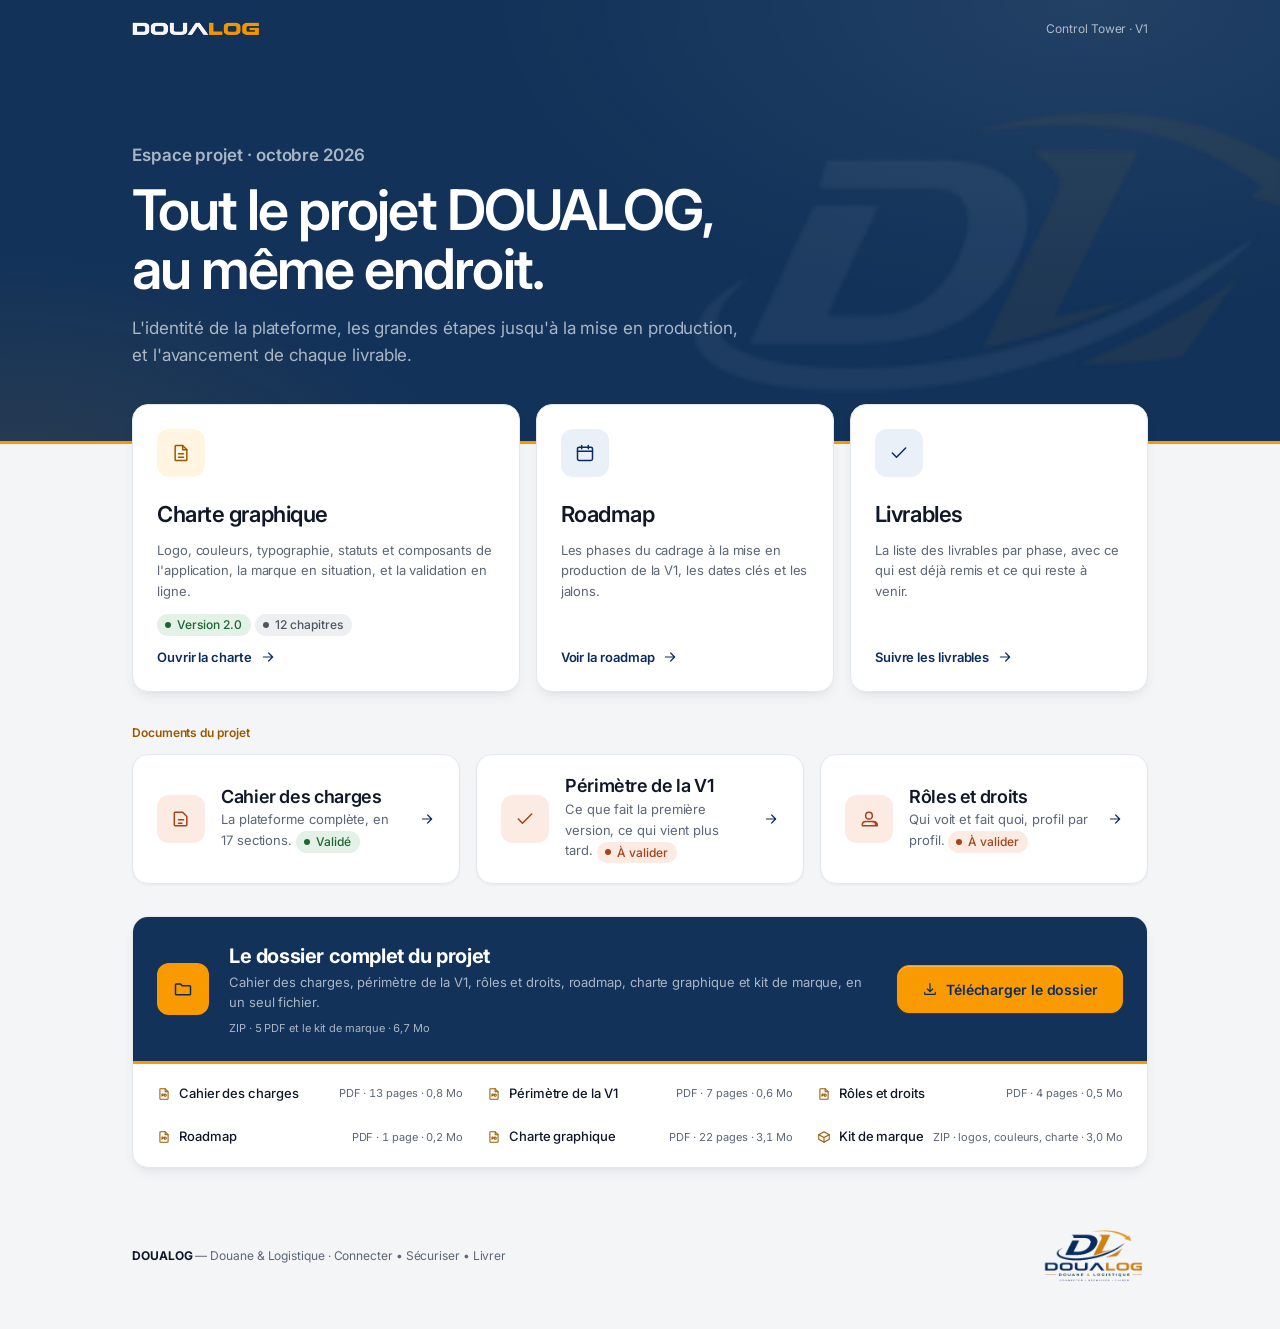
<file: index.html>
<!DOCTYPE html>
<html lang="fr">
<head>
<meta charset="UTF-8">
<meta name="viewport" content="width=device-width, initial-scale=1, viewport-fit=cover">
<title>Espace projet — DOUALOG</title>
<meta name="description" content="Espace projet DOUALOG Control Tower : charte graphique, roadmap, livrables et kit de marque.">
<link rel="icon" type="image/png" href="assets/img/favicon.png">
<link rel="stylesheet" href="assets/tokens.css">
<link rel="stylesheet" href="assets/components.css">
<script src="assets/icons.js"></script>
<style>
  /* Mise en page propre au portail (préfixe .pt-) */
  body { background: var(--bg-app); }
  .pt-hero {
    position: relative; overflow: hidden; isolation: isolate; color: var(--on-dark);
    background:
      radial-gradient(1000px 520px at 85% 0%, rgba(255, 255, 255, .07), transparent 60%),
      radial-gradient(800px 460px at 0% 120%, rgba(249, 154, 0, .12), transparent 60%),
      var(--bg-chrome);
    border-bottom: 3px solid var(--action-accent);
  }
  .pt-hero::after { content: ''; position: absolute; right: -4%; top: 10%; width: min(52vw, 640px); aspect-ratio: 1.55; background: url('assets/img/logo-monogramme-blanc-menu.png') center / contain no-repeat; opacity: .05; z-index: -1; }
  .pt-in { max-width: 1080px; margin: 0 auto; padding: 0 var(--sp-4); }
  @media (min-width: 760px) { .pt-in { padding-inline: var(--sp-8); } }
  .pt-bar { display: flex; justify-content: space-between; align-items: center; gap: var(--sp-3); padding-top: var(--sp-5); font-size: var(--fs-sm); color: var(--on-dark-muted); }
  .pt-bar img { width: 128px; }
  .pt-head { padding: 88px 0 72px; }
  .pt-kicker { font-size: var(--fs-sm); font-weight: var(--fw-semibold); color: var(--orange-500); }
  .pt-head h1 { margin-top: var(--sp-3); max-width: 18ch; color: var(--neutral-0); font-size: clamp(32px, 5vw, 56px); letter-spacing: -.035em; line-height: 1.05; }
  .pt-head p { margin-top: var(--sp-4); max-width: 56ch; color: var(--on-dark-muted); font-size: 17px; line-height: var(--lh-relaxed); }
  .pt-cards { display: grid; grid-template-columns: 1.3fr 1fr 1fr; gap: var(--sp-4); margin-top: -40px; position: relative; }
  @media (max-width: 860px) { .pt-cards { grid-template-columns: 1fr; } }
  .pt-card {
    display: flex; flex-direction: column; gap: var(--sp-3); padding: var(--sp-6); min-height: 260px;
    border-radius: var(--radius-xl); background: var(--bg-surface); border: var(--border-w) solid var(--border);
    box-shadow: var(--shadow-md); text-decoration: none; color: var(--text-secondary);
    transition: transform var(--dur-base) var(--ease-out), box-shadow var(--dur-base) var(--ease);
  }
  .pt-card:hover { transform: translateY(-3px); box-shadow: var(--shadow-lg); }
  .pt-card:active { transform: scale(.99); transition-duration: var(--dur-press); }
  .pt-card__icon { width: 48px; height: 48px; border-radius: var(--radius-lg); display: flex; align-items: center; justify-content: center; background: var(--action-active-bg); color: var(--navy-500); }
  .pt-card--main .pt-card__icon { background: var(--orange-50); color: var(--orange-700); }
  .pt-card h2 { margin-top: var(--sp-3); font-size: 22px; color: var(--text-strong); letter-spacing: var(--ls-title); }
  .pt-card p { line-height: var(--lh-relaxed); }
  .pt-card__go { margin-top: auto; display: inline-flex; align-items: center; gap: var(--sp-2); font-weight: var(--fw-semibold); color: var(--text-link); }
  .pt-card__go .c-icon { transition: transform var(--dur-base) var(--ease-out); }
  .pt-card:hover .pt-card__go .c-icon { transform: translateX(4px); }
  .pt-card__tags { display: flex; flex-wrap: wrap; gap: var(--sp-1); }
  .pt-valider { margin-top: var(--sp-8); }
  .pt-valider__cap { font-size: var(--fs-sm); font-weight: var(--fw-semibold); color: var(--orange-700); margin-bottom: var(--sp-3); }
  .pt-valider__row { display: grid; grid-template-columns: repeat(3, 1fr); gap: var(--sp-4); }
  .pt-card--ref .pt-card__icon { background: var(--status-success-bg); color: var(--status-success-fg); }
  @media (max-width: 1000px) { .pt-valider__row { grid-template-columns: 1fr 1fr; } }
  @media (max-width: 760px) { .pt-valider__row { grid-template-columns: 1fr; } }
  .pt-card--sm { flex-direction: row; align-items: center; min-height: 0; gap: var(--sp-4); padding: var(--sp-5) var(--sp-6); box-shadow: var(--shadow-xs); }
  .pt-card--sm h2 { margin: 0 0 2px; font-size: 18px; }
  .pt-card--sm .pt-card__go { margin: 0 0 0 auto; }
  .pt-card--sm .pt-card__icon { background: var(--status-warning-bg); color: var(--status-warning-fg); flex-shrink: 0; }
  .pt-dl { margin-top: var(--sp-8); border-radius: var(--radius-xl); background: var(--bg-surface); border: var(--border-w) solid var(--border); box-shadow: var(--shadow-md); overflow: hidden; }
  .pt-dl__main { display: grid; grid-template-columns: auto 1fr auto; align-items: center; gap: var(--sp-5); padding: var(--sp-6); background: var(--bg-chrome); color: var(--on-dark-muted); border-bottom: 3px solid var(--action-accent); }
  @media (max-width: 760px) { .pt-dl__main { grid-template-columns: 1fr; } }
  .pt-dl__icon { width: 52px; height: 52px; border-radius: var(--radius-lg); display: flex; align-items: center; justify-content: center; background: var(--action-primary); color: var(--navy-500); }
  .pt-dl__main b { display: block; color: var(--neutral-0); font-size: 20px; letter-spacing: var(--ls-title); }
  .pt-dl__main > div > span { display: block; margin-top: 2px; font-size: var(--fs-md); line-height: var(--lh-normal); }
  .pt-dl__main small { display: block; margin-top: var(--sp-2); font-size: var(--fs-xs); font-variant-numeric: tabular-nums; }
  .pt-dl__list { list-style: none; margin: 0; padding: var(--sp-2) var(--sp-3); display: grid; grid-template-columns: repeat(3, 1fr); }
  @media (max-width: 860px) { .pt-dl__list { grid-template-columns: 1fr 1fr; } }
  @media (max-width: 560px) { .pt-dl__list { grid-template-columns: 1fr; } }
  .pt-dl__list a { display: flex; align-items: center; gap: var(--sp-2); padding: var(--sp-3); border-radius: var(--radius-md); text-decoration: none; color: var(--text-strong); font-weight: var(--fw-medium); font-size: var(--fs-md); transition: background var(--dur-fast) var(--ease); }
  .pt-dl__list a:hover { background: var(--bg-subtle); }
  .pt-dl__list .c-icon { color: var(--orange-700); }
  .pt-dl__list small { margin-left: auto; font-size: var(--fs-xs); font-weight: var(--fw-regular); color: var(--text-secondary); font-variant-numeric: tabular-nums; white-space: nowrap; }
  .pt-foot { display: flex; justify-content: space-between; align-items: center; gap: var(--sp-4); flex-wrap: wrap; padding: var(--sp-12) 0 var(--sp-8); font-size: var(--fs-sm); color: var(--text-secondary); }
  .pt-foot img { width: 110px; }
  @keyframes pt-rise { from { opacity: 0; transform: translateY(12px); } to { opacity: 1; transform: none; } }
  .pt-head > *, .pt-card, .pt-dl { animation: pt-rise 600ms var(--ease-out) both; }
  .pt-head > :nth-child(2) { animation-delay: 80ms; } .pt-head > :nth-child(3) { animation-delay: 160ms; }
  .pt-card:nth-child(1) { animation-delay: 220ms; } .pt-card:nth-child(2) { animation-delay: 290ms; } .pt-card:nth-child(3) { animation-delay: 360ms; }
  .pt-dl { animation-delay: 440ms; }
  @media (prefers-reduced-motion: reduce) { .pt-head > *, .pt-card, .pt-dl { animation: none; } }
</style>
</head>
<body>

<header class="pt-hero">
  <div class="pt-in">
    <div class="pt-bar"><img src="assets/img/logo-blanc-menu.png" alt="DOUALOG"><span>Control Tower · V1</span></div>
    <div class="pt-head">
      <p class="pt-kicker">Espace projet · octobre 2026</p>
      <h1>Tout le projet DOUALOG, au même endroit.</h1>
      <p>L'identité de la plateforme, les grandes étapes jusqu'à la mise en production, et l'avancement de chaque livrable.</p>
    </div>
  </div>
</header>

<main class="pt-in">
  <div class="pt-cards">
    <a class="pt-card pt-card--main" href="charte.html">
      <span class="pt-card__icon"><svg class="c-icon c-icon--lg" aria-hidden="true"><use href="#i-document"></use></svg></span>
      <h2>Charte graphique</h2>
      <p>Logo, couleurs, typographie, statuts et composants de l'application, la marque en situation, et la validation en ligne.</p>
      <span class="pt-card__tags"><span class="c-badge c-badge--success">Version 2.0</span><span class="c-badge c-badge--neutral">12 chapitres</span></span>
      <span class="pt-card__go">Ouvrir la charte<svg class="c-icon" aria-hidden="true"><use href="#i-arrow-right"></use></svg></span>
    </a>
    <a class="pt-card" href="roadmap_doualog.html">
      <span class="pt-card__icon"><svg class="c-icon c-icon--lg" aria-hidden="true"><use href="#i-calendar"></use></svg></span>
      <h2>Roadmap</h2>
      <p>Les phases du cadrage à la mise en production de la V1, les dates clés et les jalons.</p>
      <span class="pt-card__go">Voir la roadmap<svg class="c-icon" aria-hidden="true"><use href="#i-arrow-right"></use></svg></span>
    </a>
    <a class="pt-card" href="livrables_doualog.html">
      <span class="pt-card__icon"><svg class="c-icon c-icon--lg" aria-hidden="true"><use href="#i-check"></use></svg></span>
      <h2>Livrables</h2>
      <p>La liste des livrables par phase, avec ce qui est déjà remis et ce qui reste à venir.</p>
      <span class="pt-card__go">Suivre les livrables<svg class="c-icon" aria-hidden="true"><use href="#i-arrow-right"></use></svg></span>
    </a>
  </div>

  <div class="pt-valider">
    <p class="pt-valider__cap">Documents du projet</p>
    <div class="pt-valider__row">
      <a class="pt-card pt-card--sm pt-card--ref" href="cahier-des-charges.html">
        <span class="pt-card__icon"><svg class="c-icon c-icon--lg" aria-hidden="true"><use href="#i-rapport"></use></svg></span>
        <div><h2>Cahier des charges</h2><p>La plateforme complète, en 17 sections. <span class="c-badge c-badge--success">Validé</span></p></div>
        <span class="pt-card__go"><svg class="c-icon" aria-hidden="true"><use href="#i-arrow-right"></use></svg></span>
      </a>
      <a class="pt-card pt-card--sm" href="perimetre-v1.html">
        <span class="pt-card__icon"><svg class="c-icon c-icon--lg" aria-hidden="true"><use href="#i-check"></use></svg></span>
        <div><h2>Périmètre de la V1</h2><p>Ce que fait la première version, ce qui vient plus tard. <span class="c-badge c-badge--warning">À valider</span></p></div>
        <span class="pt-card__go"><svg class="c-icon" aria-hidden="true"><use href="#i-arrow-right"></use></svg></span>
      </a>
      <a class="pt-card pt-card--sm" href="roles-droits.html">
        <span class="pt-card__icon"><svg class="c-icon c-icon--lg" aria-hidden="true"><use href="#i-clients"></use></svg></span>
        <div><h2>Rôles et droits</h2><p>Qui voit et fait quoi, profil par profil. <span class="c-badge c-badge--warning">À valider</span></p></div>
        <span class="pt-card__go"><svg class="c-icon" aria-hidden="true"><use href="#i-arrow-right"></use></svg></span>
      </a>
    </div>
  </div>

  <div class="pt-dl">
    <div class="pt-dl__main">
      <span class="pt-dl__icon"><svg class="c-icon c-icon--lg" aria-hidden="true"><use href="#i-dossiers"></use></svg></span>
      <div><b>Le dossier complet du projet</b><span>Cahier des charges, périmètre de la V1, rôles et droits, roadmap, charte graphique et kit de marque, en un seul fichier.</span><small data-meta="dossier">ZIP · 5 PDF et le kit de marque · 6,7 Mo</small></div>
      <a class="c-btn c-btn--primary c-btn--lg" href="documents/DOUALOG_Dossier-projet.zip" download><svg class="c-icon" aria-hidden="true"><use href="#i-download"></use></svg>Télécharger le dossier</a>
    </div>
    <ul class="pt-dl__list">
      <li><a href="documents/DOUALOG_Cahier-des-charges_v1.0.pdf" download><svg class="c-icon c-icon--sm" aria-hidden="true"><use href="#i-pdf"></use></svg>Cahier des charges<small data-meta="cdc">PDF · 13 pages · 0,8 Mo</small></a></li>
      <li><a href="documents/DOUALOG_Perimetre-V1_v1.0.pdf" download><svg class="c-icon c-icon--sm" aria-hidden="true"><use href="#i-pdf"></use></svg>Périmètre de la V1<small data-meta="perimetre">PDF · 7 pages · 0,6 Mo</small></a></li>
      <li><a href="documents/DOUALOG_Roles-et-droits_v1.0.pdf" download><svg class="c-icon c-icon--sm" aria-hidden="true"><use href="#i-pdf"></use></svg>Rôles et droits<small data-meta="roles">PDF · 4 pages · 0,5 Mo</small></a></li>
      <li><a href="documents/DOUALOG_Roadmap.pdf" download><svg class="c-icon c-icon--sm" aria-hidden="true"><use href="#i-pdf"></use></svg>Roadmap<small data-meta="roadmap">PDF · 1 page · 0,2 Mo</small></a></li>
      <li><a href="documents/DOUALOG_Charte-graphique_v2.0.pdf" download><svg class="c-icon c-icon--sm" aria-hidden="true"><use href="#i-pdf"></use></svg>Charte graphique<small data-meta="pdf">PDF · 22 pages · 3,1 Mo</small></a></li>
      <li><a href="documents/DOUALOG_Kit-de-marque_v2.0.zip" download><svg class="c-icon c-icon--sm" aria-hidden="true"><use href="#i-package"></use></svg>Kit de marque<small data-meta="kit">ZIP · logos, couleurs, charte · 3,0 Mo</small></a></li>
    </ul>
  </div>

  <footer class="pt-foot">
    <span><b style="color:var(--text-strong)">DOUALOG</b> — Douane &amp; Logistique · Connecter • Sécuriser • Livrer</span>
    <img src="assets/img/logo.png" alt="DOUALOG">
  </footer>
</main>

</body>
</html>
</file>
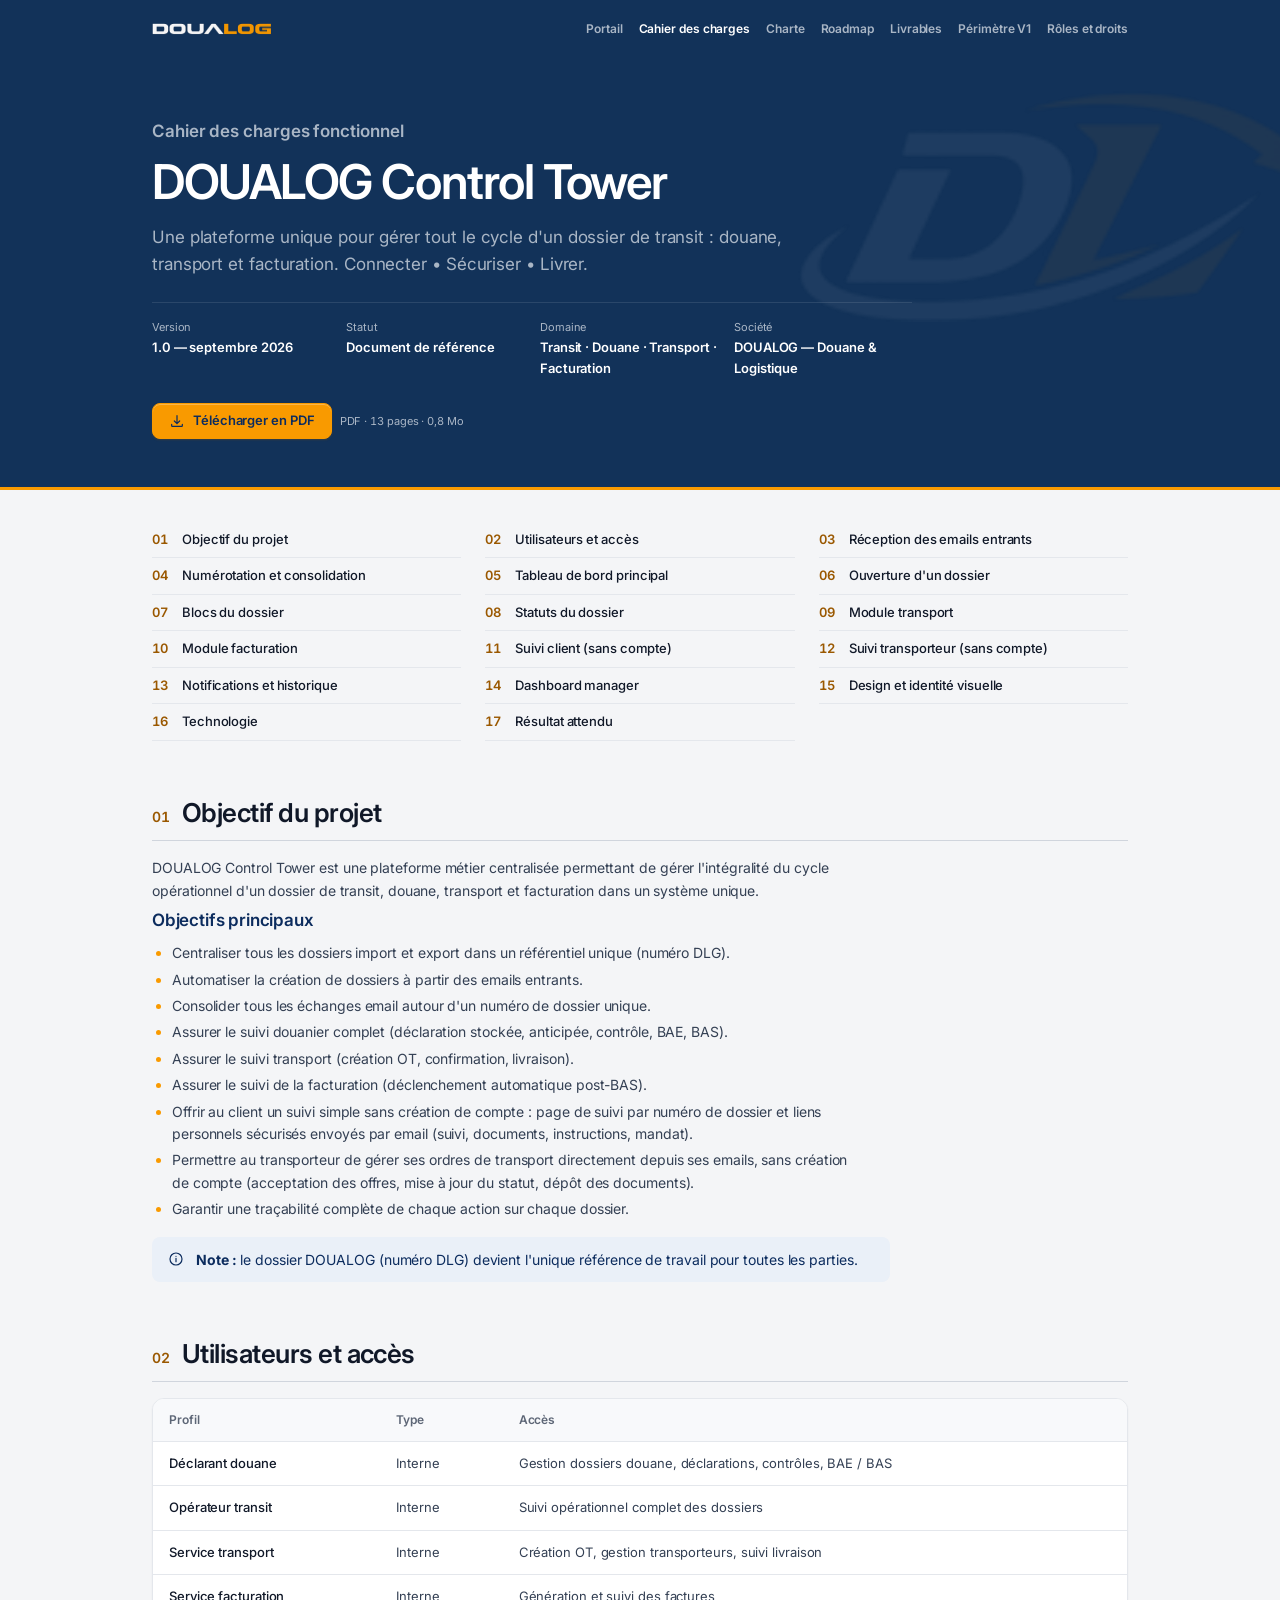
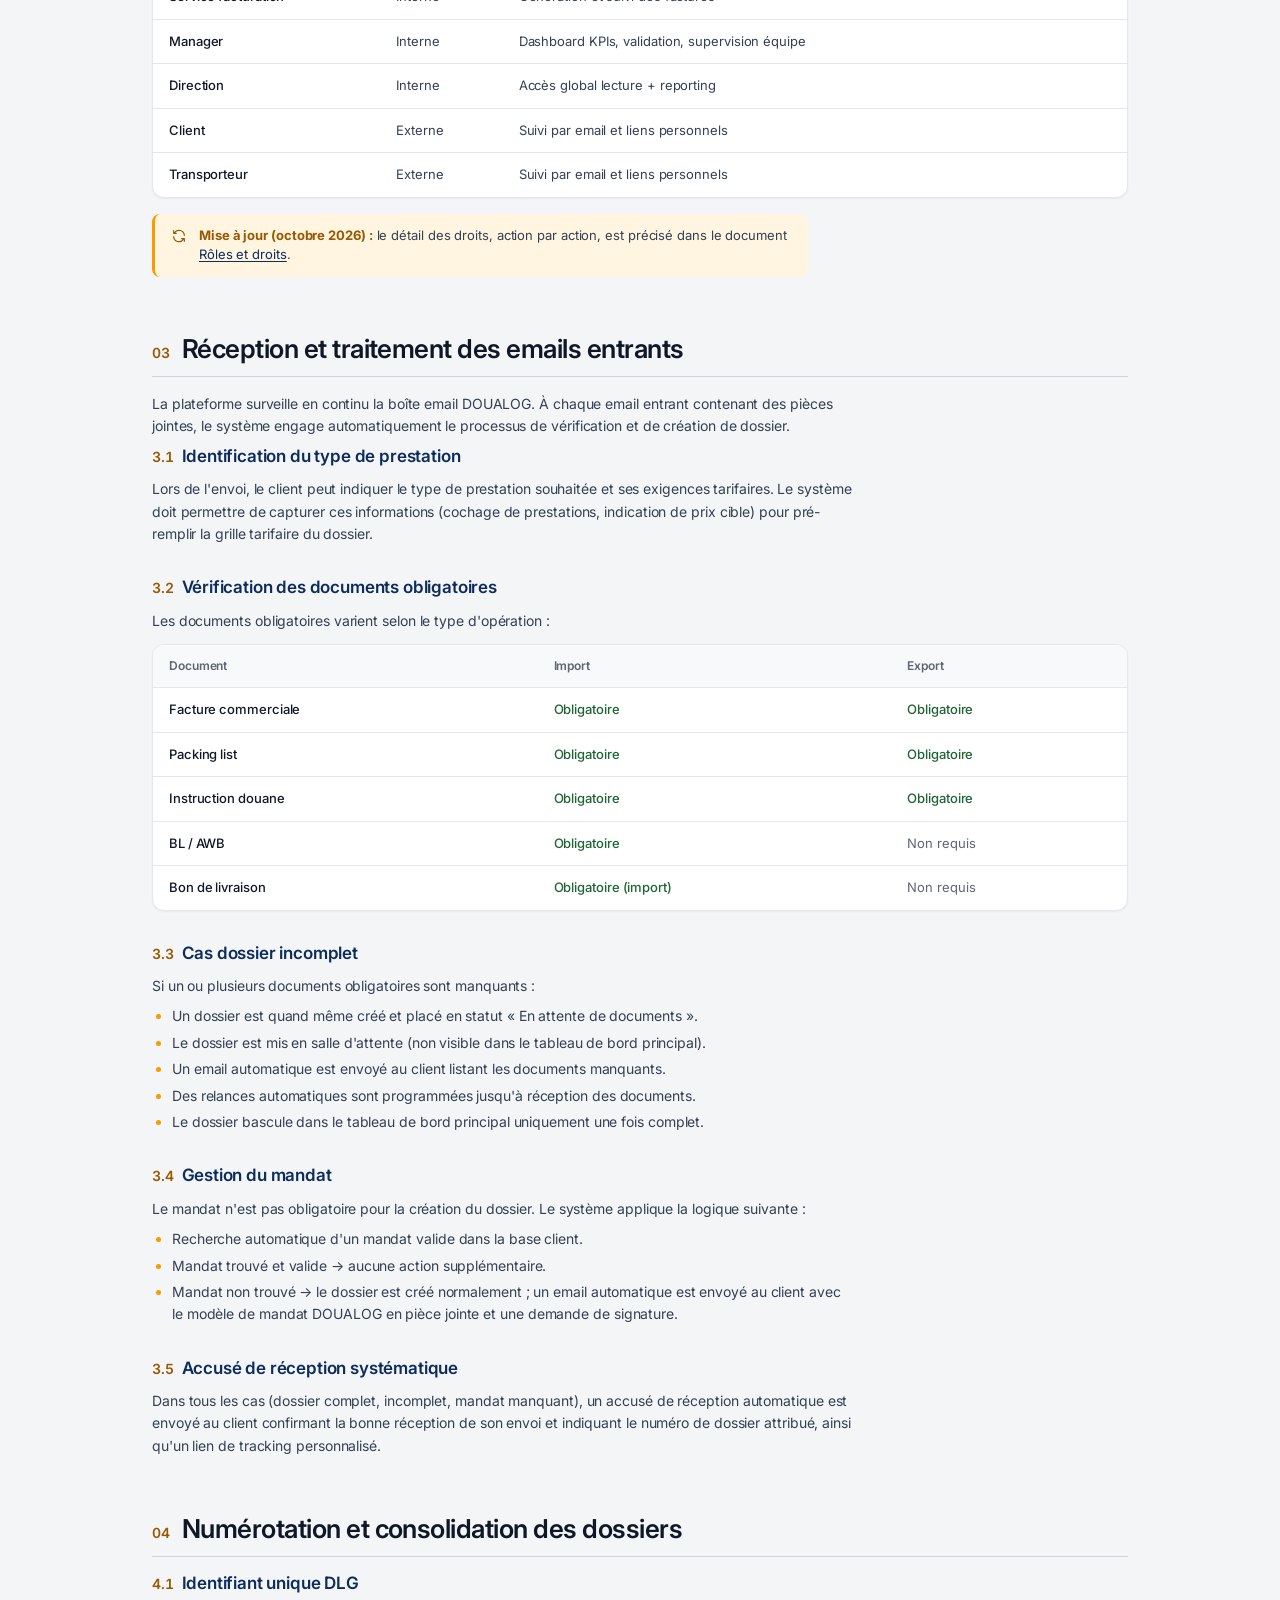
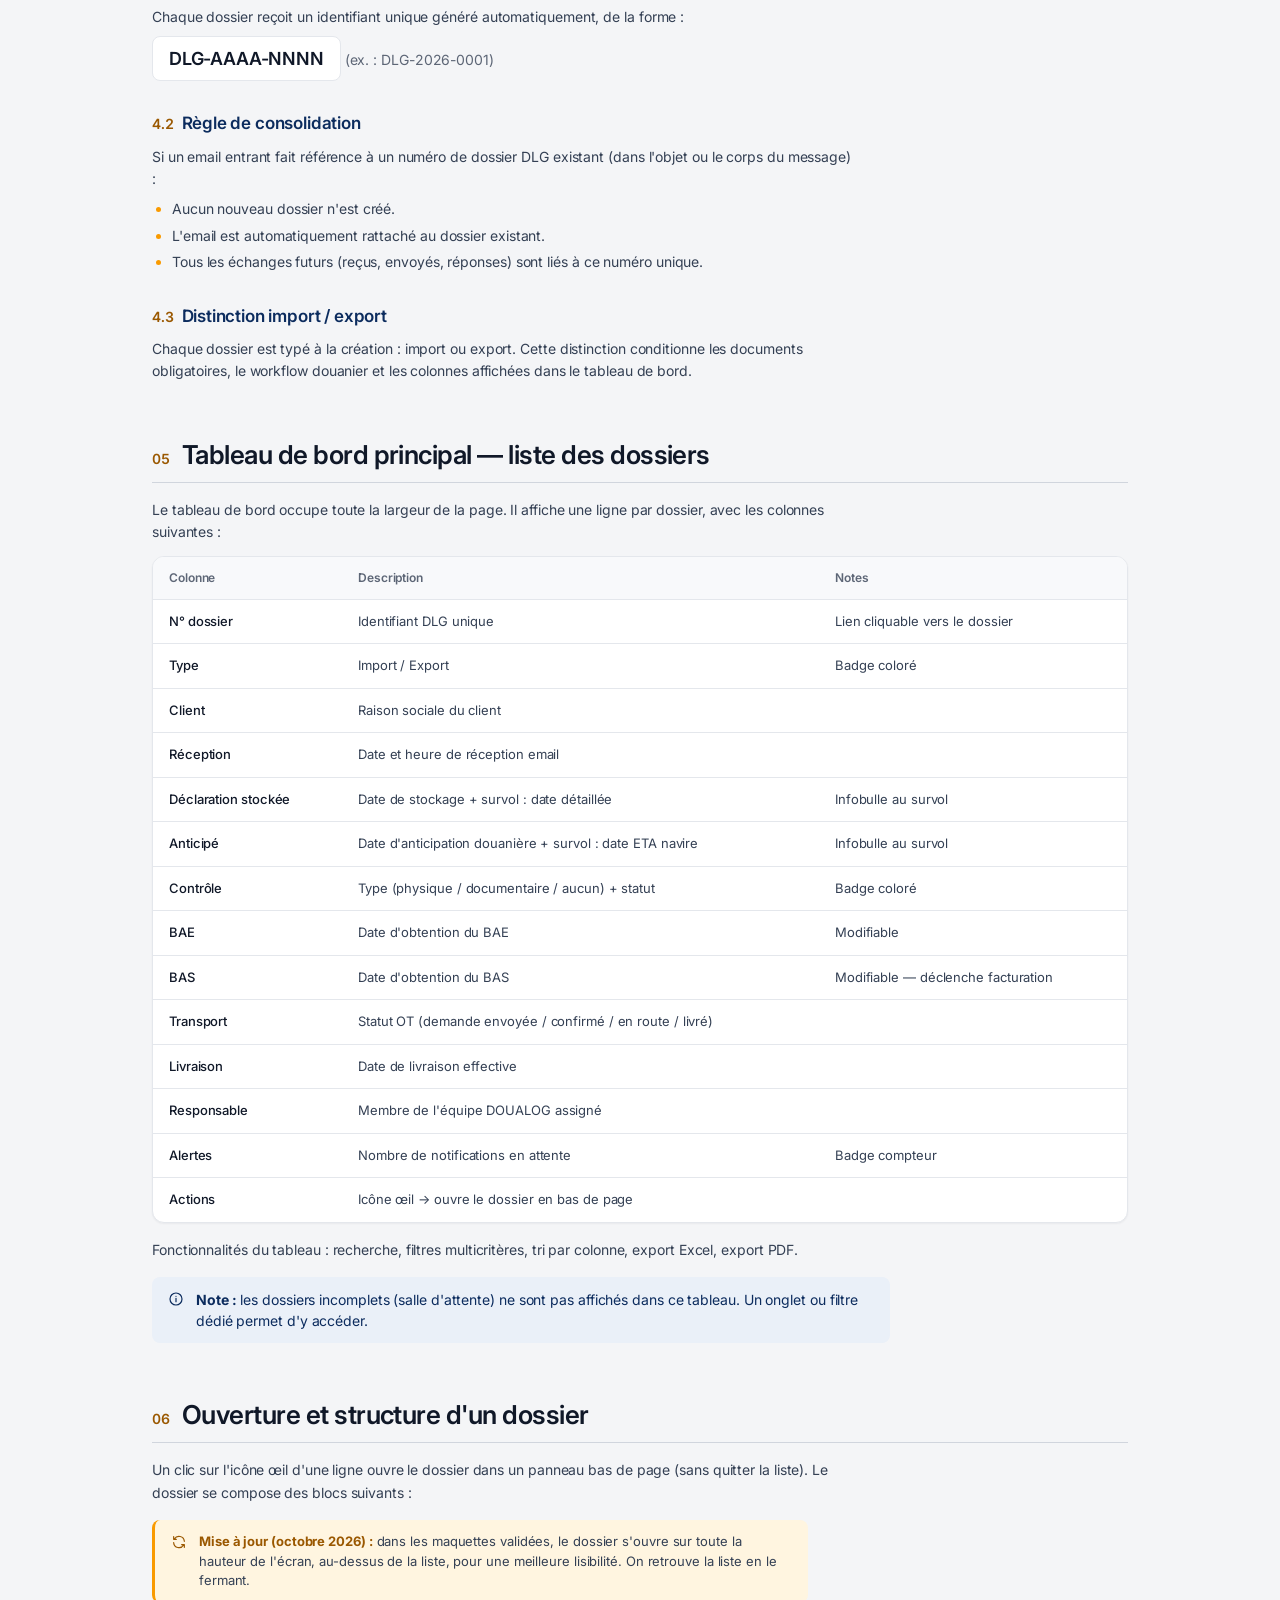
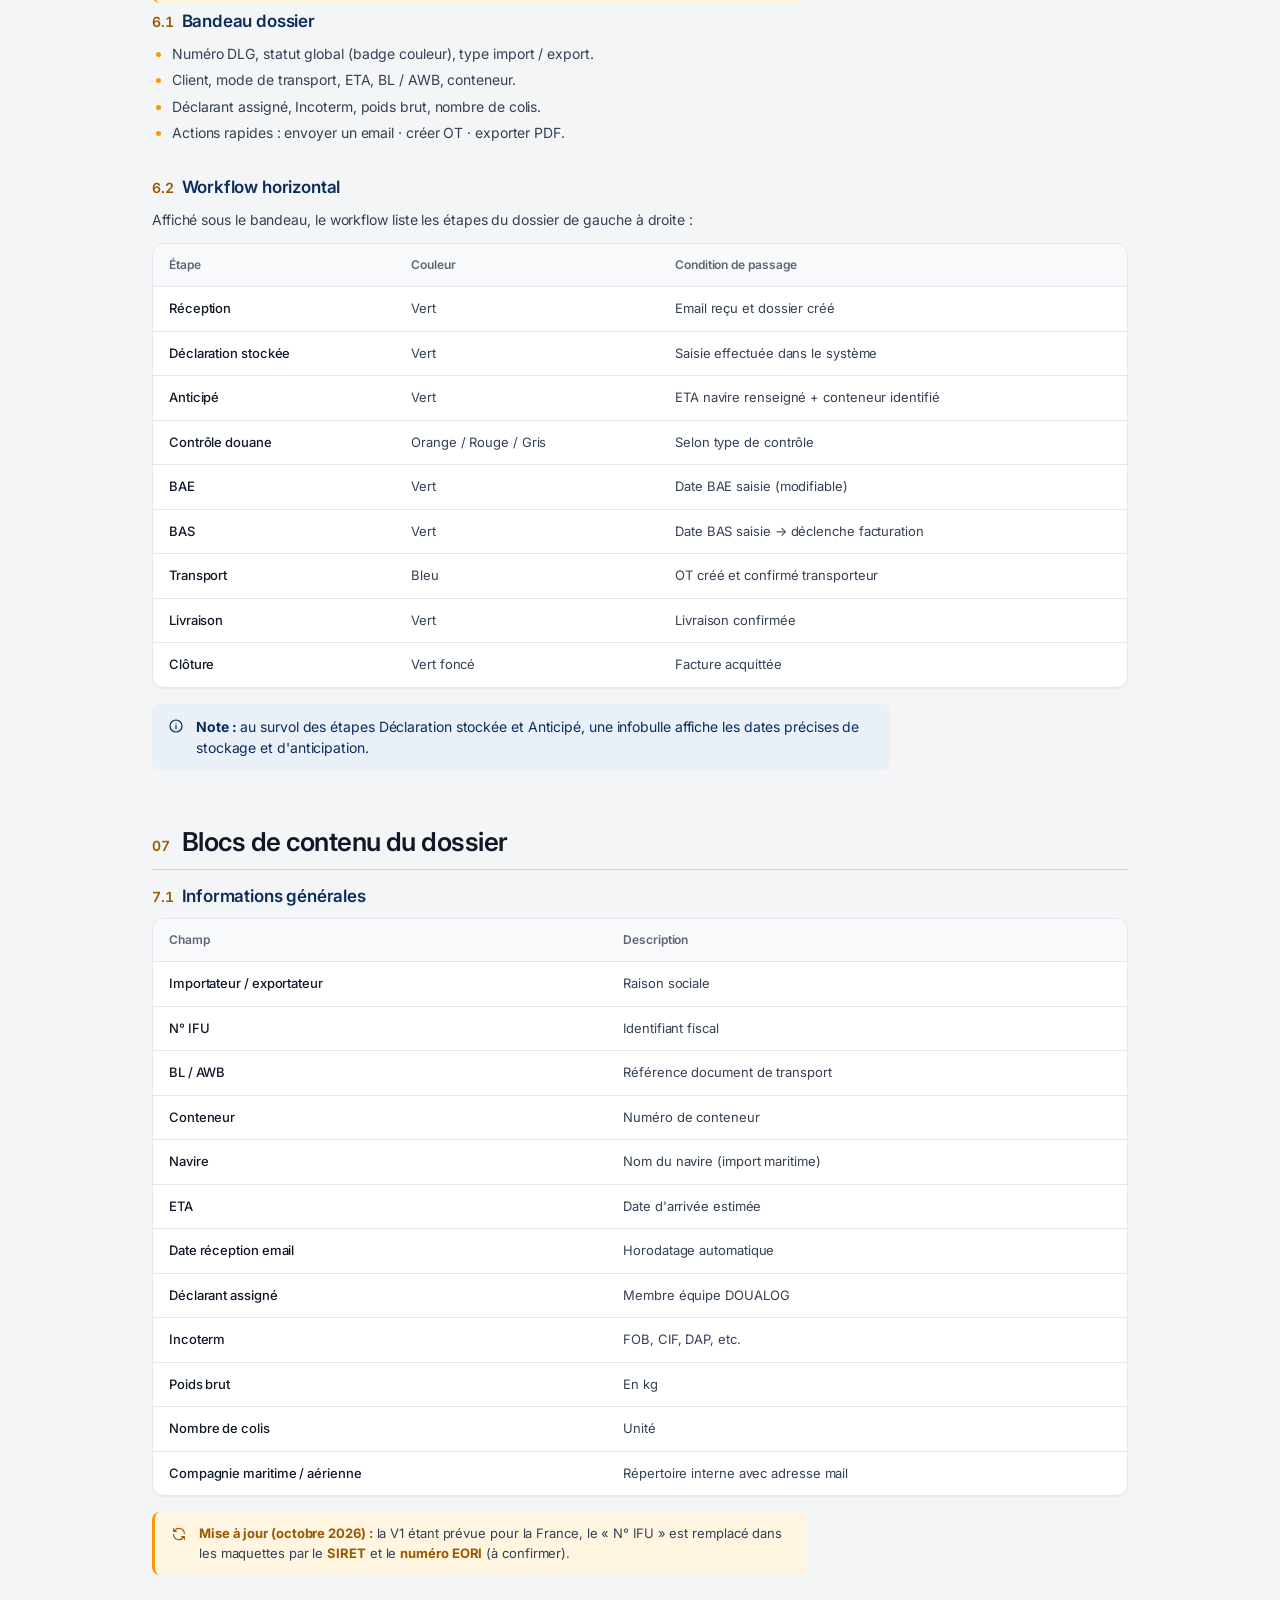
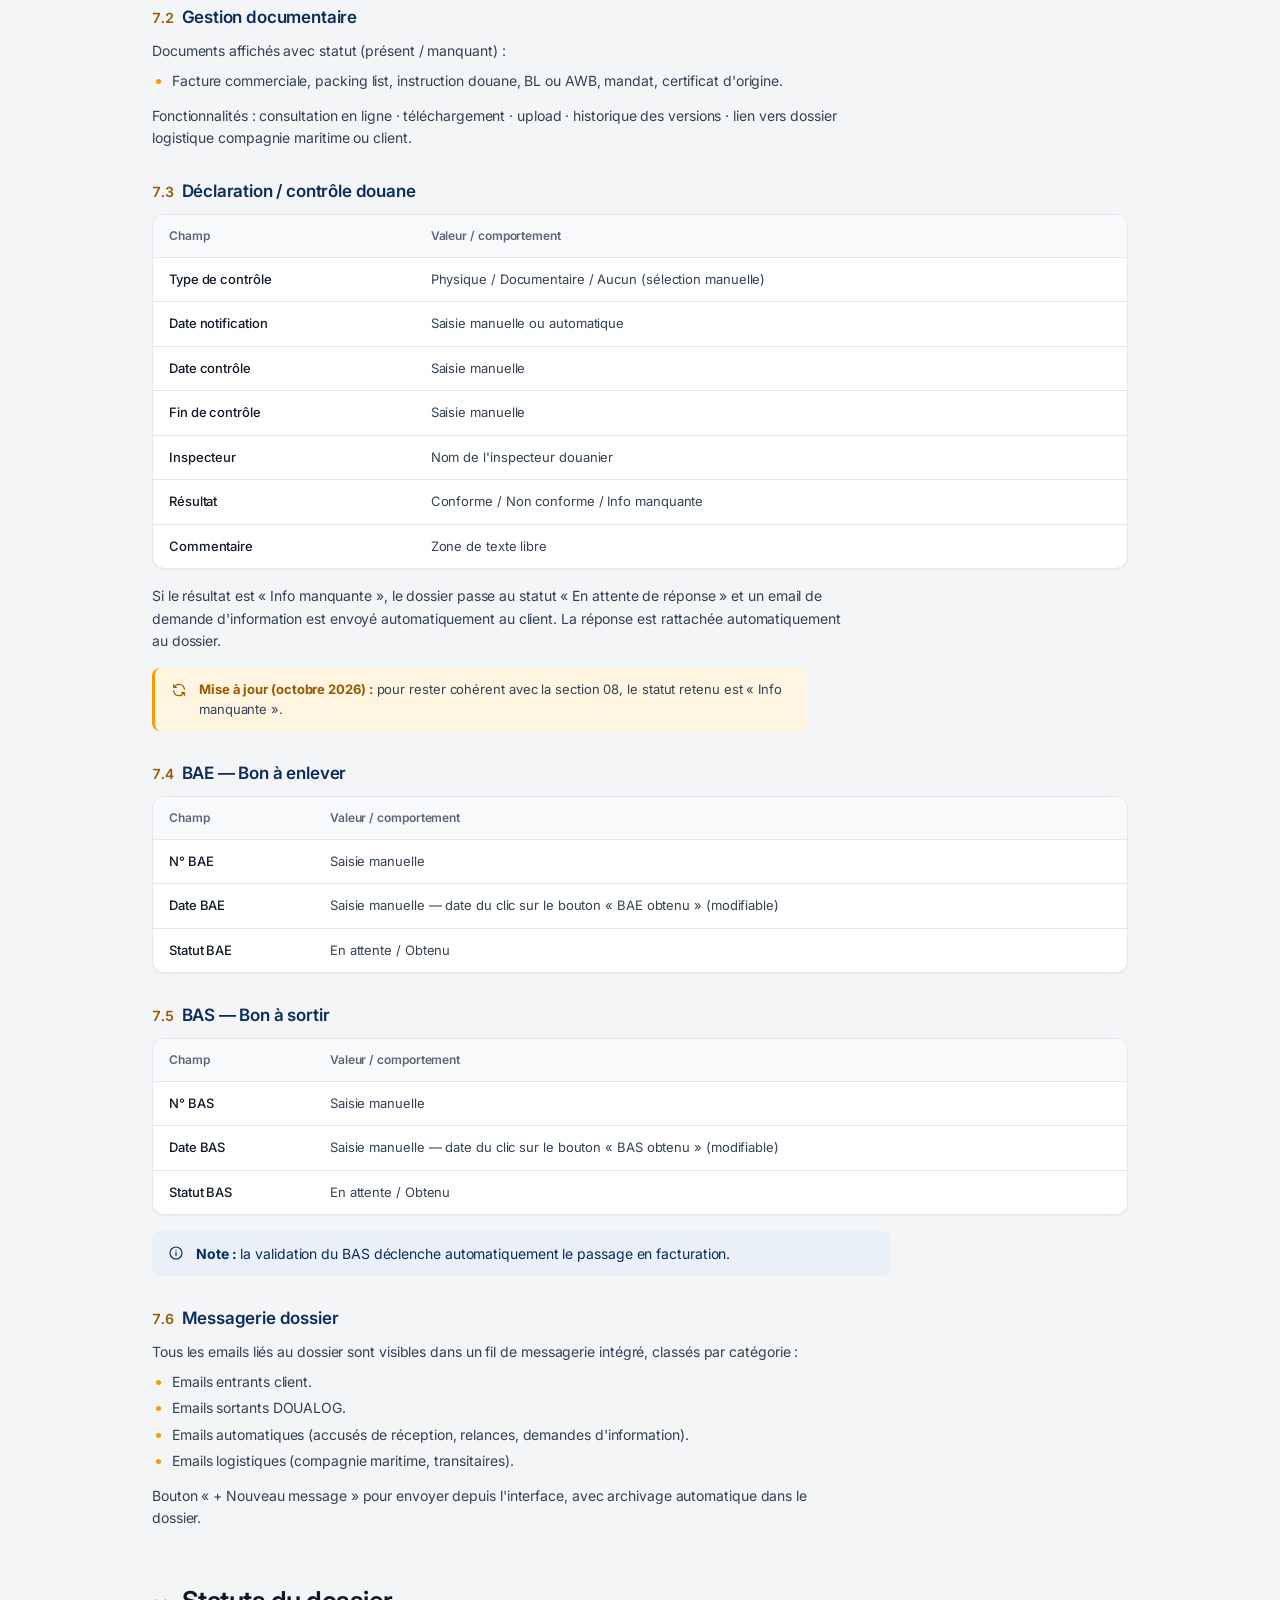
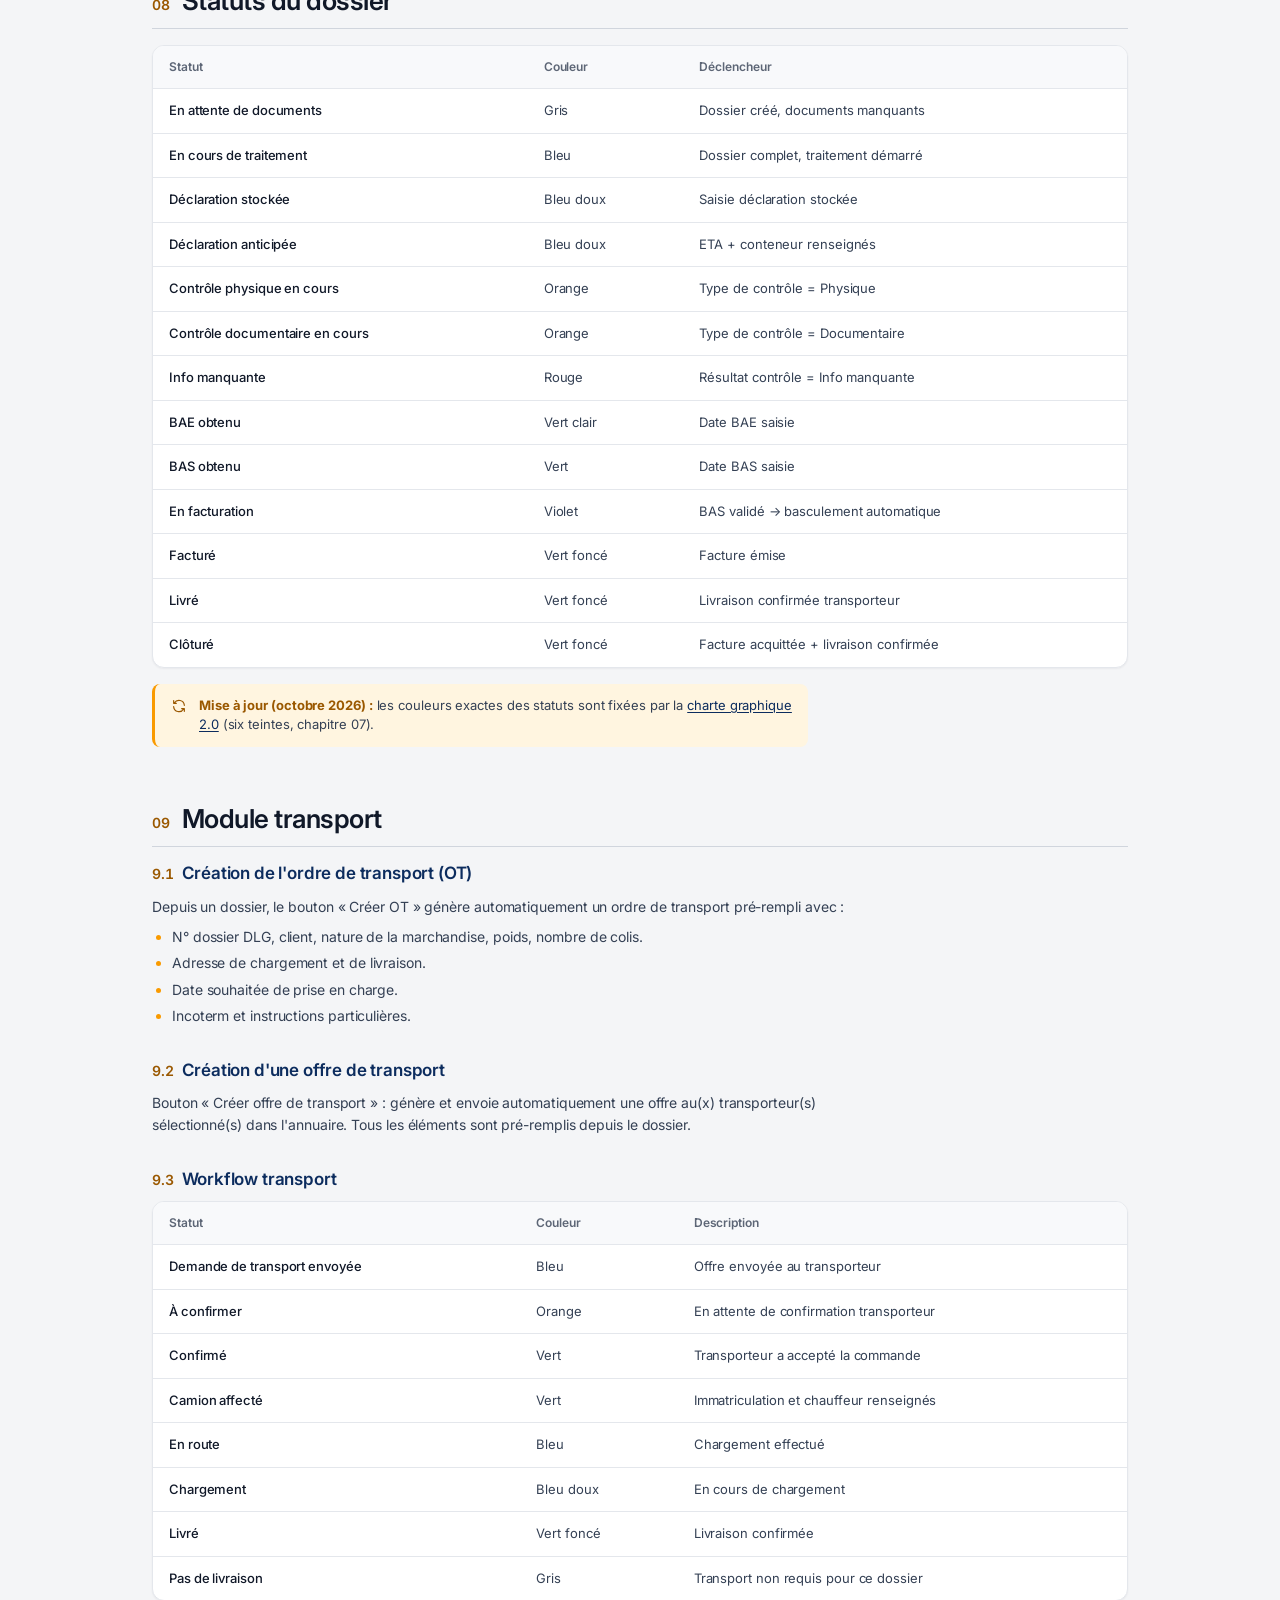
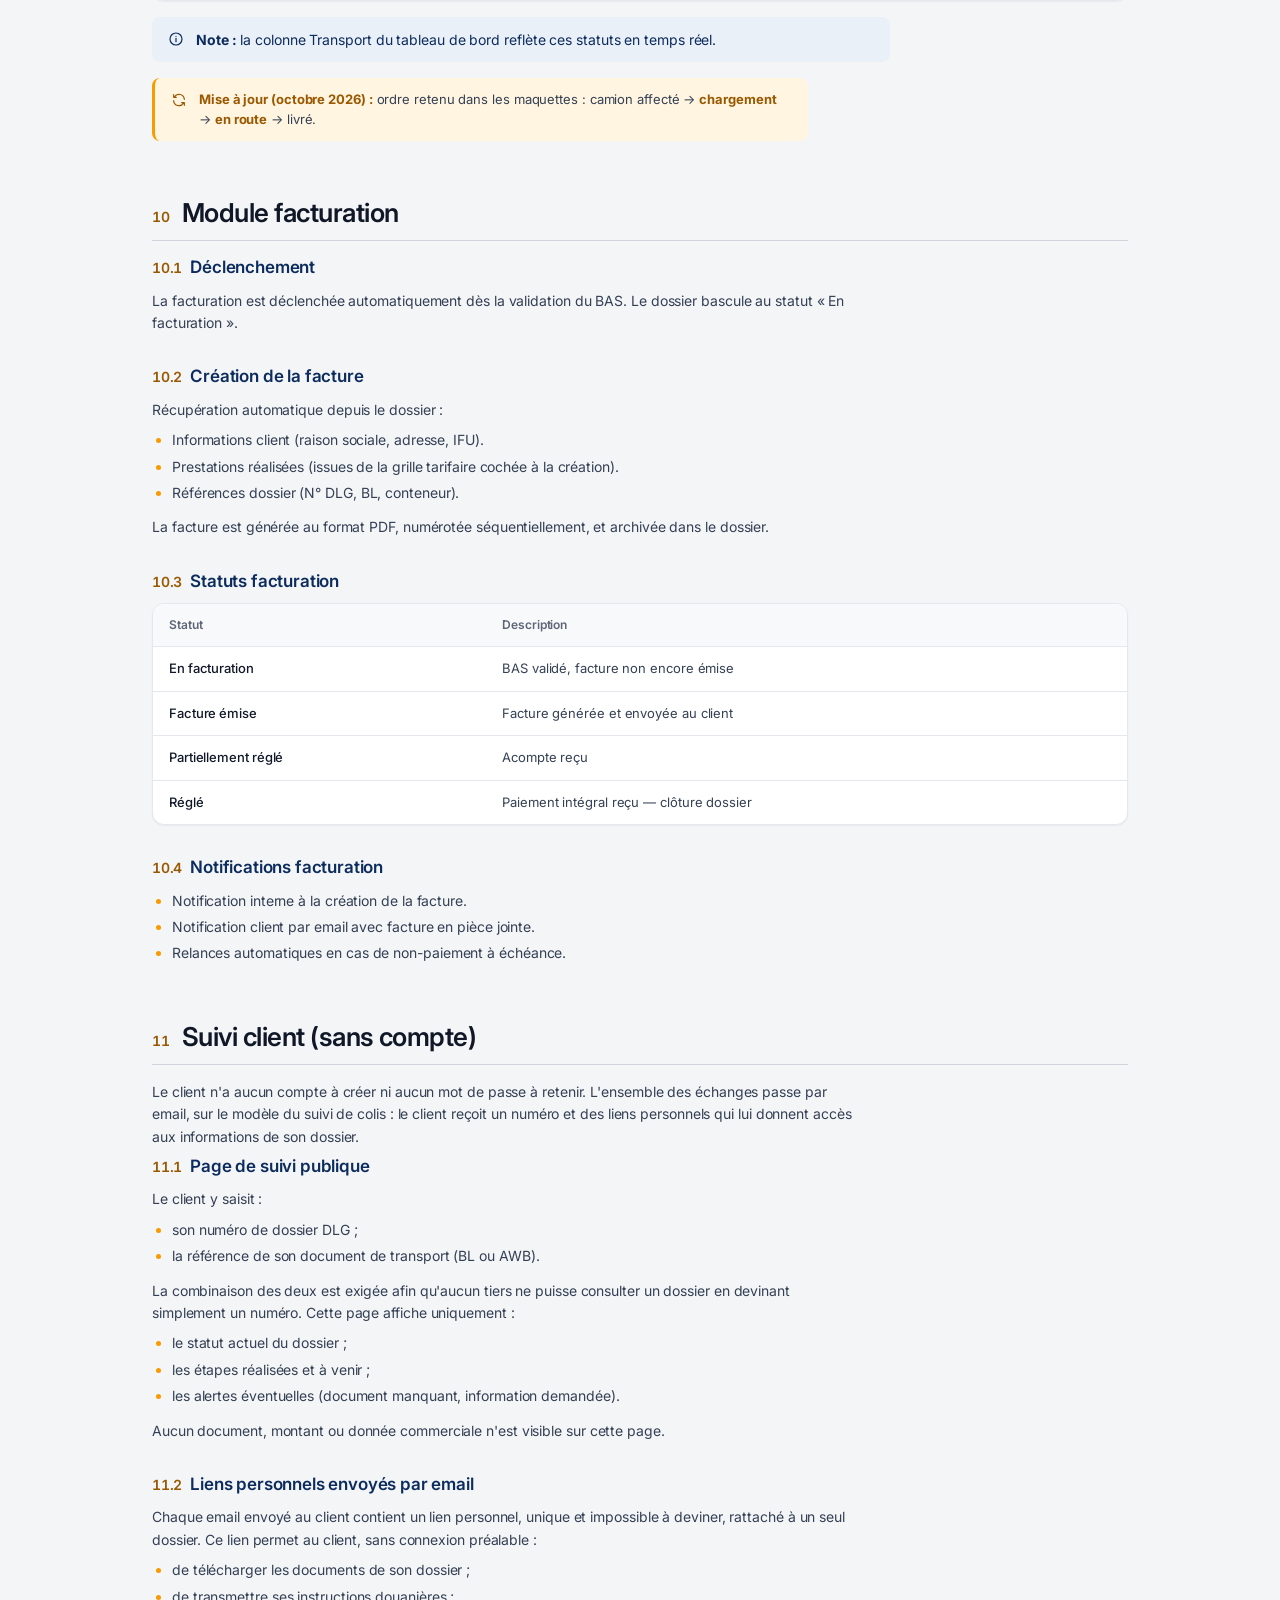
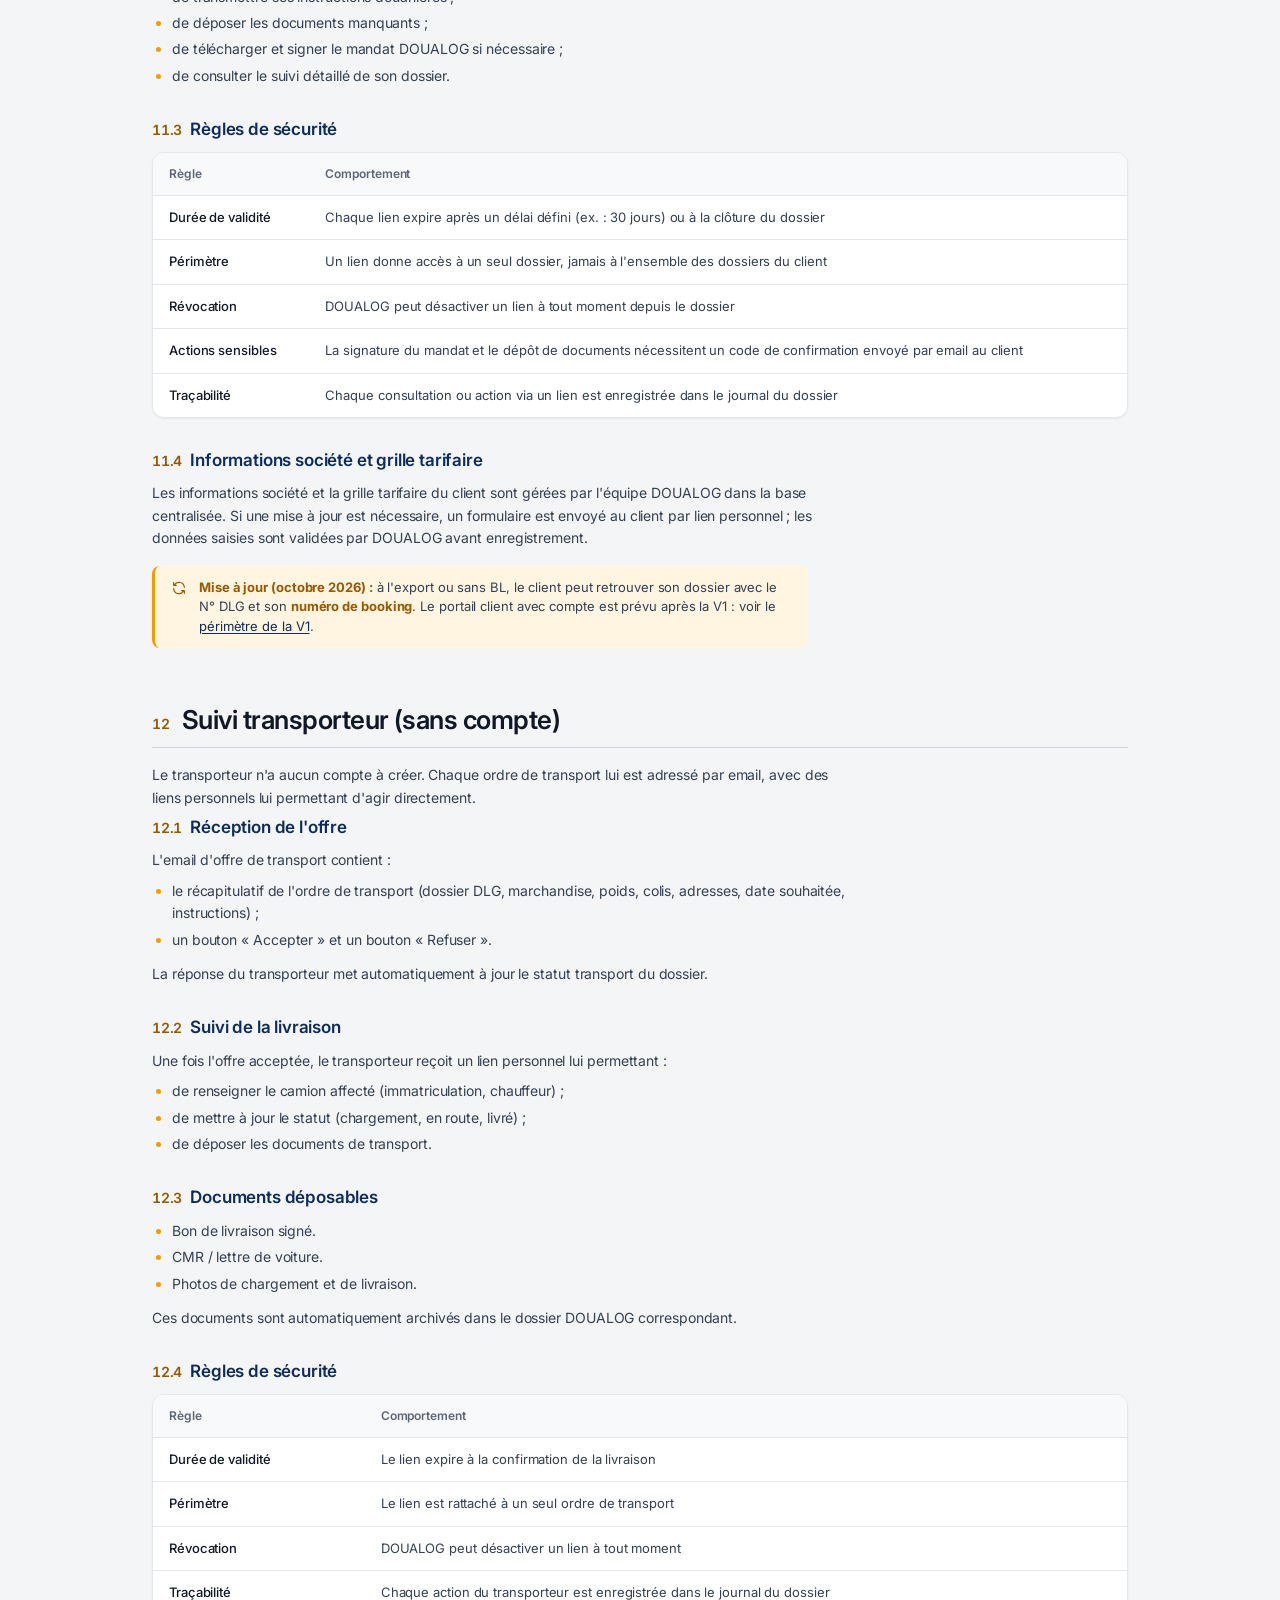
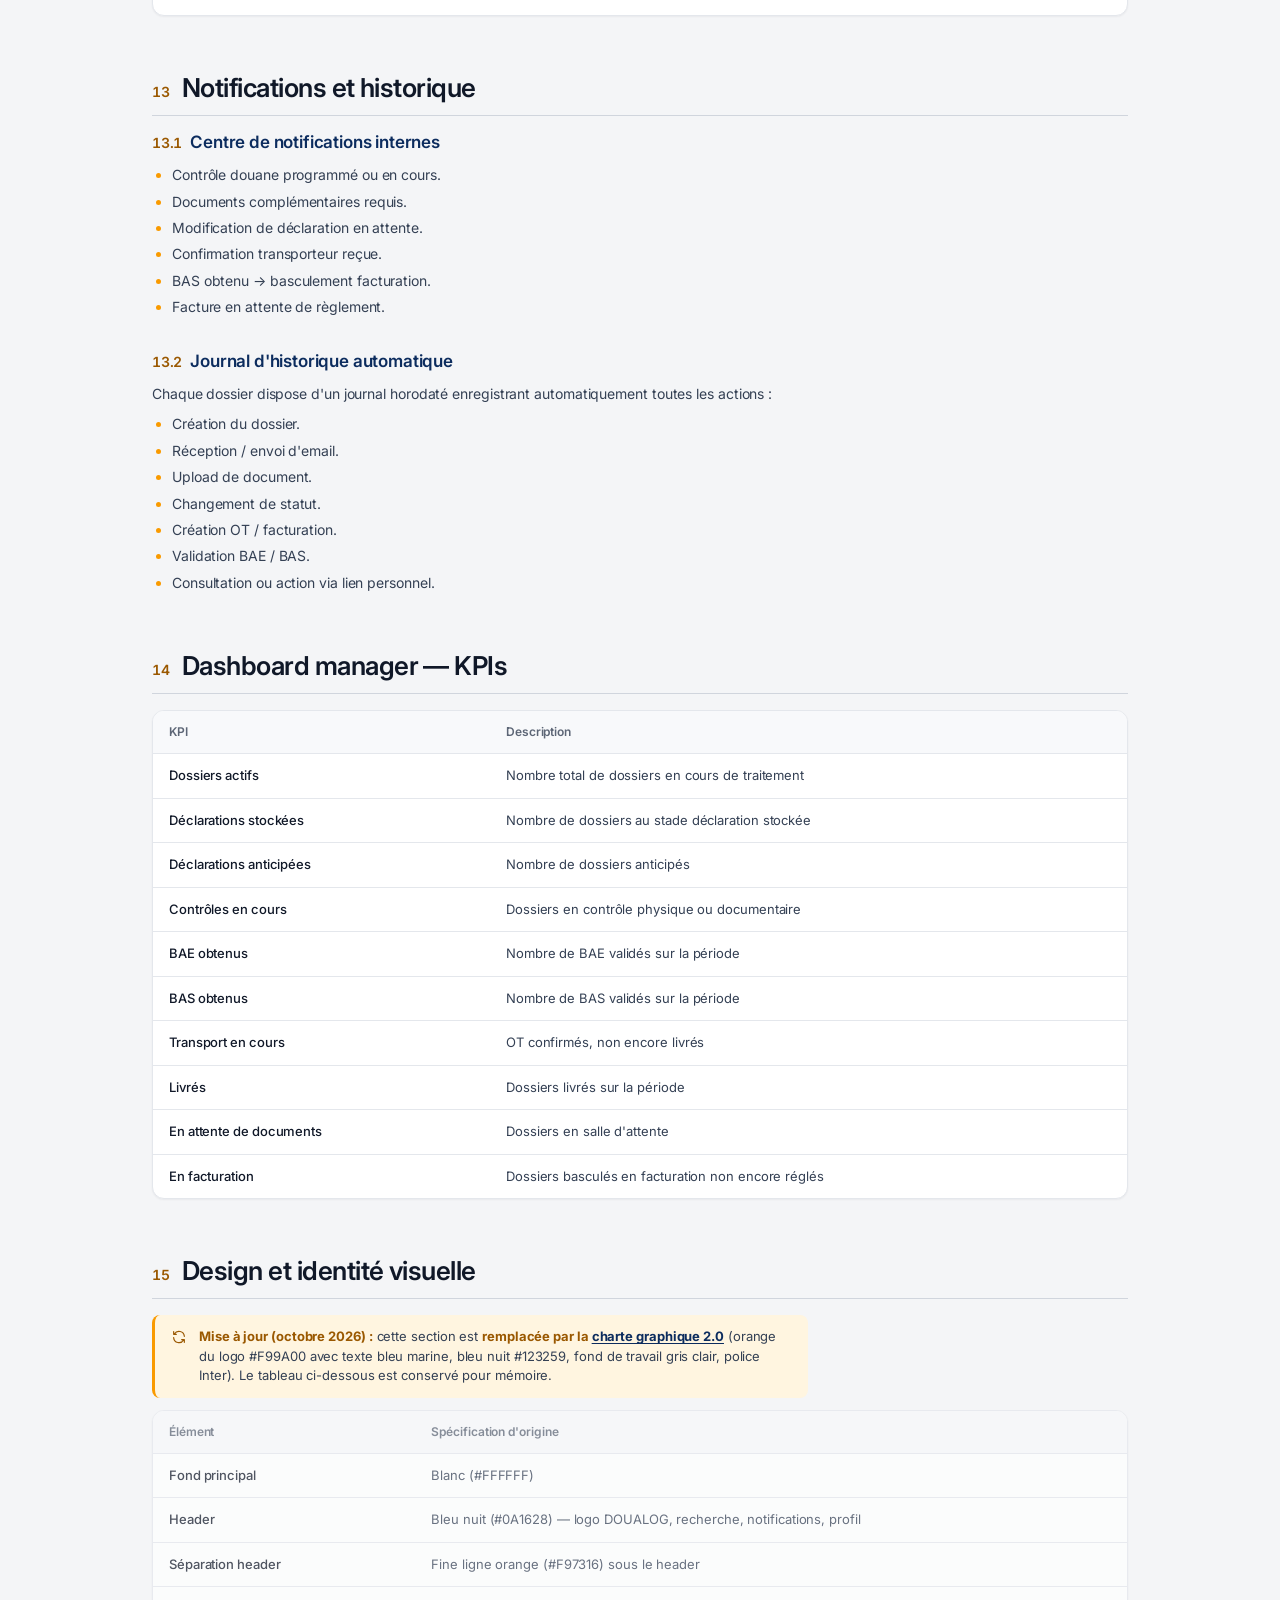
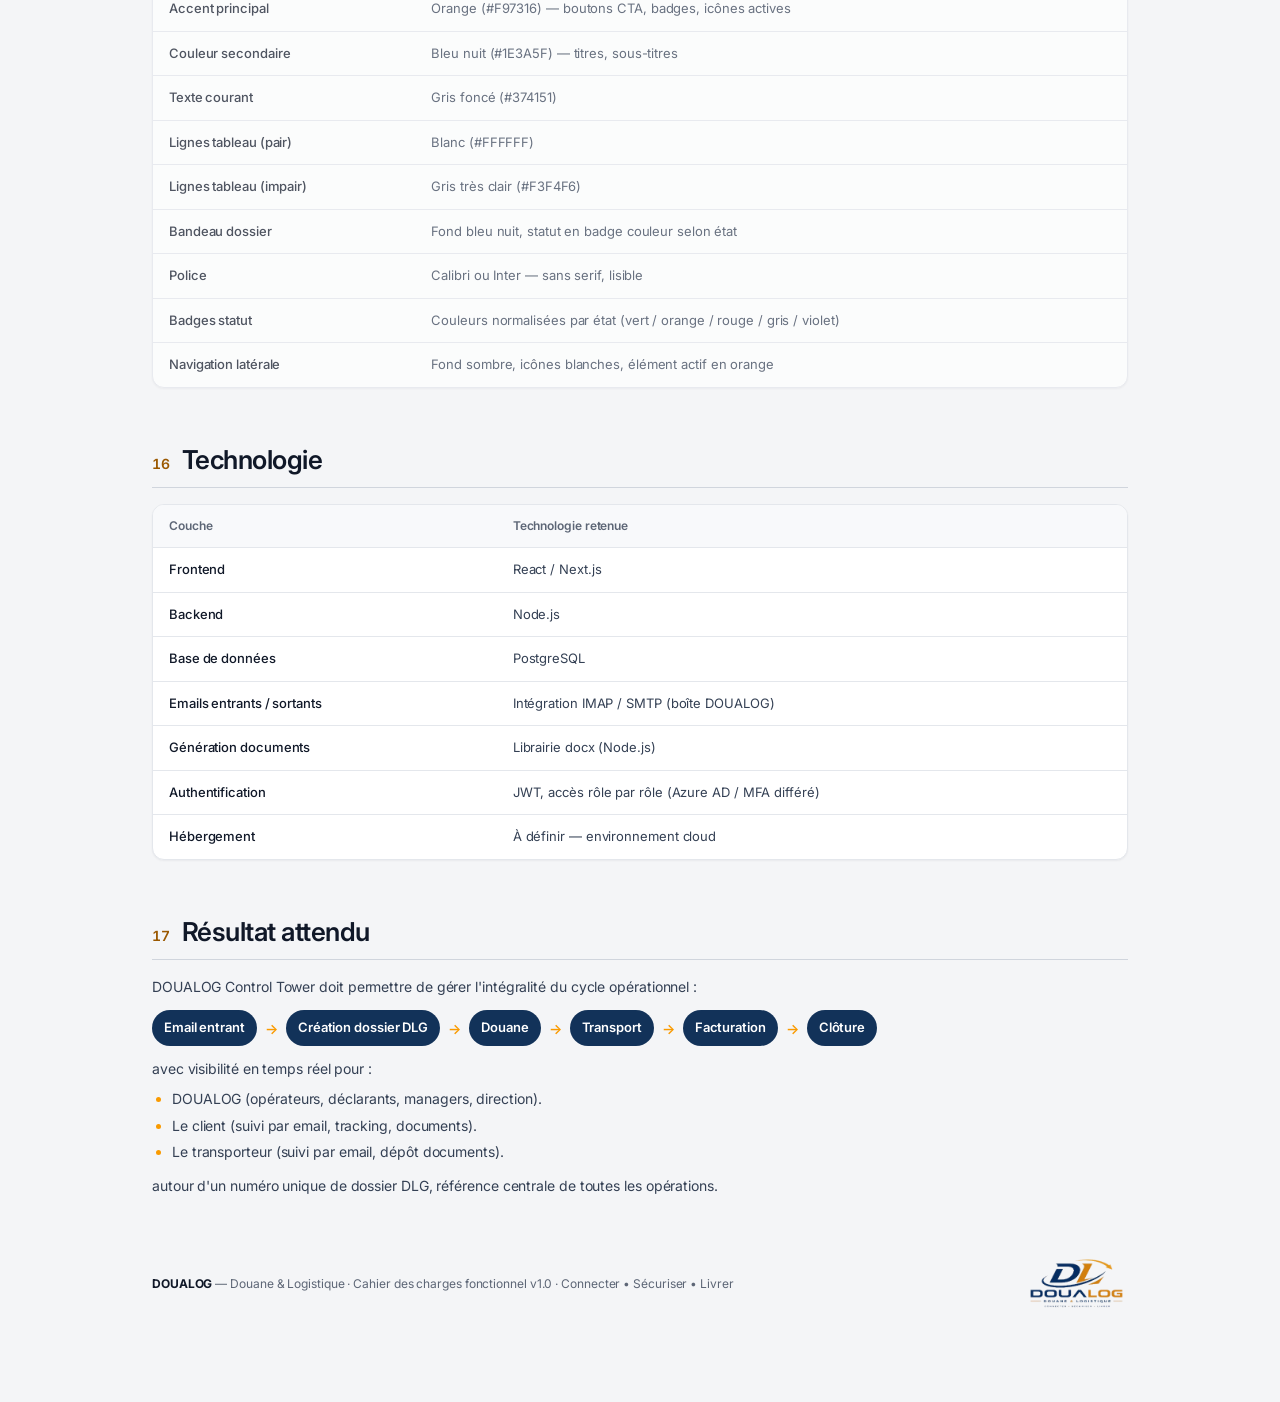
<file: cahier-des-charges.html>
<!DOCTYPE html>
<html lang="fr">
<head>
<meta charset="UTF-8">
<meta name="viewport" content="width=device-width, initial-scale=1, viewport-fit=cover">
<title>Cahier des charges — DOUALOG</title>
<meta name="description" content="Cahier des charges fonctionnel de DOUALOG Control Tower : transit, douane, transport et facturation.">
<link rel="icon" type="image/png" href="assets/img/favicon.png">
<link rel="stylesheet" href="assets/tokens.css">
<link rel="stylesheet" href="assets/components.css">
<link rel="stylesheet" href="assets/document.css">
<script src="assets/icons.js"></script>
</head>
<body>
<!-- Retranscription fidèle de CDC_Doualog_Control_Tower (v1.0, septembre 2026). Seules les coquilles ont été corrigées.
     Les encadrés « Mise à jour » signalent les décisions prises depuis (maquettes, octobre 2026) sans modifier le texte d'origine. -->

<header class="dc-top">
  <div class="dc-in">
    <div class="dc-bar">
      <a href="index.html"><img src="assets/img/logo-blanc-menu.png" alt="DOUALOG — portail du projet"></a>
      <nav aria-label="Documents du projet">
        <a href="index.html">Portail</a><a href="cahier-des-charges.html" aria-current="page">Cahier des charges</a><a href="charte.html">Charte</a><a href="roadmap_doualog.html">Roadmap</a><a href="livrables_doualog.html">Livrables</a><a href="perimetre-v1.html">Périmètre V1</a><a href="roles-droits.html">Rôles et droits</a>
      </nav>
    </div>
    <div class="dc-head">
      <p class="dc-kicker">Cahier des charges fonctionnel</p>
      <h1>DOUALOG Control Tower</h1>
      <p>Une plateforme unique pour gérer tout le cycle d'un dossier de transit : douane, transport et facturation. Connecter • Sécuriser • Livrer.</p>
      <div class="dc-meta">
        <div><span>Version</span><b>1.0 — septembre 2026</b></div>
        <div><span>Statut</span><b>Document de référence</b></div>
        <div><span>Domaine</span><b>Transit · Douane · Transport · Facturation</b></div>
        <div><span>Société</span><b>DOUALOG — Douane &amp; Logistique</b></div>
      </div>
      <div class="dc-head__actions">
        <a class="c-btn c-btn--primary" href="documents/DOUALOG_Cahier-des-charges_v1.0.pdf" download><svg class="c-icon" aria-hidden="true"><use href="#i-download"></use></svg>Télécharger en PDF</a>
        <span class="dc-head__meta" data-meta="cdc">PDF · 13 pages · 0,8 Mo</span>
      </div>
    </div>
  </div>
</header>

<main class="dc-in dc-main">

  <section class="dc-sec">
    <ol class="dc-toc">
      <li><a href="#s01"><span class="n">01</span>Objectif du projet</a></li>
      <li><a href="#s02"><span class="n">02</span>Utilisateurs et accès</a></li>
      <li><a href="#s03"><span class="n">03</span>Réception des emails entrants</a></li>
      <li><a href="#s04"><span class="n">04</span>Numérotation et consolidation</a></li>
      <li><a href="#s05"><span class="n">05</span>Tableau de bord principal</a></li>
      <li><a href="#s06"><span class="n">06</span>Ouverture d'un dossier</a></li>
      <li><a href="#s07"><span class="n">07</span>Blocs du dossier</a></li>
      <li><a href="#s08"><span class="n">08</span>Statuts du dossier</a></li>
      <li><a href="#s09"><span class="n">09</span>Module transport</a></li>
      <li><a href="#s10"><span class="n">10</span>Module facturation</a></li>
      <li><a href="#s11"><span class="n">11</span>Suivi client (sans compte)</a></li>
      <li><a href="#s12"><span class="n">12</span>Suivi transporteur (sans compte)</a></li>
      <li><a href="#s13"><span class="n">13</span>Notifications et historique</a></li>
      <li><a href="#s14"><span class="n">14</span>Dashboard manager</a></li>
      <li><a href="#s15"><span class="n">15</span>Design et identité visuelle</a></li>
      <li><a href="#s16"><span class="n">16</span>Technologie</a></li>
      <li><a href="#s17"><span class="n">17</span>Résultat attendu</a></li>
    </ol>
  </section>

  <!-- 01 -->
  <section class="dc-sec" id="s01">
    <div class="dc-sec__head"><span class="n">01</span><h2>Objectif du projet</h2></div>
    <p class="dc-text">DOUALOG Control Tower est une plateforme métier centralisée permettant de gérer l'intégralité du cycle opérationnel d'un dossier de transit, douane, transport et facturation dans un système unique.</p>
    <h3 class="dc-h3">Objectifs principaux</h3>
    <ul class="dc-list">
      <li>Centraliser tous les dossiers import et export dans un référentiel unique (numéro DLG).</li>
      <li>Automatiser la création de dossiers à partir des emails entrants.</li>
      <li>Consolider tous les échanges email autour d'un numéro de dossier unique.</li>
      <li>Assurer le suivi douanier complet (déclaration stockée, anticipée, contrôle, BAE, BAS).</li>
      <li>Assurer le suivi transport (création OT, confirmation, livraison).</li>
      <li>Assurer le suivi de la facturation (déclenchement automatique post-BAS).</li>
      <li>Offrir au client un suivi simple sans création de compte : page de suivi par numéro de dossier et liens personnels sécurisés envoyés par email (suivi, documents, instructions, mandat).</li>
      <li>Permettre au transporteur de gérer ses ordres de transport directement depuis ses emails, sans création de compte (acceptation des offres, mise à jour du statut, dépôt des documents).</li>
      <li>Garantir une traçabilité complète de chaque action sur chaque dossier.</li>
    </ul>
    <p class="dc-callout"><svg class="c-icon" aria-hidden="true"><use href="#i-info"></use></svg><span><b>Note :</b> le dossier DOUALOG (numéro DLG) devient l'unique référence de travail pour toutes les parties.</span></p>
  </section>

  <!-- 02 -->
  <section class="dc-sec" id="s02">
    <div class="dc-sec__head"><span class="n">02</span><h2>Utilisateurs et accès</h2></div>
    <div class="dc-tab-wrap"><table class="dc-tab">
      <thead><tr><th>Profil</th><th>Type</th><th>Accès</th></tr></thead>
      <tbody>
        <tr><td>Déclarant douane</td><td>Interne</td><td>Gestion dossiers douane, déclarations, contrôles, BAE / BAS</td></tr>
        <tr><td>Opérateur transit</td><td>Interne</td><td>Suivi opérationnel complet des dossiers</td></tr>
        <tr><td>Service transport</td><td>Interne</td><td>Création OT, gestion transporteurs, suivi livraison</td></tr>
        <tr><td>Service facturation</td><td>Interne</td><td>Génération et suivi des factures</td></tr>
        <tr><td>Manager</td><td>Interne</td><td>Dashboard KPIs, validation, supervision équipe</td></tr>
        <tr><td>Direction</td><td>Interne</td><td>Accès global lecture + reporting</td></tr>
        <tr><td>Client</td><td>Externe</td><td>Suivi par email et liens personnels</td></tr>
        <tr><td>Transporteur</td><td>Externe</td><td>Suivi par email et liens personnels</td></tr>
      </tbody>
    </table></div>
    <p class="dc-update"><svg class="c-icon" aria-hidden="true"><use href="#i-refresh"></use></svg><span><b>Mise à jour (octobre 2026) :</b> le détail des droits, action par action, est précisé dans le document <a href="roles-droits.html">Rôles et droits</a>.</span></p>
  </section>

  <!-- 03 -->
  <section class="dc-sec" id="s03">
    <div class="dc-sec__head"><span class="n">03</span><h2>Réception et traitement des emails entrants</h2></div>
    <p class="dc-text">La plateforme surveille en continu la boîte email DOUALOG. À chaque email entrant contenant des pièces jointes, le système engage automatiquement le processus de vérification et de création de dossier.</p>

    <h3 class="dc-h3"><span class="n">3.1</span>Identification du type de prestation</h3>
    <p class="dc-text">Lors de l'envoi, le client peut indiquer le type de prestation souhaitée et ses exigences tarifaires. Le système doit permettre de capturer ces informations (cochage de prestations, indication de prix cible) pour pré-remplir la grille tarifaire du dossier.</p>

    <h3 class="dc-h3"><span class="n">3.2</span>Vérification des documents obligatoires</h3>
    <p class="dc-text">Les documents obligatoires varient selon le type d'opération :</p>
    <div class="dc-tab-wrap"><table class="dc-tab">
      <thead><tr><th>Document</th><th>Import</th><th>Export</th></tr></thead>
      <tbody>
        <tr><td>Facture commerciale</td><td class="ok">Obligatoire</td><td class="ok">Obligatoire</td></tr>
        <tr><td>Packing list</td><td class="ok">Obligatoire</td><td class="ok">Obligatoire</td></tr>
        <tr><td>Instruction douane</td><td class="ok">Obligatoire</td><td class="ok">Obligatoire</td></tr>
        <tr><td>BL / AWB</td><td class="ok">Obligatoire</td><td class="ko">Non requis</td></tr>
        <tr><td>Bon de livraison</td><td class="ok">Obligatoire (import)</td><td class="ko">Non requis</td></tr>
      </tbody>
    </table></div>

    <h3 class="dc-h3"><span class="n">3.3</span>Cas dossier incomplet</h3>
    <p class="dc-text">Si un ou plusieurs documents obligatoires sont manquants :</p>
    <ul class="dc-list">
      <li>Un dossier est quand même créé et placé en statut « En attente de documents ».</li>
      <li>Le dossier est mis en salle d'attente (non visible dans le tableau de bord principal).</li>
      <li>Un email automatique est envoyé au client listant les documents manquants.</li>
      <li>Des relances automatiques sont programmées jusqu'à réception des documents.</li>
      <li>Le dossier bascule dans le tableau de bord principal uniquement une fois complet.</li>
    </ul>

    <h3 class="dc-h3"><span class="n">3.4</span>Gestion du mandat</h3>
    <p class="dc-text">Le mandat n'est pas obligatoire pour la création du dossier. Le système applique la logique suivante :</p>
    <ul class="dc-list">
      <li>Recherche automatique d'un mandat valide dans la base client.</li>
      <li>Mandat trouvé et valide → aucune action supplémentaire.</li>
      <li>Mandat non trouvé → le dossier est créé normalement ; un email automatique est envoyé au client avec le modèle de mandat DOUALOG en pièce jointe et une demande de signature.</li>
    </ul>

    <h3 class="dc-h3"><span class="n">3.5</span>Accusé de réception systématique</h3>
    <p class="dc-text">Dans tous les cas (dossier complet, incomplet, mandat manquant), un accusé de réception automatique est envoyé au client confirmant la bonne réception de son envoi et indiquant le numéro de dossier attribué, ainsi qu'un lien de tracking personnalisé.</p>
  </section>

  <!-- 04 -->
  <section class="dc-sec" id="s04">
    <div class="dc-sec__head"><span class="n">04</span><h2>Numérotation et consolidation des dossiers</h2></div>
    <h3 class="dc-h3"><span class="n">4.1</span>Identifiant unique DLG</h3>
    <p class="dc-text">Chaque dossier reçoit un identifiant unique généré automatiquement, de la forme :</p>
    <p><span class="dc-code">DLG-AAAA-NNNN</span> <span class="u-muted">(ex. : DLG-2026-0001)</span></p>
    <h3 class="dc-h3"><span class="n">4.2</span>Règle de consolidation</h3>
    <p class="dc-text">Si un email entrant fait référence à un numéro de dossier DLG existant (dans l'objet ou le corps du message) :</p>
    <ul class="dc-list">
      <li>Aucun nouveau dossier n'est créé.</li>
      <li>L'email est automatiquement rattaché au dossier existant.</li>
      <li>Tous les échanges futurs (reçus, envoyés, réponses) sont liés à ce numéro unique.</li>
    </ul>
    <h3 class="dc-h3"><span class="n">4.3</span>Distinction import / export</h3>
    <p class="dc-text">Chaque dossier est typé à la création : import ou export. Cette distinction conditionne les documents obligatoires, le workflow douanier et les colonnes affichées dans le tableau de bord.</p>
  </section>

  <!-- 05 -->
  <section class="dc-sec" id="s05">
    <div class="dc-sec__head"><span class="n">05</span><h2>Tableau de bord principal — liste des dossiers</h2></div>
    <p class="dc-text">Le tableau de bord occupe toute la largeur de la page. Il affiche une ligne par dossier, avec les colonnes suivantes :</p>
    <div class="dc-tab-wrap"><table class="dc-tab">
      <thead><tr><th>Colonne</th><th>Description</th><th>Notes</th></tr></thead>
      <tbody>
        <tr><td>N° dossier</td><td>Identifiant DLG unique</td><td>Lien cliquable vers le dossier</td></tr>
        <tr><td>Type</td><td>Import / Export</td><td>Badge coloré</td></tr>
        <tr><td>Client</td><td>Raison sociale du client</td><td></td></tr>
        <tr><td>Réception</td><td>Date et heure de réception email</td><td></td></tr>
        <tr><td>Déclaration stockée</td><td>Date de stockage + survol : date détaillée</td><td>Infobulle au survol</td></tr>
        <tr><td>Anticipé</td><td>Date d'anticipation douanière + survol : date ETA navire</td><td>Infobulle au survol</td></tr>
        <tr><td>Contrôle</td><td>Type (physique / documentaire / aucun) + statut</td><td>Badge coloré</td></tr>
        <tr><td>BAE</td><td>Date d'obtention du BAE</td><td>Modifiable</td></tr>
        <tr><td>BAS</td><td>Date d'obtention du BAS</td><td>Modifiable — déclenche facturation</td></tr>
        <tr><td>Transport</td><td>Statut OT (demande envoyée / confirmé / en route / livré)</td><td></td></tr>
        <tr><td>Livraison</td><td>Date de livraison effective</td><td></td></tr>
        <tr><td>Responsable</td><td>Membre de l'équipe DOUALOG assigné</td><td></td></tr>
        <tr><td>Alertes</td><td>Nombre de notifications en attente</td><td>Badge compteur</td></tr>
        <tr><td>Actions</td><td>Icône œil → ouvre le dossier en bas de page</td><td></td></tr>
      </tbody>
    </table></div>
    <p class="dc-text" style="margin-top:var(--sp-4)">Fonctionnalités du tableau : recherche, filtres multicritères, tri par colonne, export Excel, export PDF.</p>
    <p class="dc-callout"><svg class="c-icon" aria-hidden="true"><use href="#i-info"></use></svg><span><b>Note :</b> les dossiers incomplets (salle d'attente) ne sont pas affichés dans ce tableau. Un onglet ou filtre dédié permet d'y accéder.</span></p>
  </section>

  <!-- 06 -->
  <section class="dc-sec" id="s06">
    <div class="dc-sec__head"><span class="n">06</span><h2>Ouverture et structure d'un dossier</h2></div>
    <p class="dc-text">Un clic sur l'icône œil d'une ligne ouvre le dossier dans un panneau bas de page (sans quitter la liste). Le dossier se compose des blocs suivants :</p>
    <p class="dc-update"><svg class="c-icon" aria-hidden="true"><use href="#i-refresh"></use></svg><span><b>Mise à jour (octobre 2026) :</b> dans les maquettes validées, le dossier s'ouvre sur toute la hauteur de l'écran, au-dessus de la liste, pour une meilleure lisibilité. On retrouve la liste en le fermant.</span></p>
    <h3 class="dc-h3"><span class="n">6.1</span>Bandeau dossier</h3>
    <ul class="dc-list">
      <li>Numéro DLG, statut global (badge couleur), type import / export.</li>
      <li>Client, mode de transport, ETA, BL / AWB, conteneur.</li>
      <li>Déclarant assigné, Incoterm, poids brut, nombre de colis.</li>
      <li>Actions rapides : envoyer un email · créer OT · exporter PDF.</li>
    </ul>
    <h3 class="dc-h3"><span class="n">6.2</span>Workflow horizontal</h3>
    <p class="dc-text">Affiché sous le bandeau, le workflow liste les étapes du dossier de gauche à droite :</p>
    <div class="dc-tab-wrap"><table class="dc-tab">
      <thead><tr><th>Étape</th><th>Couleur</th><th>Condition de passage</th></tr></thead>
      <tbody>
        <tr><td>Réception</td><td>Vert</td><td>Email reçu et dossier créé</td></tr>
        <tr><td>Déclaration stockée</td><td>Vert</td><td>Saisie effectuée dans le système</td></tr>
        <tr><td>Anticipé</td><td>Vert</td><td>ETA navire renseigné + conteneur identifié</td></tr>
        <tr><td>Contrôle douane</td><td>Orange / Rouge / Gris</td><td>Selon type de contrôle</td></tr>
        <tr><td>BAE</td><td>Vert</td><td>Date BAE saisie (modifiable)</td></tr>
        <tr><td>BAS</td><td>Vert</td><td>Date BAS saisie → déclenche facturation</td></tr>
        <tr><td>Transport</td><td>Bleu</td><td>OT créé et confirmé transporteur</td></tr>
        <tr><td>Livraison</td><td>Vert</td><td>Livraison confirmée</td></tr>
        <tr><td>Clôture</td><td>Vert foncé</td><td>Facture acquittée</td></tr>
      </tbody>
    </table></div>
    <p class="dc-callout"><svg class="c-icon" aria-hidden="true"><use href="#i-info"></use></svg><span><b>Note :</b> au survol des étapes Déclaration stockée et Anticipé, une infobulle affiche les dates précises de stockage et d'anticipation.</span></p>
  </section>

  <!-- 07 -->
  <section class="dc-sec" id="s07">
    <div class="dc-sec__head"><span class="n">07</span><h2>Blocs de contenu du dossier</h2></div>
    <h3 class="dc-h3"><span class="n">7.1</span>Informations générales</h3>
    <div class="dc-tab-wrap"><table class="dc-tab">
      <thead><tr><th>Champ</th><th>Description</th></tr></thead>
      <tbody>
        <tr><td>Importateur / exportateur</td><td>Raison sociale</td></tr>
        <tr><td>N° IFU</td><td>Identifiant fiscal</td></tr>
        <tr><td>BL / AWB</td><td>Référence document de transport</td></tr>
        <tr><td>Conteneur</td><td>Numéro de conteneur</td></tr>
        <tr><td>Navire</td><td>Nom du navire (import maritime)</td></tr>
        <tr><td>ETA</td><td>Date d'arrivée estimée</td></tr>
        <tr><td>Date réception email</td><td>Horodatage automatique</td></tr>
        <tr><td>Déclarant assigné</td><td>Membre équipe DOUALOG</td></tr>
        <tr><td>Incoterm</td><td>FOB, CIF, DAP, etc.</td></tr>
        <tr><td>Poids brut</td><td>En kg</td></tr>
        <tr><td>Nombre de colis</td><td>Unité</td></tr>
        <tr><td>Compagnie maritime / aérienne</td><td>Répertoire interne avec adresse mail</td></tr>
      </tbody>
    </table></div>
    <p class="dc-update"><svg class="c-icon" aria-hidden="true"><use href="#i-refresh"></use></svg><span><b>Mise à jour (octobre 2026) :</b> la V1 étant prévue pour la France, le « N° IFU » est remplacé dans les maquettes par le <b>SIRET</b> et le <b>numéro EORI</b> (à confirmer).</span></p>

    <h3 class="dc-h3"><span class="n">7.2</span>Gestion documentaire</h3>
    <p class="dc-text">Documents affichés avec statut (présent / manquant) :</p>
    <ul class="dc-list"><li>Facture commerciale, packing list, instruction douane, BL ou AWB, mandat, certificat d'origine.</li></ul>
    <p class="dc-text" style="margin-top:var(--sp-3)">Fonctionnalités : consultation en ligne · téléchargement · upload · historique des versions · lien vers dossier logistique compagnie maritime ou client.</p>

    <h3 class="dc-h3"><span class="n">7.3</span>Déclaration / contrôle douane</h3>
    <div class="dc-tab-wrap"><table class="dc-tab">
      <thead><tr><th>Champ</th><th>Valeur / comportement</th></tr></thead>
      <tbody>
        <tr><td>Type de contrôle</td><td>Physique / Documentaire / Aucun (sélection manuelle)</td></tr>
        <tr><td>Date notification</td><td>Saisie manuelle ou automatique</td></tr>
        <tr><td>Date contrôle</td><td>Saisie manuelle</td></tr>
        <tr><td>Fin de contrôle</td><td>Saisie manuelle</td></tr>
        <tr><td>Inspecteur</td><td>Nom de l'inspecteur douanier</td></tr>
        <tr><td>Résultat</td><td>Conforme / Non conforme / Info manquante</td></tr>
        <tr><td>Commentaire</td><td>Zone de texte libre</td></tr>
      </tbody>
    </table></div>
    <p class="dc-text" style="margin-top:var(--sp-4)">Si le résultat est « Info manquante », le dossier passe au statut « En attente de réponse » et un email de demande d'information est envoyé automatiquement au client. La réponse est rattachée automatiquement au dossier.</p>
    <p class="dc-update"><svg class="c-icon" aria-hidden="true"><use href="#i-refresh"></use></svg><span><b>Mise à jour (octobre 2026) :</b> pour rester cohérent avec la section 08, le statut retenu est « Info manquante ».</span></p>

    <h3 class="dc-h3"><span class="n">7.4</span>BAE — Bon à enlever</h3>
    <div class="dc-tab-wrap"><table class="dc-tab">
      <thead><tr><th>Champ</th><th>Valeur / comportement</th></tr></thead>
      <tbody>
        <tr><td>N° BAE</td><td>Saisie manuelle</td></tr>
        <tr><td>Date BAE</td><td>Saisie manuelle — date du clic sur le bouton « BAE obtenu » (modifiable)</td></tr>
        <tr><td>Statut BAE</td><td>En attente / Obtenu</td></tr>
      </tbody>
    </table></div>

    <h3 class="dc-h3"><span class="n">7.5</span>BAS — Bon à sortir</h3>
    <div class="dc-tab-wrap"><table class="dc-tab">
      <thead><tr><th>Champ</th><th>Valeur / comportement</th></tr></thead>
      <tbody>
        <tr><td>N° BAS</td><td>Saisie manuelle</td></tr>
        <tr><td>Date BAS</td><td>Saisie manuelle — date du clic sur le bouton « BAS obtenu » (modifiable)</td></tr>
        <tr><td>Statut BAS</td><td>En attente / Obtenu</td></tr>
      </tbody>
    </table></div>
    <p class="dc-callout"><svg class="c-icon" aria-hidden="true"><use href="#i-info"></use></svg><span><b>Note :</b> la validation du BAS déclenche automatiquement le passage en facturation.</span></p>

    <h3 class="dc-h3"><span class="n">7.6</span>Messagerie dossier</h3>
    <p class="dc-text">Tous les emails liés au dossier sont visibles dans un fil de messagerie intégré, classés par catégorie :</p>
    <ul class="dc-list">
      <li>Emails entrants client.</li>
      <li>Emails sortants DOUALOG.</li>
      <li>Emails automatiques (accusés de réception, relances, demandes d'information).</li>
      <li>Emails logistiques (compagnie maritime, transitaires).</li>
    </ul>
    <p class="dc-text" style="margin-top:var(--sp-3)">Bouton « + Nouveau message » pour envoyer depuis l'interface, avec archivage automatique dans le dossier.</p>
  </section>

  <!-- 08 -->
  <section class="dc-sec" id="s08">
    <div class="dc-sec__head"><span class="n">08</span><h2>Statuts du dossier</h2></div>
    <div class="dc-tab-wrap"><table class="dc-tab">
      <thead><tr><th>Statut</th><th>Couleur</th><th>Déclencheur</th></tr></thead>
      <tbody>
        <tr><td>En attente de documents</td><td>Gris</td><td>Dossier créé, documents manquants</td></tr>
        <tr><td>En cours de traitement</td><td>Bleu</td><td>Dossier complet, traitement démarré</td></tr>
        <tr><td>Déclaration stockée</td><td>Bleu doux</td><td>Saisie déclaration stockée</td></tr>
        <tr><td>Déclaration anticipée</td><td>Bleu doux</td><td>ETA + conteneur renseignés</td></tr>
        <tr><td>Contrôle physique en cours</td><td>Orange</td><td>Type de contrôle = Physique</td></tr>
        <tr><td>Contrôle documentaire en cours</td><td>Orange</td><td>Type de contrôle = Documentaire</td></tr>
        <tr><td>Info manquante</td><td>Rouge</td><td>Résultat contrôle = Info manquante</td></tr>
        <tr><td>BAE obtenu</td><td>Vert clair</td><td>Date BAE saisie</td></tr>
        <tr><td>BAS obtenu</td><td>Vert</td><td>Date BAS saisie</td></tr>
        <tr><td>En facturation</td><td>Violet</td><td>BAS validé → basculement automatique</td></tr>
        <tr><td>Facturé</td><td>Vert foncé</td><td>Facture émise</td></tr>
        <tr><td>Livré</td><td>Vert foncé</td><td>Livraison confirmée transporteur</td></tr>
        <tr><td>Clôturé</td><td>Vert foncé</td><td>Facture acquittée + livraison confirmée</td></tr>
      </tbody>
    </table></div>
    <p class="dc-update"><svg class="c-icon" aria-hidden="true"><use href="#i-refresh"></use></svg><span><b>Mise à jour (octobre 2026) :</b> les couleurs exactes des statuts sont fixées par la <a href="charte.html#statuts">charte graphique 2.0</a> (six teintes, chapitre 07).</span></p>
  </section>

  <!-- 09 -->
  <section class="dc-sec" id="s09">
    <div class="dc-sec__head"><span class="n">09</span><h2>Module transport</h2></div>
    <h3 class="dc-h3"><span class="n">9.1</span>Création de l'ordre de transport (OT)</h3>
    <p class="dc-text">Depuis un dossier, le bouton « Créer OT » génère automatiquement un ordre de transport pré-rempli avec :</p>
    <ul class="dc-list">
      <li>N° dossier DLG, client, nature de la marchandise, poids, nombre de colis.</li>
      <li>Adresse de chargement et de livraison.</li>
      <li>Date souhaitée de prise en charge.</li>
      <li>Incoterm et instructions particulières.</li>
    </ul>
    <h3 class="dc-h3"><span class="n">9.2</span>Création d'une offre de transport</h3>
    <p class="dc-text">Bouton « Créer offre de transport » : génère et envoie automatiquement une offre au(x) transporteur(s) sélectionné(s) dans l'annuaire. Tous les éléments sont pré-remplis depuis le dossier.</p>
    <h3 class="dc-h3"><span class="n">9.3</span>Workflow transport</h3>
    <div class="dc-tab-wrap"><table class="dc-tab">
      <thead><tr><th>Statut</th><th>Couleur</th><th>Description</th></tr></thead>
      <tbody>
        <tr><td>Demande de transport envoyée</td><td>Bleu</td><td>Offre envoyée au transporteur</td></tr>
        <tr><td>À confirmer</td><td>Orange</td><td>En attente de confirmation transporteur</td></tr>
        <tr><td>Confirmé</td><td>Vert</td><td>Transporteur a accepté la commande</td></tr>
        <tr><td>Camion affecté</td><td>Vert</td><td>Immatriculation et chauffeur renseignés</td></tr>
        <tr><td>En route</td><td>Bleu</td><td>Chargement effectué</td></tr>
        <tr><td>Chargement</td><td>Bleu doux</td><td>En cours de chargement</td></tr>
        <tr><td>Livré</td><td>Vert foncé</td><td>Livraison confirmée</td></tr>
        <tr><td>Pas de livraison</td><td>Gris</td><td>Transport non requis pour ce dossier</td></tr>
      </tbody>
    </table></div>
    <p class="dc-callout"><svg class="c-icon" aria-hidden="true"><use href="#i-info"></use></svg><span><b>Note :</b> la colonne Transport du tableau de bord reflète ces statuts en temps réel.</span></p>
    <p class="dc-update"><svg class="c-icon" aria-hidden="true"><use href="#i-refresh"></use></svg><span><b>Mise à jour (octobre 2026) :</b> ordre retenu dans les maquettes : camion affecté → <b>chargement</b> → <b>en route</b> → livré.</span></p>
  </section>

  <!-- 10 -->
  <section class="dc-sec" id="s10">
    <div class="dc-sec__head"><span class="n">10</span><h2>Module facturation</h2></div>
    <h3 class="dc-h3"><span class="n">10.1</span>Déclenchement</h3>
    <p class="dc-text">La facturation est déclenchée automatiquement dès la validation du BAS. Le dossier bascule au statut « En facturation ».</p>
    <h3 class="dc-h3"><span class="n">10.2</span>Création de la facture</h3>
    <p class="dc-text">Récupération automatique depuis le dossier :</p>
    <ul class="dc-list">
      <li>Informations client (raison sociale, adresse, IFU).</li>
      <li>Prestations réalisées (issues de la grille tarifaire cochée à la création).</li>
      <li>Références dossier (N° DLG, BL, conteneur).</li>
    </ul>
    <p class="dc-text" style="margin-top:var(--sp-3)">La facture est générée au format PDF, numérotée séquentiellement, et archivée dans le dossier.</p>
    <h3 class="dc-h3"><span class="n">10.3</span>Statuts facturation</h3>
    <div class="dc-tab-wrap"><table class="dc-tab">
      <thead><tr><th>Statut</th><th>Description</th></tr></thead>
      <tbody>
        <tr><td>En facturation</td><td>BAS validé, facture non encore émise</td></tr>
        <tr><td>Facture émise</td><td>Facture générée et envoyée au client</td></tr>
        <tr><td>Partiellement réglé</td><td>Acompte reçu</td></tr>
        <tr><td>Réglé</td><td>Paiement intégral reçu — clôture dossier</td></tr>
      </tbody>
    </table></div>
    <h3 class="dc-h3"><span class="n">10.4</span>Notifications facturation</h3>
    <ul class="dc-list">
      <li>Notification interne à la création de la facture.</li>
      <li>Notification client par email avec facture en pièce jointe.</li>
      <li>Relances automatiques en cas de non-paiement à échéance.</li>
    </ul>
  </section>

  <!-- 11 -->
  <section class="dc-sec" id="s11">
    <div class="dc-sec__head"><span class="n">11</span><h2>Suivi client (sans compte)</h2></div>
    <p class="dc-text">Le client n'a aucun compte à créer ni aucun mot de passe à retenir. L'ensemble des échanges passe par email, sur le modèle du suivi de colis : le client reçoit un numéro et des liens personnels qui lui donnent accès aux informations de son dossier.</p>
    <h3 class="dc-h3"><span class="n">11.1</span>Page de suivi publique</h3>
    <p class="dc-text">Le client y saisit :</p>
    <ul class="dc-list">
      <li>son numéro de dossier DLG ;</li>
      <li>la référence de son document de transport (BL ou AWB).</li>
    </ul>
    <p class="dc-text" style="margin-top:var(--sp-3)">La combinaison des deux est exigée afin qu'aucun tiers ne puisse consulter un dossier en devinant simplement un numéro. Cette page affiche uniquement :</p>
    <ul class="dc-list">
      <li>le statut actuel du dossier ;</li>
      <li>les étapes réalisées et à venir ;</li>
      <li>les alertes éventuelles (document manquant, information demandée).</li>
    </ul>
    <p class="dc-text" style="margin-top:var(--sp-3)">Aucun document, montant ou donnée commerciale n'est visible sur cette page.</p>
    <h3 class="dc-h3"><span class="n">11.2</span>Liens personnels envoyés par email</h3>
    <p class="dc-text">Chaque email envoyé au client contient un lien personnel, unique et impossible à deviner, rattaché à un seul dossier. Ce lien permet au client, sans connexion préalable :</p>
    <ul class="dc-list">
      <li>de télécharger les documents de son dossier ;</li>
      <li>de transmettre ses instructions douanières ;</li>
      <li>de déposer les documents manquants ;</li>
      <li>de télécharger et signer le mandat DOUALOG si nécessaire ;</li>
      <li>de consulter le suivi détaillé de son dossier.</li>
    </ul>
    <h3 class="dc-h3"><span class="n">11.3</span>Règles de sécurité</h3>
    <div class="dc-tab-wrap"><table class="dc-tab">
      <thead><tr><th>Règle</th><th>Comportement</th></tr></thead>
      <tbody>
        <tr><td>Durée de validité</td><td>Chaque lien expire après un délai défini (ex. : 30 jours) ou à la clôture du dossier</td></tr>
        <tr><td>Périmètre</td><td>Un lien donne accès à un seul dossier, jamais à l'ensemble des dossiers du client</td></tr>
        <tr><td>Révocation</td><td>DOUALOG peut désactiver un lien à tout moment depuis le dossier</td></tr>
        <tr><td>Actions sensibles</td><td>La signature du mandat et le dépôt de documents nécessitent un code de confirmation envoyé par email au client</td></tr>
        <tr><td>Traçabilité</td><td>Chaque consultation ou action via un lien est enregistrée dans le journal du dossier</td></tr>
      </tbody>
    </table></div>
    <h3 class="dc-h3"><span class="n">11.4</span>Informations société et grille tarifaire</h3>
    <p class="dc-text">Les informations société et la grille tarifaire du client sont gérées par l'équipe DOUALOG dans la base centralisée. Si une mise à jour est nécessaire, un formulaire est envoyé au client par lien personnel ; les données saisies sont validées par DOUALOG avant enregistrement.</p>
    <p class="dc-update"><svg class="c-icon" aria-hidden="true"><use href="#i-refresh"></use></svg><span><b>Mise à jour (octobre 2026) :</b> à l'export ou sans BL, le client peut retrouver son dossier avec le N° DLG et son <b>numéro de booking</b>. Le portail client avec compte est prévu après la V1 : voir le <a href="perimetre-v1.html">périmètre de la V1</a>.</span></p>
  </section>

  <!-- 12 -->
  <section class="dc-sec" id="s12">
    <div class="dc-sec__head"><span class="n">12</span><h2>Suivi transporteur (sans compte)</h2></div>
    <p class="dc-text">Le transporteur n'a aucun compte à créer. Chaque ordre de transport lui est adressé par email, avec des liens personnels lui permettant d'agir directement.</p>
    <h3 class="dc-h3"><span class="n">12.1</span>Réception de l'offre</h3>
    <p class="dc-text">L'email d'offre de transport contient :</p>
    <ul class="dc-list">
      <li>le récapitulatif de l'ordre de transport (dossier DLG, marchandise, poids, colis, adresses, date souhaitée, instructions) ;</li>
      <li>un bouton « Accepter » et un bouton « Refuser ».</li>
    </ul>
    <p class="dc-text" style="margin-top:var(--sp-3)">La réponse du transporteur met automatiquement à jour le statut transport du dossier.</p>
    <h3 class="dc-h3"><span class="n">12.2</span>Suivi de la livraison</h3>
    <p class="dc-text">Une fois l'offre acceptée, le transporteur reçoit un lien personnel lui permettant :</p>
    <ul class="dc-list">
      <li>de renseigner le camion affecté (immatriculation, chauffeur) ;</li>
      <li>de mettre à jour le statut (chargement, en route, livré) ;</li>
      <li>de déposer les documents de transport.</li>
    </ul>
    <h3 class="dc-h3"><span class="n">12.3</span>Documents déposables</h3>
    <ul class="dc-list">
      <li>Bon de livraison signé.</li>
      <li>CMR / lettre de voiture.</li>
      <li>Photos de chargement et de livraison.</li>
    </ul>
    <p class="dc-text" style="margin-top:var(--sp-3)">Ces documents sont automatiquement archivés dans le dossier DOUALOG correspondant.</p>
    <h3 class="dc-h3"><span class="n">12.4</span>Règles de sécurité</h3>
    <div class="dc-tab-wrap"><table class="dc-tab">
      <thead><tr><th>Règle</th><th>Comportement</th></tr></thead>
      <tbody>
        <tr><td>Durée de validité</td><td>Le lien expire à la confirmation de la livraison</td></tr>
        <tr><td>Périmètre</td><td>Le lien est rattaché à un seul ordre de transport</td></tr>
        <tr><td>Révocation</td><td>DOUALOG peut désactiver un lien à tout moment</td></tr>
        <tr><td>Traçabilité</td><td>Chaque action du transporteur est enregistrée dans le journal du dossier</td></tr>
      </tbody>
    </table></div>
  </section>

  <!-- 13 -->
  <section class="dc-sec" id="s13">
    <div class="dc-sec__head"><span class="n">13</span><h2>Notifications et historique</h2></div>
    <h3 class="dc-h3"><span class="n">13.1</span>Centre de notifications internes</h3>
    <ul class="dc-list">
      <li>Contrôle douane programmé ou en cours.</li>
      <li>Documents complémentaires requis.</li>
      <li>Modification de déclaration en attente.</li>
      <li>Confirmation transporteur reçue.</li>
      <li>BAS obtenu → basculement facturation.</li>
      <li>Facture en attente de règlement.</li>
    </ul>
    <h3 class="dc-h3"><span class="n">13.2</span>Journal d'historique automatique</h3>
    <p class="dc-text">Chaque dossier dispose d'un journal horodaté enregistrant automatiquement toutes les actions :</p>
    <ul class="dc-list">
      <li>Création du dossier.</li>
      <li>Réception / envoi d'email.</li>
      <li>Upload de document.</li>
      <li>Changement de statut.</li>
      <li>Création OT / facturation.</li>
      <li>Validation BAE / BAS.</li>
      <li>Consultation ou action via lien personnel.</li>
    </ul>
  </section>

  <!-- 14 -->
  <section class="dc-sec" id="s14">
    <div class="dc-sec__head"><span class="n">14</span><h2>Dashboard manager — KPIs</h2></div>
    <div class="dc-tab-wrap"><table class="dc-tab">
      <thead><tr><th>KPI</th><th>Description</th></tr></thead>
      <tbody>
        <tr><td>Dossiers actifs</td><td>Nombre total de dossiers en cours de traitement</td></tr>
        <tr><td>Déclarations stockées</td><td>Nombre de dossiers au stade déclaration stockée</td></tr>
        <tr><td>Déclarations anticipées</td><td>Nombre de dossiers anticipés</td></tr>
        <tr><td>Contrôles en cours</td><td>Dossiers en contrôle physique ou documentaire</td></tr>
        <tr><td>BAE obtenus</td><td>Nombre de BAE validés sur la période</td></tr>
        <tr><td>BAS obtenus</td><td>Nombre de BAS validés sur la période</td></tr>
        <tr><td>Transport en cours</td><td>OT confirmés, non encore livrés</td></tr>
        <tr><td>Livrés</td><td>Dossiers livrés sur la période</td></tr>
        <tr><td>En attente de documents</td><td>Dossiers en salle d'attente</td></tr>
        <tr><td>En facturation</td><td>Dossiers basculés en facturation non encore réglés</td></tr>
      </tbody>
    </table></div>
  </section>

  <!-- 15 -->
  <section class="dc-sec" id="s15">
    <div class="dc-sec__head"><span class="n">15</span><h2>Design et identité visuelle</h2></div>
    <p class="dc-update"><svg class="c-icon" aria-hidden="true"><use href="#i-refresh"></use></svg><span><b>Mise à jour (octobre 2026) :</b> cette section est <b>remplacée par la <a href="charte.html">charte graphique 2.0</a></b> (orange du logo #F99A00 avec texte bleu marine, bleu nuit #123259, fond de travail gris clair, police Inter). Le tableau ci-dessous est conservé pour mémoire.</span></p>
    <div class="dc-tab-wrap" style="opacity:.72"><table class="dc-tab">
      <thead><tr><th>Élément</th><th>Spécification d'origine</th></tr></thead>
      <tbody>
        <tr><td>Fond principal</td><td>Blanc (#FFFFFF)</td></tr>
        <tr><td>Header</td><td>Bleu nuit (#0A1628) — logo DOUALOG, recherche, notifications, profil</td></tr>
        <tr><td>Séparation header</td><td>Fine ligne orange (#F97316) sous le header</td></tr>
        <tr><td>Accent principal</td><td>Orange (#F97316) — boutons CTA, badges, icônes actives</td></tr>
        <tr><td>Couleur secondaire</td><td>Bleu nuit (#1E3A5F) — titres, sous-titres</td></tr>
        <tr><td>Texte courant</td><td>Gris foncé (#374151)</td></tr>
        <tr><td>Lignes tableau (pair)</td><td>Blanc (#FFFFFF)</td></tr>
        <tr><td>Lignes tableau (impair)</td><td>Gris très clair (#F3F4F6)</td></tr>
        <tr><td>Bandeau dossier</td><td>Fond bleu nuit, statut en badge couleur selon état</td></tr>
        <tr><td>Police</td><td>Calibri ou Inter — sans serif, lisible</td></tr>
        <tr><td>Badges statut</td><td>Couleurs normalisées par état (vert / orange / rouge / gris / violet)</td></tr>
        <tr><td>Navigation latérale</td><td>Fond sombre, icônes blanches, élément actif en orange</td></tr>
      </tbody>
    </table></div>
  </section>

  <!-- 16 -->
  <section class="dc-sec" id="s16">
    <div class="dc-sec__head"><span class="n">16</span><h2>Technologie</h2></div>
    <div class="dc-tab-wrap"><table class="dc-tab">
      <thead><tr><th>Couche</th><th>Technologie retenue</th></tr></thead>
      <tbody>
        <tr><td>Frontend</td><td>React / Next.js</td></tr>
        <tr><td>Backend</td><td>Node.js</td></tr>
        <tr><td>Base de données</td><td>PostgreSQL</td></tr>
        <tr><td>Emails entrants / sortants</td><td>Intégration IMAP / SMTP (boîte DOUALOG)</td></tr>
        <tr><td>Génération documents</td><td>Librairie docx (Node.js)</td></tr>
        <tr><td>Authentification</td><td>JWT, accès rôle par rôle (Azure AD / MFA différé)</td></tr>
        <tr><td>Hébergement</td><td>À définir — environnement cloud</td></tr>
      </tbody>
    </table></div>
  </section>

  <!-- 17 -->
  <section class="dc-sec" id="s17">
    <div class="dc-sec__head"><span class="n">17</span><h2>Résultat attendu</h2></div>
    <p class="dc-text">DOUALOG Control Tower doit permettre de gérer l'intégralité du cycle opérationnel :</p>
    <div class="dc-flow"><span>Email entrant</span><i>→</i><span>Création dossier DLG</span><i>→</i><span>Douane</span><i>→</i><span>Transport</span><i>→</i><span>Facturation</span><i>→</i><span>Clôture</span></div>
    <p class="dc-text">avec visibilité en temps réel pour :</p>
    <ul class="dc-list">
      <li>DOUALOG (opérateurs, déclarants, managers, direction).</li>
      <li>Le client (suivi par email, tracking, documents).</li>
      <li>Le transporteur (suivi par email, dépôt documents).</li>
    </ul>
    <p class="dc-text" style="margin-top:var(--sp-3)">autour d'un numéro unique de dossier DLG, référence centrale de toutes les opérations.</p>
  </section>

  <footer class="dc-foot">
    <span><b style="color:var(--text-strong)">DOUALOG</b> — Douane &amp; Logistique · Cahier des charges fonctionnel v1.0 · Connecter • Sécuriser • Livrer</span>
    <img src="assets/img/logo.png" alt="DOUALOG">
  </footer>
</main>
</body>
</html>
</file>
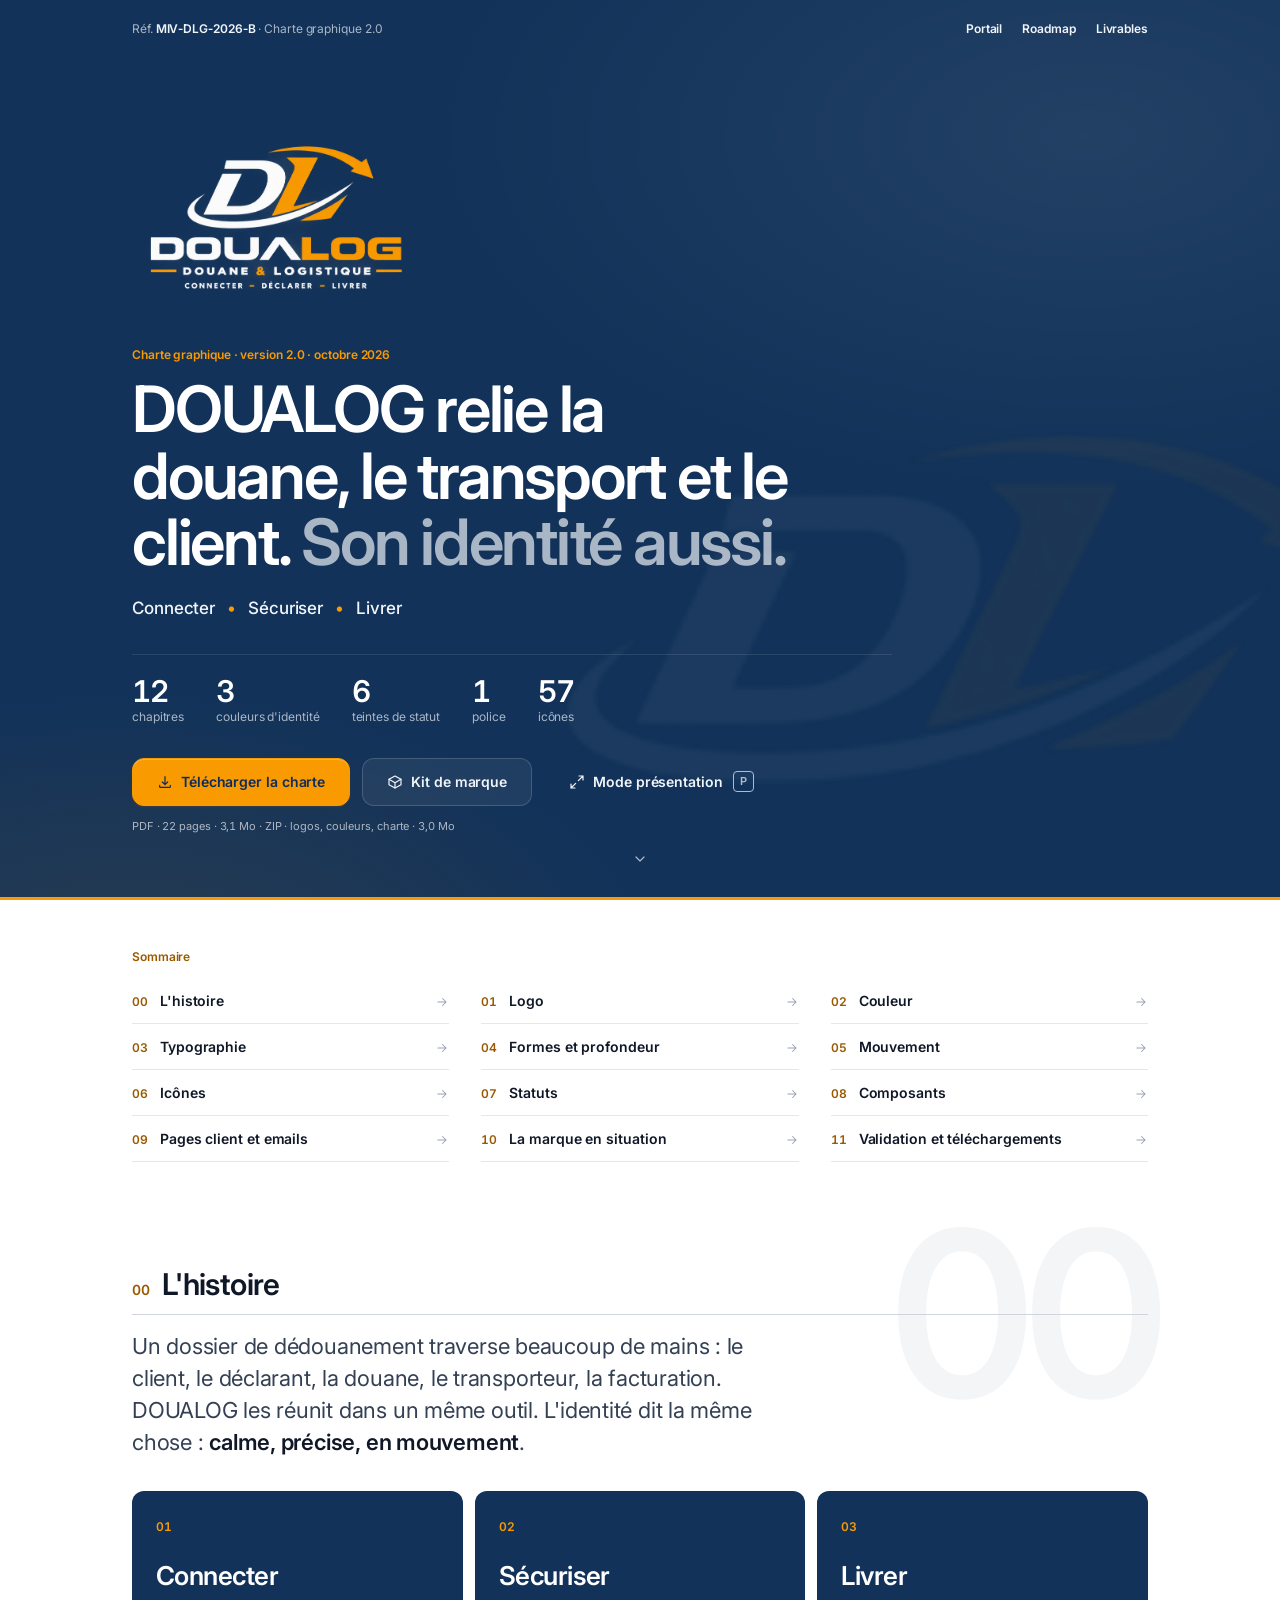
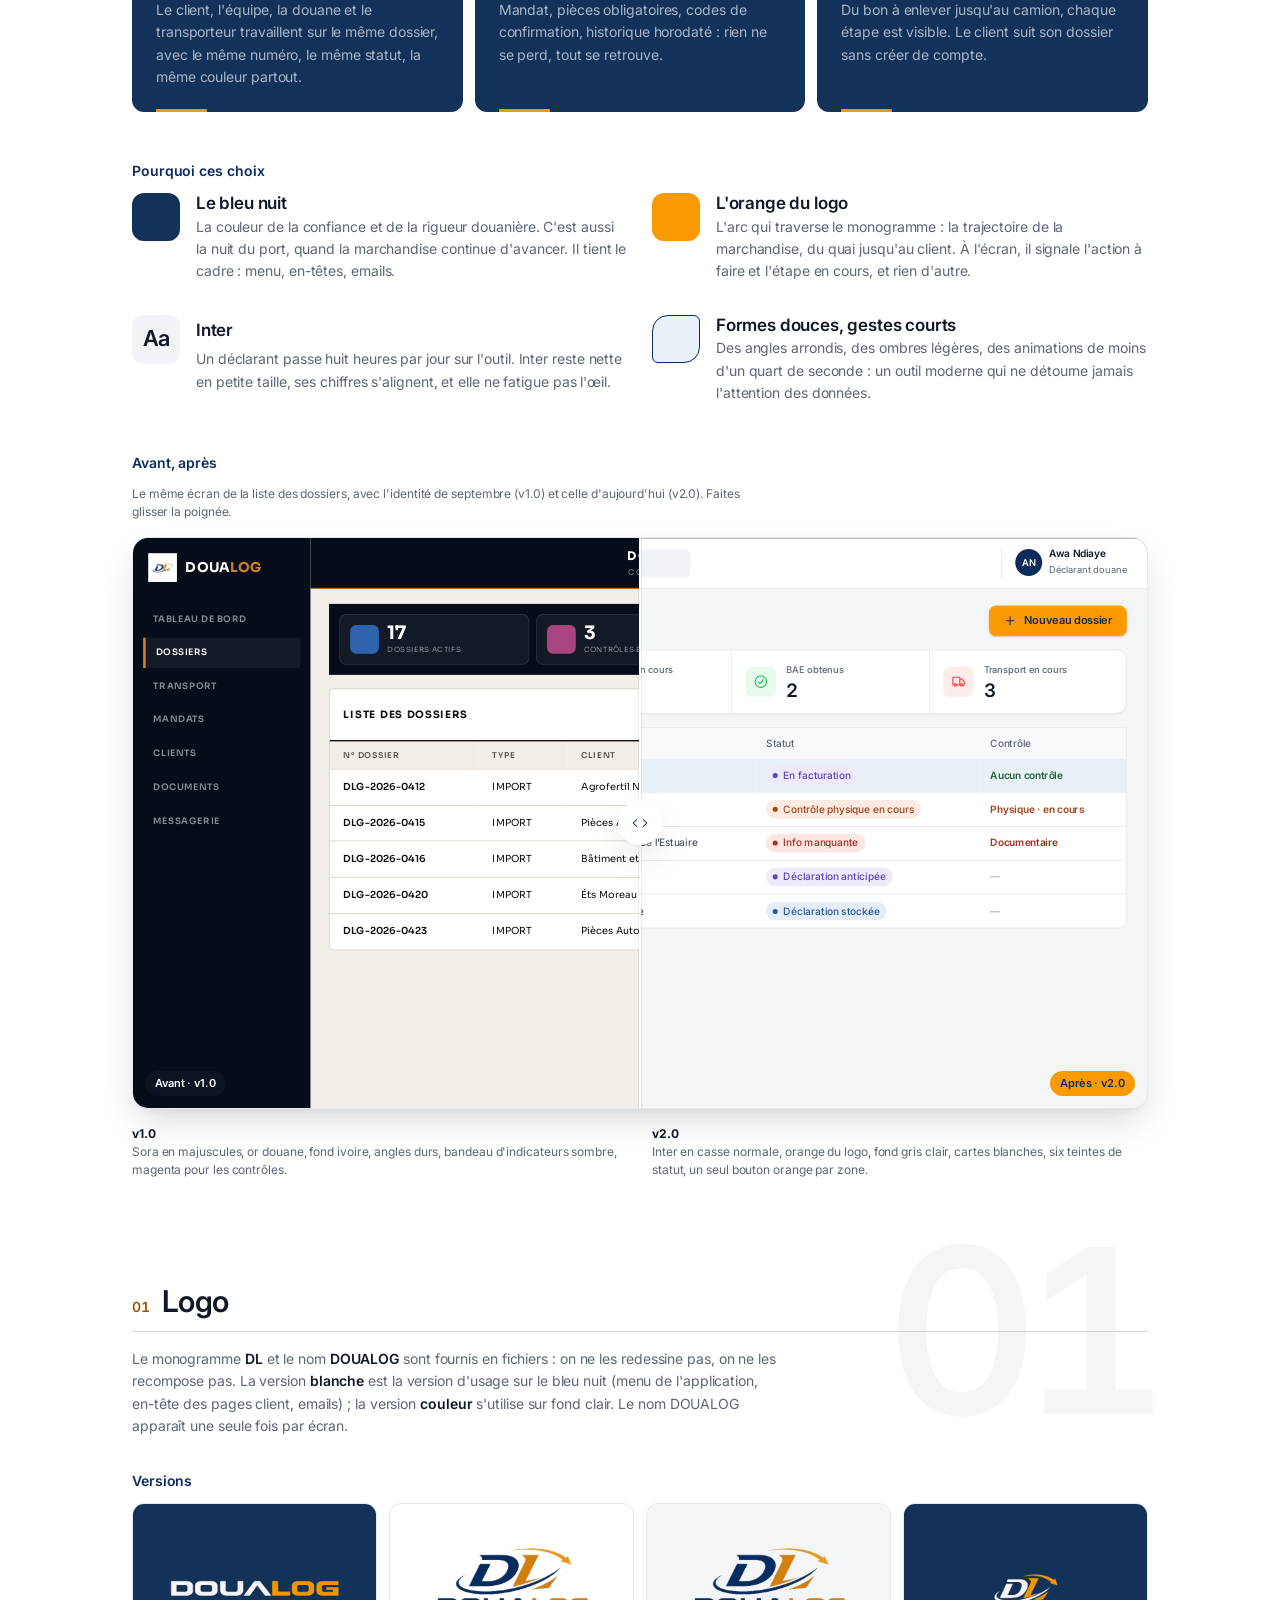
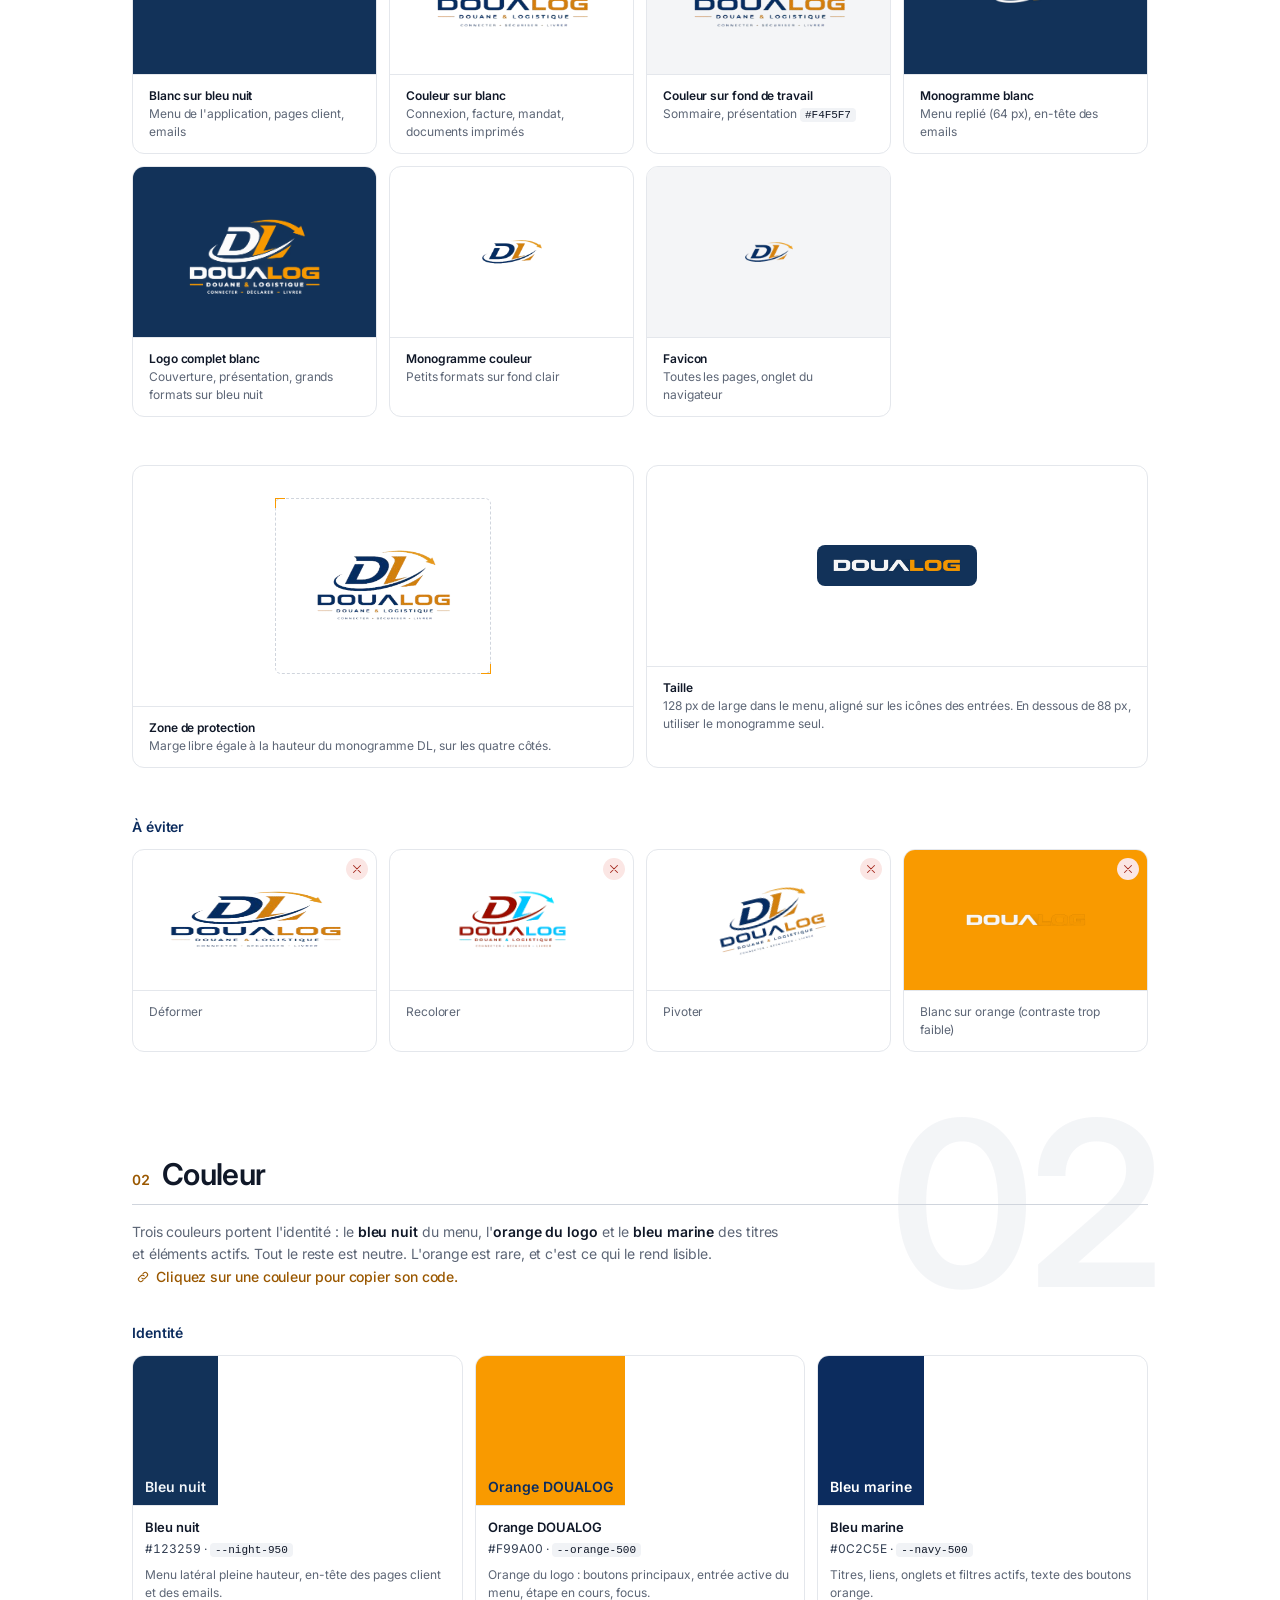
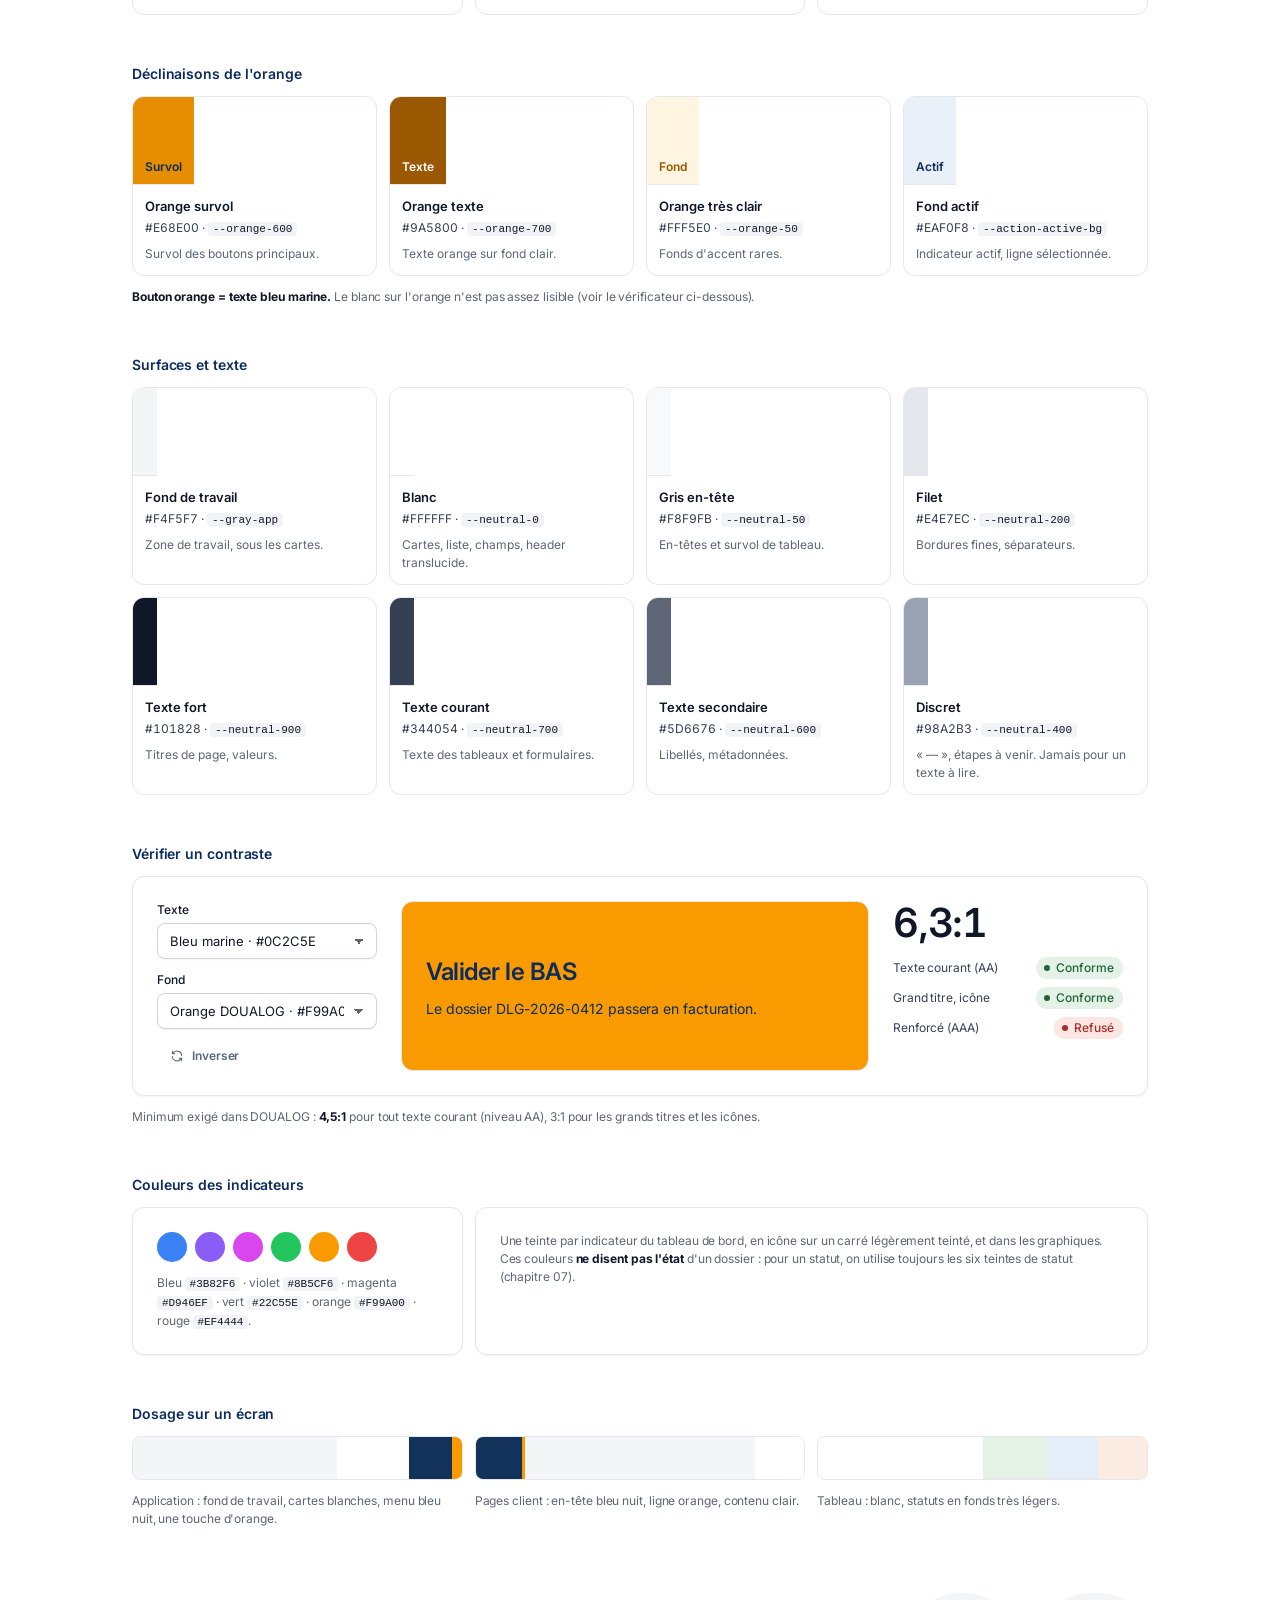
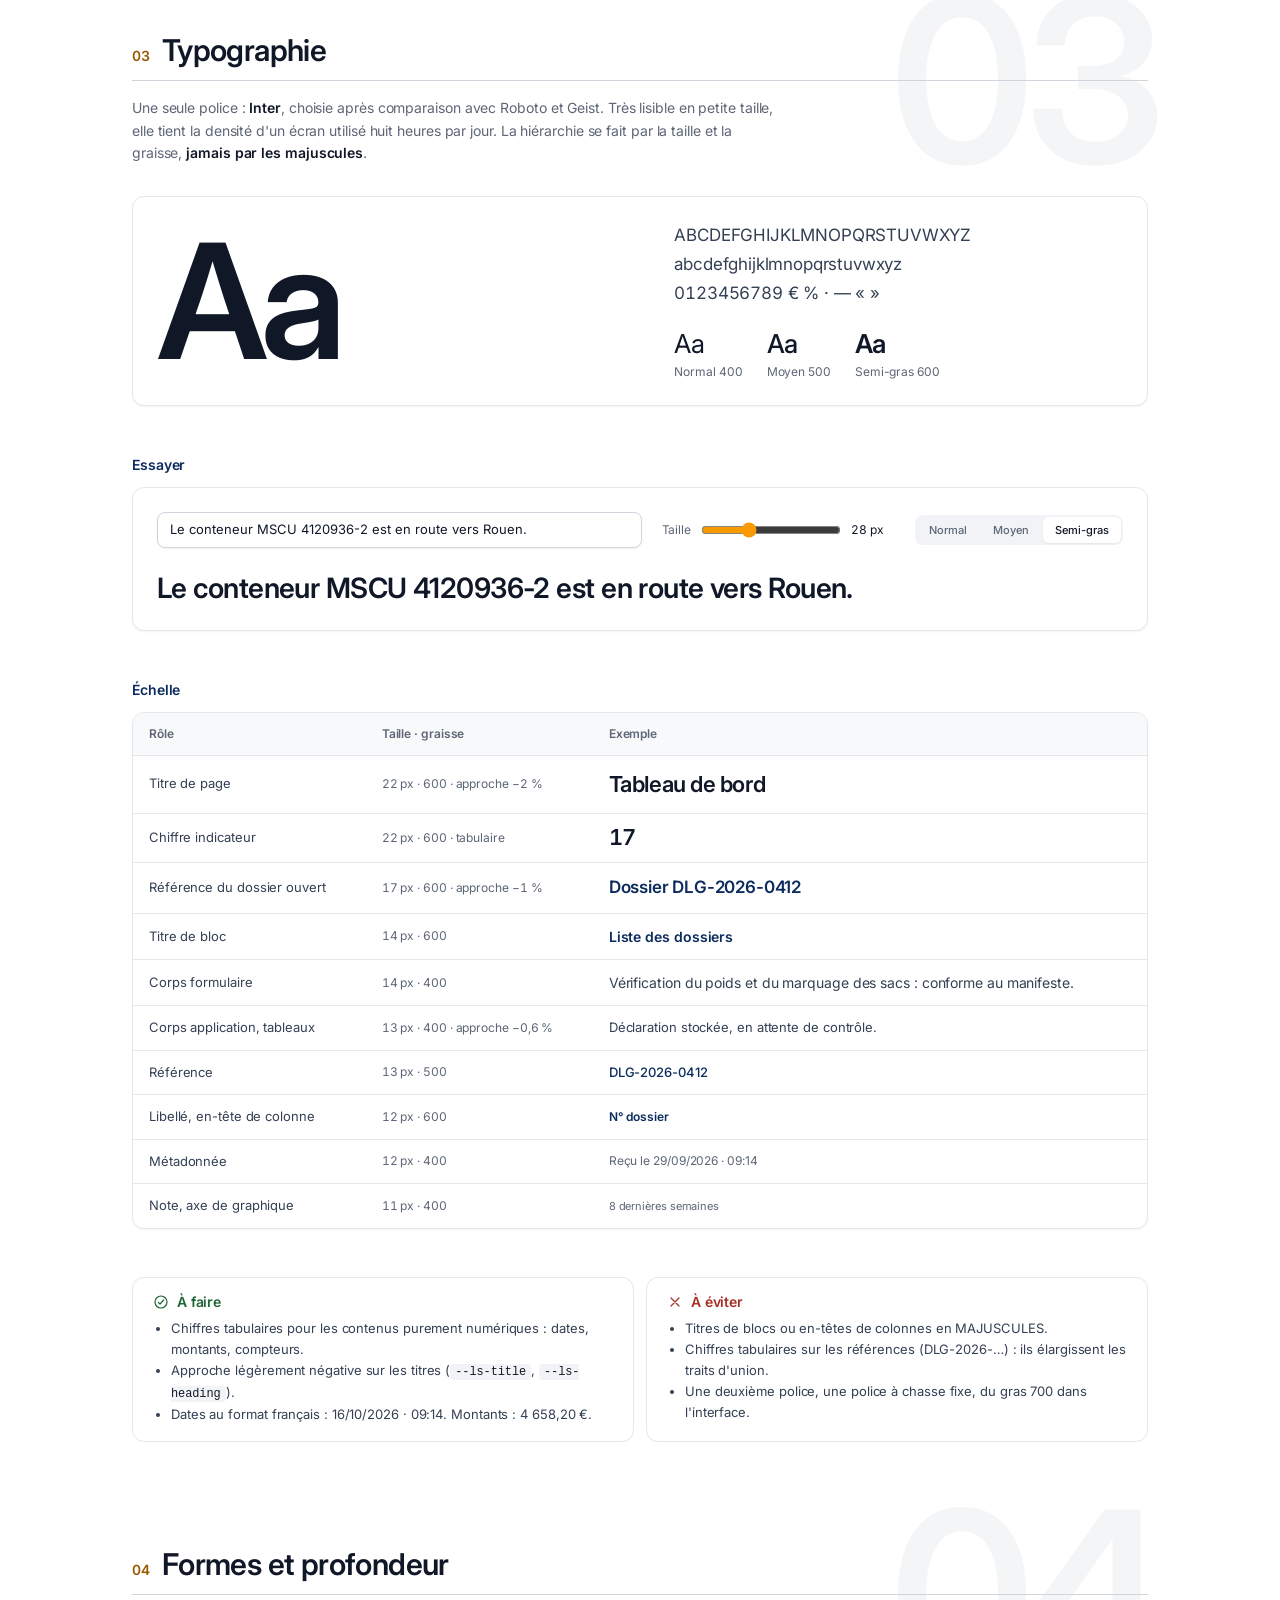
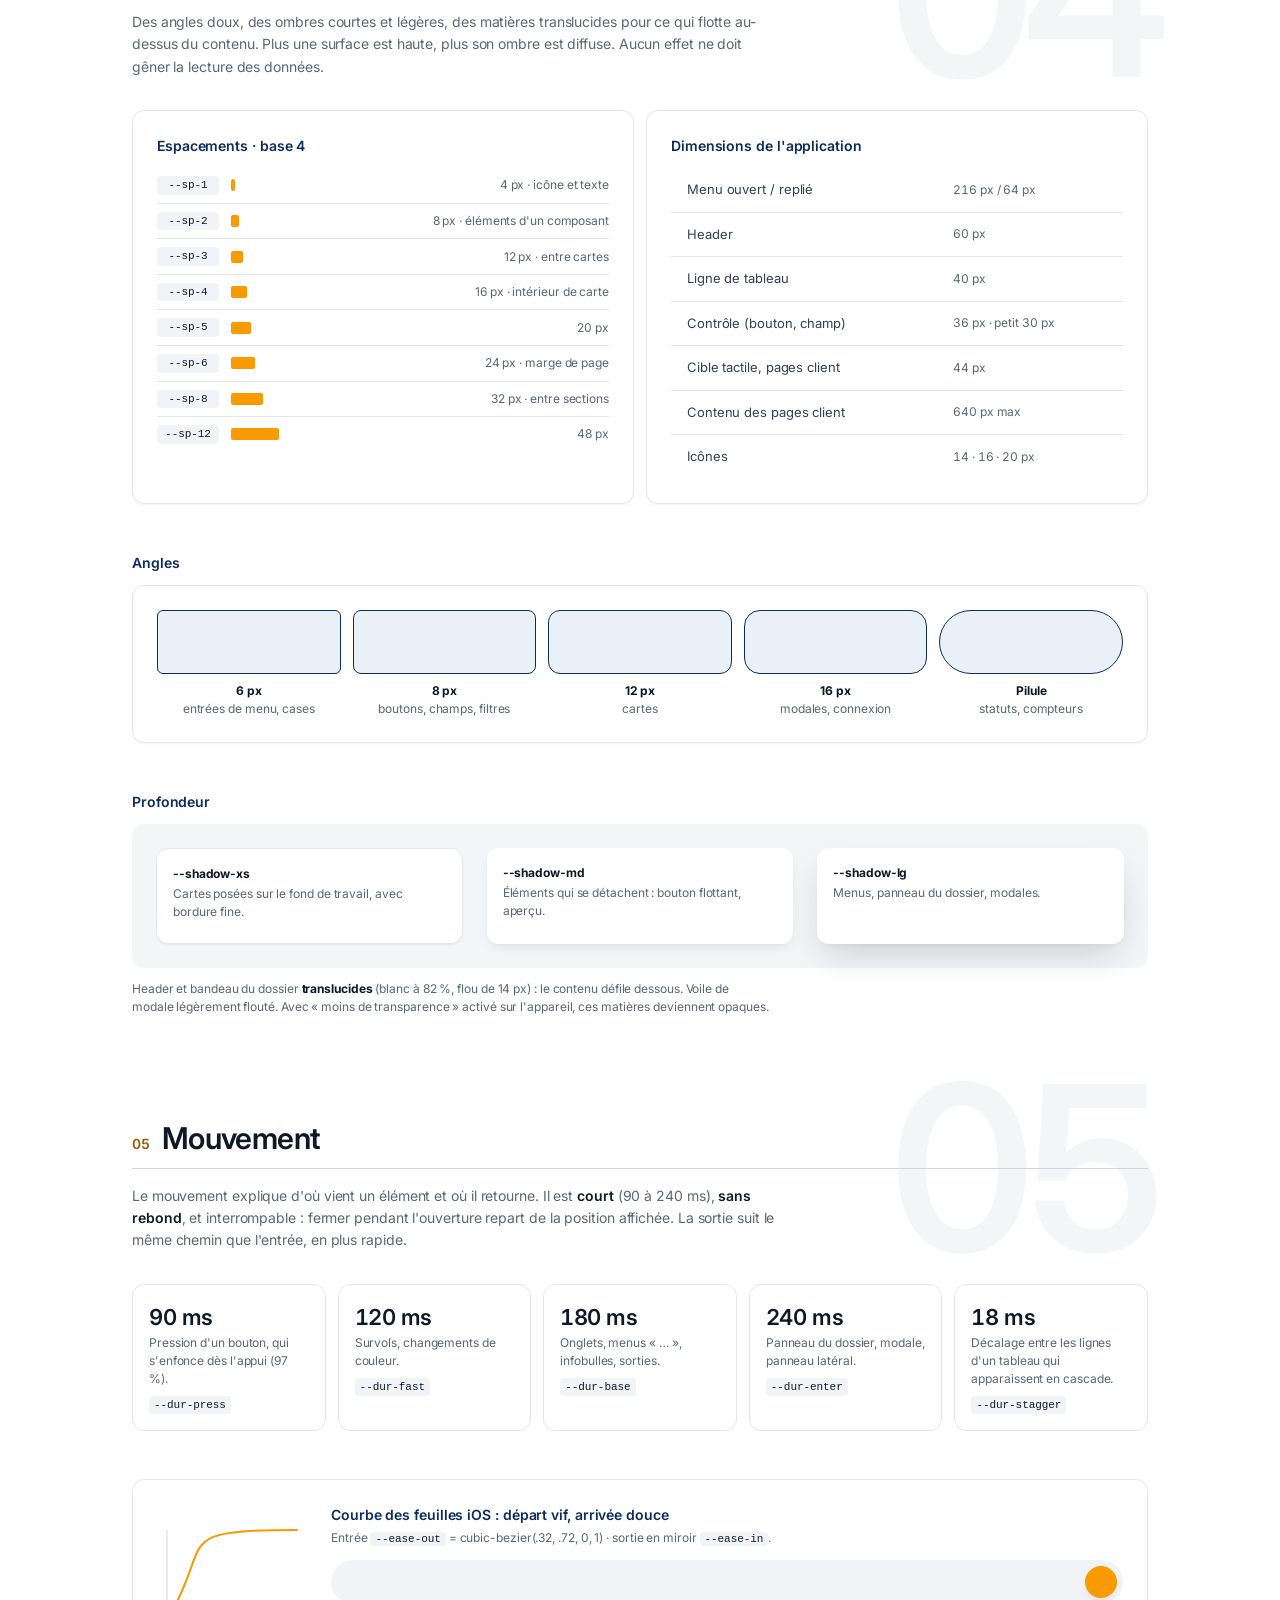
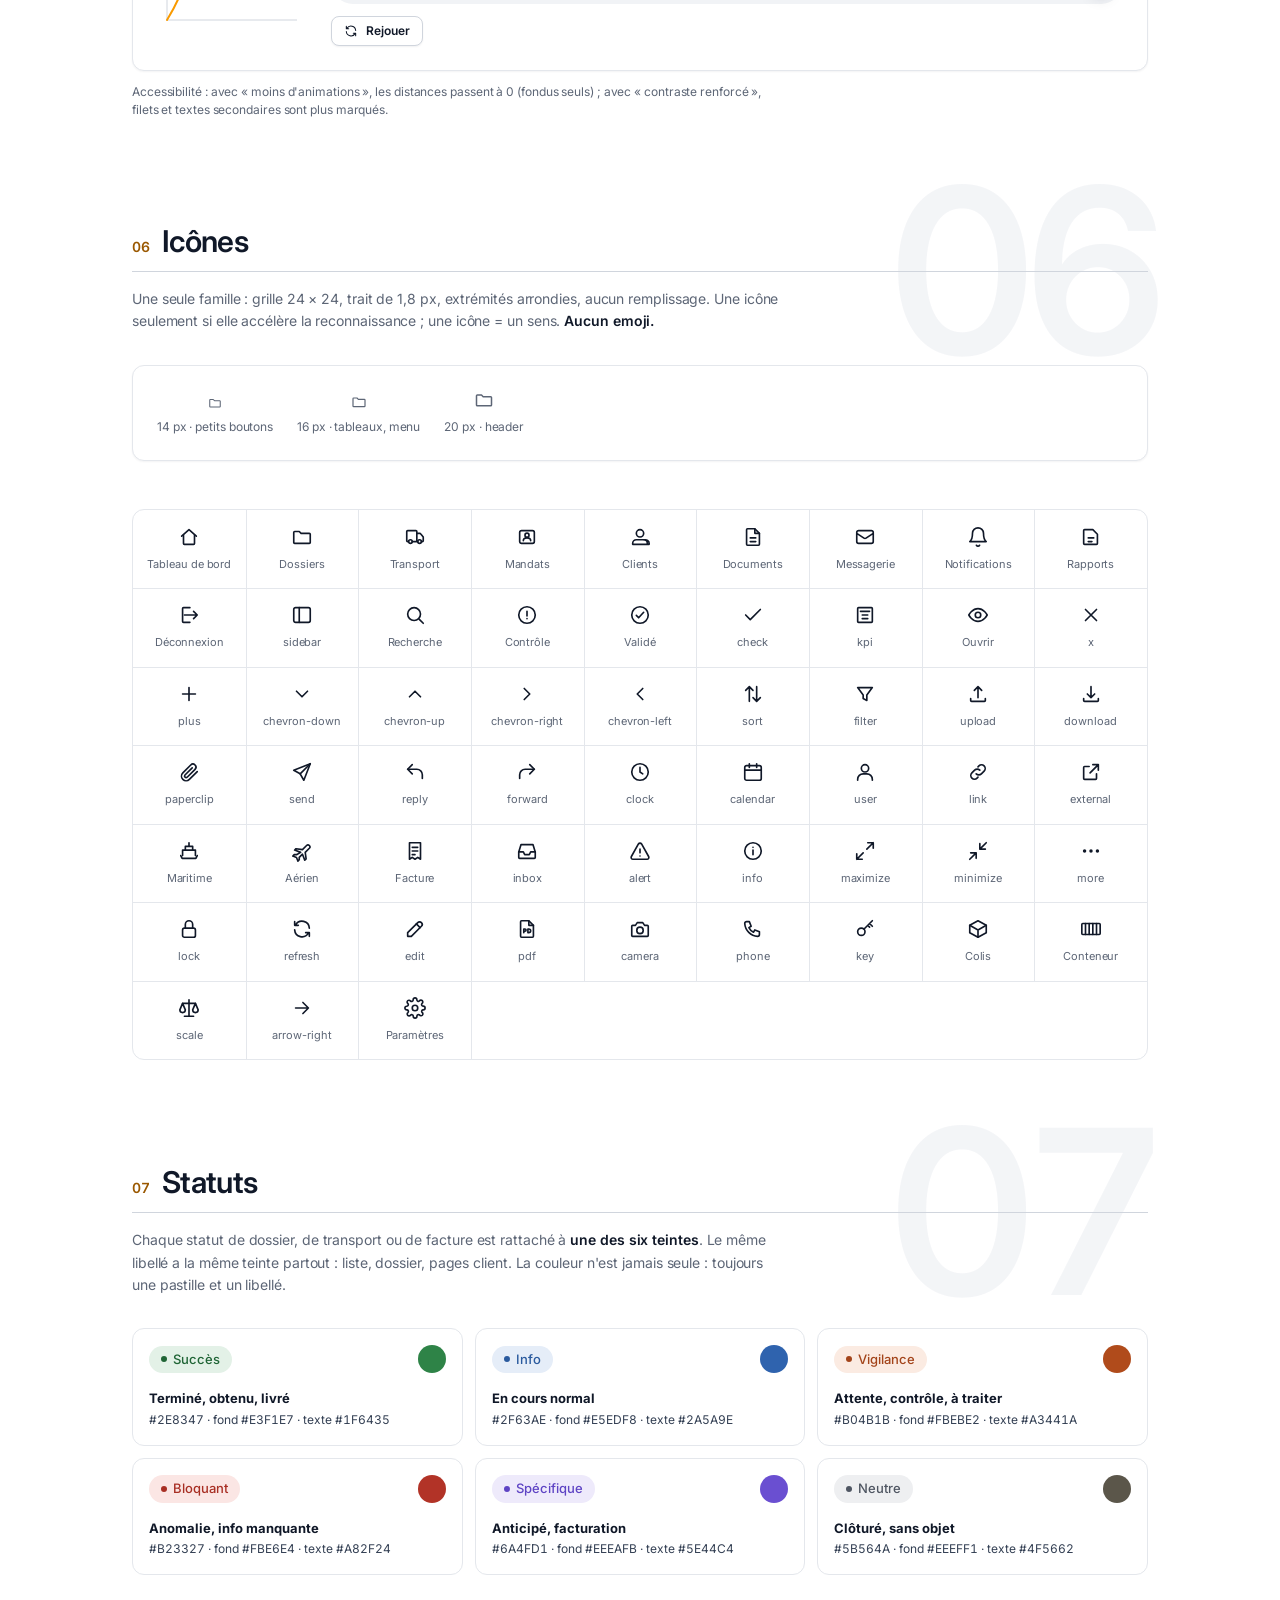
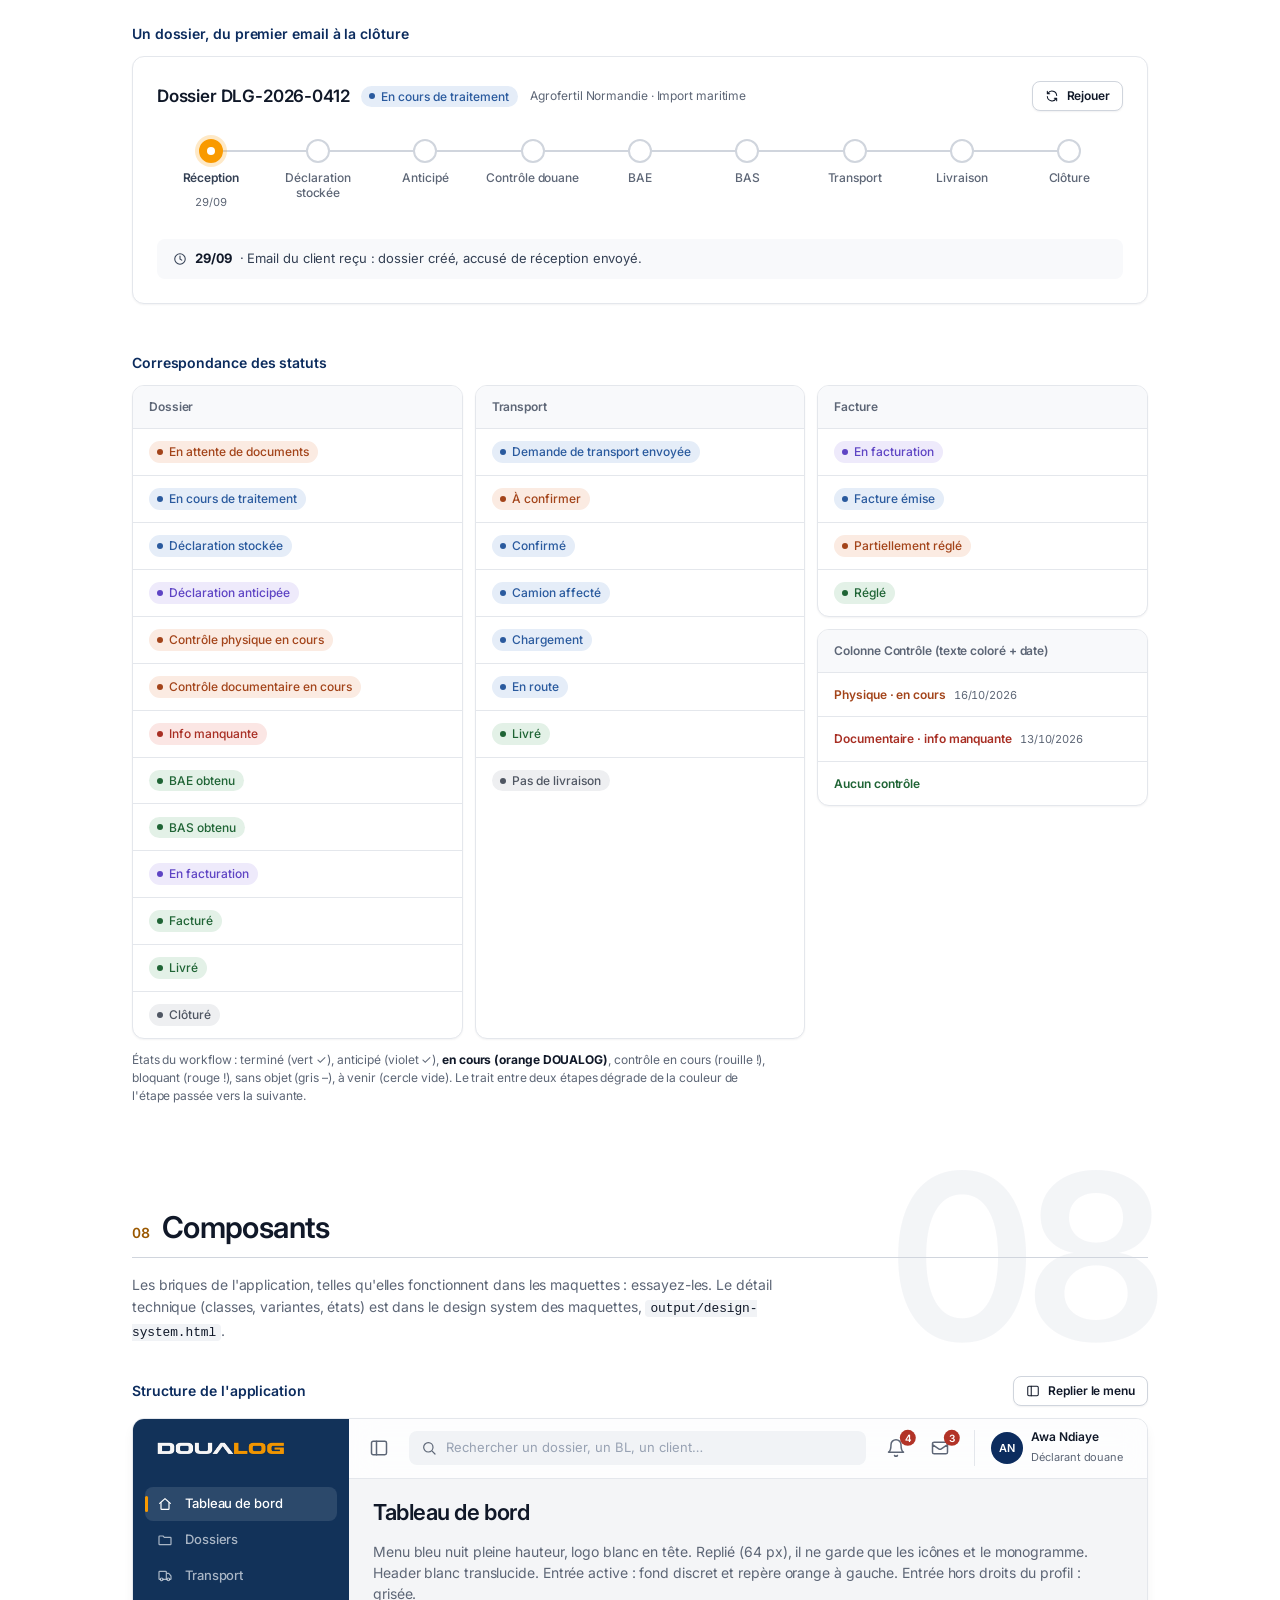
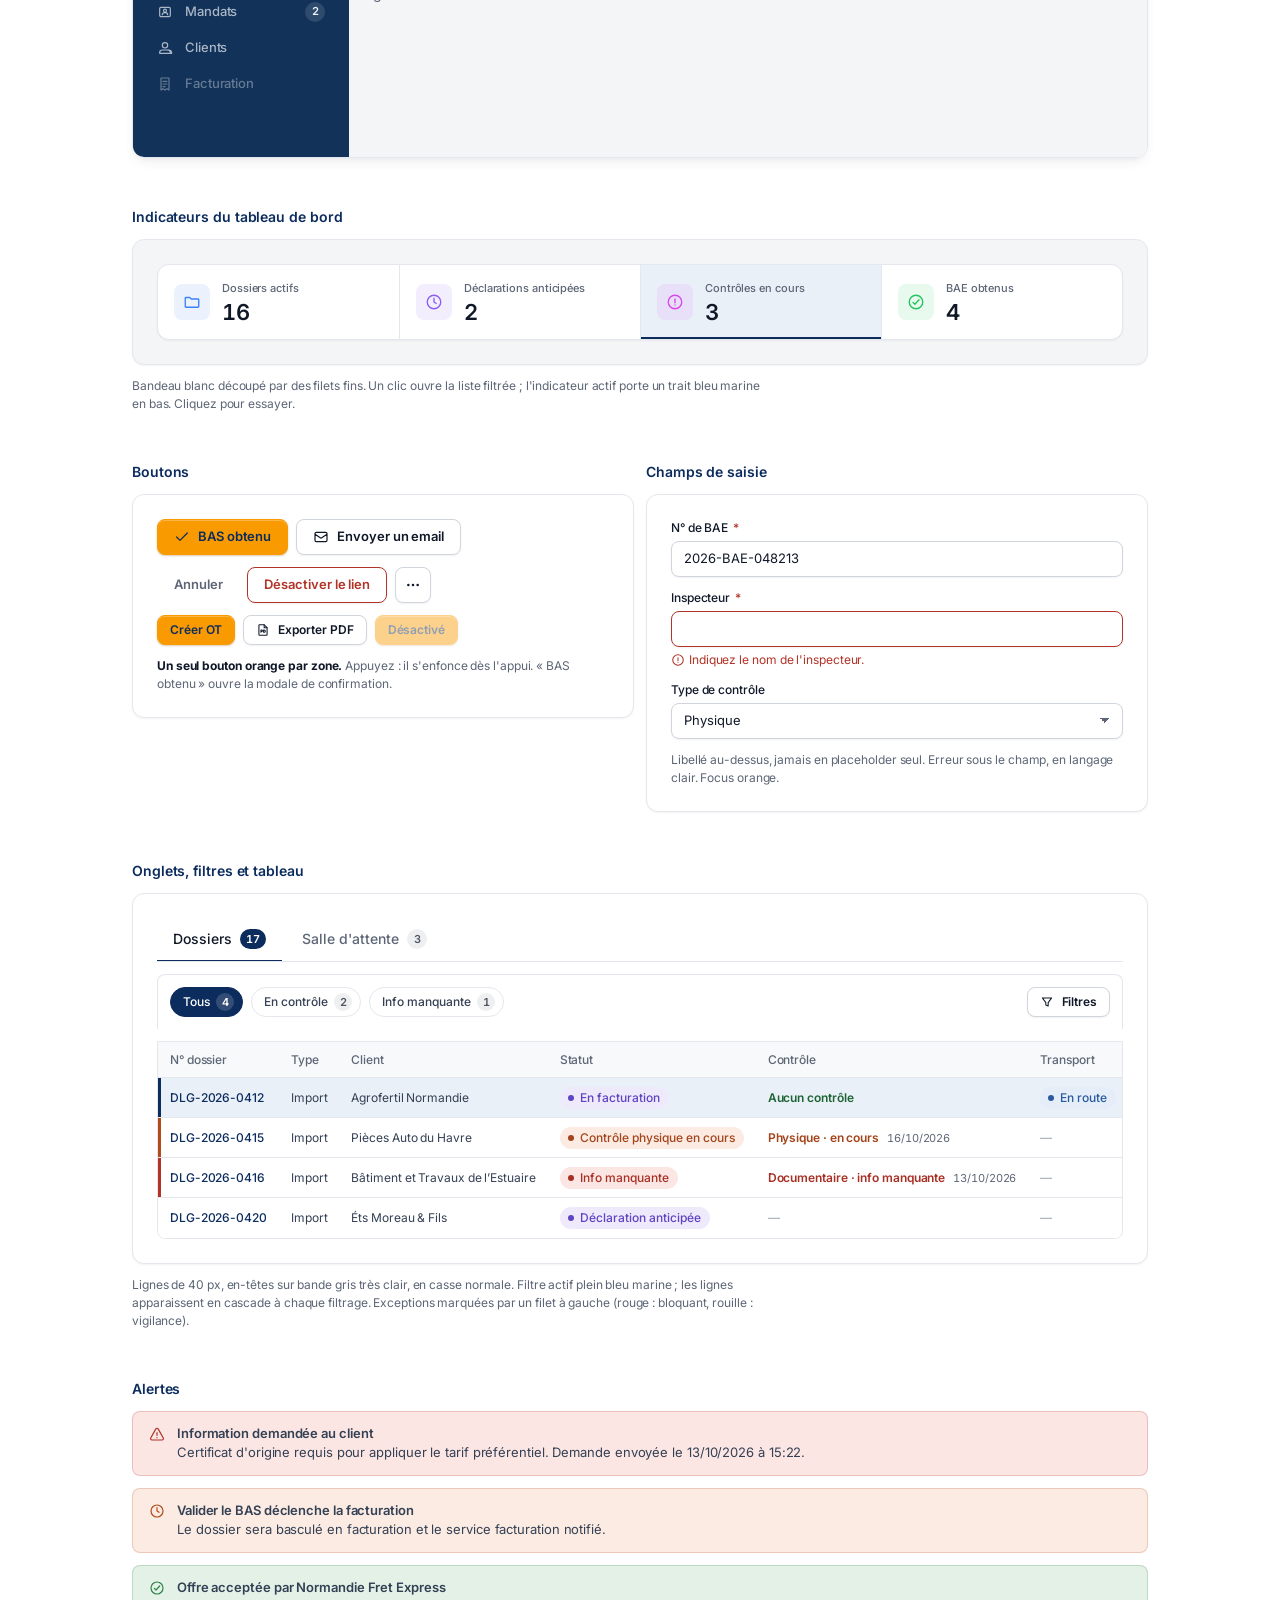
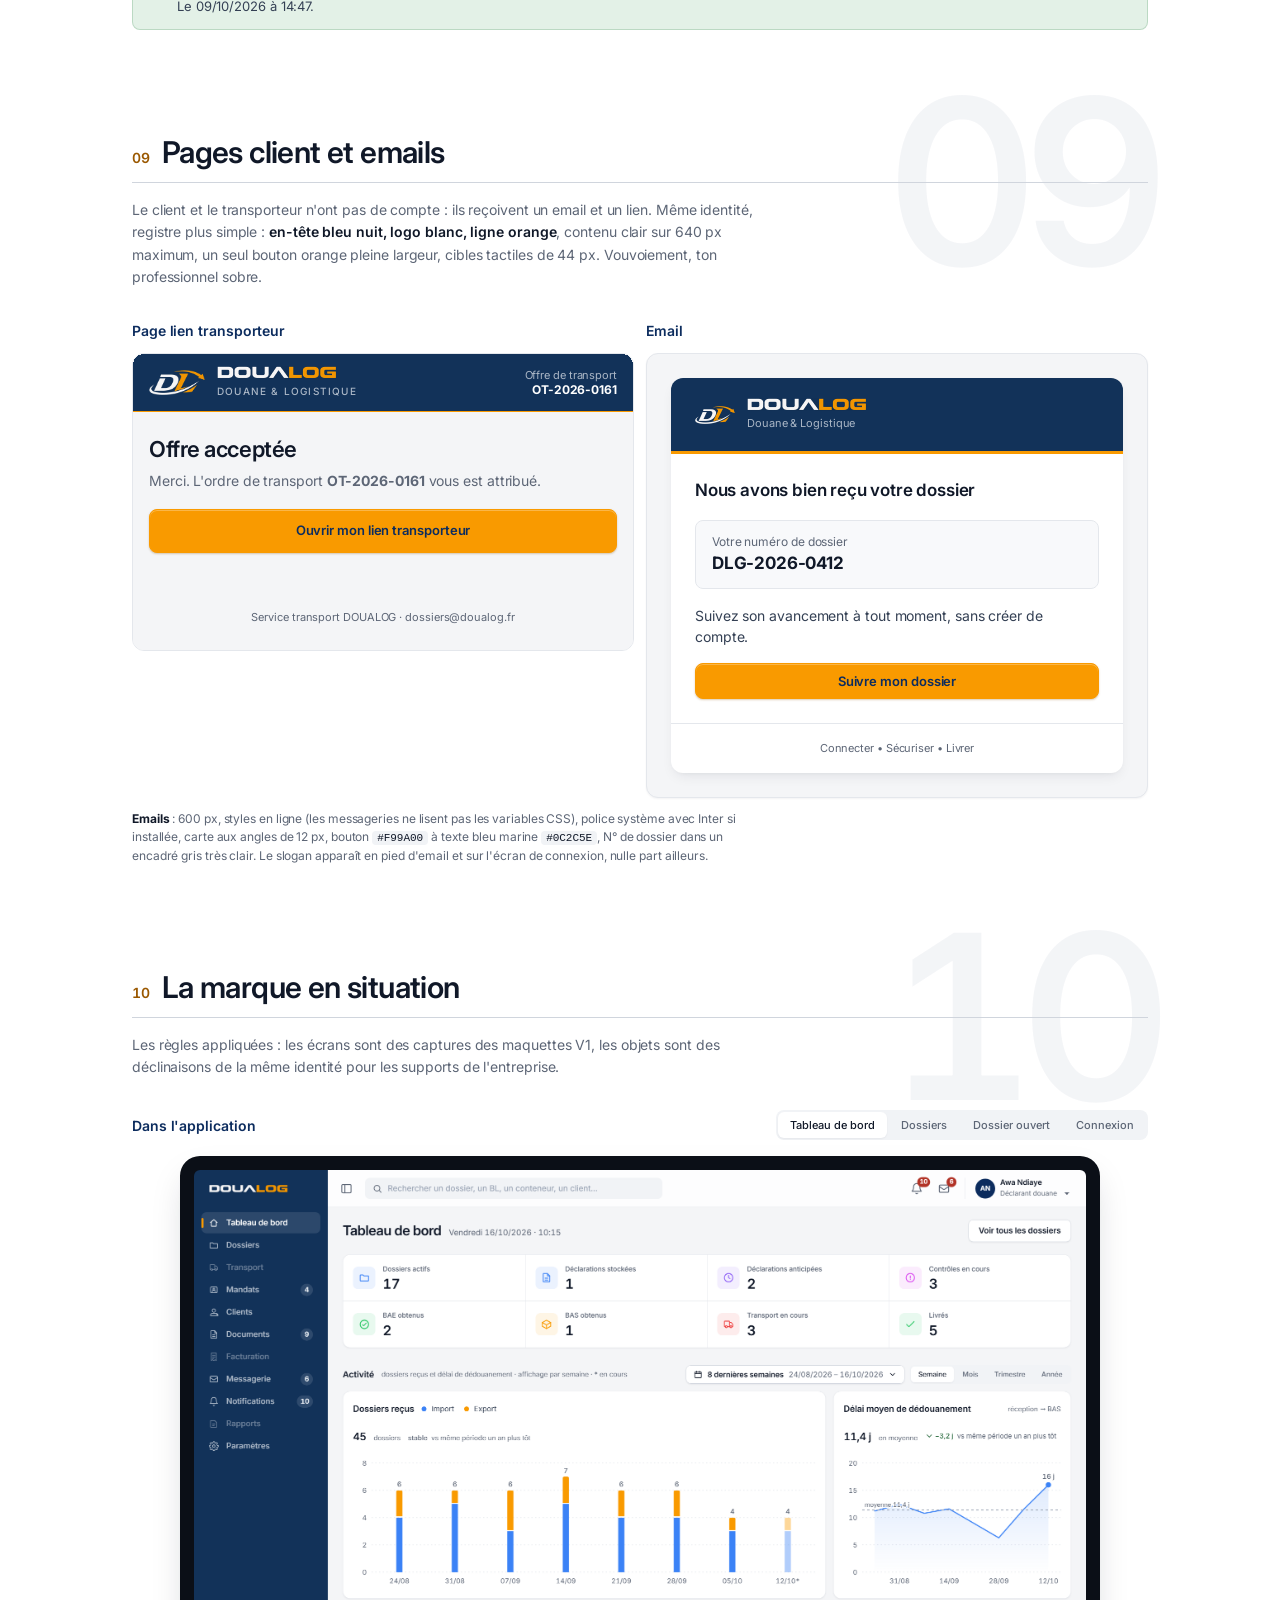
<file: charte.html>
<!DOCTYPE html>
<html lang="fr">
<head>
<meta charset="UTF-8">
<meta name="viewport" content="width=device-width, initial-scale=1, viewport-fit=cover">
<title>Charte graphique — DOUALOG</title>
<meta name="description" content="Charte graphique de la plateforme DOUALOG Control Tower : identité, couleurs, typographie, composants et kit de marque.">
<link rel="icon" type="image/png" href="assets/img/favicon.png">
<!-- Tokens et composants des maquettes (doualog_maquette/output/assets), copiés tels quels : ne pas les modifier ici. -->
<link rel="stylesheet" href="assets/tokens.css">
<link rel="stylesheet" href="assets/components.css">
<link rel="stylesheet" href="assets/charte.css">
<!-- Sora : uniquement pour reconstituer l'ancienne identité dans l'avant / après -->
<link rel="preconnect" href="https://fonts.googleapis.com">
<link rel="preconnect" href="https://fonts.gstatic.com" crossorigin>
<link href="https://fonts.googleapis.com/css2?family=Sora:wght@400;600;700&display=swap" rel="stylesheet">
<script>document.documentElement.classList.add('js');</script>
<script src="assets/icons.js"></script>
</head>
<body>

<div class="ch-progress" aria-hidden="true"><span id="progress"></span></div>

<!-- Navigation latérale (grands écrans) -->
<nav class="ch-rail" aria-label="Chapitres">
  <a class="ch-rail__brand" href="#top"><img src="assets/img/logo-monogramme.png" alt="Retour en haut"></a>
  <ol class="ch-rail__list" id="rail"></ol>
  <a class="c-btn c-btn--sm ch-rail__pdf" href="documents/DOUALOG_Charte-graphique_v2.0.pdf" download><svg class="c-icon c-icon--sm" aria-hidden="true"><use href="#i-download"></use></svg>PDF</a>
</nav>

<!-- ══ COUVERTURE ══ -->
<header class="ch-hero" id="top" data-slide>
  <div class="ch-hero__bar">
    <span>Réf. <b>MIV&#8209;DLG&#8209;2026&#8209;B</b> · Charte graphique 2.0</span>
    <nav aria-label="Documents du projet">
      <a href="index.html">Portail</a>
      <a href="roadmap_doualog.html">Roadmap</a>
      <a href="livrables_doualog.html">Livrables</a>
    </nav>
  </div>

  <div class="ch-hero__in">
    <div class="ch-hero__logo"><img src="assets/img/logo-doualog-blanc.png" alt="DOUALOG — Douane &amp; Logistique"></div>
    <p class="ch-hero__kicker">Charte graphique · version 2.0 · octobre 2026</p>
    <h1 class="ch-hero__title">DOUALOG relie la douane, le transport et le client. <span>Son identité aussi.</span></h1>
    <p class="ch-hero__slogan" aria-label="Connecter, sécuriser, livrer"><span>Connecter</span><i>•</i><span>Sécuriser</span><i>•</i><span>Livrer</span></p>

    <ul class="ch-hero__count">
      <li><b data-count="12">12</b>chapitres</li>
      <li><b data-count="3">3</b>couleurs d'identité</li>
      <li><b data-count="6">6</b>teintes de statut</li>
      <li><b data-count="1">1</b>police</li>
      <li><b data-count="0" id="nb-icons">57</b>icônes</li>
    </ul>

    <div class="ch-hero__actions">
      <a class="c-btn c-btn--primary c-btn--lg" href="documents/DOUALOG_Charte-graphique_v2.0.pdf" download>
        <svg class="c-icon" aria-hidden="true"><use href="#i-download"></use></svg>Télécharger la charte
      </a>
      <a class="c-btn c-btn--lg c-btn--on-dark" href="documents/DOUALOG_Kit-de-marque_v2.0.zip" download>
        <svg class="c-icon" aria-hidden="true"><use href="#i-package"></use></svg>Kit de marque
      </a>
      <button class="c-btn c-btn--lg c-btn--ghost ch-hero__ghost" type="button" data-pres>
        <svg class="c-icon" aria-hidden="true"><use href="#i-maximize"></use></svg>Mode présentation <kbd>P</kbd>
      </button>
    </div>
    <p class="ch-hero__meta"><span data-meta="pdf">PDF · 22 pages · 3,1 Mo</span> · <span data-meta="kit">ZIP · logos, couleurs, charte · 3,0 Mo</span></p>
  </div>

  <a class="ch-hero__scroll" href="#sommaire" aria-label="Aller au sommaire"><svg class="c-icon" aria-hidden="true"><use href="#i-chevron-down"></use></svg></a>
  <div class="ch-hero__line"></div>
</header>

<div class="ch">

  <!-- ══ SOMMAIRE ══ -->
  <section class="ch-toc-wrap" id="sommaire" data-slide>
    <p class="ch-eyebrow">Sommaire</p>
    <ol class="ch-toc" id="toc"></ol>
  </section>

  <!-- ══ 00 — HISTOIRE ══ -->
  <section class="ch-art" id="histoire" data-n="00" data-titre="L'histoire" data-slide>
    <div class="ch-art__head"><span class="n">00</span><h2>L'histoire</h2></div>
    <p class="ch-lead">Un dossier de dédouanement traverse beaucoup de mains : le client, le déclarant, la douane, le transporteur, la facturation. DOUALOG les réunit dans un même outil. L'identité dit la même chose : <b>calme, précise, en mouvement</b>.</p>

    <div class="ch-group">
      <div class="ch-pillars">
        <article class="ch-pillar ch-reveal">
          <span class="ch-pillar__n">01</span>
          <h3>Connecter</h3>
          <p>Le client, l'équipe, la douane et le transporteur travaillent sur le même dossier, avec le même numéro, le même statut, la même couleur partout.</p>
        </article>
        <article class="ch-pillar ch-reveal">
          <span class="ch-pillar__n">02</span>
          <h3>Sécuriser</h3>
          <p>Mandat, pièces obligatoires, codes de confirmation, historique horodaté : rien ne se perd, tout se retrouve.</p>
        </article>
        <article class="ch-pillar ch-reveal">
          <span class="ch-pillar__n">03</span>
          <h3>Livrer</h3>
          <p>Du bon à enlever jusqu'au camion, chaque étape est visible. Le client suit son dossier sans créer de compte.</p>
        </article>
      </div>
    </div>

    <div class="ch-group">
      <p class="ch-cap">Pourquoi ces choix</p>
      <div class="ch-why">
        <div class="ch-why__item ch-reveal">
          <span class="ch-why__chip" style="background:var(--night-950)"></span>
          <h3>Le bleu nuit</h3>
          <p>La couleur de la confiance et de la rigueur douanière. C'est aussi la nuit du port, quand la marchandise continue d'avancer. Il tient le cadre : menu, en-têtes, emails.</p>
        </div>
        <div class="ch-why__item ch-reveal">
          <span class="ch-why__chip" style="background:var(--orange-500)"></span>
          <h3>L'orange du logo</h3>
          <p>L'arc qui traverse le monogramme : la trajectoire de la marchandise, du quai jusqu'au client. À l'écran, il signale l'action à faire et l'étape en cours, et rien d'autre.</p>
        </div>
        <div class="ch-why__item ch-reveal">
          <span class="ch-why__chip ch-why__chip--type">Aa</span>
          <h3>Inter</h3>
          <p>Un déclarant passe huit heures par jour sur l'outil. Inter reste nette en petite taille, ses chiffres s'alignent, et elle ne fatigue pas l'œil.</p>
        </div>
        <div class="ch-why__item ch-reveal">
          <span class="ch-why__chip ch-why__chip--shape"></span>
          <h3>Formes douces, gestes courts</h3>
          <p>Des angles arrondis, des ombres légères, des animations de moins d'un quart de seconde : un outil moderne qui ne détourne jamais l'attention des données.</p>
        </div>
      </div>
    </div>

    <div class="ch-group">
      <p class="ch-cap">Avant, après</p>
      <p class="ch-note ch-note--top">Le même écran de la liste des dossiers, avec l'identité de septembre (v1.0) et celle d'aujourd'hui (v2.0). Faites glisser la poignée.</p>
      <div class="ch-ba" id="ba">
        <div class="ch-ba__layer ch-ba__layer--old" aria-hidden="true">
          <div class="ch-ba__screen old">
            <aside class="old-nav">
              <div class="old-brand"><span class="old-mark"><img src="assets/img/logo-monogramme.png" alt=""></span><b>DOUA<em>LOG</em></b></div>
              <span class="old-item">Tableau de bord</span><span class="old-item is-on">Dossiers</span><span class="old-item">Transport</span><span class="old-item">Mandats</span><span class="old-item">Clients</span><span class="old-item">Documents</span><span class="old-item">Messagerie</span>
            </aside>
            <div class="old-main">
              <div class="old-top"><b>DOUALOG CONTROL TOWER</b><span>CONNECTER • SÉCURISER • LIVRER</span></div>
              <div class="old-kpis">
                <div><i style="background:#2F63AE"></i><b>17</b><span>DOSSIERS ACTIFS</span></div>
                <div><i style="background:#A8447F"></i><b>3</b><span>CONTRÔLES EN COURS</span></div>
                <div><i style="background:#2E8347"></i><b>2</b><span>BAE OBTENUS</span></div>
                <div><i style="background:#B04B1B"></i><b>3</b><span>TRANSPORT EN COURS</span></div>
              </div>
              <div class="old-card">
                <div class="old-card__head"><b>LISTE DES DOSSIERS</b><span class="old-btn">NOUVEAU DOSSIER</span></div>
                <table>
                  <thead><tr><th>N° DOSSIER</th><th>TYPE</th><th>CLIENT</th><th>STATUT</th><th>CONTRÔLE</th></tr></thead>
                  <tbody>
                    <tr><td>DLG-2026-0412</td><td>IMPORT</td><td>Agrofertil Normandie</td><td><span class="old-tag" style="--t:#6A4FD1">En facturation</span></td><td>Aucun</td></tr>
                    <tr><td>DLG-2026-0415</td><td>IMPORT</td><td>Pièces Auto du Havre</td><td><span class="old-tag" style="--t:#A8447F">Contrôle physique</span></td><td>Physique</td></tr>
                    <tr><td>DLG-2026-0416</td><td>IMPORT</td><td>Bâtiment et Travaux de l’Estuaire</td><td><span class="old-tag" style="--t:#B23327">Info manquante</span></td><td>Documentaire</td></tr>
                    <tr><td>DLG-2026-0420</td><td>IMPORT</td><td>Éts Moreau &amp; Fils</td><td><span class="old-tag" style="--t:#6A4FD1">Anticipé</span></td><td>—</td></tr>
                    <tr><td>DLG-2026-0423</td><td>IMPORT</td><td>Pièces Auto du Havre</td><td><span class="old-tag" style="--t:#2F63AE">Décl. stockée</span></td><td>—</td></tr>
                  </tbody>
                </table>
              </div>
            </div>
          </div>
        </div>
        <div class="ch-ba__layer ch-ba__layer--new" aria-hidden="true">
          <div class="ch-ba__screen new">
            <aside class="c-sidebar new-nav">
              <div class="c-sidebar__brand"><span class="c-brand"><img class="c-brand__logo" src="assets/img/logo-blanc-menu.png" alt=""></span></div>
              <ul class="c-nav">
                <li><span class="c-nav__item"><svg class="c-icon"><use href="#i-dashboard"></use></svg><span class="c-nav__label">Tableau de bord</span></span></li>
                <li><span class="c-nav__item is-active"><svg class="c-icon"><use href="#i-dossiers"></use></svg><span class="c-nav__label">Dossiers</span></span></li>
                <li><span class="c-nav__item"><svg class="c-icon"><use href="#i-transport"></use></svg><span class="c-nav__label">Transport</span></span></li>
                <li><span class="c-nav__item"><svg class="c-icon"><use href="#i-mandat"></use></svg><span class="c-nav__label">Mandats</span><span class="c-count">4</span></span></li>
                <li><span class="c-nav__item"><svg class="c-icon"><use href="#i-clients"></use></svg><span class="c-nav__label">Clients</span></span></li>
                <li><span class="c-nav__item"><svg class="c-icon"><use href="#i-document"></use></svg><span class="c-nav__label">Documents</span><span class="c-count">9</span></span></li>
                <li><span class="c-nav__item"><svg class="c-icon"><use href="#i-mail"></use></svg><span class="c-nav__label">Messagerie</span><span class="c-count">6</span></span></li>
              </ul>
            </aside>
            <div class="new-main">
              <div class="new-top">
                <div class="c-topbar__search c-input-icon"><svg class="c-icon"><use href="#i-search"></use></svg><input class="c-input" placeholder="Rechercher un dossier, un BL, un client…" tabindex="-1"></div>
                <div class="c-user"><span class="c-user__initials">AN</span><span><span class="c-user__name">Awa Ndiaye</span><span class="u-muted" style="font-size:var(--fs-xs)">Déclarant douane</span></span></div>
              </div>
              <div class="new-body">
                <div class="new-head"><h1>Dossiers</h1><span class="c-btn c-btn--primary"><svg class="c-icon"><use href="#i-plus"></use></svg>Nouveau dossier</span></div>
                <div class="c-stats">
                  <div class="c-stats__group">
                    <span class="c-stat c-stat--blue"><span class="c-stat__in"><span class="c-stat__icon"><svg class="c-icon"><use href="#i-dossiers"></use></svg></span><span class="c-stat__value">17</span><span class="c-stat__label"><span class="is-long">Dossiers actifs</span></span></span></span>
                    <span class="c-stat c-stat--magenta"><span class="c-stat__in"><span class="c-stat__icon"><svg class="c-icon"><use href="#i-controle"></use></svg></span><span class="c-stat__value">3</span><span class="c-stat__label"><span class="is-long">Contrôles en cours</span></span></span></span>
                    <span class="c-stat c-stat--green"><span class="c-stat__in"><span class="c-stat__icon"><svg class="c-icon"><use href="#i-valide"></use></svg></span><span class="c-stat__value">2</span><span class="c-stat__label"><span class="is-long">BAE obtenus</span></span></span></span>
                    <span class="c-stat c-stat--red"><span class="c-stat__in"><span class="c-stat__icon"><svg class="c-icon"><use href="#i-transport"></use></svg></span><span class="c-stat__value">3</span><span class="c-stat__label"><span class="is-long">Transport en cours</span></span></span></span>
                  </div>
                </div>
                <div class="c-table-wrap">
                  <table class="c-table">
                    <thead><tr><th>N° dossier</th><th>Type</th><th>Client</th><th>Statut</th><th>Contrôle</th></tr></thead>
                    <tbody>
                      <tr class="is-selected"><td><span class="c-ref" style="color:var(--text-link)">DLG-2026-0412</span></td><td>Import</td><td>Agrofertil Normandie</td><td><span class="c-badge c-badge--special">En facturation</span></td><td><span class="c-ctrl c-ctrl--success"><span class="c-ctrl__type">Aucun contrôle</span></span></td></tr>
                      <tr class="is-warning"><td><span class="c-ref" style="color:var(--text-link)">DLG-2026-0415</span></td><td>Import</td><td>Pièces Auto du Havre</td><td><span class="c-badge c-badge--warning">Contrôle physique en cours</span></td><td><span class="c-ctrl c-ctrl--warning"><span class="c-ctrl__type">Physique · en cours</span></span></td></tr>
                      <tr class="is-alert"><td><span class="c-ref" style="color:var(--text-link)">DLG-2026-0416</span></td><td>Import</td><td>Bâtiment et Travaux de l’Estuaire</td><td><span class="c-badge c-badge--danger">Info manquante</span></td><td><span class="c-ctrl c-ctrl--danger"><span class="c-ctrl__type">Documentaire</span></span></td></tr>
                      <tr><td><span class="c-ref" style="color:var(--text-link)">DLG-2026-0420</span></td><td>Import</td><td>Éts Moreau &amp; Fils</td><td><span class="c-badge c-badge--special">Déclaration anticipée</span></td><td><span class="c-dash">—</span></td></tr>
                      <tr><td><span class="c-ref" style="color:var(--text-link)">DLG-2026-0423</span></td><td>Import</td><td>Pièces Auto du Havre</td><td><span class="c-badge c-badge--info">Déclaration stockée</span></td><td><span class="c-dash">—</span></td></tr>
                    </tbody>
                  </table>
                </div>
              </div>
            </div>
          </div>
        </div>
        <span class="ch-ba__tag ch-ba__tag--old">Avant · v1.0</span>
        <span class="ch-ba__tag ch-ba__tag--new">Après · v2.0</span>
        <span class="ch-ba__handle" aria-hidden="true"><svg class="c-icon" aria-hidden="true"><use href="#i-chevron-left"></use></svg><svg class="c-icon" aria-hidden="true"><use href="#i-chevron-right"></use></svg></span>
        <input class="ch-ba__range" type="range" min="0" max="100" value="50" aria-label="Comparer l'ancienne et la nouvelle identité">
      </div>
      <div class="ch-ba__legend">
        <div><b>v1.0</b> Sora en majuscules, or douane, fond ivoire, angles durs, bandeau d'indicateurs sombre, magenta pour les contrôles.</div>
        <div><b>v2.0</b> Inter en casse normale, orange du logo, fond gris clair, cartes blanches, six teintes de statut, un seul bouton orange par zone.</div>
      </div>
    </div>
  </section>

  <!-- ══ 01 — LOGO ══ -->
  <section class="ch-art" id="logo" data-n="01" data-titre="Logo" data-slide>
    <div class="ch-art__head"><span class="n">01</span><h2>Logo</h2></div>
    <p class="ch-intro">Le monogramme <b>DL</b> et le nom <b>DOUALOG</b> sont fournis en fichiers : on ne les redessine pas, on ne les recompose pas. La version <b>blanche</b> est la version d'usage sur le bleu nuit (menu de l'application, en-tête des pages client, emails) ; la version <b>couleur</b> s'utilise sur fond clair. Le nom DOUALOG apparaît une seule fois par écran.</p>

    <div class="ch-group">
      <p class="ch-cap">Versions</p>
      <div class="ch-grid ch-grid--4">
        <div class="ch-logo ch-reveal"><div class="ch-logo__stage is-night"><img src="assets/img/logo-blanc-menu.png" alt="Logo blanc sur bleu nuit"></div>
          <div class="ch-logo__cap"><b>Blanc sur bleu nuit</b>Menu de l'application, pages client, emails</div></div>
        <div class="ch-logo ch-reveal"><div class="ch-logo__stage"><img src="assets/img/logo.png" alt="Logo couleur sur blanc"></div>
          <div class="ch-logo__cap"><b>Couleur sur blanc</b>Connexion, facture, mandat, documents imprimés</div></div>
        <div class="ch-logo ch-reveal"><div class="ch-logo__stage is-app"><img src="assets/img/logo.png" alt="Logo couleur sur gris clair"></div>
          <div class="ch-logo__cap"><b>Couleur sur fond de travail</b>Sommaire, présentation <code>#F4F5F7</code></div></div>
        <div class="ch-logo ch-reveal"><div class="ch-logo__stage is-night"><img class="mono" src="assets/img/logo-monogramme-blanc-menu.png" alt="Monogramme blanc"></div>
          <div class="ch-logo__cap"><b>Monogramme blanc</b>Menu replié (64 px), en-tête des emails</div></div>
        <div class="ch-logo ch-reveal"><div class="ch-logo__stage is-night"><img src="assets/img/logo-doualog-blanc.png" alt="Logo complet blanc sur bleu nuit" style="width:150px"></div>
          <div class="ch-logo__cap"><b>Logo complet blanc</b>Couverture, présentation, grands formats sur bleu nuit</div></div>
        <div class="ch-logo ch-reveal"><div class="ch-logo__stage"><img class="mono" src="assets/img/logo-monogramme.png" alt="Monogramme couleur"></div>
          <div class="ch-logo__cap"><b>Monogramme couleur</b>Petits formats sur fond clair</div></div>
        <div class="ch-logo ch-reveal"><div class="ch-logo__stage is-app"><img src="assets/img/favicon.png" alt="Favicon" style="width:48px"></div>
          <div class="ch-logo__cap"><b>Favicon</b>Toutes les pages, onglet du navigateur</div></div>
      </div>
    </div>

    <div class="ch-group">
      <div class="ch-grid ch-grid--2">
        <div class="ch-logo">
          <div class="ch-clear"><div class="ch-clear__box"><img src="assets/img/logo.png" alt="Zone de protection du logo"></div></div>
          <div class="ch-logo__cap"><b>Zone de protection</b>Marge libre égale à la hauteur du monogramme DL, sur les quatre côtés.</div>
        </div>
        <div class="ch-logo">
          <div class="ch-clear"><span class="ch-size"><img src="assets/img/logo-blanc-menu.png" alt="Logo à la taille du menu"></span></div>
          <div class="ch-logo__cap"><b>Taille</b>128 px de large dans le menu, aligné sur les icônes des entrées. En dessous de 88 px, utiliser le monogramme seul.</div>
        </div>
      </div>
    </div>

    <div class="ch-group">
      <p class="ch-cap">À éviter</p>
      <div class="ch-grid ch-grid--4">
        <div class="ch-logo"><div class="ch-dont ch-dont--stretch"><img src="assets/img/logo.png" alt="Logo déformé"><span class="ch-dont__x"><svg class="c-icon c-icon--sm" aria-hidden="true"><use href="#i-x"></use></svg></span></div><div class="ch-logo__cap">Déformer</div></div>
        <div class="ch-logo"><div class="ch-dont ch-dont--recolor"><img src="assets/img/logo.png" alt="Logo recoloré"><span class="ch-dont__x"><svg class="c-icon c-icon--sm" aria-hidden="true"><use href="#i-x"></use></svg></span></div><div class="ch-logo__cap">Recolorer</div></div>
        <div class="ch-logo"><div class="ch-dont ch-dont--rotate"><img src="assets/img/logo.png" alt="Logo pivoté"><span class="ch-dont__x"><svg class="c-icon c-icon--sm" aria-hidden="true"><use href="#i-x"></use></svg></span></div><div class="ch-logo__cap">Pivoter</div></div>
        <div class="ch-logo"><div class="ch-dont ch-dont--contrast"><img src="assets/img/logo-blanc-menu.png" alt="Logo blanc sur orange"><span class="ch-dont__x"><svg class="c-icon c-icon--sm" aria-hidden="true"><use href="#i-x"></use></svg></span></div><div class="ch-logo__cap">Blanc sur orange (contraste trop faible)</div></div>
      </div>
    </div>
  </section>

  <!-- ══ 02 — COULEUR ══ -->
  <section class="ch-art" id="couleur" data-n="02" data-titre="Couleur" data-slide>
    <div class="ch-art__head"><span class="n">02</span><h2>Couleur</h2></div>
    <p class="ch-intro">Trois couleurs portent l'identité : le <b>bleu nuit</b> du menu, l'<b>orange du logo</b> et le <b>bleu marine</b> des titres et éléments actifs. Tout le reste est neutre. L'orange est rare, et c'est ce qui le rend lisible. <span class="ch-hint"><svg class="c-icon c-icon--sm" aria-hidden="true"><use href="#i-link"></use></svg>Cliquez sur une couleur pour copier son code.</span></p>

    <div class="ch-group">
      <p class="ch-cap">Identité</p>
      <div class="ch-grid ch-grid--3">
        <button class="ch-sw ch-sw--lg ch-reveal" type="button" data-copy="#123259"><span class="ch-sw__c" style="background:var(--night-950);color:var(--on-dark)">Bleu nuit</span>
          <span class="ch-sw__i"><b>Bleu nuit</b><span class="hex">#123259 · <code>--night-950</code></span>Menu latéral pleine hauteur, en-tête des pages client et des emails.</span></button>
        <button class="ch-sw ch-sw--lg ch-reveal" type="button" data-copy="#F99A00"><span class="ch-sw__c" style="background:var(--orange-500);color:var(--navy-500)">Orange DOUALOG</span>
          <span class="ch-sw__i"><b>Orange DOUALOG</b><span class="hex">#F99A00 · <code>--orange-500</code></span>Orange du logo : boutons principaux, entrée active du menu, étape en cours, focus.</span></button>
        <button class="ch-sw ch-sw--lg ch-reveal" type="button" data-copy="#0C2C5E"><span class="ch-sw__c" style="background:var(--navy-500);color:var(--neutral-0)">Bleu marine</span>
          <span class="ch-sw__i"><b>Bleu marine</b><span class="hex">#0C2C5E · <code>--navy-500</code></span>Titres, liens, onglets et filtres actifs, texte des boutons orange.</span></button>
      </div>
    </div>

    <div class="ch-group">
      <p class="ch-cap">Déclinaisons de l'orange</p>
      <div class="ch-grid ch-grid--4">
        <button class="ch-sw" type="button" data-copy="#E68E00"><span class="ch-sw__c" style="background:var(--orange-600);color:var(--navy-500)">Survol</span>
          <span class="ch-sw__i"><b>Orange survol</b><span class="hex">#E68E00 · <code>--orange-600</code></span>Survol des boutons principaux.</span></button>
        <button class="ch-sw" type="button" data-copy="#9A5800"><span class="ch-sw__c" style="background:var(--orange-700);color:var(--neutral-0)">Texte</span>
          <span class="ch-sw__i"><b>Orange texte</b><span class="hex">#9A5800 · <code>--orange-700</code></span>Texte orange sur fond clair.</span></button>
        <button class="ch-sw" type="button" data-copy="#FFF5E0"><span class="ch-sw__c" style="background:var(--orange-50);color:var(--orange-700)">Fond</span>
          <span class="ch-sw__i"><b>Orange très clair</b><span class="hex">#FFF5E0 · <code>--orange-50</code></span>Fonds d'accent rares.</span></button>
        <button class="ch-sw" type="button" data-copy="#EAF0F8"><span class="ch-sw__c" style="background:var(--action-active-bg);color:var(--navy-500)">Actif</span>
          <span class="ch-sw__i"><b>Fond actif</b><span class="hex">#EAF0F8 · <code>--action-active-bg</code></span>Indicateur actif, ligne sélectionnée.</span></button>
      </div>
      <p class="ch-note"><b>Bouton orange = texte bleu marine.</b> Le blanc sur l'orange n'est pas assez lisible (voir le vérificateur ci-dessous).</p>
    </div>

    <div class="ch-group">
      <p class="ch-cap">Surfaces et texte</p>
      <div class="ch-grid ch-grid--4">
        <button class="ch-sw" type="button" data-copy="#F4F5F7"><span class="ch-sw__c" style="background:var(--gray-app)"></span><span class="ch-sw__i"><b>Fond de travail</b><span class="hex">#F4F5F7 · <code>--gray-app</code></span>Zone de travail, sous les cartes.</span></button>
        <button class="ch-sw" type="button" data-copy="#FFFFFF"><span class="ch-sw__c" style="background:var(--neutral-0)"></span><span class="ch-sw__i"><b>Blanc</b><span class="hex">#FFFFFF · <code>--neutral-0</code></span>Cartes, liste, champs, header translucide.</span></button>
        <button class="ch-sw" type="button" data-copy="#F8F9FB"><span class="ch-sw__c" style="background:var(--neutral-50)"></span><span class="ch-sw__i"><b>Gris en-tête</b><span class="hex">#F8F9FB · <code>--neutral-50</code></span>En-têtes et survol de tableau.</span></button>
        <button class="ch-sw" type="button" data-copy="#E4E7EC"><span class="ch-sw__c" style="background:var(--neutral-200)"></span><span class="ch-sw__i"><b>Filet</b><span class="hex">#E4E7EC · <code>--neutral-200</code></span>Bordures fines, séparateurs.</span></button>
        <button class="ch-sw" type="button" data-copy="#101828"><span class="ch-sw__c" style="background:var(--neutral-900)"></span><span class="ch-sw__i"><b>Texte fort</b><span class="hex">#101828 · <code>--neutral-900</code></span>Titres de page, valeurs.</span></button>
        <button class="ch-sw" type="button" data-copy="#344054"><span class="ch-sw__c" style="background:var(--neutral-700)"></span><span class="ch-sw__i"><b>Texte courant</b><span class="hex">#344054 · <code>--neutral-700</code></span>Texte des tableaux et formulaires.</span></button>
        <button class="ch-sw" type="button" data-copy="#5D6676"><span class="ch-sw__c" style="background:var(--neutral-600)"></span><span class="ch-sw__i"><b>Texte secondaire</b><span class="hex">#5D6676 · <code>--neutral-600</code></span>Libellés, métadonnées.</span></button>
        <button class="ch-sw" type="button" data-copy="#98A2B3"><span class="ch-sw__c" style="background:var(--neutral-400)"></span><span class="ch-sw__i"><b>Discret</b><span class="hex">#98A2B3 · <code>--neutral-400</code></span>« — », étapes à venir. Jamais pour un texte à lire.</span></button>
      </div>
    </div>

    <div class="ch-group">
      <p class="ch-cap">Vérifier un contraste</p>
      <div class="ch-box ch-contrast">
        <div class="ch-contrast__ctrl">
          <div class="c-field"><label class="c-field__label" for="ct-fg">Texte</label><select class="c-select" id="ct-fg"></select></div>
          <div class="c-field"><label class="c-field__label" for="ct-bg">Fond</label><select class="c-select" id="ct-bg"></select></div>
          <button class="c-btn c-btn--sm c-btn--ghost u-self-start" type="button" id="ct-swap"><svg class="c-icon c-icon--sm" aria-hidden="true"><use href="#i-refresh"></use></svg>Inverser</button>
        </div>
        <div class="ch-contrast__preview" id="ct-preview">
          <span class="ch-contrast__big">Valider le BAS</span>
          <span>Le dossier DLG-2026-0412 passera en facturation.</span>
        </div>
        <div class="ch-contrast__result">
          <b id="ct-ratio">5,9:1</b>
          <ul id="ct-checks"></ul>
        </div>
      </div>
      <p class="ch-note">Minimum exigé dans DOUALOG : <b>4,5:1</b> pour tout texte courant (niveau AA), 3:1 pour les grands titres et les icônes.</p>
    </div>

    <div class="ch-group">
      <p class="ch-cap">Couleurs des indicateurs</p>
      <div class="ch-grid ch-grid--3">
        <div class="ch-box"><div class="u-row ch-kpi-dots">
          <button type="button" data-copy="#3B82F6" style="background:var(--kpi-blue)" aria-label="Bleu #3B82F6"></button>
          <button type="button" data-copy="#8B5CF6" style="background:var(--kpi-violet)" aria-label="Violet #8B5CF6"></button>
          <button type="button" data-copy="#D946EF" style="background:var(--kpi-magenta)" aria-label="Magenta #D946EF"></button>
          <button type="button" data-copy="#22C55E" style="background:var(--kpi-green)" aria-label="Vert #22C55E"></button>
          <button type="button" data-copy="#F99A00" style="background:var(--kpi-orange)" aria-label="Orange #F99A00"></button>
          <button type="button" data-copy="#EF4444" style="background:var(--kpi-red)" aria-label="Rouge #EF4444"></button></div>
          <p class="ch-note">Bleu <code>#3B82F6</code> · violet <code>#8B5CF6</code> · magenta <code>#D946EF</code> · vert <code>#22C55E</code> · orange <code>#F99A00</code> · rouge <code>#EF4444</code>.</p></div>
        <div class="ch-box ch-span2"><p class="ch-note" style="margin:0">Une teinte par indicateur du tableau de bord, en icône sur un carré légèrement teinté, et dans les graphiques. Ces couleurs <b>ne disent pas l'état</b> d'un dossier : pour un statut, on utilise toujours les six teintes de statut (chapitre 07).</p></div>
      </div>
    </div>

    <div class="ch-group">
      <p class="ch-cap">Dosage sur un écran</p>
      <div class="ch-ratio">
        <div><div class="ch-ratio__bar"><span style="flex:62;background:var(--gray-app)"></span><span style="flex:22;background:var(--neutral-0)"></span><span style="flex:13;background:var(--night-950)"></span><span style="flex:3;background:var(--orange-500)"></span></div>
          <p class="ch-note">Application : fond de travail, cartes blanches, menu bleu nuit, une touche d'orange.</p></div>
        <div><div class="ch-ratio__bar"><span style="flex:14;background:var(--night-950)"></span><span style="flex:1;background:var(--orange-500)"></span><span style="flex:70;background:var(--gray-app)"></span><span style="flex:15;background:var(--neutral-0)"></span></div>
          <p class="ch-note">Pages client : en-tête bleu nuit, ligne orange, contenu clair.</p></div>
        <div><div class="ch-ratio__bar"><span style="flex:50;background:var(--neutral-0)"></span><span style="flex:20;background:var(--status-success-bg)"></span><span style="flex:15;background:var(--status-info-bg)"></span><span style="flex:15;background:var(--status-warning-bg)"></span></div>
          <p class="ch-note">Tableau : blanc, statuts en fonds très légers.</p></div>
      </div>
    </div>
  </section>

  <!-- ══ 03 — TYPOGRAPHIE ══ -->
  <section class="ch-art" id="typo" data-n="03" data-titre="Typographie" data-slide>
    <div class="ch-art__head"><span class="n">03</span><h2>Typographie</h2></div>
    <p class="ch-intro">Une seule police : <b>Inter</b>, choisie après comparaison avec Roboto et Geist. Très lisible en petite taille, elle tient la densité d'un écran utilisé huit heures par jour. La hiérarchie se fait par la taille et la graisse, <b>jamais par les majuscules</b>.</p>

    <div class="ch-group">
      <div class="ch-box ch-hero-type">
        <div class="ch-aa">Aa</div>
        <div>
          <div class="ch-glyphs">ABCDEFGHIJKLMNOPQRSTUVWXYZ<br>abcdefghijklmnopqrstuvwxyz<br><span class="u-num">0123456789</span> € % · — « »</div>
          <div class="ch-weights">
            <div><span style="font-weight:400">Aa</span>Normal 400</div>
            <div><span style="font-weight:500">Aa</span>Moyen 500</div>
            <div><span style="font-weight:600">Aa</span>Semi-gras 600</div>
          </div>
        </div>
      </div>
    </div>

    <div class="ch-group ch-noprint">
      <p class="ch-cap">Essayer</p>
      <div class="ch-box ch-tester">
        <div class="ch-tester__ctrl">
          <input class="c-input" id="tt-text" value="Le conteneur MSCU 4120936-2 est en route vers Rouen." aria-label="Texte d'essai">
          <label class="ch-tester__size">Taille <input type="range" id="tt-size" min="11" max="64" value="28"><output id="tt-size-out">28 px</output></label>
          <div class="c-segmented" role="group" aria-label="Graisse">
            <button class="c-segmented__opt" type="button" data-w="400">Normal</button><button class="c-segmented__opt" type="button" data-w="500">Moyen</button><button class="c-segmented__opt" type="button" data-w="600" aria-pressed="true">Semi-gras</button>
          </div>
        </div>
        <p class="ch-tester__out" id="tt-out">Le conteneur MSCU 4120936-2 est en route vers Rouen.</p>
      </div>
    </div>

    <div class="ch-group">
      <p class="ch-cap">Échelle</p>
      <div class="ch-box ch-box--flush ch-scroll">
        <table class="ch-table">
          <thead><tr><th>Rôle</th><th>Taille · graisse</th><th>Exemple</th></tr></thead>
          <tbody>
            <tr><td>Titre de page</td><td class="spec">22 px · 600 · approche −2 %</td><td><span class="ch-sample-h1">Tableau de bord</span></td></tr>
            <tr><td>Chiffre indicateur</td><td class="spec">22 px · 600 · tabulaire</td><td><span class="c-stat__value">17</span></td></tr>
            <tr><td>Référence du dossier ouvert</td><td class="spec">17 px · 600 · approche −1 %</td><td><span class="ch-sample-h2">Dossier DLG-2026-0412</span></td></tr>
            <tr><td>Titre de bloc</td><td class="spec">14 px · 600</td><td><span class="ch-sample-h3">Liste des dossiers</span></td></tr>
            <tr><td>Corps formulaire</td><td class="spec">14 px · 400</td><td style="font-size:var(--fs-base)">Vérification du poids et du marquage des sacs : conforme au manifeste.</td></tr>
            <tr><td>Corps application, tableaux</td><td class="spec">13 px · 400 · approche −0,6 %</td><td style="font-size:var(--fs-md)">Déclaration stockée, en attente de contrôle.</td></tr>
            <tr><td>Référence</td><td class="spec">13 px · 500</td><td style="font-size:var(--fs-md)"><span class="c-ref" style="color:var(--text-link)">DLG-2026-0412</span></td></tr>
            <tr><td>Libellé, en-tête de colonne</td><td class="spec">12 px · 600</td><td><span class="u-label">N° dossier</span></td></tr>
            <tr><td>Métadonnée</td><td class="spec">12 px · 400</td><td style="font-size:var(--fs-sm)" class="u-muted">Reçu le 29/09/2026 · 09:14</td></tr>
            <tr><td>Note, axe de graphique</td><td class="spec">11 px · 400</td><td style="font-size:var(--fs-xs)" class="u-muted">8 dernières semaines</td></tr>
          </tbody>
        </table>
      </div>
    </div>

    <div class="ch-rules">
      <div class="ch-rule ch-rule--do"><h3><svg class="c-icon" aria-hidden="true"><use href="#i-valide"></use></svg>À faire</h3><ul>
        <li>Chiffres tabulaires pour les contenus purement numériques : dates, montants, compteurs.</li>
        <li>Approche légèrement négative sur les titres (<code>--ls-title</code>, <code>--ls-heading</code>).</li>
        <li>Dates au format français : 16/10/2026 · 09:14. Montants : 4 658,20 €.</li>
      </ul></div>
      <div class="ch-rule ch-rule--dont"><h3><svg class="c-icon" aria-hidden="true"><use href="#i-x"></use></svg>À éviter</h3><ul>
        <li>Titres de blocs ou en-têtes de colonnes en MAJUSCULES.</li>
        <li>Chiffres tabulaires sur les références (DLG-2026-…) : ils élargissent les traits d'union.</li>
        <li>Une deuxième police, une police à chasse fixe, du gras 700 dans l'interface.</li>
      </ul></div>
    </div>
  </section>

  <!-- ══ 04 — FORMES ══ -->
  <section class="ch-art" id="formes" data-n="04" data-titre="Formes et profondeur" data-slide>
    <div class="ch-art__head"><span class="n">04</span><h2>Formes et profondeur</h2></div>
    <p class="ch-intro">Des angles doux, des ombres courtes et légères, des matières translucides pour ce qui flotte au-dessus du contenu. Plus une surface est haute, plus son ombre est diffuse. Aucun effet ne doit gêner la lecture des données.</p>

    <div class="ch-group">
      <div class="ch-grid ch-grid--2">
        <div class="ch-box">
          <p class="ch-cap">Espacements · base 4</p>
          <div class="ch-space"><code>--sp-1</code><i style="width:4px"></i><span class="u-muted">4 px · icône et texte</span></div>
          <div class="ch-space"><code>--sp-2</code><i style="width:8px"></i><span class="u-muted">8 px · éléments d'un composant</span></div>
          <div class="ch-space"><code>--sp-3</code><i style="width:12px"></i><span class="u-muted">12 px · entre cartes</span></div>
          <div class="ch-space"><code>--sp-4</code><i style="width:16px"></i><span class="u-muted">16 px · intérieur de carte</span></div>
          <div class="ch-space"><code>--sp-5</code><i style="width:20px"></i><span class="u-muted">20 px</span></div>
          <div class="ch-space"><code>--sp-6</code><i style="width:24px"></i><span class="u-muted">24 px · marge de page</span></div>
          <div class="ch-space"><code>--sp-8</code><i style="width:32px"></i><span class="u-muted">32 px · entre sections</span></div>
          <div class="ch-space"><code>--sp-12</code><i style="width:48px"></i><span class="u-muted">48 px</span></div>
        </div>
        <div class="ch-box">
          <p class="ch-cap">Dimensions de l'application</p>
          <table class="ch-table">
            <tbody>
              <tr><td>Menu ouvert / replié</td><td class="spec">216 px / 64 px</td></tr>
              <tr><td>Header</td><td class="spec">60 px</td></tr>
              <tr><td>Ligne de tableau</td><td class="spec">40 px</td></tr>
              <tr><td>Contrôle (bouton, champ)</td><td class="spec">36 px · petit 30 px</td></tr>
              <tr><td>Cible tactile, pages client</td><td class="spec">44 px</td></tr>
              <tr><td>Contenu des pages client</td><td class="spec">640 px max</td></tr>
              <tr><td>Icônes</td><td class="spec">14 · 16 · 20 px</td></tr>
            </tbody>
          </table>
        </div>
      </div>
    </div>

    <div class="ch-group">
      <p class="ch-cap">Angles</p>
      <div class="ch-box">
        <div class="ch-radius">
          <div><i style="border-radius:6px"></i><b>6 px</b>entrées de menu, cases</div>
          <div><i style="border-radius:8px"></i><b>8 px</b>boutons, champs, filtres</div>
          <div><i style="border-radius:12px"></i><b>12 px</b>cartes</div>
          <div><i style="border-radius:16px"></i><b>16 px</b>modales, connexion</div>
          <div><i style="border-radius:999px"></i><b>Pilule</b>statuts, compteurs</div>
        </div>
      </div>
    </div>

    <div class="ch-group">
      <p class="ch-cap">Profondeur</p>
      <div class="ch-depth">
        <div style="box-shadow:var(--shadow-xs);border:var(--border-w) solid var(--border)"><b>--shadow-xs</b>Cartes posées sur le fond de travail, avec bordure fine.</div>
        <div style="box-shadow:var(--shadow-md)"><b>--shadow-md</b>Éléments qui se détachent : bouton flottant, aperçu.</div>
        <div style="box-shadow:var(--shadow-lg)"><b>--shadow-lg</b>Menus, panneau du dossier, modales.</div>
      </div>
      <p class="ch-note">Header et bandeau du dossier <b>translucides</b> (blanc à 82 %, flou de 14 px) : le contenu défile dessous. Voile de modale légèrement flouté. Avec « moins de transparence » activé sur l'appareil, ces matières deviennent opaques.</p>
    </div>
  </section>

  <!-- ══ 05 — MOUVEMENT ══ -->
  <section class="ch-art" id="mouvement" data-n="05" data-titre="Mouvement" data-slide>
    <div class="ch-art__head"><span class="n">05</span><h2>Mouvement</h2></div>
    <p class="ch-intro">Le mouvement explique d'où vient un élément et où il retourne. Il est <b>court</b> (90 à 240 ms), <b>sans rebond</b>, et interrompable : fermer pendant l'ouverture repart de la position affichée. La sortie suit le même chemin que l'entrée, en plus rapide.</p>

    <div class="ch-group">
      <div class="ch-motion">
        <div><b>90 ms</b>Pression d'un bouton, qui s'enfonce dès l'appui (97 %).<br><code>--dur-press</code></div>
        <div><b>120 ms</b>Survols, changements de couleur.<br><code>--dur-fast</code></div>
        <div><b>180 ms</b>Onglets, menus « … », infobulles, sorties.<br><code>--dur-base</code></div>
        <div><b>240 ms</b>Panneau du dossier, modale, panneau latéral.<br><code>--dur-enter</code></div>
        <div><b>18 ms</b>Décalage entre les lignes d'un tableau qui apparaissent en cascade.<br><code>--dur-stagger</code></div>
      </div>
    </div>

    <div class="ch-group">
      <div class="ch-box">
        <div class="ch-curve">
          <svg viewBox="0 0 150 110" aria-hidden="true">
            <path d="M10 100 H140 M10 100 V10" stroke="var(--border-strong)" stroke-width="1" fill="none"/>
            <path d="M10 100 C58 21.4, 10 10, 140 10" stroke="var(--action-accent)" stroke-width="2" fill="none" stroke-linecap="round"/>
          </svg>
          <div class="ch-curve__txt">
            <p class="ch-cap" style="margin-bottom:var(--sp-1)">Courbe des feuilles iOS : départ vif, arrivée douce</p>
            <p class="ch-note" style="margin:0 0 var(--sp-3)">Entrée <code>--ease-out</code> = cubic-bezier(.32, .72, 0, 1) · sortie en miroir <code>--ease-in</code>.</p>
            <div class="ch-track" id="track"><span></span></div>
            <button class="c-btn c-btn--sm u-mt-3 ch-noprint" type="button" id="track-btn"><svg class="c-icon c-icon--sm" aria-hidden="true"><use href="#i-refresh"></use></svg>Rejouer</button>
          </div>
        </div>
      </div>
      <p class="ch-note">Accessibilité : avec « moins d'animations », les distances passent à 0 (fondus seuls) ; avec « contraste renforcé », filets et textes secondaires sont plus marqués.</p>
    </div>
  </section>

  <!-- ══ 06 — ICÔNES ══ -->
  <section class="ch-art" id="icones" data-n="06" data-titre="Icônes" data-slide>
    <div class="ch-art__head"><span class="n">06</span><h2>Icônes</h2></div>
    <p class="ch-intro">Une seule famille : grille 24 × 24, trait de 1,8 px, extrémités arrondies, aucun remplissage. Une icône seulement si elle accélère la reconnaissance ; une icône = un sens. <b>Aucun emoji.</b></p>

    <div class="ch-group">
      <div class="ch-box">
        <div class="ch-icon-sizes">
          <div><svg class="c-icon c-icon--sm" aria-hidden="true"><use href="#i-dossiers"></use></svg>14 px · petits boutons</div>
          <div><svg class="c-icon" aria-hidden="true"><use href="#i-dossiers"></use></svg>16 px · tableaux, menu</div>
          <div><svg class="c-icon c-icon--lg" aria-hidden="true"><use href="#i-dossiers"></use></svg>20 px · header</div>
        </div>
      </div>
    </div>
    <div class="ch-icons" id="icons"></div>
  </section>

  <!-- ══ 07 — STATUTS ══ -->
  <section class="ch-art" id="statuts" data-n="07" data-titre="Statuts" data-slide>
    <div class="ch-art__head"><span class="n">07</span><h2>Statuts</h2></div>
    <p class="ch-intro">Chaque statut de dossier, de transport ou de facture est rattaché à <b>une des six teintes</b>. Le même libellé a la même teinte partout : liste, dossier, pages client. La couleur n'est jamais seule : toujours une pastille et un libellé.</p>

    <div class="ch-group">
      <div class="ch-grid ch-grid--3">
        <button class="ch-tone ch-reveal" type="button" data-copy="#2E8347"><span class="ch-tone__top"><span class="c-badge c-badge--success c-badge--lg">Succès</span><span class="ch-tone__dot" style="background:var(--tone-success)"></span></span>
          <span class="ch-tone__i"><b>Terminé, obtenu, livré</b><span class="hex">#2E8347 · fond #E3F1E7 · texte #1F6435</span></span></button>
        <button class="ch-tone ch-reveal" type="button" data-copy="#2F63AE"><span class="ch-tone__top"><span class="c-badge c-badge--info c-badge--lg">Info</span><span class="ch-tone__dot" style="background:var(--tone-info)"></span></span>
          <span class="ch-tone__i"><b>En cours normal</b><span class="hex">#2F63AE · fond #E5EDF8 · texte #2A5A9E</span></span></button>
        <button class="ch-tone ch-reveal" type="button" data-copy="#B04B1B"><span class="ch-tone__top"><span class="c-badge c-badge--warning c-badge--lg">Vigilance</span><span class="ch-tone__dot" style="background:var(--tone-warning)"></span></span>
          <span class="ch-tone__i"><b>Attente, contrôle, à traiter</b><span class="hex">#B04B1B · fond #FBEBE2 · texte #A3441A</span></span></button>
        <button class="ch-tone ch-reveal" type="button" data-copy="#B23327"><span class="ch-tone__top"><span class="c-badge c-badge--danger c-badge--lg">Bloquant</span><span class="ch-tone__dot" style="background:var(--tone-danger)"></span></span>
          <span class="ch-tone__i"><b>Anomalie, info manquante</b><span class="hex">#B23327 · fond #FBE6E4 · texte #A82F24</span></span></button>
        <button class="ch-tone ch-reveal" type="button" data-copy="#6A4FD1"><span class="ch-tone__top"><span class="c-badge c-badge--special c-badge--lg">Spécifique</span><span class="ch-tone__dot" style="background:var(--tone-special)"></span></span>
          <span class="ch-tone__i"><b>Anticipé, facturation</b><span class="hex">#6A4FD1 · fond #EEEAFB · texte #5E44C4</span></span></button>
        <button class="ch-tone ch-reveal" type="button" data-copy="#5B564A"><span class="ch-tone__top"><span class="c-badge c-badge--neutral c-badge--lg">Neutre</span><span class="ch-tone__dot" style="background:var(--tone-neutral)"></span></span>
          <span class="ch-tone__i"><b>Clôturé, sans objet</b><span class="hex">#5B564A · fond #EEEFF1 · texte #4F5662</span></span></button>
      </div>
    </div>

    <div class="ch-group">
      <p class="ch-cap">Un dossier, du premier email à la clôture</p>
      <div class="ch-box ch-player" id="player">
        <div class="ch-player__head">
          <div><span class="ch-player__ref">Dossier DLG-2026-0412</span> <span class="c-badge c-badge--info" id="pl-badge">Réception</span><span class="u-muted ch-player__client">Agrofertil Normandie · Import maritime</span></div>
          <button class="c-btn c-btn--sm ch-noprint" type="button" id="pl-btn"><svg class="c-icon c-icon--sm" aria-hidden="true"><use href="#i-refresh"></use></svg>Rejouer</button>
        </div>
        <div class="ch-scroll"><ol class="c-wf" id="pl-wf" aria-label="Avancement du dossier"></ol></div>
        <p class="ch-player__event" id="pl-event" aria-live="polite"></p>
      </div>
    </div>

    <div class="ch-group">
      <p class="ch-cap">Correspondance des statuts</p>
      <div class="ch-grid ch-grid--3">
        <div class="ch-box ch-box--flush"><table class="ch-table"><thead><tr><th>Dossier</th></tr></thead><tbody id="map-dossier"></tbody></table></div>
        <div class="ch-box ch-box--flush"><table class="ch-table"><thead><tr><th>Transport</th></tr></thead><tbody id="map-transport"></tbody></table></div>
        <div class="u-stack">
          <div class="ch-box ch-box--flush"><table class="ch-table"><thead><tr><th>Facture</th></tr></thead><tbody id="map-facture"></tbody></table></div>
          <div class="ch-box ch-box--flush"><table class="ch-table"><thead><tr><th>Colonne Contrôle (texte coloré + date)</th></tr></thead><tbody>
            <tr><td><span class="c-ctrl c-ctrl--warning"><span class="c-ctrl__type">Physique · en cours</span><span class="c-ctrl__date">16/10/2026</span></span></td></tr>
            <tr><td><span class="c-ctrl c-ctrl--danger"><span class="c-ctrl__type">Documentaire · info manquante</span><span class="c-ctrl__date">13/10/2026</span></span></td></tr>
            <tr><td><span class="c-ctrl c-ctrl--success"><span class="c-ctrl__type">Aucun contrôle</span></span></td></tr>
          </tbody></table></div>
        </div>
      </div>
      <p class="ch-note">États du workflow : terminé (vert ✓), anticipé (violet ✓), <b>en cours (orange DOUALOG)</b>, contrôle en cours (rouille !), bloquant (rouge !), sans objet (gris –), à venir (cercle vide). Le trait entre deux étapes dégrade de la couleur de l'étape passée vers la suivante.</p>
    </div>
  </section>

  <!-- ══ 08 — COMPOSANTS ══ -->
  <section class="ch-art" id="composants" data-n="08" data-titre="Composants" data-slide>
    <div class="ch-art__head"><span class="n">08</span><h2>Composants</h2></div>
    <p class="ch-intro">Les briques de l'application, telles qu'elles fonctionnent dans les maquettes : essayez-les. Le détail technique (classes, variantes, états) est dans le design system des maquettes, <code>output/design-system.html</code>.</p>

    <div class="ch-group">
      <div class="ch-cap-row"><p class="ch-cap">Structure de l'application</p>
        <button class="c-btn c-btn--sm ch-noprint" type="button" id="shell-toggle"><svg class="c-icon c-icon--sm" aria-hidden="true"><use href="#i-sidebar"></use></svg>Replier le menu</button></div>
      <div class="ch-shell" id="shell">
        <div class="c-app">
          <header class="c-topbar">
            <button class="c-btn c-btn--icon c-btn--ghost" type="button" aria-label="Replier le menu" data-shell-toggle><svg class="c-icon c-icon--lg" aria-hidden="true"><use href="#i-sidebar"></use></svg></button>
            <div class="c-topbar__search c-input-icon"><svg class="c-icon" aria-hidden="true"><use href="#i-search"></use></svg><input class="c-input" placeholder="Rechercher un dossier, un BL, un client…" aria-label="Recherche"></div>
            <div class="c-topbar__right">
              <span class="c-btn c-btn--icon c-btn--ghost c-topbar__icon" aria-label="Notifications"><svg class="c-icon c-icon--lg" aria-hidden="true"><use href="#i-bell"></use></svg><span class="c-count c-count--accent">4</span></span>
              <span class="c-btn c-btn--icon c-btn--ghost c-topbar__icon" aria-label="Emails"><svg class="c-icon c-icon--lg" aria-hidden="true"><use href="#i-mail"></use></svg><span class="c-count c-count--accent">3</span></span>
              <div class="c-user"><span class="c-user__initials">AN</span><span><span class="c-user__name">Awa Ndiaye</span><span class="u-muted" style="font-size:var(--fs-xs)">Déclarant douane</span></span></div>
            </div>
          </header>
          <nav class="c-sidebar" aria-label="Menu (exemple)">
            <div class="c-sidebar__brand"><span class="c-brand"><img class="c-brand__logo" src="assets/img/logo-blanc-menu.png" alt="DOUALOG"><img class="c-brand__logo c-brand__logo--mono" src="assets/img/logo-monogramme-blanc-menu.png" alt="DOUALOG"></span></div>
            <ul class="c-nav">
              <li><span class="c-nav__item is-active" title="Tableau de bord"><svg class="c-icon" aria-hidden="true"><use href="#i-dashboard"></use></svg><span class="c-nav__label">Tableau de bord</span></span></li>
              <li><span class="c-nav__item" title="Dossiers"><svg class="c-icon" aria-hidden="true"><use href="#i-dossiers"></use></svg><span class="c-nav__label">Dossiers</span></span></li>
              <li><span class="c-nav__item" title="Transport"><svg class="c-icon" aria-hidden="true"><use href="#i-transport"></use></svg><span class="c-nav__label">Transport</span></span></li>
              <li><span class="c-nav__item" title="Mandats"><svg class="c-icon" aria-hidden="true"><use href="#i-mandat"></use></svg><span class="c-nav__label">Mandats</span><span class="c-count">2</span></span></li>
              <li><span class="c-nav__item" title="Clients"><svg class="c-icon" aria-hidden="true"><use href="#i-clients"></use></svg><span class="c-nav__label">Clients</span></span></li>
              <li><span class="c-nav__item is-disabled" aria-disabled="true" title="Facturation"><svg class="c-icon" aria-hidden="true"><use href="#i-facture"></use></svg><span class="c-nav__label">Facturation</span></span></li>
            </ul>
          </nav>
          <main class="c-main">
            <h1>Tableau de bord</h1>
            <p class="u-muted">Menu bleu nuit pleine hauteur, logo blanc en tête. Replié (64 px), il ne garde que les icônes et le monogramme. Header blanc translucide. Entrée active : fond discret et repère orange à gauche. Entrée hors droits du profil : grisée.</p>
          </main>
        </div>
      </div>
    </div>

    <div class="ch-group">
      <p class="ch-cap">Indicateurs du tableau de bord</p>
      <div class="ch-box ch-box--app">
        <div class="c-stats">
          <div class="c-stats__group" id="stats">
            <button class="c-stat c-stat--blue" type="button"><span class="c-stat__in"><span class="c-stat__icon"><svg class="c-icon" aria-hidden="true"><use href="#i-dossiers"></use></svg></span><span class="c-stat__value">16</span><span class="c-stat__label"><span class="is-long">Dossiers actifs</span></span></span></button>
            <button class="c-stat c-stat--violet" type="button"><span class="c-stat__in"><span class="c-stat__icon"><svg class="c-icon" aria-hidden="true"><use href="#i-clock"></use></svg></span><span class="c-stat__value">2</span><span class="c-stat__label"><span class="is-long">Déclarations anticipées</span><span class="is-short">Décl. anticipées</span></span></span></button>
            <button class="c-stat c-stat--magenta is-active" type="button"><span class="c-stat__in"><span class="c-stat__icon"><svg class="c-icon" aria-hidden="true"><use href="#i-controle"></use></svg></span><span class="c-stat__value">3</span><span class="c-stat__label"><span class="is-long">Contrôles en cours</span></span></span></button>
            <button class="c-stat c-stat--green" type="button"><span class="c-stat__in"><span class="c-stat__icon"><svg class="c-icon" aria-hidden="true"><use href="#i-valide"></use></svg></span><span class="c-stat__value">4</span><span class="c-stat__label"><span class="is-long">BAE obtenus</span></span></span></button>
          </div>
        </div>
      </div>
      <p class="ch-note">Bandeau blanc découpé par des filets fins. Un clic ouvre la liste filtrée ; l'indicateur actif porte un trait bleu marine en bas. Cliquez pour essayer.</p>
    </div>

    <div class="ch-group">
      <div class="ch-grid ch-grid--2">
        <div>
          <p class="ch-cap">Boutons</p>
          <div class="ch-box u-stack">
            <div class="u-row">
              <button class="c-btn c-btn--primary" type="button" id="open-modal"><svg class="c-icon" aria-hidden="true"><use href="#i-check"></use></svg>BAS obtenu</button>
              <button class="c-btn" type="button"><svg class="c-icon" aria-hidden="true"><use href="#i-mail"></use></svg>Envoyer un email</button>
            </div>
            <div class="u-row">
              <button class="c-btn c-btn--ghost" type="button">Annuler</button>
              <button class="c-btn c-btn--danger" type="button">Désactiver le lien</button>
              <button class="c-btn c-btn--icon" type="button" aria-label="Plus d'actions"><svg class="c-icon" aria-hidden="true"><use href="#i-more"></use></svg></button>
            </div>
            <div class="u-row">
              <button class="c-btn c-btn--primary c-btn--sm" type="button">Créer OT</button>
              <button class="c-btn c-btn--sm" type="button"><svg class="c-icon c-icon--sm" aria-hidden="true"><use href="#i-pdf"></use></svg>Exporter PDF</button>
              <button class="c-btn c-btn--primary c-btn--sm" type="button" disabled>Désactivé</button>
            </div>
            <p class="ch-note" style="margin:0"><b>Un seul bouton orange par zone.</b> Appuyez : il s'enfonce dès l'appui. « BAS obtenu » ouvre la modale de confirmation.</p>
          </div>
        </div>
        <div>
          <p class="ch-cap">Champs de saisie</p>
          <div class="ch-box u-stack">
            <div class="c-field"><label class="c-field__label" for="f1">N° de BAE <span class="is-required">*</span></label><input class="c-input" id="f1" value="2026-BAE-048213"></div>
            <div class="c-field is-error"><label class="c-field__label" for="f2">Inspecteur <span class="is-required">*</span></label><input class="c-input" id="f2" value="">
              <span class="c-field__error"><svg class="c-icon c-icon--sm" aria-hidden="true"><use href="#i-controle"></use></svg>Indiquez le nom de l'inspecteur.</span></div>
            <div class="c-field"><label class="c-field__label" for="f3">Type de contrôle</label><select class="c-select" id="f3"><option>Aucun</option><option selected>Physique</option><option>Documentaire</option></select></div>
            <p class="ch-note" style="margin:0">Libellé au-dessus, jamais en placeholder seul. Erreur sous le champ, en langage clair. Focus orange.</p>
          </div>
        </div>
      </div>
    </div>

    <div class="ch-group">
      <p class="ch-cap">Onglets, filtres et tableau</p>
      <div class="ch-box u-stack">
        <div class="c-tabs c-tabs--page" role="tablist">
          <button class="c-tabs__tab is-active" role="tab" aria-selected="true" type="button">Dossiers <span class="c-count c-count--accent">17</span></button>
          <button class="c-tabs__tab" role="tab" aria-selected="false" type="button">Salle d'attente <span class="c-count">3</span></button>
        </div>
        <div class="c-toolbar" id="chips">
          <button class="c-chip is-active" type="button" data-f="tous">Tous <span class="c-count">4</span></button>
          <button class="c-chip" type="button" data-f="ctrl">En contrôle <span class="c-count">2</span></button>
          <button class="c-chip" type="button" data-f="info">Info manquante <span class="c-count">1</span></button>
          <div class="c-toolbar__end"><button class="c-btn c-btn--sm" type="button"><svg class="c-icon c-icon--sm" aria-hidden="true"><use href="#i-filter"></use></svg>Filtres</button></div>
        </div>
        <div class="c-table-wrap">
          <table class="c-table">
            <thead><tr><th>N° dossier</th><th>Type</th><th>Client</th><th>Statut</th><th>Contrôle</th><th>Transport</th></tr></thead>
            <tbody id="rows">
              <tr class="is-selected" data-f="tous"><td><span class="c-ref" style="color:var(--text-link)">DLG-2026-0412</span></td><td>Import</td><td>Agrofertil Normandie</td><td><span class="c-badge c-badge--special">En facturation</span></td><td><span class="c-ctrl c-ctrl--success"><span class="c-ctrl__type">Aucun contrôle</span></span></td><td><span class="c-badge c-badge--info">En route</span></td></tr>
              <tr class="is-warning" data-f="tous ctrl"><td><span class="c-ref" style="color:var(--text-link)">DLG-2026-0415</span></td><td>Import</td><td>Pièces Auto du Havre</td><td><span class="c-badge c-badge--warning">Contrôle physique en cours</span></td><td><span class="c-ctrl c-ctrl--warning"><span class="c-ctrl__type">Physique · en cours</span><span class="c-ctrl__date">16/10/2026</span></span></td><td><span class="c-dash">—</span></td></tr>
              <tr class="is-alert" data-f="tous ctrl info"><td><span class="c-ref" style="color:var(--text-link)">DLG-2026-0416</span></td><td>Import</td><td>Bâtiment et Travaux de l’Estuaire</td><td><span class="c-badge c-badge--danger">Info manquante</span></td><td><span class="c-ctrl c-ctrl--danger"><span class="c-ctrl__type">Documentaire · info manquante</span><span class="c-ctrl__date">13/10/2026</span></span></td><td><span class="c-dash">—</span></td></tr>
              <tr data-f="tous"><td><span class="c-ref" style="color:var(--text-link)">DLG-2026-0420</span></td><td>Import</td><td>Éts Moreau &amp; Fils</td><td><span class="c-badge c-badge--special">Déclaration anticipée</span></td><td><span class="c-dash">—</span></td><td><span class="c-dash">—</span></td></tr>
            </tbody>
          </table>
        </div>
      </div>
      <p class="ch-note">Lignes de 40 px, en-têtes sur bande gris très clair, en casse normale. Filtre actif plein bleu marine ; les lignes apparaissent en cascade à chaque filtrage. Exceptions marquées par un filet à gauche (rouge : bloquant, rouille : vigilance).</p>
    </div>

    <div class="ch-group">
      <p class="ch-cap">Alertes</p>
      <div class="u-stack">
        <div class="c-alert c-alert--danger"><svg class="c-icon" aria-hidden="true"><use href="#i-alert"></use></svg>
          <div><div class="c-alert__title">Information demandée au client</div><div>Certificat d'origine requis pour appliquer le tarif préférentiel. Demande envoyée le 13/10/2026 à 15:22.</div></div></div>
        <div class="c-alert c-alert--warning"><svg class="c-icon" aria-hidden="true"><use href="#i-clock"></use></svg>
          <div><div class="c-alert__title">Valider le BAS déclenche la facturation</div><div>Le dossier sera basculé en facturation et le service facturation notifié.</div></div></div>
        <div class="c-alert c-alert--success"><svg class="c-icon" aria-hidden="true"><use href="#i-valide"></use></svg>
          <div><div class="c-alert__title">Offre acceptée par Normandie Fret Express</div><div>Le 09/10/2026 à 14:47.</div></div></div>
      </div>
    </div>
  </section>

  <!-- ══ 09 — EXTERNE ══ -->
  <section class="ch-art" id="externe" data-n="09" data-titre="Pages client et emails" data-slide>
    <div class="ch-art__head"><span class="n">09</span><h2>Pages client et emails</h2></div>
    <p class="ch-intro">Le client et le transporteur n'ont pas de compte : ils reçoivent un email et un lien. Même identité, registre plus simple : <b>en-tête bleu nuit, logo blanc, ligne orange</b>, contenu clair sur 640 px maximum, un seul bouton orange pleine largeur, cibles tactiles de 44 px. Vouvoiement, ton professionnel sobre.</p>

    <div class="ch-grid ch-grid--2">
      <div>
        <p class="ch-cap">Page lien transporteur</p>
        <div class="ch-ext">
          <div class="c-ext">
            <header class="c-ext__top"><div class="c-ext__top-in">
              <span class="c-brand c-brand--blanc"><img class="c-brand__mono" src="assets/img/logo-monogramme-blanc-menu.png" alt=""><span class="c-brand__texte"><img class="c-brand__logo" src="assets/img/logo-blanc-menu.png" alt="DOUALOG"><span class="c-brand__sub">Douane &amp; Logistique</span></span></span>
              <span class="c-ext__ctx">Offre de transport<b>OT-2026-0161</b></span></div></header>
            <main class="c-ext__main">
              <div><h1>Offre acceptée</h1><p class="c-ext__lead">Merci. L'ordre de transport <b>OT-2026-0161</b> vous est attribué.</p></div>
              <span class="c-btn c-btn--primary c-btn--block">Ouvrir mon lien transporteur</span>
            </main>
            <footer class="c-ext__foot">Service transport DOUALOG · dossiers@doualog.fr</footer>
          </div>
        </div>
      </div>
      <div>
        <p class="ch-cap">Email</p>
        <div class="ch-box ch-box--app">
          <div class="ch-mail">
            <div class="ch-mail__top"><img class="mono" src="assets/img/logo-monogramme-blanc-menu.png" alt=""><div><img class="logo" src="assets/img/logo-blanc-menu.png" alt="DOUALOG"><span>Douane &amp; Logistique</span></div></div>
            <div class="ch-mail__body">
              <p class="ch-mail__title">Nous avons bien reçu votre dossier</p>
              <div class="ch-mail__ref">Votre numéro de dossier<b>DLG-2026-0412</b></div>
              <p style="color:var(--text-primary)">Suivez son avancement à tout moment, sans créer de compte.</p>
              <span class="c-btn c-btn--primary c-btn--block">Suivre mon dossier</span>
            </div>
            <div class="ch-mail__foot">Connecter • Sécuriser • Livrer</div>
          </div>
        </div>
      </div>
    </div>
    <p class="ch-note"><b>Emails</b> : 600 px, styles en ligne (les messageries ne lisent pas les variables CSS), police système avec Inter si installée, carte aux angles de 12 px, bouton <code>#F99A00</code> à texte bleu marine <code>#0C2C5E</code>, N° de dossier dans un encadré gris très clair. Le slogan apparaît en pied d'email et sur l'écran de connexion, nulle part ailleurs.</p>
  </section>

  <!-- ══ 10 — EN SITUATION ══ -->
  <section class="ch-art" id="situation" data-n="10" data-titre="La marque en situation" data-slide>
    <div class="ch-art__head"><span class="n">10</span><h2>La marque en situation</h2></div>
    <p class="ch-intro">Les règles appliquées : les écrans sont des captures des maquettes V1, les objets sont des déclinaisons de la même identité pour les supports de l'entreprise.</p>

    <div class="ch-group">
      <div class="ch-cap-row"><p class="ch-cap">Dans l'application</p>
        <div class="c-segmented ch-noprint" role="group" aria-label="Écran affiché" id="mac-tabs">
          <button class="c-segmented__opt" type="button" data-src="assets/img/mockups/ecran-tableau-de-bord.png" aria-pressed="true">Tableau de bord</button>
          <button class="c-segmented__opt" type="button" data-src="assets/img/mockups/ecran-dossiers.png">Dossiers</button>
          <button class="c-segmented__opt" type="button" data-src="assets/img/mockups/ecran-dossier.png">Dossier ouvert</button>
          <button class="c-segmented__opt" type="button" data-src="assets/img/mockups/ecran-connexion.png">Connexion</button>
        </div></div>
      <div class="ch-mac">
        <div class="ch-mac__screen"><img id="mac-img" src="assets/img/mockups/ecran-tableau-de-bord.png" alt="Tableau de bord DOUALOG sur un ordinateur portable"></div>
        <div class="ch-mac__base"></div>
      </div>
    </div>

    <div class="ch-group">
      <p class="ch-cap">Chez le client et le transporteur</p>
      <div class="ch-phones">
        <figure class="ch-phone ch-reveal"><div class="ch-phone__screen"><img src="assets/img/mockups/mobile-suivi-public.png" alt="Page de suivi publique sur téléphone"></div><figcaption>Suivi public</figcaption></figure>
        <figure class="ch-phone ch-phone--up ch-reveal"><div class="ch-phone__screen"><img src="assets/img/mockups/mobile-suivi-client.png" alt="Lien personnel du client sur téléphone"></div><figcaption>Lien personnel du client</figcaption></figure>
        <figure class="ch-phone ch-reveal"><div class="ch-phone__screen"><img src="assets/img/mockups/mobile-transporteur.png" alt="Lien transporteur sur téléphone"></div><figcaption>Lien transporteur</figcaption></figure>
      </div>
    </div>

    <div class="ch-group">
      <p class="ch-cap">Hors écran</p>
      <div class="ch-objects">
        <figure class="ch-obj ch-obj--cards ch-reveal">
          <div class="ch-card ch-card--front"><img src="assets/img/logo-doualog-blanc.png" alt="DOUALOG"></div>
          <div class="ch-card ch-card--back">
            <img class="ch-card__mono" src="assets/img/logo-monogramme.png" alt="">
            <div><b>Babacar Gaye</b><span>Manager des opérations</span></div>
            <ul><li>+33 2 35 19 42 60</li><li>b.gaye@doualog.fr</li><li>18 quai de Southampton, 76600 Le Havre</li></ul>
            <i class="ch-card__line"></i>
          </div>
          <figcaption>Carte de visite · 85 × 55 mm</figcaption>
        </figure>

        <figure class="ch-obj ch-reveal">
          <div class="ch-paper">
            <div class="ch-paper__head"><img src="assets/img/logo.png" alt="DOUALOG"><div><b>Facture</b><span>FAC-2026-0193 · 09/10/2026</span></div></div>
            <div class="ch-paper__parties"><div><span>Client</span><b>Agrofertil Normandie</b>Le Havre</div><div><span>Dossier</span><b>DLG-2026-0412</b>BL MEDULH482093</div></div>
            <div class="ch-paper__lines"><i></i><i></i><i></i><i class="short"></i></div>
            <div class="ch-paper__total"><span>Total TTC</span><b>4 658,20 €</b></div>
            <div class="ch-paper__foot">DOUALOG — 18 quai de Southampton, 76600 Le Havre · SIRET 914 237 586 00012</div>
          </div>
          <figcaption>Papier à en-tête, facture · A4</figcaption>
        </figure>

        <figure class="ch-obj ch-reveal">
          <div class="ch-sign">
            <p>Bonjour Madame Dubois,<br>Le BAS de votre dossier est obtenu. Le camion est en route.</p>
            <div class="ch-sign__block">
              <img src="assets/img/logo-monogramme.png" alt="">
              <div><b>Awa Ndiaye</b><span>Déclarant douane · DOUALOG</span><span>+33 2 35 19 42 60 · a.ndiaye@doualog.fr</span><span class="ch-sign__slogan">Connecter • Sécuriser • Livrer</span></div>
            </div>
          </div>
          <figcaption>Signature email</figcaption>
        </figure>

        <figure class="ch-obj ch-reveal">
          <div class="ch-badge-card">
            <div class="ch-badge-card__top"><img src="assets/img/logo-blanc-menu.png" alt="DOUALOG"></div>
            <span class="ch-badge-card__init">MD</span>
            <b>Moussa Diagne</b><span>Opérateur transit</span>
            <i class="ch-badge-card__band">Accès port du Havre</i>
          </div>
          <figcaption>Badge d'accès</figcaption>
        </figure>

        <figure class="ch-obj ch-obj--wide ch-reveal">
          <svg class="ch-container" viewBox="0 0 600 230" role="img" aria-label="Conteneur maritime aux couleurs de DOUALOG">
            <defs>
              <pattern id="ribs" width="16" height="10" patternUnits="userSpaceOnUse"><rect width="16" height="10" fill="#123259"/><rect x="0" width="3" height="10" fill="#0E2A4C"/></pattern>
            </defs>
            <rect x="20" y="20" width="560" height="180" rx="4" fill="url(#ribs)"/>
            <rect x="20" y="20" width="560" height="12" fill="#0E2A4C"/>
            <rect x="20" y="188" width="560" height="12" fill="#0E2A4C"/>
            <rect x="20" y="194" width="560" height="4" fill="#F99A00"/>
            <rect x="20" y="20" width="10" height="180" fill="#0E2A4C"/><rect x="570" y="20" width="10" height="180" fill="#0E2A4C"/>
            <image href="assets/img/logo-doualog-blanc.png" x="190" y="46" width="220" height="132" preserveAspectRatio="xMidYMid meet"/>
            <text x="44" y="60" fill="#F1F5F9" font-family="Inter, sans-serif" font-size="13" font-weight="600" letter-spacing=".04em">DLGU 412026 2</text>
            <text x="44" y="78" fill="rgba(241,245,249,.6)" font-family="Inter, sans-serif" font-size="10">45G1 · MAX GROSS 32 500 KG</text>
            <rect x="60" y="208" width="36" height="10" rx="2" fill="#5D6676"/><rect x="504" y="208" width="36" height="10" rx="2" fill="#5D6676"/>
          </svg>
          <figcaption>Conteneur et véhicules · marquage</figcaption>
        </figure>
      </div>
    </div>
  </section>

  <!-- ══ 11 — VALIDATION ══ -->
  <section class="ch-art ch-final" id="validation" data-n="11" data-titre="Validation et téléchargements" data-slide>
    <div class="ch-art__head"><span class="n">11</span><h2>Validation et téléchargements</h2></div>
    <p class="ch-intro">Tout ce qu'il faut pour appliquer la charte, et la validation qui la rend officielle.</p>

    <div class="ch-group">
      <div class="ch-downloads">
        <a class="ch-dl ch-reveal" href="documents/DOUALOG_Charte-graphique_v2.0.pdf" download>
          <span class="ch-dl__icon"><svg class="c-icon c-icon--lg" aria-hidden="true"><use href="#i-pdf"></use></svg></span>
          <span class="ch-dl__txt"><b>Charte graphique</b><span>Ce document en PDF, format A4 paysage, sommaire cliquable.</span><small data-meta="pdf">PDF · 22 pages · 3,1 Mo</small></span>
          <span class="c-btn c-btn--primary"><svg class="c-icon" aria-hidden="true"><use href="#i-download"></use></svg>Télécharger</span>
        </a>
        <a class="ch-dl ch-reveal" href="documents/DOUALOG_Kit-de-marque_v2.0.zip" download>
          <span class="ch-dl__icon"><svg class="c-icon c-icon--lg" aria-hidden="true"><use href="#i-package"></use></svg></span>
          <span class="ch-dl__txt"><b>Kit de marque</b><span>Logos (6 fichiers PNG), palette Adobe (.ase), variables CSS, jetons Figma (.json), police, charte PDF.</span><small data-meta="kit">ZIP · logos, couleurs, charte · 3,0 Mo</small></span>
          <span class="c-btn"><svg class="c-icon" aria-hidden="true"><use href="#i-download"></use></svg>Télécharger</span>
        </a>
      </div>
    </div>

    <div class="ch-group">
      <p class="ch-cap">Validation de la charte</p>
      <div class="ch-approve">
        <div class="ch-approve__txt">
          <p class="ch-approve__title">Bon pour accord</p>
          <p>En validant, vous confirmez que la charte graphique DOUALOG v2.0 devient la référence pour l'application, les pages client, les emails et les supports de l'entreprise.</p>
          <ul class="ch-approve__list">
            <li><svg class="c-icon c-icon--sm" aria-hidden="true"><use href="#i-check"></use></svg>Logo, couleurs, typographie</li>
            <li><svg class="c-icon c-icon--sm" aria-hidden="true"><use href="#i-check"></use></svg>Statuts et composants de l'application</li>
            <li><svg class="c-icon c-icon--sm" aria-hidden="true"><use href="#i-check"></use></svg>Pages client, emails et supports</li>
          </ul>
        </div>

        <form class="ch-approve__form ch-noprint" name="validation-charte" method="POST" data-netlify="true" netlify-honeypot="bot-field" id="approve-form">
          <input type="hidden" name="form-name" value="validation-charte">
          <input type="hidden" name="version" value="2.0">
          <p hidden><label>Ne pas remplir <input name="bot-field"></label></p>
          <div class="c-field"><label class="c-field__label" for="ap-nom">Nom et prénom <span class="is-required">*</span></label><input class="c-input" id="ap-nom" name="nom" required autocomplete="name"></div>
          <div class="c-field"><label class="c-field__label" for="ap-fonction">Fonction</label><input class="c-input" id="ap-fonction" name="fonction" placeholder="Ex. Directeur général"></div>
          <div class="c-field"><label class="c-field__label" for="ap-com">Remarques</label><textarea class="c-textarea" id="ap-com" name="remarques" rows="3"></textarea></div>
          <label class="c-check"><input type="checkbox" name="accord" value="oui" required> J'approuve la charte graphique DOUALOG v2.0</label>
          <button class="c-btn c-btn--primary c-btn--block" type="submit"><svg class="c-icon" aria-hidden="true"><use href="#i-valide"></use></svg>Approuver la charte</button>
          <p class="ch-approve__err" id="ap-err" hidden></p>
        </form>

        <div class="ch-approve__done" id="approve-done" hidden>
          <span class="ch-approve__seal"><svg class="c-icon" aria-hidden="true"><use href="#i-valide"></use></svg></span>
          <p class="ch-approve__title">Charte approuvée</p>
          <p id="approve-who"></p>
        </div>

        <div class="ch-approve__print">
          <div><span>Nom</span><i></i></div><div><span>Fonction</span><i></i></div><div><span>Date</span><i></i></div><div><span>Signature</span><i class="tall"></i></div>
        </div>
      </div>
    </div>
  </section>

  <footer class="ch-visa">
    <div>
      <div><b>DOUALOG</b> — Douane &amp; Logistique</div>
      <div>Charte graphique 2.0 · Réf. MIV-DLG-2026-B · octobre 2026</div>
      <div>Remplace la version 1.0 (septembre 2026 : Sora, or douane, fond ivoire)</div>
      <div>Usage réservé à l'équipe produit et aux prestataires mandatés</div>
    </div>
    <img src="assets/img/logo.png" alt="DOUALOG">
  </footer>

</div>

<!-- Modale de démonstration -->
<div class="c-overlay" id="modal" hidden>
  <div class="c-modal" role="dialog" aria-modal="true" aria-labelledby="modal-title">
    <div class="c-modal__head"><h3 id="modal-title">Valider le BAS ?</h3>
      <button class="c-btn c-btn--icon c-btn--ghost c-btn--sm" type="button" aria-label="Fermer" data-close><svg class="c-icon c-icon--sm" aria-hidden="true"><use href="#i-x"></use></svg></button></div>
    <div class="c-modal__body">
      <p>Le dossier <b class="c-ref">DLG-2026-0412</b> passera automatiquement <b>en facturation</b> et le service facturation sera notifié.</p>
      <div class="c-field"><label class="c-field__label" for="m1">N° de BAS <span class="is-required">*</span></label><input class="c-input" id="m1" value="2026-BAS-051907"></div>
    </div>
    <div class="c-modal__foot"><button class="c-btn c-btn--ghost" type="button" data-close>Annuler</button><button class="c-btn c-btn--primary" type="button" data-close>Valider le BAS</button></div>
  </div>
</div>

<!-- Mode présentation -->
<div class="ch-pres-bar" id="pres-bar" hidden>
  <button class="c-btn c-btn--icon c-btn--on-dark" type="button" id="pres-prev" aria-label="Précédent"><svg class="c-icon" aria-hidden="true"><use href="#i-chevron-left"></use></svg></button>
  <span id="pres-num">1 / 13</span>
  <button class="c-btn c-btn--icon c-btn--on-dark" type="button" id="pres-next" aria-label="Suivant"><svg class="c-icon" aria-hidden="true"><use href="#i-chevron-right"></use></svg></button>
  <button class="c-btn c-btn--sm c-btn--on-dark" type="button" id="pres-exit">Quitter <kbd>Échap</kbd></button>
</div>

<div class="ch-toast" id="toast" role="status" aria-live="polite"></div>

<a class="c-btn c-btn--primary ch-pdf" href="documents/DOUALOG_Charte-graphique_v2.0.pdf" download>
  <svg class="c-icon" aria-hidden="true"><use href="#i-download"></use></svg>Télécharger en PDF
</a>

<script src="assets/charte.js"></script>
</body>
</html>
</file>
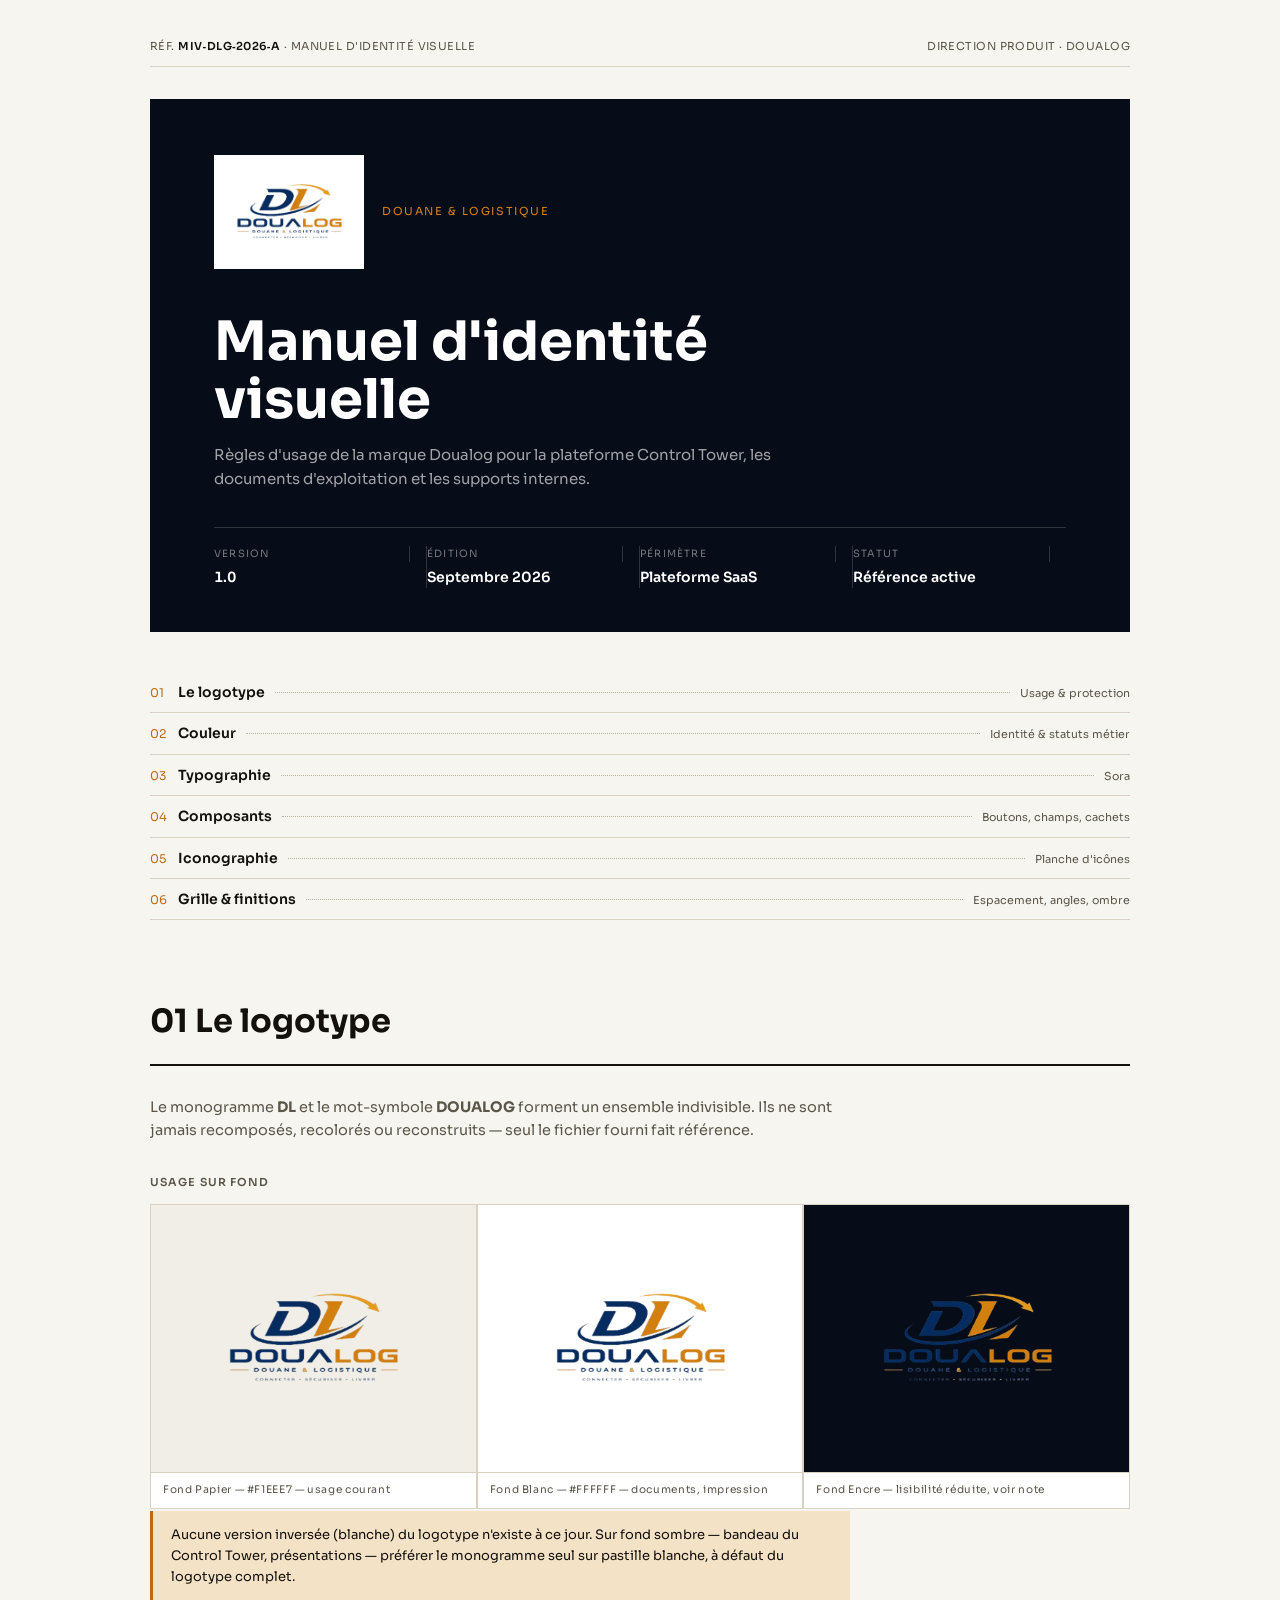
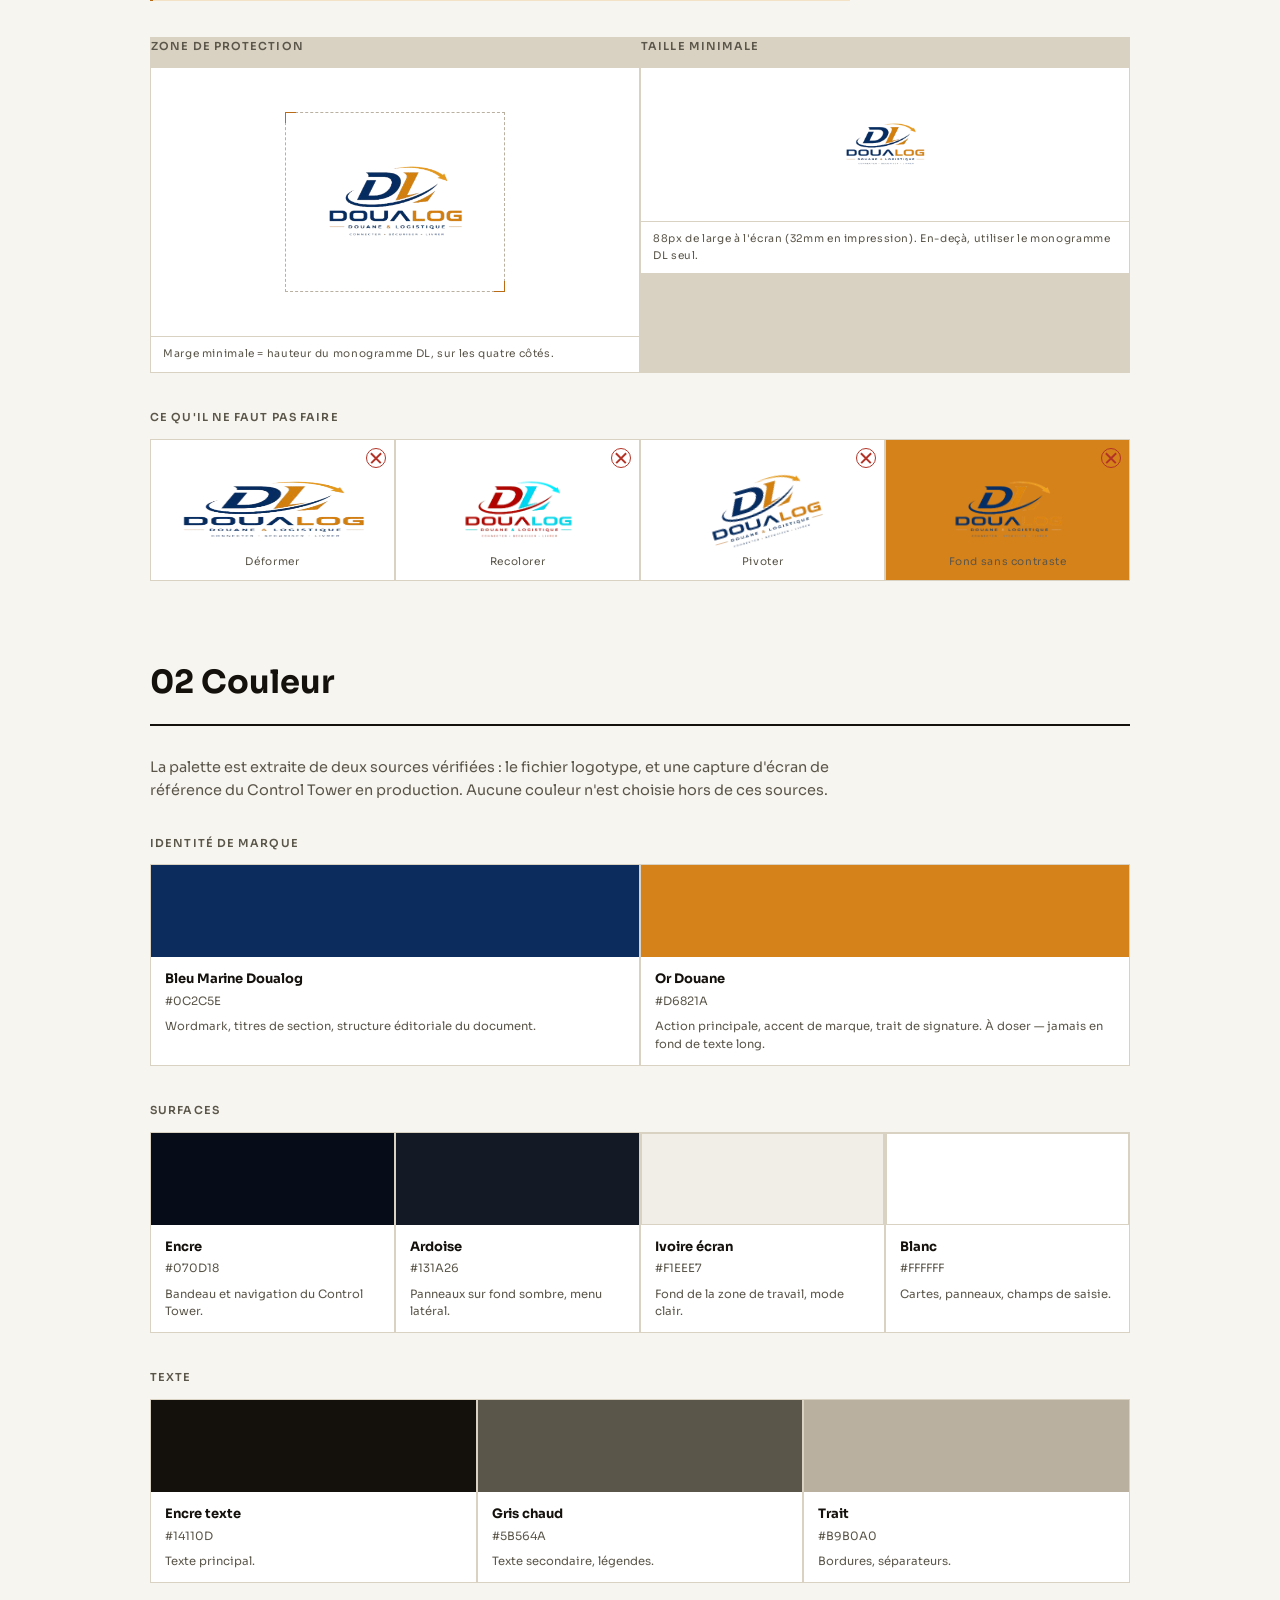
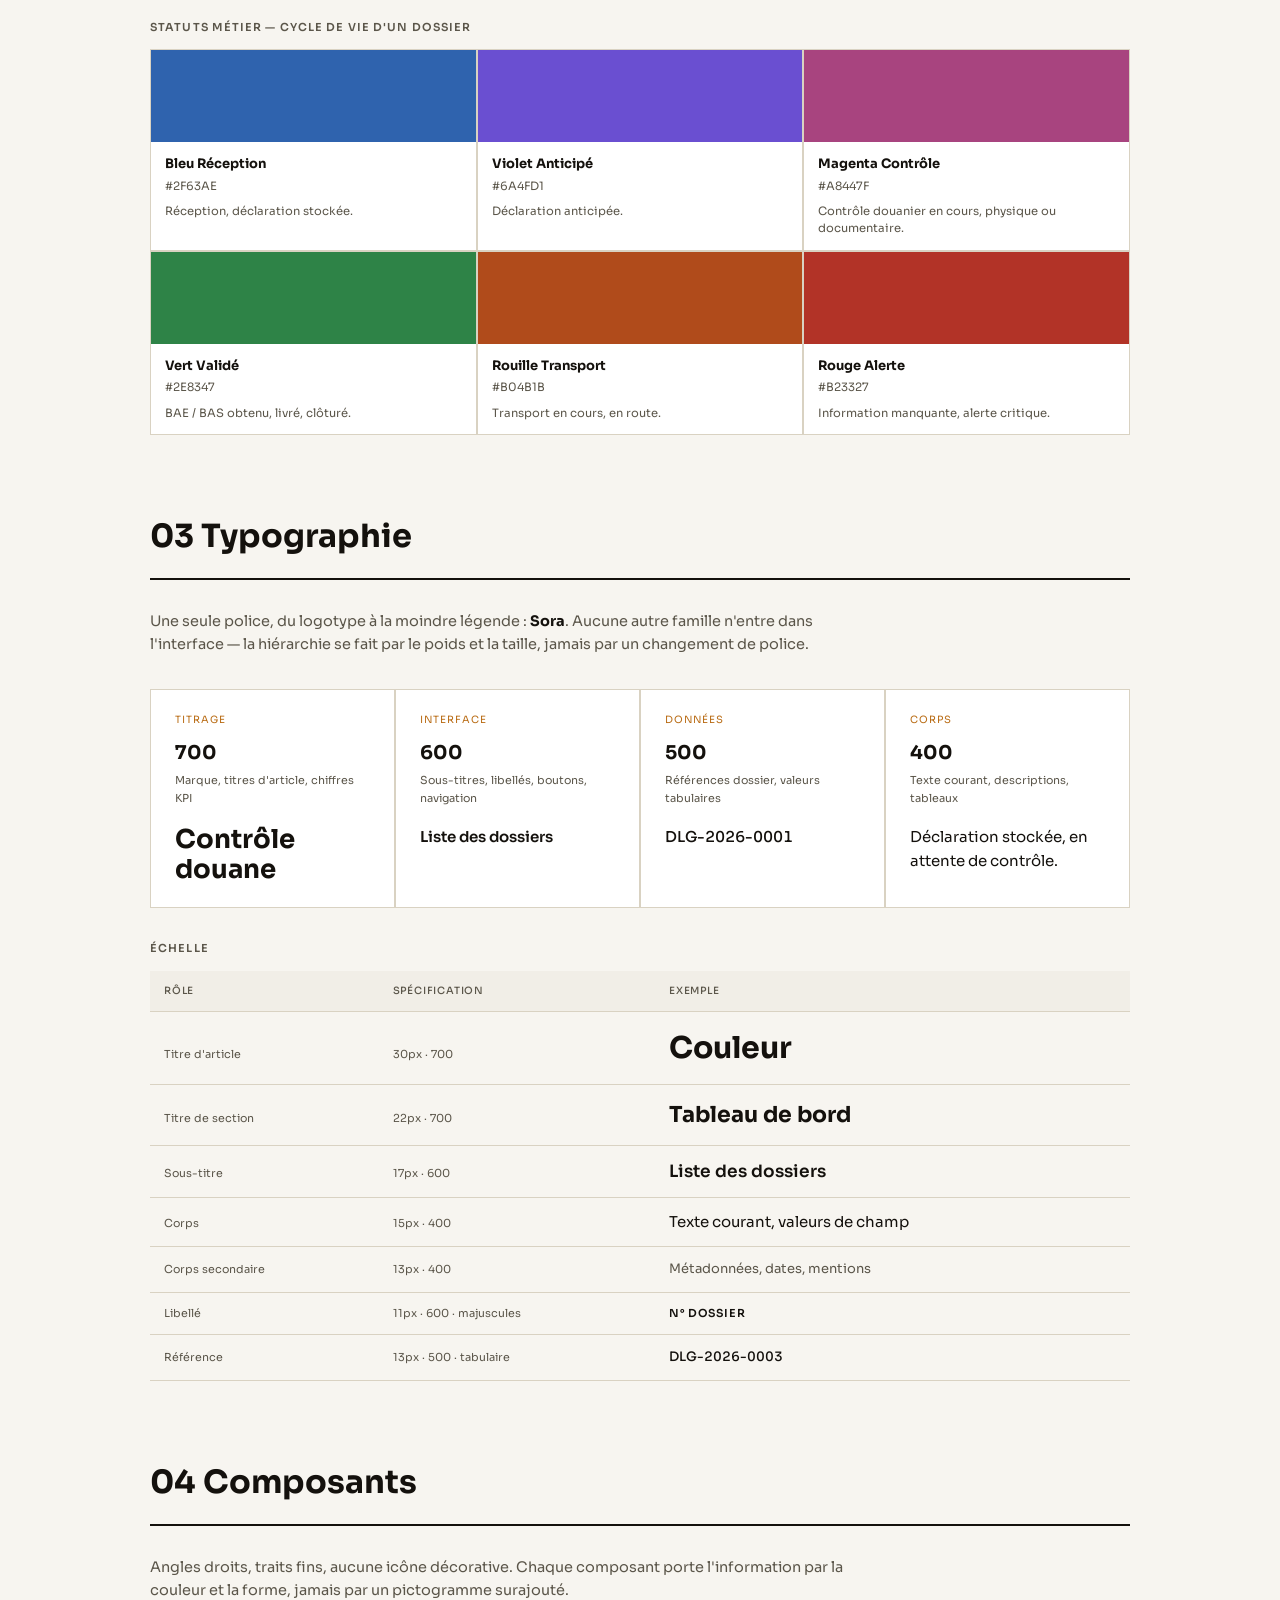
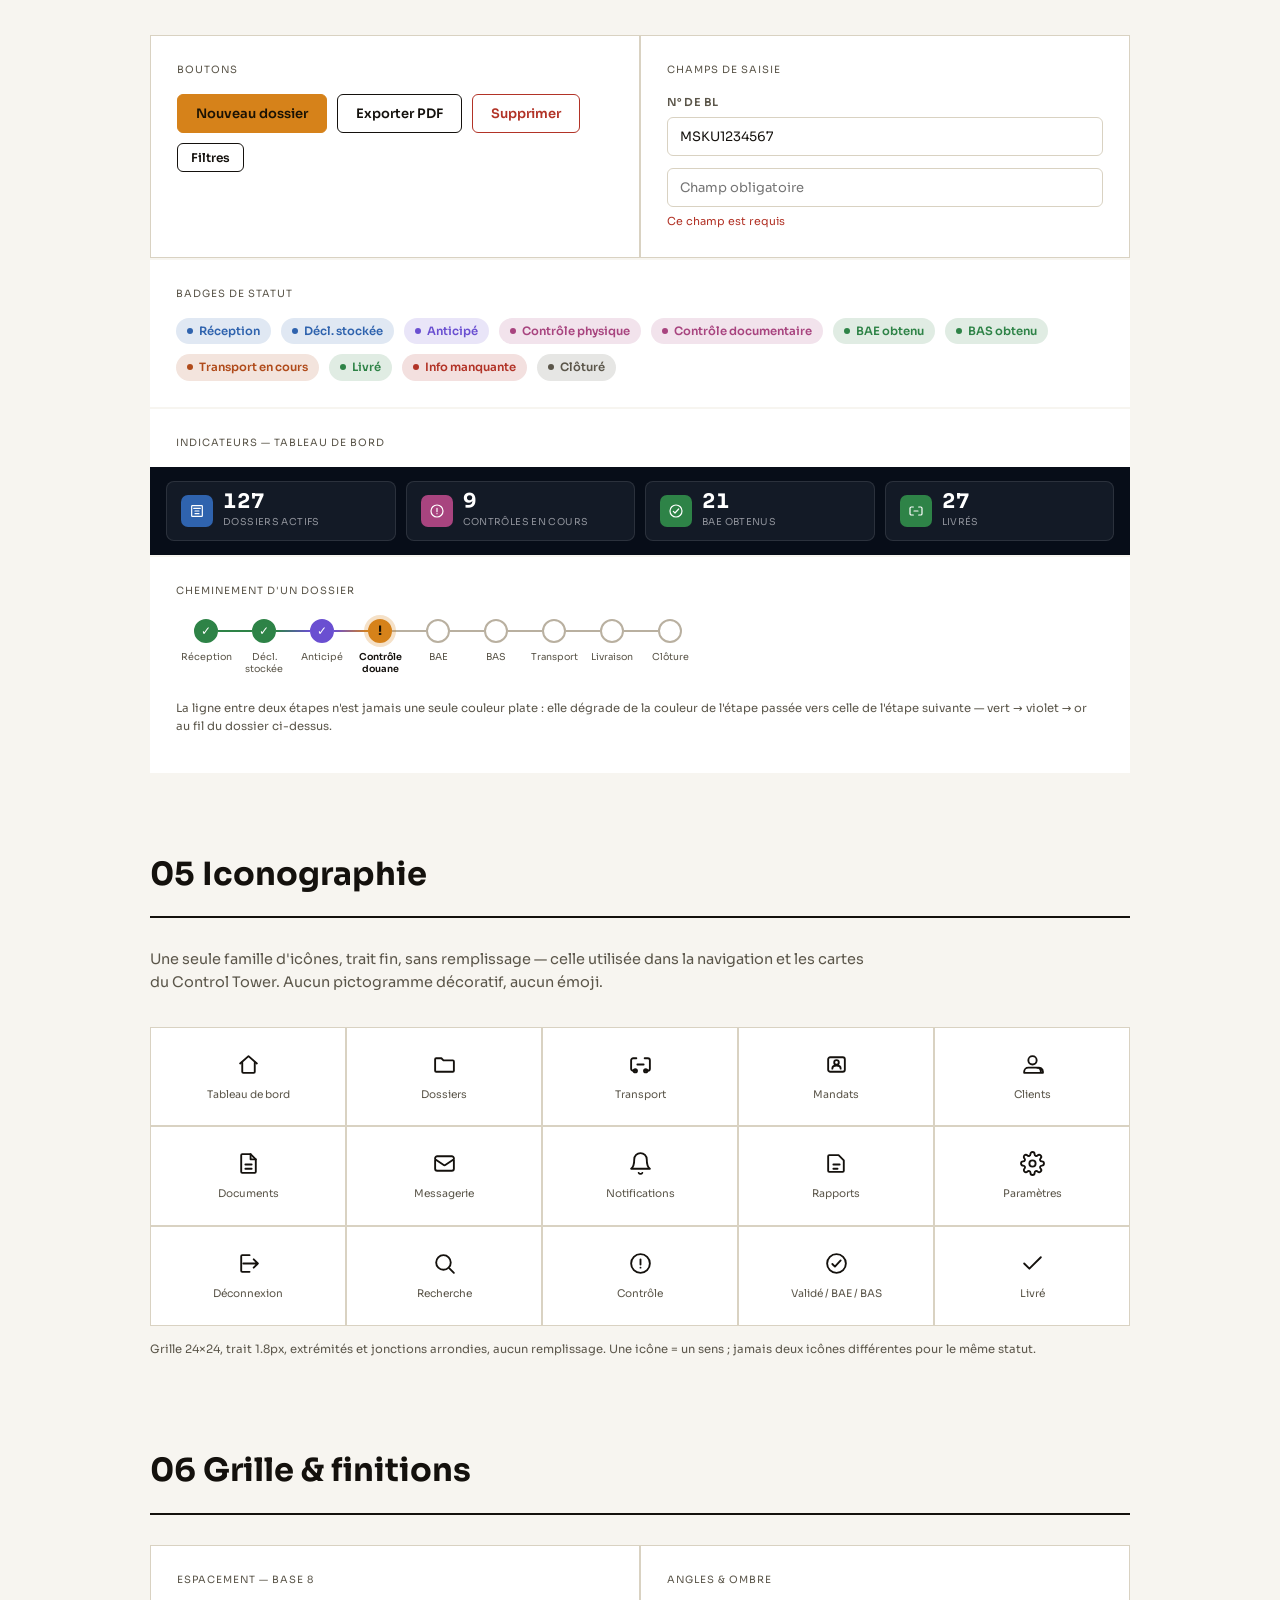
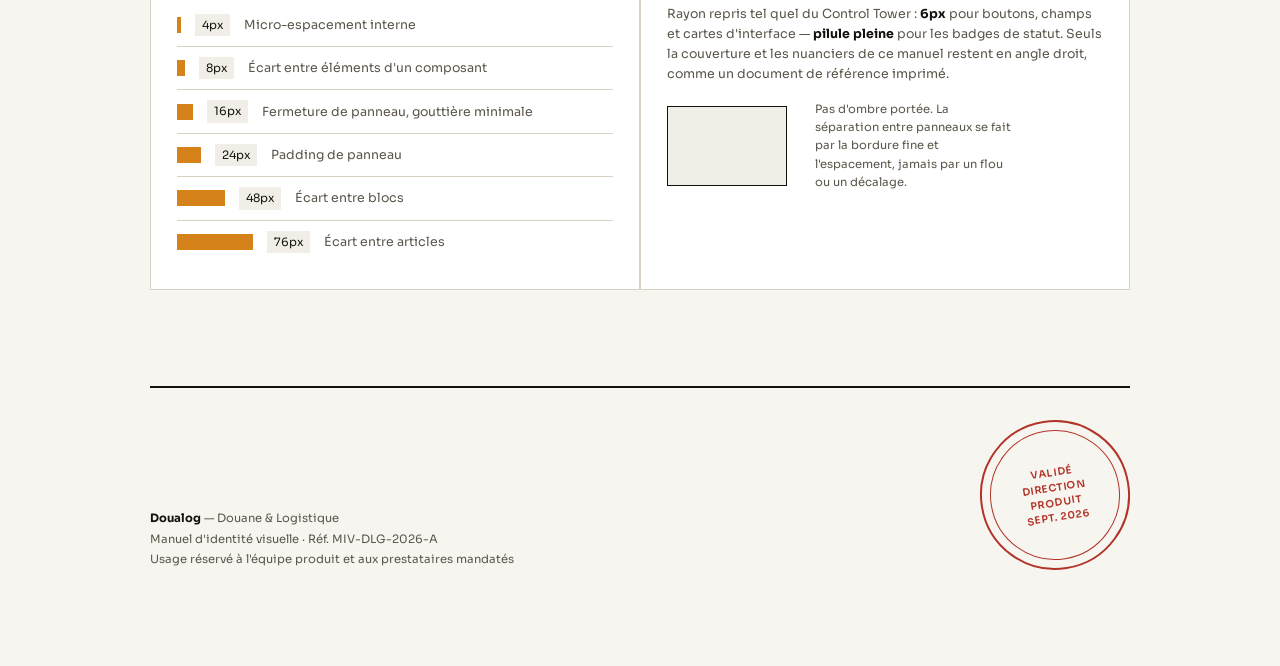
<file: charte_graphique_doualog.html>
<!DOCTYPE html>
<html lang="fr">
<head>
<meta charset="UTF-8">
<meta name="viewport" content="width=device-width, initial-scale=1, viewport-fit=cover">
<title>Manuel d'identité visuelle — Doualog</title>
<link rel="preconnect" href="https://fonts.googleapis.com">
<link rel="preconnect" href="https://fonts.gstatic.com" crossorigin>
<link href="https://fonts.googleapis.com/css2?family=Sora:wght@400;500;600;700;800&display=swap" rel="stylesheet">
<style>

  /* ══════════════════════════════════════════════════════════════
     TOKENS — clair (racine)
     ══════════════════════════════════════════════════════════════ */
  :root{
    color-scheme: light;
    padding-top: env(safe-area-inset-top, 0px);
    padding-bottom: env(safe-area-inset-bottom, 0px);

    /* Identité */
    --navy:        #0C2C5E;   /* bleu marine — extrait du logotype */
    --navy-ink:    #070D18;   /* encre — chrome du Control Tower */
    --gold:        #B96C15;   /* or douane — texte/traits, contraste AA sur clair */
    --gold-fill:   #D6821A;   /* or douane — aplats, boutons */
    --gold-soft:   #F3E2C6;

    /* Surfaces (document) */
    --canvas:      #F7F5F0;
    --surface:     #FFFFFF;
    --surface-2:   #F1EEE7;
    --border:      #D9D2C2;

    /* Surfaces (specimens produit — fixes, ne suivent pas le thème) */
    --prod-ink:    #070D18;
    --prod-slate:  #131A26;
    --prod-slate-2:#1B2432;
    --prod-line:   rgba(255,255,255,.10);
    --prod-text:   #EDEEF2;
    --prod-text-2: rgba(237,238,242,.56);

    /* Texte document */
    --ink-900:     #14110D;
    --ink-600:     #5B564A;
    --ink-300:     #B9B0A0;

    /* Statuts métier */
    --st-bleu:     #2F63AE;
    --st-violet:   #6A4FD1;
    --st-magenta:  #A8447F;
    --st-vert:     #2E8347;
    --st-rouille:  #B04B1B;
    --st-rouge:    #B23327;

    /* Ombre portée — dure, décalée (jamais de flou) */
    --shadow-col:  var(--ink-900);

    --radius: 6px;
    --radius-sm: 4px;
    --radius-pill: 999px;
  }

  @media (prefers-color-scheme: dark){
    :root:not([data-theme="light"]){
      color-scheme: dark;
      --canvas:      #0B0E13;
      --surface:     #12161D;
      --surface-2:   #171C25;
      --border:      #2A3038;

      --ink-900:     #F1EEE6;
      --ink-600:     #A79F90;
      --ink-300:     #333A44;

      --navy:        #7FA1D6;
      --gold:        #EAAE5D;
      --gold-fill:   #E3A24A;
      --gold-soft:   #2C2013;

      --st-bleu:     #6FA0E0;
      --st-violet:   #A98CF0;
      --st-magenta:  #DD86C2;
      --st-vert:     #62C17E;
      --st-rouille:  #E38652;
      --st-rouge:    #E2685C;

      --shadow-col:  #000000;
    }
  }
  :root[data-theme="dark"]{
    color-scheme: dark;
    --canvas:      #0B0E13;
    --surface:     #12161D;
    --surface-2:   #171C25;
    --border:      #2A3038;

    --ink-900:     #F1EEE6;
    --ink-600:     #A79F90;
    --ink-300:     #333A44;

    --navy:        #7FA1D6;
    --gold:        #EAAE5D;
    --gold-fill:   #E3A24A;
    --gold-soft:   #2C2013;

    --st-bleu:     #6FA0E0;
    --st-violet:   #A98CF0;
    --st-magenta:  #DD86C2;
    --st-vert:     #62C17E;
    --st-rouille:  #E38652;
    --st-rouge:    #E2685C;

    --shadow-col:  #000000;
  }

  /* ══════════════════════════════════════════════════════════════
     RESET & BASE
     ══════════════════════════════════════════════════════════════ */
  *{ box-sizing:border-box; }
  html,body{ margin:0; padding:0; }
  img{ max-width:100%; display:block; }
  [hidden]{ display:none!important; }

  body{
    background: var(--canvas);
    color: var(--ink-900);
    font-family: 'Sora', ui-sans-serif, system-ui, sans-serif;
    font-size: 15px;
    line-height: 1.6;
    -webkit-font-smoothing: antialiased;
    padding-inline: max(16px, env(safe-area-inset-left, 0px));
  }

  a{ color: var(--gold); }
  :focus-visible{ outline: 2px solid var(--gold-fill); outline-offset: 2px; }

  @media (prefers-reduced-motion: reduce){
    *{ animation-duration:.01ms!important; transition-duration:.01ms!important; }
  }

  .doc{ max-width: 980px; margin: 0 auto; padding-block: 28px 96px; }

  h1,h2,h3,h4{ font-family:'Sora', ui-sans-serif, sans-serif; text-wrap:balance; margin:0; }

  .num{ font-variant-numeric: tabular-nums; }

  /* ══════════════════════════════════════════════════════════════
     BARRE DE CONTRÔLE DOCUMENT (en-tête façon document réglementaire)
     ══════════════════════════════════════════════════════════════ */
  .doc-control{
    display:flex; justify-content:space-between; align-items:baseline;
    gap:12px; flex-wrap:wrap;
    padding-block:10px;
    border-bottom:1px solid var(--border);
    font-family:'Sora', ui-sans-serif, sans-serif;
    font-size:11px; letter-spacing:.04em;
    color: var(--ink-600);
    text-transform:uppercase;
  }
  .doc-control strong{ color:var(--ink-900); font-weight:600; }

  /* ══════════════════════════════════════════════════════════════
     COUVERTURE
     ══════════════════════════════════════════════════════════════ */
  .cover{
    margin-top:32px;
    background: var(--navy-ink);
    color:#fff;
    padding: 56px clamp(20px,5vw,64px) 44px;
    position:relative;
  }
  .cover-top{
    display:flex; align-items:center; gap:18px; margin-bottom:44px;
  }
  .cover-logo{ width:150px; background:#fff; padding:14px 16px; }
  .cover-logo img{ width:100%; height:auto; }
  .cover-brandline{ font-family:'Sora',sans-serif; font-size:11px; letter-spacing:.14em; color:var(--gold-fill); text-transform:uppercase; }

  .cover h1{
    font-size: clamp(2.1rem, 5.4vw, 3.4rem);
    font-weight:700; line-height:1.05; color:#fff; margin-bottom:10px;
    max-width: 16ch;
  }
  .cover-sub{ color:rgba(255,255,255,.62); font-size:15px; max-width:52ch; margin-bottom:36px; }

  .cover-meta{
    display:grid; grid-template-columns:repeat(4,1fr); gap:0;
    border-top:1px solid rgba(255,255,255,.16);
    padding-top:18px;
  }
  .cover-meta div{ padding-right:16px; border-right:1px solid rgba(255,255,255,.16); }
  .cover-meta div:last-child{ border-right:none; }
  .cover-meta .k{ font-family:'Sora',sans-serif; font-size:10px; letter-spacing:.12em; text-transform:uppercase; color:rgba(255,255,255,.44); margin-bottom:4px; }
  .cover-meta .v{ font-size:14px; font-weight:600; color:#fff; }

  /* ══════════════════════════════════════════════════════════════
     SOMMAIRE
     ══════════════════════════════════════════════════════════════ */
  .toc{ margin: 40px 0 0; padding:0; list-style:none; }
  .toc li{ display:flex; align-items:baseline; gap:10px; padding:9px 0; border-bottom:1px solid var(--border); }
  .toc .n{ font-family:'Sora',sans-serif; font-size:12px; color:var(--gold); width:2ch; flex-shrink:0; }
  .toc .t{ font-size:14px; font-weight:600; white-space:nowrap; }
  .toc .fill{ flex:1; border-bottom:1px dotted var(--ink-300); transform:translateY(-4px); }
  .toc .p{ font-family:'Sora',sans-serif; font-size:11px; color:var(--ink-600); }

  /* ══════════════════════════════════════════════════════════════
     ARTICLES
     ══════════════════════════════════════════════════════════════ */
  .article{ padding-top:76px; }
  .article-head{ margin-bottom:30px; border-bottom:2px solid var(--ink-900); padding-bottom:16px; }
  .article-head h2{ font-size: clamp(1.5rem,3.2vw,2rem); font-weight:700; }
  .article-intro{ max-width:66ch; color:var(--ink-600); font-size:14.5px; margin-bottom:32px; }

  .lead{ font-size:11px; font-weight:600; letter-spacing:.1em; text-transform:uppercase; color:var(--ink-600); margin-bottom:12px; }

  /* ══════════════════════════════════════════════════════════════
     GRIDS
     ══════════════════════════════════════════════════════════════ */
  .grid{ display:grid; gap:2px; background:var(--border); border:1px solid var(--border); }
  .g4{ grid-template-columns:repeat(4,1fr); }
  .g3{ grid-template-columns:repeat(3,1fr); }
  .g2{ grid-template-columns:repeat(2,1fr); }
  @media (max-width:680px){ .g4{grid-template-columns:repeat(2,1fr);} .g3{grid-template-columns:repeat(2,1fr);} .g2{grid-template-columns:1fr;} }

  .block-group{ margin-bottom:36px; }
  .block-group:last-child{ margin-bottom:0; }

  /* ══════════════════════════════════════════════════════════════
     ARTICLE 01 — LOGOTYPE
     ══════════════════════════════════════════════════════════════ */
  .logo-specimen{ background:var(--surface); padding:clamp(32px,6vw,64px); display:flex; align-items:center; justify-content:center; }
  .logo-specimen img{ width:190px; }
  .logo-specimen.on-navy{ background:var(--navy-ink); }
  .logo-specimen.on-paper{ background:var(--surface-2); }
  .specimen-cap{ font-family:'Sora',sans-serif; font-size:10.5px; letter-spacing:.06em; color:var(--ink-600); padding:9px 12px; background:var(--surface); border-top:1px solid var(--border); }

  .clearspace-wrap{ background:var(--surface); padding:44px; display:flex; align-items:center; justify-content:center; }
  .clearspace-box{ border:1px dashed var(--ink-300); padding:34px; position:relative; }
  .clearspace-box img{ width:150px; }
  .clearspace-box::before,.clearspace-box::after{
    content:''; position:absolute; border:1px solid var(--gold); width:10px; height:10px;
  }
  .clearspace-box::before{ top:-1px; left:-1px; border-right:none; border-bottom:none; }
  .clearspace-box::after{ bottom:-1px; right:-1px; border-left:none; border-top:none; }

  .dont-tile{ background:var(--surface); padding:26px; display:flex; align-items:center; justify-content:center; position:relative; min-height:140px; }
  .dont-tile img{ width:120px; }
  .dont-mark{ position:absolute; top:8px; right:8px; width:20px; height:20px; border:1.5px solid var(--st-rouge); border-radius:50%; }
  .dont-mark::before,.dont-mark::after{ content:''; position:absolute; top:50%; left:50%; width:14px; height:1.5px; background:var(--st-rouge); }
  .dont-mark::before{ transform:translate(-50%,-50%) rotate(45deg); }
  .dont-mark::after{ transform:translate(-50%,-50%) rotate(-45deg); }
  .dont-stretch img{ transform:scaleX(1.7); }
  .dont-recolor img{ filter:hue-rotate(140deg) saturate(2.2); }
  .dont-rotate img{ transform:rotate(-16deg) scale(1.05); }
  .dont-contrast{ background:var(--gold-fill); }
  .dont-contrast img{ filter:brightness(1.05); }
  .dont-tile .specimen-cap{ position:absolute; left:0; right:0; bottom:0; background:transparent; border-top:none; text-align:center; }

  .note-box{ background:var(--gold-soft); border-left:3px solid var(--gold); padding:14px 18px; font-size:13px; color:var(--ink-900); max-width:70ch; }

  /* ══════════════════════════════════════════════════════════════
     ARTICLE 02 — COULEUR — SWATCHES
     ══════════════════════════════════════════════════════════════ */
  .swatch{ background:var(--surface); display:flex; flex-direction:column; }
  .swatch-color{ height:92px; }
  .swatch-info{ padding:12px 14px; flex:1; }
  .swatch-name{ font-size:13px; font-weight:700; }
  .swatch-hex{ font-family:'Sora',sans-serif; font-size:11.5px; color:var(--ink-600); margin-top:2px; }
  .swatch-use{ font-size:11.5px; color:var(--ink-600); margin-top:8px; line-height:1.5; }

  /* ══════════════════════════════════════════════════════════════
     ARTICLE 03 — TYPOGRAPHIE
     ══════════════════════════════════════════════════════════════ */
  .type-role{ background:var(--surface); padding:22px 24px; }
  .type-role .role-label{ font-family:'Sora',sans-serif; font-size:10px; letter-spacing:.1em; text-transform:uppercase; color:var(--gold); margin-bottom:10px; }
  .type-role .role-name{ font-size:19px; font-weight:700; margin-bottom:4px; }
  .type-role .role-spec{ font-family:'Sora',sans-serif; font-size:11px; color:var(--ink-600); margin-bottom:18px; }
  .role-display{ font-family:'Sora'; }
  .role-text{ font-family:'Sora'; }
  .role-mono{ font-family:'Sora'; }
  .role-sample-big{ font-size:26px; line-height:1.15; }
  .role-sample-med{ font-size:15px; line-height:1.6; }

  .scale-table{ width:100%; border-collapse:collapse; margin-top:2px; }
  .scale-table td,.scale-table th{ padding:12px 14px; border-bottom:1px solid var(--border); text-align:left; vertical-align:baseline; }
  .scale-table th{ font-family:'Sora',sans-serif; font-size:10px; letter-spacing:.08em; text-transform:uppercase; color:var(--ink-600); font-weight:500; background:var(--surface-2); }
  .scale-spec{ font-family:'Sora',sans-serif; font-size:11px; color:var(--ink-600); white-space:nowrap; }
  .scale-sample.d1{ font-family:'Sora'; font-weight:700; font-size:30px; }
  .scale-sample.d2{ font-family:'Sora'; font-weight:700; font-size:22px; }
  .scale-sample.d3{ font-family:'Sora'; font-weight:600; font-size:17px; }
  .scale-sample.b1{ font-family:'Sora'; font-size:15px; }
  .scale-sample.b2{ font-family:'Sora'; font-size:13px; color:var(--ink-600); }
  .scale-sample.lb{ font-family:'Sora'; font-size:11px; font-weight:600; letter-spacing:.08em; text-transform:uppercase; }
  .scale-sample.mn{ font-family:'Sora'; font-weight:500; font-size:13px; font-variant-numeric:tabular-nums; }

  /* ══════════════════════════════════════════════════════════════
     ARTICLE 04 — COMPOSANTS
     ══════════════════════════════════════════════════════════════ */
  .panel{ background:var(--surface); padding:26px; }
  .panel-label{ font-family:'Sora',sans-serif; font-size:10px; letter-spacing:.1em; text-transform:uppercase; color:var(--ink-600); margin-bottom:16px; }

  .btn{
    font-family:'Sora'; font-size:13px; font-weight:600;
    border-radius:var(--radius);
    padding:10px 18px; border:1.5px solid var(--ink-900); background:transparent; color:var(--ink-900);
    cursor:pointer; display:inline-flex; align-items:center; gap:8px;
  }
  .btn-primary{ background:var(--gold-fill); border-color:var(--gold-fill); color:#1A1204; }
  .btn-danger{ border-color:var(--st-rouge); color:var(--st-rouge); }
  .btn-sm{ padding:6px 13px; font-size:12px; }

  .field{ display:flex; flex-direction:column; gap:6px; }
  .field label{ font-size:11px; font-weight:600; letter-spacing:.04em; text-transform:uppercase; color:var(--ink-600); }
  .field input, .field select{
    font-family:'Sora',sans-serif; font-size:13px; padding:10px 12px;
    border:1.5px solid var(--border); border-radius:var(--radius); background:var(--surface); color:var(--ink-900);
  }
  .field input:focus, .field select:focus{ outline:none; border-color:var(--gold-fill); box-shadow:0 0 0 3px var(--gold-soft); }
  .field .err input{ border-color:var(--st-rouge); }
  .field .err-msg{ font-size:11px; color:var(--st-rouge); }

  .tag{
    display:inline-flex; align-items:center; gap:6px;
    font-family:'Sora',sans-serif; font-size:11.5px; font-weight:600;
    padding:4px 11px; border-radius:var(--radius-pill); color:var(--tag-c);
    background:color-mix(in srgb, var(--tag-c) 15%, var(--surface));
  }
  .tag::before{ content:''; width:6px; height:6px; border-radius:50%; background:currentColor; flex-shrink:0; }
  .tag-bleu{ --tag-c:var(--st-bleu); }
  .tag-violet{ --tag-c:var(--st-violet); }
  .tag-magenta{ --tag-c:var(--st-magenta); }
  .tag-vert{ --tag-c:var(--st-vert); }
  .tag-rouille{ --tag-c:var(--st-rouille); }
  .tag-rouge{ --tag-c:var(--st-rouge); }
  .tag-neutre{ --tag-c:var(--ink-600); }

  .kpi-dark-row{ display:flex; flex-wrap:wrap; gap:10px; background:var(--prod-ink); padding:14px 16px; }
  .kpi-tile{ display:flex; align-items:center; gap:10px; background:var(--prod-slate); border:1px solid var(--prod-line); border-radius:8px; padding:10px 14px; flex:1; min-width:132px; }
  .kpi-chip{ width:32px; height:32px; border-radius:7px; display:flex; align-items:center; justify-content:center; flex-shrink:0; }
  .kpi-chip svg{ width:16px; height:16px; }
  .kpi-num{ font-family:'Sora'; font-weight:700; font-size:20px; line-height:1; color:#fff; font-variant-numeric:tabular-nums; }
  .kpi-lbl{ font-size:9.5px; color:var(--prod-text-2); text-transform:uppercase; letter-spacing:.04em; margin-top:3px; }

  .stepper{ display:flex; overflow-x:auto; overflow-y:visible; padding:4px 18px 46px; gap:0; }
  .step{ display:flex; align-items:flex-start; flex-shrink:0; }
  .step-node{ position:relative; flex-shrink:0; }
  .tick{ width:24px; height:24px; border-radius:50%; border:2px solid var(--ink-300); background:var(--surface); flex-shrink:0; display:flex; align-items:center; justify-content:center; }
  .tick.done{ background:var(--st-vert); border-color:var(--st-vert); }
  .tick.done::after{ content:'\2713'; color:#fff; font-size:12px; font-weight:700; line-height:1; }
  .tick.special{ background:var(--st-violet); border-color:var(--st-violet); }
  .tick.special::after{ content:'\2713'; color:#fff; font-size:12px; font-weight:700; line-height:1; }
  .tick.active{ background:var(--gold-fill); border-color:var(--gold-fill); box-shadow:0 0 0 4px color-mix(in srgb, var(--gold-fill) 24%, transparent); }
  .tick.active::after{ content:'!'; color:#1A1204; font-size:13px; font-weight:700; line-height:1; }
  .step-lbl{ position:absolute; top:32px; left:50%; transform:translateX(-50%); width:54px; font-size:9.5px; text-align:center; line-height:1.3; color:var(--ink-600); }
  .step-lbl.on{ color:var(--ink-900); font-weight:600; }
  .step-line{ height:2px; width:34px; background:var(--ink-300); flex-shrink:0; margin-top:11px; }
  .step-line.done{ background:var(--st-vert); }
  .step-line.grad-dv{ background:linear-gradient(90deg, var(--st-vert), var(--st-violet)); }
  .step-line.grad-va{ background:linear-gradient(90deg, var(--st-violet), var(--gold-fill)); }

  /* ══════════════════════════════════════════════════════════════
     ARTICLE 05 — ICONOGRAPHIE
     ══════════════════════════════════════════════════════════════ */
  .icon-grid{ display:grid; grid-template-columns:repeat(5,1fr); gap:2px; background:var(--border); border:1px solid var(--border); }
  .icon-tile{ background:var(--surface); padding:24px 8px; display:flex; flex-direction:column; align-items:center; gap:11px; }
  .icon-tile svg{ width:25px; height:25px; color:var(--ink-900); flex-shrink:0; }
  .icon-tile span{ font-size:10.5px; color:var(--ink-600); text-align:center; line-height:1.3; }
  @media (max-width:680px){ .icon-grid{ grid-template-columns:repeat(3,1fr); } }

  .overflow-x{ overflow-x:auto; }

  /* ══════════════════════════════════════════════════════════════
     ARTICLE 06 — GRILLE & FINITIONS
     ══════════════════════════════════════════════════════════════ */
  .space-row{ display:flex; align-items:center; gap:14px; padding:10px 0; border-bottom:1px solid var(--border); }
  .space-row:last-child{ border-bottom:none; }
  .space-bar{ height:16px; background:var(--gold-fill); flex-shrink:0; }
  .space-code{ font-family:'Sora',sans-serif; font-size:11.5px; background:var(--surface-2); padding:2px 7px; }
  .space-desc{ font-size:12.5px; color:var(--ink-600); }

  .hard-demo{ display:flex; gap:28px; align-items:center; flex-wrap:wrap; }
  .hard-box{ width:120px; height:80px; background:var(--surface-2); border:1px solid var(--ink-900); }
  .hard-caption{ font-size:11.5px; color:var(--ink-600); max-width:22ch; }

  /* ══════════════════════════════════════════════════════════════
     PIED — VISA
     ══════════════════════════════════════════════════════════════ */
  .visa{
    margin-top:96px; padding-top:32px; border-top:2px solid var(--ink-900);
    display:flex; justify-content:space-between; align-items:flex-end; gap:24px; flex-wrap:wrap;
  }
  .visa-info{ font-size:11.5px; color:var(--ink-600); line-height:1.8; }
  .visa-info b{ color:var(--ink-900); }
  .stamp{
    width:150px; height:150px; border:2px solid var(--st-rouge); border-radius:50%;
    display:flex; align-items:center; justify-content:center; text-align:center;
    transform:rotate(-9deg); flex-shrink:0; position:relative;
  }
  .stamp::before{ content:''; position:absolute; inset:8px; border:1px solid var(--st-rouge); border-radius:50%; }
  .stamp-tx{ font-family:'Sora',sans-serif; font-size:10px; font-weight:600; letter-spacing:.06em; color:var(--st-rouge); text-transform:uppercase; line-height:1.5; }

  /* ══════════════════════════════════════════════════════════════
     RESPONSIVE
     ══════════════════════════════════════════════════════════════ */
  @media (max-width:680px){
    .cover-meta{ grid-template-columns:repeat(2,1fr); row-gap:16px; }
    .cover-meta div:nth-child(2n){ border-right:none; }
    .toc .t{ white-space:normal; }
  }
</style>
</head>
<body>
<div class="doc">

  <div class="doc-control">
    <span>Réf. <strong>MIV&#8209;DLG&#8209;2026&#8209;A</strong> · Manuel d'identité visuelle</span>
    <span>Direction produit · Doualog</span>
  </div>

  <!-- ══ COUVERTURE ══ -->
  <header class="cover">
    <div class="cover-top">
      <div class="cover-logo"><img src="logo.png" alt="Logotype Doualog"></div>
      <div class="cover-brandline">Douane &amp; Logistique</div>
    </div>
    <h1>Manuel d'identité visuelle</h1>
    <p class="cover-sub">Règles d'usage de la marque Doualog pour la plateforme Control Tower, les documents d'exploitation et les supports internes.</p>
    <div class="cover-meta">
      <div><div class="k">Version</div><div class="v num">1.0</div></div>
      <div><div class="k">Édition</div><div class="v">Septembre 2026</div></div>
      <div><div class="k">Périmètre</div><div class="v">Plateforme SaaS</div></div>
      <div><div class="k">Statut</div><div class="v">Référence active</div></div>
    </div>
  </header>

  <!-- ══ SOMMAIRE ══ -->
  <ul class="toc">
    <li><span class="n">01</span><span class="t">Le logotype</span><span class="fill"></span><span class="p">Usage &amp; protection</span></li>
    <li><span class="n">02</span><span class="t">Couleur</span><span class="fill"></span><span class="p">Identité &amp; statuts métier</span></li>
    <li><span class="n">03</span><span class="t">Typographie</span><span class="fill"></span><span class="p">Sora</span></li>
    <li><span class="n">04</span><span class="t">Composants</span><span class="fill"></span><span class="p">Boutons, champs, cachets</span></li>
    <li><span class="n">05</span><span class="t">Iconographie</span><span class="fill"></span><span class="p">Planche d'icônes</span></li>
    <li><span class="n">06</span><span class="t">Grille &amp; finitions</span><span class="fill"></span><span class="p">Espacement, angles, ombre</span></li>
  </ul>

  <!-- ══ 01 — LOGOTYPE ══ -->
  <section class="article" id="art01">
    <div class="article-head"><h2>01 Le logotype</h2></div>
    <p class="article-intro">Le monogramme <b>DL</b> et le mot-symbole <b>DOUALOG</b> forment un ensemble indivisible. Ils ne sont jamais recomposés, recolorés ou reconstruits — seul le fichier fourni fait référence.</p>

    <div class="block-group">
      <div class="lead">Usage sur fond</div>
      <div class="grid g3">
        <div><div class="logo-specimen on-paper"><img src="logo.png" alt="Logo sur papier"></div><div class="specimen-cap">Fond Papier — #F1EEE7 — usage courant</div></div>
        <div><div class="logo-specimen"><img src="logo.png" alt="Logo sur blanc"></div><div class="specimen-cap">Fond Blanc — #FFFFFF — documents, impression</div></div>
        <div><div class="logo-specimen on-navy"><img src="logo.png" alt="Logo sur fond marine"></div><div class="specimen-cap">Fond Encre — lisibilité réduite, voir note</div></div>
      </div>
      <div class="note-box" style="margin-top:2px;">Aucune version inversée (blanche) du logotype n'existe à ce jour. Sur fond sombre — bandeau du Control Tower, présentations — préférer le monogramme seul sur pastille blanche, à défaut du logotype complet.</div>
    </div>

    <div class="block-group">
      <div class="grid g2">
        <div>
          <div class="lead">Zone de protection</div>
          <div class="clearspace-wrap"><div class="clearspace-box"><img src="logo.png" alt="Zone de protection du logo"></div></div>
          <div class="specimen-cap">Marge minimale = hauteur du monogramme DL, sur les quatre côtés.</div>
        </div>
        <div>
          <div class="lead">Taille minimale</div>
          <div class="clearspace-wrap"><img src="logo.png" alt="Taille minimale du logo" style="width:88px;"></div>
          <div class="specimen-cap">88px de large à l'écran (32mm en impression). En-deçà, utiliser le monogramme DL seul.</div>
        </div>
      </div>
    </div>

    <div class="block-group">
      <div class="lead">Ce qu'il ne faut pas faire</div>
      <div class="grid g4">
        <div class="dont-tile dont-stretch"><img src="logo.png" alt="Logo déformé"><div class="dont-mark"></div><div class="specimen-cap">Déformer</div></div>
        <div class="dont-tile dont-recolor"><img src="logo.png" alt="Logo recoloré"><div class="dont-mark"></div><div class="specimen-cap">Recolorer</div></div>
        <div class="dont-tile dont-rotate"><img src="logo.png" alt="Logo pivoté"><div class="dont-mark"></div><div class="specimen-cap">Pivoter</div></div>
        <div class="dont-tile dont-contrast"><img src="logo.png" alt="Logo sur fond faible contraste"><div class="dont-mark"></div><div class="specimen-cap">Fond sans contraste</div></div>
      </div>
    </div>
  </section>

  <!-- ══ 02 — COULEUR ══ -->
  <section class="article" id="art02">
    <div class="article-head"><h2>02 Couleur</h2></div>
    <p class="article-intro">La palette est extraite de deux sources vérifiées : le fichier logotype, et une capture d'écran de référence du Control Tower en production. Aucune couleur n'est choisie hors de ces sources.</p>

    <div class="block-group">
      <div class="lead">Identité de marque</div>
      <div class="grid g2">
        <div class="swatch"><div class="swatch-color" style="background:var(--navy);"></div><div class="swatch-info"><div class="swatch-name">Bleu Marine Doualog</div><div class="swatch-hex">#0C2C5E</div><div class="swatch-use">Wordmark, titres de section, structure éditoriale du document.</div></div></div>
        <div class="swatch"><div class="swatch-color" style="background:var(--gold-fill);"></div><div class="swatch-info"><div class="swatch-name">Or Douane</div><div class="swatch-hex">#D6821A</div><div class="swatch-use">Action principale, accent de marque, trait de signature. À doser — jamais en fond de texte long.</div></div></div>
      </div>
    </div>

    <div class="block-group">
      <div class="lead">Surfaces</div>
      <div class="grid g4">
        <div class="swatch"><div class="swatch-color" style="background:#070D18;"></div><div class="swatch-info"><div class="swatch-name">Encre</div><div class="swatch-hex">#070D18</div><div class="swatch-use">Bandeau et navigation du Control Tower.</div></div></div>
        <div class="swatch"><div class="swatch-color" style="background:#131A26;"></div><div class="swatch-info"><div class="swatch-name">Ardoise</div><div class="swatch-hex">#131A26</div><div class="swatch-use">Panneaux sur fond sombre, menu latéral.</div></div></div>
        <div class="swatch"><div class="swatch-color" style="background:#F1EEE7;border:1px solid var(--border);"></div><div class="swatch-info"><div class="swatch-name">Ivoire écran</div><div class="swatch-hex">#F1EEE7</div><div class="swatch-use">Fond de la zone de travail, mode clair.</div></div></div>
        <div class="swatch"><div class="swatch-color" style="background:#FFFFFF;border:1px solid var(--border);"></div><div class="swatch-info"><div class="swatch-name">Blanc</div><div class="swatch-hex">#FFFFFF</div><div class="swatch-use">Cartes, panneaux, champs de saisie.</div></div></div>
      </div>
    </div>

    <div class="block-group">
      <div class="lead">Texte</div>
      <div class="grid g3">
        <div class="swatch"><div class="swatch-color" style="background:#14110D;"></div><div class="swatch-info"><div class="swatch-name">Encre texte</div><div class="swatch-hex">#14110D</div><div class="swatch-use">Texte principal.</div></div></div>
        <div class="swatch"><div class="swatch-color" style="background:#5B564A;"></div><div class="swatch-info"><div class="swatch-name">Gris chaud</div><div class="swatch-hex">#5B564A</div><div class="swatch-use">Texte secondaire, légendes.</div></div></div>
        <div class="swatch"><div class="swatch-color" style="background:#B9B0A0;"></div><div class="swatch-info"><div class="swatch-name">Trait</div><div class="swatch-hex">#B9B0A0</div><div class="swatch-use">Bordures, séparateurs.</div></div></div>
      </div>
    </div>

    <div class="block-group">
      <div class="lead">Statuts métier — cycle de vie d'un dossier</div>
      <div class="grid g3">
        <div class="swatch"><div class="swatch-color" style="background:#2F63AE;"></div><div class="swatch-info"><div class="swatch-name">Bleu Réception</div><div class="swatch-hex">#2F63AE</div><div class="swatch-use">Réception, déclaration stockée.</div></div></div>
        <div class="swatch"><div class="swatch-color" style="background:#6A4FD1;"></div><div class="swatch-info"><div class="swatch-name">Violet Anticipé</div><div class="swatch-hex">#6A4FD1</div><div class="swatch-use">Déclaration anticipée.</div></div></div>
        <div class="swatch"><div class="swatch-color" style="background:#A8447F;"></div><div class="swatch-info"><div class="swatch-name">Magenta Contrôle</div><div class="swatch-hex">#A8447F</div><div class="swatch-use">Contrôle douanier en cours, physique ou documentaire.</div></div></div>
        <div class="swatch"><div class="swatch-color" style="background:#2E8347;"></div><div class="swatch-info"><div class="swatch-name">Vert Validé</div><div class="swatch-hex">#2E8347</div><div class="swatch-use">BAE / BAS obtenu, livré, clôturé.</div></div></div>
        <div class="swatch"><div class="swatch-color" style="background:#B04B1B;"></div><div class="swatch-info"><div class="swatch-name">Rouille Transport</div><div class="swatch-hex">#B04B1B</div><div class="swatch-use">Transport en cours, en route.</div></div></div>
        <div class="swatch"><div class="swatch-color" style="background:#B23327;"></div><div class="swatch-info"><div class="swatch-name">Rouge Alerte</div><div class="swatch-hex">#B23327</div><div class="swatch-use">Information manquante, alerte critique.</div></div></div>
      </div>
    </div>
  </section>

  <!-- ══ 03 — TYPOGRAPHIE ══ -->
  <section class="article" id="art03">
    <div class="article-head"><h2>03 Typographie</h2></div>
    <p class="article-intro">Une seule police, du logotype à la moindre légende : <b style="color:var(--ink-900);">Sora</b>. Aucune autre famille n'entre dans l'interface — la hiérarchie se fait par le poids et la taille, jamais par un changement de police.</p>

    <div class="grid g4" style="margin-bottom:32px;">
      <div class="type-role">
        <div class="role-label">Titrage</div>
        <div class="role-name">700</div>
        <div class="role-spec">Marque, titres d'article, chiffres KPI</div>
        <div class="role-display role-sample-big" style="font-weight:700;">Contrôle douane</div>
      </div>
      <div class="type-role">
        <div class="role-label">Interface</div>
        <div class="role-name">600</div>
        <div class="role-spec">Sous-titres, libellés, boutons, navigation</div>
        <div class="role-display role-sample-med" style="font-weight:600;">Liste des dossiers</div>
      </div>
      <div class="type-role">
        <div class="role-label">Données</div>
        <div class="role-name">500</div>
        <div class="role-spec">Références dossier, valeurs tabulaires</div>
        <div class="role-display role-sample-med" style="font-weight:500;font-variant-numeric:tabular-nums;">DLG-2026-0001</div>
      </div>
      <div class="type-role">
        <div class="role-label">Corps</div>
        <div class="role-name">400</div>
        <div class="role-spec">Texte courant, descriptions, tableaux</div>
        <div class="role-display role-sample-med" style="font-weight:400;">Déclaration stockée, en attente de contrôle.</div>
      </div>
    </div>

    <div class="lead">Échelle</div>
    <div class="overflow-x">
    <table class="scale-table">
      <thead><tr><th>Rôle</th><th>Spécification</th><th>Exemple</th></tr></thead>
      <tbody>
        <tr><td class="scale-spec">Titre d'article</td><td class="scale-spec">30px · 700</td><td class="scale-sample d1">Couleur</td></tr>
        <tr><td class="scale-spec">Titre de section</td><td class="scale-spec">22px · 700</td><td class="scale-sample d2">Tableau de bord</td></tr>
        <tr><td class="scale-spec">Sous-titre</td><td class="scale-spec">17px · 600</td><td class="scale-sample d3">Liste des dossiers</td></tr>
        <tr><td class="scale-spec">Corps</td><td class="scale-spec">15px · 400</td><td class="scale-sample b1">Texte courant, valeurs de champ</td></tr>
        <tr><td class="scale-spec">Corps secondaire</td><td class="scale-spec">13px · 400</td><td class="scale-sample b2">Métadonnées, dates, mentions</td></tr>
        <tr><td class="scale-spec">Libellé</td><td class="scale-spec">11px · 600 · majuscules</td><td class="scale-sample lb">N° Dossier</td></tr>
        <tr><td class="scale-spec">Référence</td><td class="scale-spec">13px · 500 · tabulaire</td><td class="scale-sample mn">DLG-2026-0003</td></tr>
      </tbody>
    </table>
    </div>
  </section>

  <!-- ══ 04 — COMPOSANTS ══ -->
  <section class="article" id="art04">
    <div class="article-head"><h2>04 Composants</h2></div>
    <p class="article-intro">Angles droits, traits fins, aucune icône décorative. Chaque composant porte l'information par la couleur et la forme, jamais par un pictogramme surajouté.</p>

    <div class="grid g2" style="margin-bottom:2px;">
      <div class="panel">
        <div class="panel-label">Boutons</div>
        <div style="display:flex;flex-wrap:wrap;gap:10px;align-items:center;">
          <button class="btn btn-primary">Nouveau dossier</button>
          <button class="btn">Exporter PDF</button>
          <button class="btn btn-danger">Supprimer</button>
          <button class="btn btn-sm">Filtres</button>
        </div>
      </div>
      <div class="panel">
        <div class="panel-label">Champs de saisie</div>
        <div style="display:flex;flex-direction:column;gap:12px;">
          <div class="field"><label>N° de BL</label><input value="MSKU1234567"></div>
          <div class="field err"><input placeholder="Champ obligatoire"><span class="err-msg">Ce champ est requis</span></div>
        </div>
      </div>
    </div>

    <div class="panel" style="margin-bottom:2px;">
      <div class="panel-label">Badges de statut</div>
      <div style="display:flex;flex-wrap:wrap;gap:10px;">
        <span class="tag tag-bleu">Réception</span>
        <span class="tag tag-bleu">Décl. stockée</span>
        <span class="tag tag-violet">Anticipé</span>
        <span class="tag tag-magenta">Contrôle physique</span>
        <span class="tag tag-magenta">Contrôle documentaire</span>
        <span class="tag tag-vert">BAE obtenu</span>
        <span class="tag tag-vert">BAS obtenu</span>
        <span class="tag tag-rouille">Transport en cours</span>
        <span class="tag tag-vert">Livré</span>
        <span class="tag tag-rouge">Info manquante</span>
        <span class="tag tag-neutre">Clôturé</span>
      </div>
    </div>

    <div class="panel" style="margin-bottom:2px;padding:0;overflow:hidden;">
      <div class="panel-label" style="padding:26px 26px 0;">Indicateurs — tableau de bord</div>
      <div class="kpi-dark-row" style="margin-top:16px;">
        <div class="kpi-tile">
          <div class="kpi-chip" style="background:var(--st-bleu);"><svg viewBox="0 0 24 24" fill="none" stroke="#fff" stroke-width="1.8" stroke-linecap="round" stroke-linejoin="round"><path d="M9 12h6m-6 4h6M7 8h10M5 4h14a1 1 0 011 1v14a1 1 0 01-1 1H5a1 1 0 01-1-1V5a1 1 0 011-1z"/></svg></div>
          <div><div class="kpi-num">127</div><div class="kpi-lbl">Dossiers actifs</div></div>
        </div>
        <div class="kpi-tile">
          <div class="kpi-chip" style="background:var(--st-magenta);"><svg viewBox="0 0 24 24" fill="none" stroke="#fff" stroke-width="1.8" stroke-linecap="round" stroke-linejoin="round"><circle cx="12" cy="12" r="9"/><path d="M12 8v5M12 16h.01"/></svg></div>
          <div><div class="kpi-num">9</div><div class="kpi-lbl">Contrôles en cours</div></div>
        </div>
        <div class="kpi-tile">
          <div class="kpi-chip" style="background:var(--st-vert);"><svg viewBox="0 0 24 24" fill="none" stroke="#fff" stroke-width="1.8" stroke-linecap="round" stroke-linejoin="round"><circle cx="12" cy="12" r="9"/><path d="M8 12.5l2.5 2.5L16 9"/></svg></div>
          <div><div class="kpi-num">21</div><div class="kpi-lbl">BAE obtenus</div></div>
        </div>
        <div class="kpi-tile">
          <div class="kpi-chip" style="background:var(--st-vert);"><svg viewBox="0 0 24 24" fill="none" stroke="#fff" stroke-width="1.8" stroke-linecap="round" stroke-linejoin="round"><path d="M8 18H5a2 2 0 01-2-2V8a2 2 0 012-2h3M16 6h3a2 2 0 012 2v8a2 2 0 01-2 2h-3M9 12h6"/></svg></div>
          <div><div class="kpi-num">27</div><div class="kpi-lbl">Livrés</div></div>
        </div>
      </div>
    </div>

    <div class="panel">
      <div class="panel-label">Cheminement d'un dossier</div>
      <div class="stepper">
        <div class="step"><div class="step-node"><div class="tick done"></div><div class="step-lbl">Réception</div></div><div class="step-line done"></div></div>
        <div class="step"><div class="step-node"><div class="tick done"></div><div class="step-lbl">Décl. stockée</div></div><div class="step-line grad-dv"></div></div>
        <div class="step"><div class="step-node"><div class="tick special"></div><div class="step-lbl">Anticipé</div></div><div class="step-line grad-va"></div></div>
        <div class="step"><div class="step-node"><div class="tick active"></div><div class="step-lbl on">Contrôle douane</div></div><div class="step-line"></div></div>
        <div class="step"><div class="step-node"><div class="tick"></div><div class="step-lbl">BAE</div></div><div class="step-line"></div></div>
        <div class="step"><div class="step-node"><div class="tick"></div><div class="step-lbl">BAS</div></div><div class="step-line"></div></div>
        <div class="step"><div class="step-node"><div class="tick"></div><div class="step-lbl">Transport</div></div><div class="step-line"></div></div>
        <div class="step"><div class="step-node"><div class="tick"></div><div class="step-lbl">Livraison</div></div><div class="step-line"></div></div>
        <div class="step-node"><div class="tick"></div><div class="step-lbl">Clôture</div></div>
      </div>
      <p style="font-size:11.5px;color:var(--ink-600);margin-top:10px;">La ligne entre deux étapes n'est jamais une seule couleur plate : elle dégrade de la couleur de l'étape passée vers celle de l'étape suivante — vert → violet → or au fil du dossier ci-dessus.</p>
    </div>
  </section>

  <!-- ══ 05 — ICONOGRAPHIE ══ -->
  <section class="article" id="art05">
    <div class="article-head"><h2>05 Iconographie</h2></div>
    <p class="article-intro">Une seule famille d'icônes, trait fin, sans remplissage — celle utilisée dans la navigation et les cartes du Control Tower. Aucun pictogramme décoratif, aucun émoji.</p>

    <div class="icon-grid">
      <div class="icon-tile"><svg viewBox="0 0 24 24" fill="none" stroke="currentColor" stroke-width="1.8" stroke-linecap="round" stroke-linejoin="round"><path d="M4 11l8-7 8 7"/><path d="M6 10v9a1 1 0 001 1h10a1 1 0 001-1v-9"/></svg><span>Tableau de bord</span></div>
      <div class="icon-tile"><svg viewBox="0 0 24 24" fill="none" stroke="currentColor" stroke-width="1.8" stroke-linecap="round" stroke-linejoin="round"><path d="M3 7a1 1 0 011-1h5l2 2h9a1 1 0 011 1v9a1 1 0 01-1 1H4a1 1 0 01-1-1V7z"/></svg><span>Dossiers</span></div>
      <div class="icon-tile"><svg viewBox="0 0 24 24" fill="none" stroke="currentColor" stroke-width="1.8" stroke-linecap="round" stroke-linejoin="round"><path d="M8 18H5a2 2 0 01-2-2V8a2 2 0 012-2h3M16 6h3a2 2 0 012 2v8a2 2 0 01-2 2h-3M9 12h6"/><circle cx="7" cy="18" r="1.6"/><circle cx="17" cy="18" r="1.6"/></svg><span>Transport</span></div>
      <div class="icon-tile"><svg viewBox="0 0 24 24" fill="none" stroke="currentColor" stroke-width="1.8" stroke-linecap="round" stroke-linejoin="round"><rect x="4" y="5" width="16" height="14" rx="2"/><circle cx="12" cy="10" r="2.2"/><path d="M8 16c0-1.8 1.8-3 4-3s4 1.2 4 3"/></svg><span>Mandats</span></div>
      <div class="icon-tile"><svg viewBox="0 0 24 24" fill="none" stroke="currentColor" stroke-width="1.8" stroke-linecap="round" stroke-linejoin="round"><path d="M17 20h5v-1a4 4 0 00-5.447-3.724M12 12a4 4 0 110-8 4 4 0 010 8zm-8 8v-1a4 4 0 014-4h8a4 4 0 014 4v1H4z"/></svg><span>Clients</span></div>
      <div class="icon-tile"><svg viewBox="0 0 24 24" fill="none" stroke="currentColor" stroke-width="1.8" stroke-linecap="round" stroke-linejoin="round"><path d="M14 3H6a1 1 0 00-1 1v16a1 1 0 001 1h12a1 1 0 001-1V8l-5-5z"/><path d="M14 3v5h5M9 13h6M9 17h6"/></svg><span>Documents</span></div>
      <div class="icon-tile"><svg viewBox="0 0 24 24" fill="none" stroke="currentColor" stroke-width="1.8" stroke-linecap="round" stroke-linejoin="round"><path d="M3 8l7.89 5.26a2 2 0 002.22 0L21 8M5 19h14a2 2 0 002-2V7a2 2 0 00-2-2H5a2 2 0 00-2 2v10a2 2 0 002 2z"/></svg><span>Messagerie</span></div>
      <div class="icon-tile"><svg viewBox="0 0 24 24" fill="none" stroke="currentColor" stroke-width="1.8" stroke-linecap="round" stroke-linejoin="round"><path d="M18 8a6 6 0 10-12 0c0 7-3 9-3 9h18s-3-2-3-9"/><path d="M13.73 21a2 2 0 01-3.46 0"/></svg><span>Notifications</span></div>
      <div class="icon-tile"><svg viewBox="0 0 24 24" fill="none" stroke="currentColor" stroke-width="1.8" stroke-linecap="round" stroke-linejoin="round"><path d="M4 19V5a1 1 0 011-1h9l5 5v10a1 1 0 01-1 1H5a1 1 0 01-1-1z"/><path d="M9 13h6M9 17h4"/></svg><span>Rapports</span></div>
      <div class="icon-tile"><svg viewBox="0 0 24 24" fill="none" stroke="currentColor" stroke-width="1.8" stroke-linecap="round" stroke-linejoin="round"><circle cx="12" cy="12" r="3"/><path d="M19.4 15a1.7 1.7 0 00.34 1.87l.06.06a2 2 0 11-2.83 2.83l-.06-.06a1.7 1.7 0 00-1.87-.34 1.7 1.7 0 00-1 1.55V21a2 2 0 11-4 0v-.09a1.7 1.7 0 00-1-1.55 1.7 1.7 0 00-1.87.34l-.06.06a2 2 0 11-2.83-2.83l.06-.06a1.7 1.7 0 00.34-1.87 1.7 1.7 0 00-1.55-1H3a2 2 0 110-4h.09a1.7 1.7 0 001.55-1 1.7 1.7 0 00-.34-1.87l-.06-.06a2 2 0 112.83-2.83l.06.06a1.7 1.7 0 001.87.34H9a1.7 1.7 0 001-1.55V3a2 2 0 114 0v.09a1.7 1.7 0 001 1.55 1.7 1.7 0 001.87-.34l.06-.06a2 2 0 112.83 2.83l-.06.06a1.7 1.7 0 00-.34 1.87V9a1.7 1.7 0 001.55 1H21a2 2 0 110 4h-.09a1.7 1.7 0 00-1.55 1z"/></svg><span>Paramètres</span></div>
      <div class="icon-tile"><svg viewBox="0 0 24 24" fill="none" stroke="currentColor" stroke-width="1.8" stroke-linecap="round" stroke-linejoin="round"><path d="M17 16l4-4m0 0l-4-4m4 4H7"/><path d="M13 20H6a1 1 0 01-1-1V5a1 1 0 011-1h7"/></svg><span>Déconnexion</span></div>
      <div class="icon-tile"><svg viewBox="0 0 24 24" fill="none" stroke="currentColor" stroke-width="1.8" stroke-linecap="round" stroke-linejoin="round"><circle cx="11" cy="11" r="7"/><path d="M21 21l-4.3-4.3"/></svg><span>Recherche</span></div>
      <div class="icon-tile"><svg viewBox="0 0 24 24" fill="none" stroke="currentColor" stroke-width="1.8" stroke-linecap="round" stroke-linejoin="round"><circle cx="12" cy="12" r="9"/><path d="M12 8v5M12 16h.01"/></svg><span>Contrôle</span></div>
      <div class="icon-tile"><svg viewBox="0 0 24 24" fill="none" stroke="currentColor" stroke-width="1.8" stroke-linecap="round" stroke-linejoin="round"><circle cx="12" cy="12" r="9"/><path d="M8 12.5l2.5 2.5L16 9"/></svg><span>Validé / BAE / BAS</span></div>
      <div class="icon-tile"><svg viewBox="0 0 24 24" fill="none" stroke="currentColor" stroke-width="1.8" stroke-linecap="round" stroke-linejoin="round"><path d="M20 6L9 17l-5-5"/></svg><span>Livré</span></div>
    </div>
    <p style="font-size:11.5px;color:var(--ink-600);margin-top:14px;">Grille 24×24, trait 1.8px, extrémités et jonctions arrondies, aucun remplissage. Une icône = un sens ; jamais deux icônes différentes pour le même statut.</p>
  </section>

  <!-- ══ 06 — GRILLE & FINITIONS ══ -->
  <section class="article" id="art06">
    <div class="article-head"><h2>06 Grille &amp; finitions</h2></div>

    <div class="grid g2">
      <div class="panel">
        <div class="panel-label">Espacement — base 8</div>
        <div class="space-row"><div class="space-bar" style="width:4px;"></div><span class="space-code">4px</span><span class="space-desc">Micro-espacement interne</span></div>
        <div class="space-row"><div class="space-bar" style="width:8px;"></div><span class="space-code">8px</span><span class="space-desc">Écart entre éléments d'un composant</span></div>
        <div class="space-row"><div class="space-bar" style="width:16px;"></div><span class="space-code">16px</span><span class="space-desc">Fermeture de panneau, gouttière minimale</span></div>
        <div class="space-row"><div class="space-bar" style="width:24px;"></div><span class="space-code">24px</span><span class="space-desc">Padding de panneau</span></div>
        <div class="space-row"><div class="space-bar" style="width:48px;"></div><span class="space-code">48px</span><span class="space-desc">Écart entre blocs</span></div>
        <div class="space-row"><div class="space-bar" style="width:76px;"></div><span class="space-code">76px</span><span class="space-desc">Écart entre articles</span></div>
      </div>
      <div class="panel">
        <div class="panel-label">Angles &amp; ombre</div>
        <p style="font-size:12.5px;color:var(--ink-600);margin:0 0 16px;">Rayon repris tel quel du Control Tower : <b style="color:var(--ink-900);">6px</b> pour boutons, champs et cartes d'interface — <b style="color:var(--ink-900);">pilule pleine</b> pour les badges de statut. Seuls la couverture et les nuanciers de ce manuel restent en angle droit, comme un document de référence imprimé.</p>
        <div class="hard-demo">
          <div class="hard-box"></div>
          <div class="hard-caption">Pas d'ombre portée. La séparation entre panneaux se fait par la bordure fine et l'espacement, jamais par un flou ou un décalage.</div>
        </div>
      </div>
    </div>
  </section>

  <!-- ══ PIED — VISA ══ -->
  <footer class="visa">
    <div class="visa-info">
      <div><b>Doualog</b> — Douane &amp; Logistique</div>
      <div>Manuel d'identité visuelle · Réf. MIV-DLG-2026-A</div>
      <div>Usage réservé à l'équipe produit et aux prestataires mandatés</div>
    </div>
    <div class="stamp"><div class="stamp-tx">Validé<br>Direction<br>Produit<br>Sept. 2026</div></div>
  </footer>

</div>
</body>
</html>
</file>
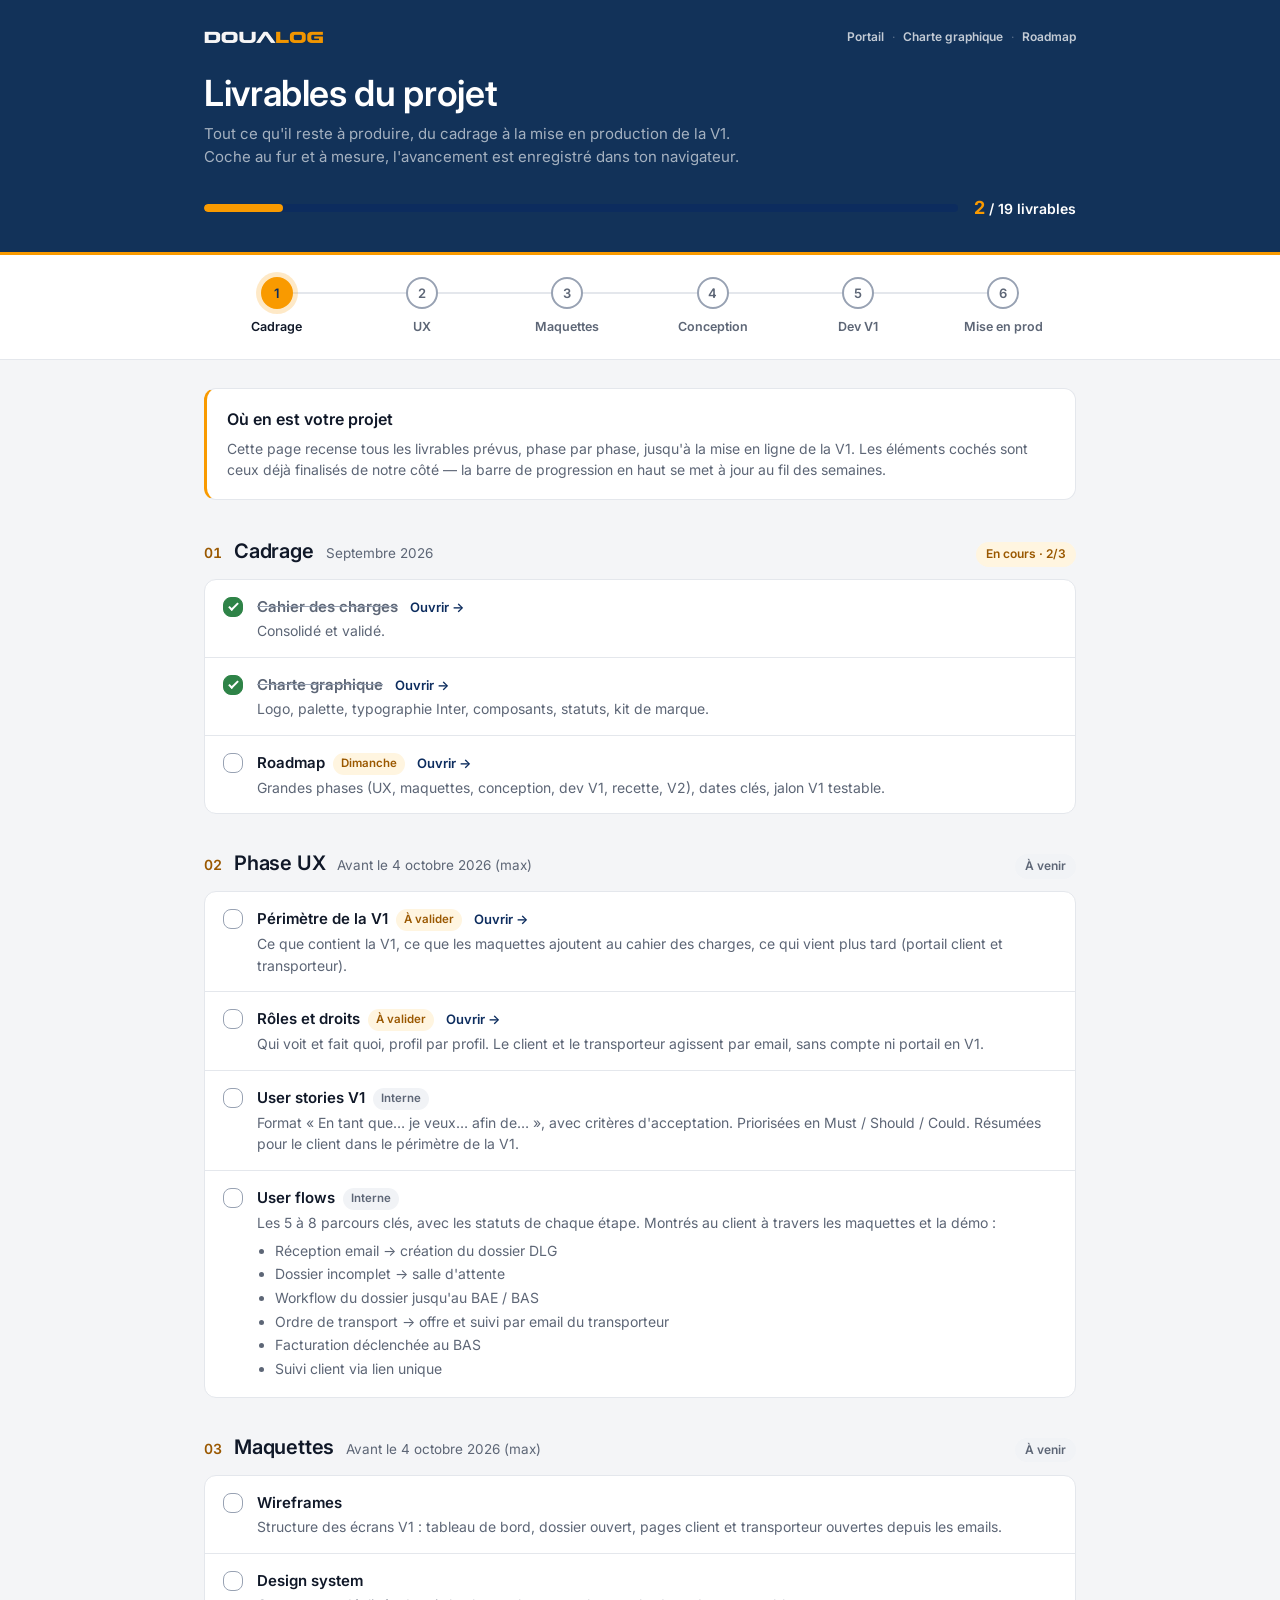
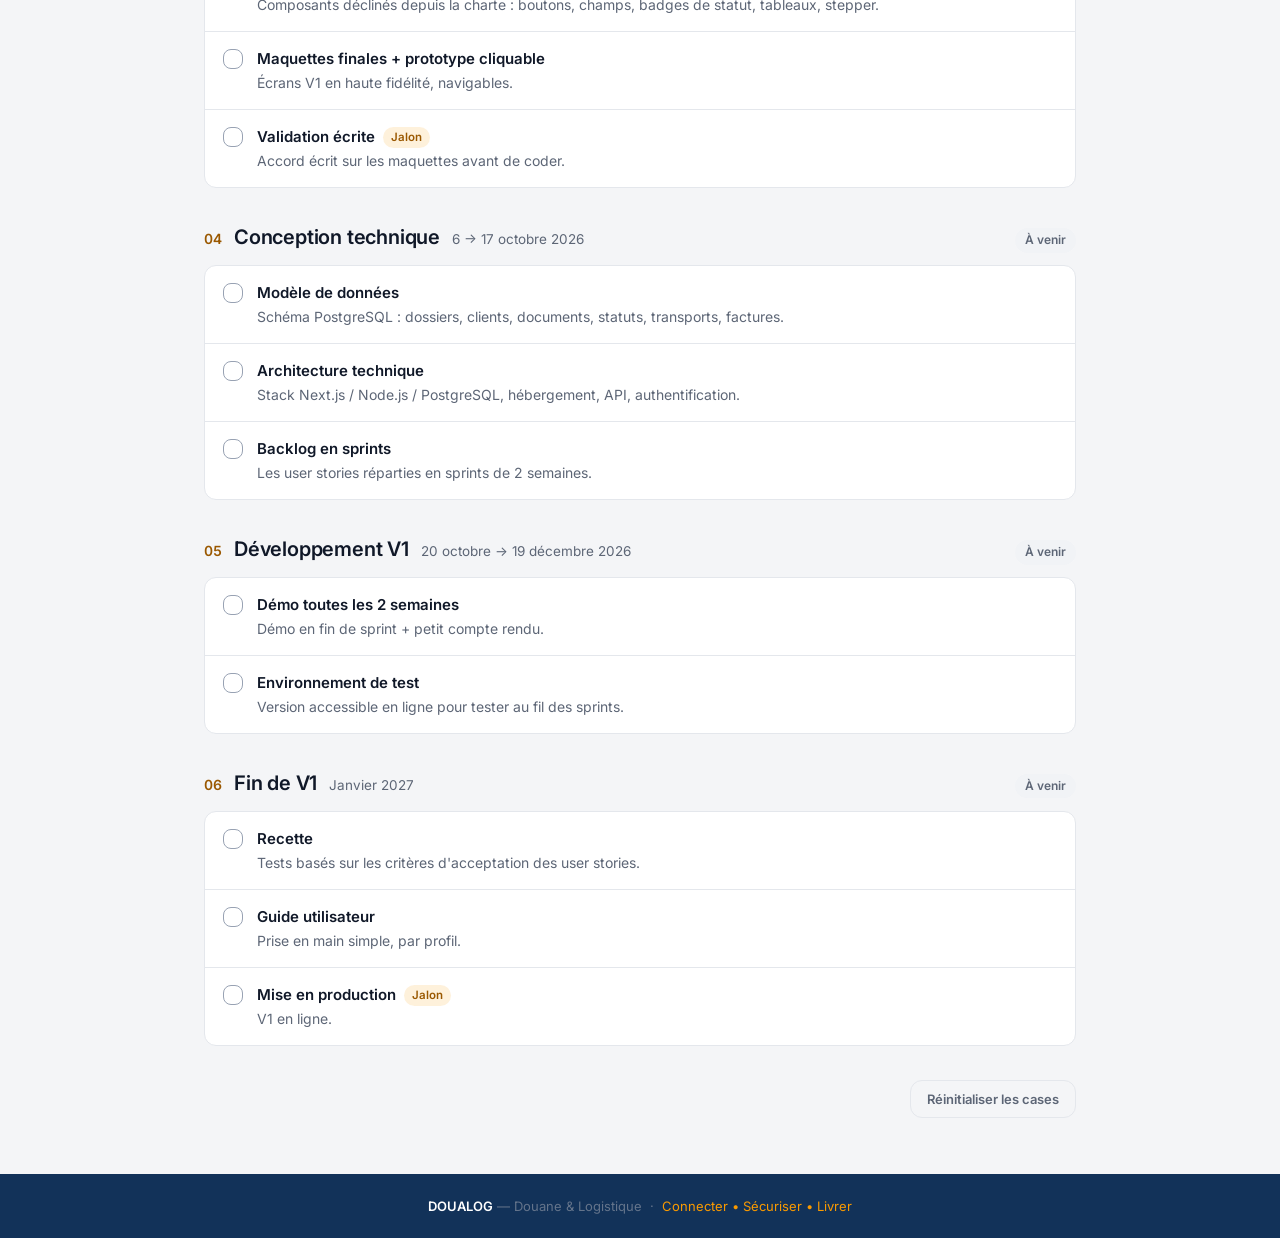
<file: livrables_doualog.html>
<!DOCTYPE html>
<html lang="fr">
<head>
<meta charset="UTF-8">
<meta name="viewport" content="width=device-width, initial-scale=1, viewport-fit=cover">
<title>Livrables — DOUALOG Control Tower</title>
<link rel="icon" type="image/png" href="assets/img/favicon.png">
<link rel="preconnect" href="https://fonts.googleapis.com">
<link rel="preconnect" href="https://fonts.gstatic.com" crossorigin>
<link href="https://fonts.googleapis.com/css2?family=Inter:opsz,wght@14..32,400..700&display=swap" rel="stylesheet">
<style>
:root {
  /* Identité (charte Doualog) */
  --nuit: #123259;
  --moyen: #0C2C5E;
  --orange: #F99A00;
  --or: #F99A00;
  --vert: #2E8347;
  --bg: #F4F5F7;
  --surface: #FFFFFF;
  --text: #101828;
  --muted: #5D6676;
  --line: #E4E7EC;
  --soft: #F1F3F6;
  --orange-bg: #FFF5E0;
  --vert-bg: color-mix(in srgb, #2E8347 12%, #FFFFFF);
  --gris: #98A2B3;
  --radius: 12px;
  --radius-sm: 8px;
  --radius-pill: 999px;
  --orange-txt: #9A5800;   /* texte orange sur fond clair (AA) */
  --on-orange: #0C2C5E;    /* texte sur les aplats orange */
  box-sizing: border-box;
  padding-top: env(safe-area-inset-top, 0px);
  padding-bottom: env(safe-area-inset-bottom, 0px);
}
*, *::before, *::after { box-sizing: inherit; }
html { scroll-padding-top: env(safe-area-inset-top, 0px); }
body {
  margin: 0;
  background: var(--bg);
  color: var(--text);
  font-family: "Inter", ui-sans-serif, system-ui, sans-serif;
  font-size: 15px;
  line-height: 1.55;
  -webkit-font-smoothing: antialiased;
}

/* Header */
.top {
  background: var(--nuit);
  color: #fff;
  border-bottom: 3px solid var(--orange);
}
.top-inner {
  max-width: 920px;
  margin: 0 auto;
  padding: 28px 24px 30px;
}
.brand-row { display: flex; align-items: center; justify-content: space-between; gap: 12px; flex-wrap: wrap; }
.brand {
  display: flex;
  align-items: center;
  gap: 10px;
  font-weight: 600;
  letter-spacing: .02em;
  font-size: 15px;
  text-transform: uppercase;
}
.crosslink { display: flex; align-items: center; gap: 8px; font-size: 12px; }
.crosslink a { color: rgba(255,255,255,.75); text-decoration: none; font-weight: 600; }
.crosslink a:hover { color: #fff; text-decoration: underline; }
.crosslink span { color: rgba(255,255,255,.3); }
.brand-mark {
  width: 30px; height: 30px;
  border-radius: var(--radius-sm);
  background: #fff;
  display: grid; place-items: center;
  padding: 4px;
  flex-shrink: 0;
}
.brand-mark img { width: 100%; height: auto; display: block; }
.brand span { color: rgba(255,255,255,.56); font-weight: 500; text-transform: none; letter-spacing: 0; }
h1 {
  font-size: clamp(26px, 5vw, 36px);
  line-height: 1.15;
  font-weight: 600;
  margin: 26px 0 8px;
  letter-spacing: -.01em;
}
.sub { color: rgba(255,255,255,.62); margin: 0; max-width: 60ch; }

.progress {
  margin-top: 26px;
  display: flex;
  align-items: center;
  gap: 16px;
}
.bar {
  flex: 1;
  height: 8px;
  border-radius: 999px;
  background: var(--moyen);
  overflow: hidden;
}
.bar > i {
  display: block;
  height: 100%;
  width: 0;
  background: var(--orange);
  border-radius: 999px;
  transition: width .35s ease;
}
.count { font-weight: 600; font-size: 14px; white-space: nowrap; }
.count b { color: var(--orange); font-size: 18px; }

/* Stepper */
.stepper-wrap {
  background: var(--surface);
  border-bottom: 1px solid var(--line);
}
.stepper {
  max-width: 920px;
  margin: 0 auto;
  padding: 22px 24px;
  overflow-x: auto;
}
.steps {
  display: flex;
  min-width: 640px;
  list-style: none;
  margin: 0; padding: 0;
}
.step {
  flex: 1;
  position: relative;
  text-align: center;
  font-size: 12.5px;
  font-weight: 600;
  color: var(--muted);
}
.step::before {
  content: "";
  position: absolute;
  top: 15px; left: -50%;
  width: 100%; height: 2px;
  background: var(--line);
  z-index: 0;
}
.step:first-child::before { display: none; }
.step.done::before, .step.current::before { background: var(--vert); }
.dot {
  position: relative;
  z-index: 1;
  width: 32px; height: 32px;
  margin: 0 auto 8px;
  border-radius: 50%;
  display: grid; place-items: center;
  font-size: 13px; font-weight: 600;
  background: var(--surface);
  border: 2px solid var(--gris);
  color: var(--muted);
}
.step.done .dot { background: var(--vert); border-color: var(--vert); color: #fff; }
.step.current .dot { background: var(--orange); border-color: var(--orange); color: var(--on-orange); box-shadow: 0 0 0 5px rgba(249,154,0,.22); }
.step.done, .step.current { color: var(--text); }
.step a { color: inherit; text-decoration: none; display: block; }
.step a:focus-visible { outline: 2px solid var(--orange); outline-offset: 4px; border-radius: 6px; }

/* Main */
main {
  max-width: 920px;
  margin: 0 auto;
  padding: 28px 24px 56px;
}

.next {
  background: var(--surface);
  border: 1px solid var(--line);
  border-left: 3px solid var(--orange);
  border-radius: var(--radius);
  padding: 18px 20px;
  margin-bottom: 36px;
}
.next h2 { font-size: 16px; margin: 0 0 6px; font-weight: 600; }
.next p { margin: 0; color: var(--muted); font-size: 14px; }
.next ul { margin: 10px 0 0; padding-left: 20px; }
.next li { margin: 4px 0; }

.phase { margin-bottom: 34px; }
.phase-head {
  display: flex;
  align-items: baseline;
  gap: 12px;
  flex-wrap: wrap;
  margin-bottom: 12px;
}
.phase-num {
  font-family: "Inter", ui-sans-serif, sans-serif;
  font-variant-numeric: tabular-nums;
  color: var(--orange-txt);
  font-weight: 600;
  font-size: 14px;
}
.phase h2 { font-size: 20px; font-weight: 600; margin: 0; letter-spacing: -.01em; }
.period { color: var(--muted); font-size: 13.5px; }
.badge {
  margin-left: auto;
  font-size: 12px;
  font-weight: 600;
  padding: 3px 10px;
  border-radius: 999px;
  background: var(--soft);
  color: var(--muted);
}
.badge.done { background: var(--vert-bg); color: var(--vert); }
.badge.current { background: var(--orange-bg); color: var(--orange-txt); }

.list {
  background: var(--surface);
  border: 1px solid var(--line);
  border-radius: var(--radius);
  overflow: hidden;
}
.item {
  display: flex;
  gap: 14px;
  padding: 15px 18px;
  border-top: 1px solid var(--line);
  cursor: pointer;
  transition: background .15s;
}
.item:first-child { border-top: 0; }
.item:hover { background: var(--soft); }
.item input {
  appearance: none;
  -webkit-appearance: none;
  flex: none;
  width: 20px; height: 20px;
  margin: 2px 0 0;
  border: 1.5px solid var(--gris);
  border-radius: var(--radius-sm);
  display: grid; place-items: center;
  cursor: pointer;
  transition: background .15s, border-color .15s;
}
.item input::after {
  content: "";
  width: 5px; height: 10px;
  border: solid #fff;
  border-width: 0 2.5px 2.5px 0;
  transform: rotate(45deg) translate(-1px, -1px);
  opacity: 0;
}
.item input:checked { background: var(--vert); border-color: var(--vert); }
.item input:checked::after { opacity: 1; }
.item input:focus-visible { outline: 2px solid var(--orange); outline-offset: 2px; }
.item-body { min-width: 0; }
.item-title { font-weight: 600; }
.item-desc { color: var(--muted); font-size: 14px; margin-top: 2px; }
.item-desc ul { margin: 6px 0 0; padding-left: 18px; }
.item-desc li { margin: 2px 0; }
.item.checked .item-title { color: var(--muted); text-decoration: line-through; text-decoration-color: var(--gris); }
.tag {
  display: inline-block;
  margin-left: 8px;
  font-size: 11.5px;
  font-weight: 600;
  padding: 2px 8px;
  border-radius: 999px;
  background: var(--orange-bg);
  color: var(--orange-txt);
  vertical-align: 1px;
}
.tag.gold { background: rgba(249,154,0,.14); color: var(--orange-txt); }
.tag.interne { background: var(--soft); color: var(--muted); }
.item-link { display: inline-block; margin-left: 12px; font-size: 13px; font-weight: 600; color: var(--moyen); text-decoration: none; white-space: nowrap; }
.item-link:hover { text-decoration: underline; }
.item.checked .item-link { text-decoration: none; }

.actions { display: flex; justify-content: flex-end; margin-top: 8px; }
.reset {
  font: inherit;
  font-weight: 600;
  font-size: 13px;
  color: var(--muted);
  background: none;
  border: 1.5px solid var(--line);
  border-radius: var(--radius);
  padding: 8px 16px;
  cursor: pointer;
}
.reset:hover { color: var(--text); border-color: var(--gris); }
.reset:focus-visible { outline: 2px solid var(--orange); outline-offset: 2px; }

footer {
  background: var(--nuit);
  color: #64748B;
  font-size: 13px;
  text-align: center;
  padding: 22px 24px;
}
footer strong { color: #fff; font-weight: 600; }
footer em { color: var(--or); font-style: normal; }

@media (max-width: 560px) {
  .top-inner, main, .stepper { padding-left: 16px; padding-right: 16px; }
  .badge { margin-left: 0; }
  .item { padding: 14px; }
}
@media (prefers-reduced-motion: reduce) {
  * { transition: none !important; }
}
</style>
</head>
<body>

<header class="top">
  <div class="top-inner">
    <div class="brand-row">
      <a class="brand" href="index.html"><img src="assets/img/logo-blanc-menu.png" alt="DOUALOG" style="width:120px;height:auto;display:block"></a>
      <nav class="crosslink" aria-label="Autres documents du projet">
        <a href="index.html">Portail</a><span aria-hidden="true">·</span><a href="charte.html">Charte graphique</a><span aria-hidden="true">·</span><a href="roadmap_doualog.html">Roadmap</a>
      </nav>
    </div>
    <h1>Livrables du projet</h1>
    <p class="sub">Tout ce qu'il reste à produire, du cadrage à la mise en production de la V1. Coche au fur et à mesure, l'avancement est enregistré dans ton navigateur.</p>
    <div class="progress">
      <div class="bar" aria-hidden="true"><i id="bar"></i></div>
      <div class="count" aria-live="polite"><b id="done">0</b> / <span id="total">0</span> livrables</div>
    </div>
  </div>
</header>

<nav class="stepper-wrap" aria-label="Phases du projet">
  <div class="stepper"><ol class="steps" id="steps"></ol></div>
</nav>

<main>
  <section class="next">
    <h2>Où en est votre projet</h2>
    <p>Cette page recense tous les livrables prévus, phase par phase, jusqu'à la mise en ligne de la V1. Les éléments cochés sont ceux déjà finalisés de notre côté — la barre de progression en haut se met à jour au fil des semaines.</p>
  </section>

  <div id="phases"></div>

  <div class="actions"><button class="reset" id="reset" type="button">Réinitialiser les cases</button></div>
</main>

<footer>
  <strong>DOUALOG</strong> — Douane &amp; Logistique &nbsp;·&nbsp; <em>Connecter • Sécuriser • Livrer</em>
</footer>

<script>
const PHASES = [
  {
    name: "Cadrage", short: "Cadrage", period: "Septembre 2026",
    items: [
      { id: "cdc", title: "Cahier des charges", desc: "Consolidé et validé.", default: true, href: "cahier-des-charges.html" },
      { id: "charte", title: "Charte graphique", desc: "Logo, palette, typographie Inter, composants, statuts, kit de marque.", default: true, href: "charte.html" },
      { id: "roadmap", title: "Roadmap", tag: "Dimanche", desc: "Grandes phases (UX, maquettes, conception, dev V1, recette, V2), dates clés, jalon V1 testable.", href: "roadmap_doualog.html" }
    ]
  },
  {
    name: "Phase UX", short: "UX", period: "Avant le 4 octobre 2026 (max)",
    items: [
      { id: "perimetre", title: "Périmètre de la V1", tag: "À valider", desc: "Ce que contient la V1, ce que les maquettes ajoutent au cahier des charges, ce qui vient plus tard (portail client et transporteur).", href: "perimetre-v1.html" },
      { id: "roles", title: "Rôles et droits", tag: "À valider", desc: "Qui voit et fait quoi, profil par profil. Le client et le transporteur agissent par email, sans compte ni portail en V1.", href: "roles-droits.html" },
      { id: "stories", title: "User stories V1", tag: "Interne", interne: true, desc: "Format « En tant que… je veux… afin de… », avec critères d'acceptation. Priorisées en Must / Should / Could. Résumées pour le client dans le périmètre de la V1." },
      { id: "flows", title: "User flows", tag: "Interne", interne: true, desc: "Les 5 à 8 parcours clés, avec les statuts de chaque étape. Montrés au client à travers les maquettes et la démo :", list: [
        "Réception email → création du dossier DLG",
        "Dossier incomplet → salle d'attente",
        "Workflow du dossier jusqu'au BAE / BAS",
        "Ordre de transport → offre et suivi par email du transporteur",
        "Facturation déclenchée au BAS",
        "Suivi client via lien unique"
      ]}
    ]
  },
  {
    name: "Maquettes", short: "Maquettes", period: "Avant le 4 octobre 2026 (max)",
    items: [
      { id: "wire", title: "Wireframes", desc: "Structure des écrans V1 : tableau de bord, dossier ouvert, pages client et transporteur ouvertes depuis les emails." },
      { id: "ds", title: "Design system", desc: "Composants déclinés depuis la charte : boutons, champs, badges de statut, tableaux, stepper." },
      { id: "hd", title: "Maquettes finales + prototype cliquable", desc: "Écrans V1 en haute fidélité, navigables." },
      { id: "valid", title: "Validation écrite", tag: "Jalon", gold: true, desc: "Accord écrit sur les maquettes avant de coder." }
    ]
  },
  {
    name: "Conception technique", short: "Conception", period: "6 → 17 octobre 2026",
    items: [
      { id: "mcd", title: "Modèle de données", desc: "Schéma PostgreSQL : dossiers, clients, documents, statuts, transports, factures." },
      { id: "archi", title: "Architecture technique", desc: "Stack Next.js / Node.js / PostgreSQL, hébergement, API, authentification." },
      { id: "backlog", title: "Backlog en sprints", desc: "Les user stories réparties en sprints de 2 semaines." }
    ]
  },
  {
    name: "Développement V1", short: "Dev V1", period: "20 octobre → 19 décembre 2026",
    items: [
      { id: "demo", title: "Démo toutes les 2 semaines", desc: "Démo en fin de sprint + petit compte rendu." },
      { id: "staging", title: "Environnement de test", desc: "Version accessible en ligne pour tester au fil des sprints." }
    ]
  },
  {
    name: "Fin de V1", short: "Mise en prod", period: "Janvier 2027",
    items: [
      { id: "recette", title: "Recette", desc: "Tests basés sur les critères d'acceptation des user stories." },
      { id: "guide", title: "Guide utilisateur", desc: "Prise en main simple, par profil." },
      { id: "prod", title: "Mise en production", tag: "Jalon", gold: true, desc: "V1 en ligne." }
    ]
  }
];

const KEY = "doualog-livrables-v1";
let state = {};
try { state = JSON.parse(localStorage.getItem(KEY)) || {}; } catch (e) { state = {}; }
const isDone = it => (it.id in state) ? state[it.id] : !!it.default;
const save = () => { try { localStorage.setItem(KEY, JSON.stringify(state)); } catch (e) {} };

const phasesEl = document.getElementById("phases");
const stepsEl = document.getElementById("steps");

function esc(s) { const d = document.createElement("div"); d.textContent = s; return d.innerHTML; }

function build() {
  phasesEl.innerHTML = PHASES.map((p, i) => `
    <section class="phase" id="phase-${i}">
      <div class="phase-head">
        <span class="phase-num">${String(i + 1).padStart(2, "0")}</span>
        <h2>${esc(p.name)}</h2>
        <span class="period">${esc(p.period)}</span>
        <span class="badge" id="badge-${i}"></span>
      </div>
      <div class="list">
        ${p.items.map(it => `
          <label class="item" data-id="${it.id}">
            <input type="checkbox" data-id="${it.id}">
            <div class="item-body">
              <div class="item-title">${esc(it.title)}${it.tag ? `<span class="tag${it.gold ? " gold" : ""}${it.interne ? " interne" : ""}">${esc(it.tag)}</span>` : ""}${it.href ? `<a class="item-link" href="${it.href}">Ouvrir →</a>` : ""}</div>
              <div class="item-desc">${esc(it.desc)}${it.list ? `<ul>${it.list.map(l => `<li>${esc(l)}</li>`).join("")}</ul>` : ""}</div>
            </div>
          </label>`).join("")}
      </div>
    </section>`).join("");

  stepsEl.innerHTML = PHASES.map((p, i) => `
    <li class="step" id="step-${i}"><a href="#phase-${i}"><div class="dot">${i + 1}</div>${esc(p.short)}</a></li>`).join("");

  phasesEl.addEventListener("change", e => {
    const id = e.target.dataset.id;
    if (!id) return;
    state[id] = e.target.checked;
    save();
    render();
  });
}

function render() {
  let total = 0, done = 0, currentSet = false;
  PHASES.forEach((p, i) => {
    const n = p.items.length;
    const d = p.items.filter(isDone).length;
    total += n; done += d;
    p.items.forEach(it => {
      const box = phasesEl.querySelector(`input[data-id="${it.id}"]`);
      box.checked = isDone(it);
      box.closest(".item").classList.toggle("checked", box.checked);
    });
    const step = document.getElementById("step-" + i);
    const badge = document.getElementById("badge-" + i);
    step.className = "step";
    badge.className = "badge";
    if (d === n) {
      step.classList.add("done");
      step.querySelector(".dot").textContent = "✓";
      badge.classList.add("done");
      badge.textContent = "Terminé";
    } else {
      step.querySelector(".dot").textContent = i + 1;
      if (!currentSet) {
        currentSet = true;
        step.classList.add("current");
        badge.classList.add("current");
        badge.textContent = `En cours · ${d}/${n}`;
      } else {
        badge.textContent = d ? `${d}/${n}` : "À venir";
      }
    }
  });
  document.getElementById("done").textContent = done;
  document.getElementById("total").textContent = total;
  document.getElementById("bar").style.width = (done / total * 100) + "%";
}

document.getElementById("reset").addEventListener("click", () => {
  state = {};
  save();
  render();
});

build();
render();
</script>
</body>
</html>
</file>
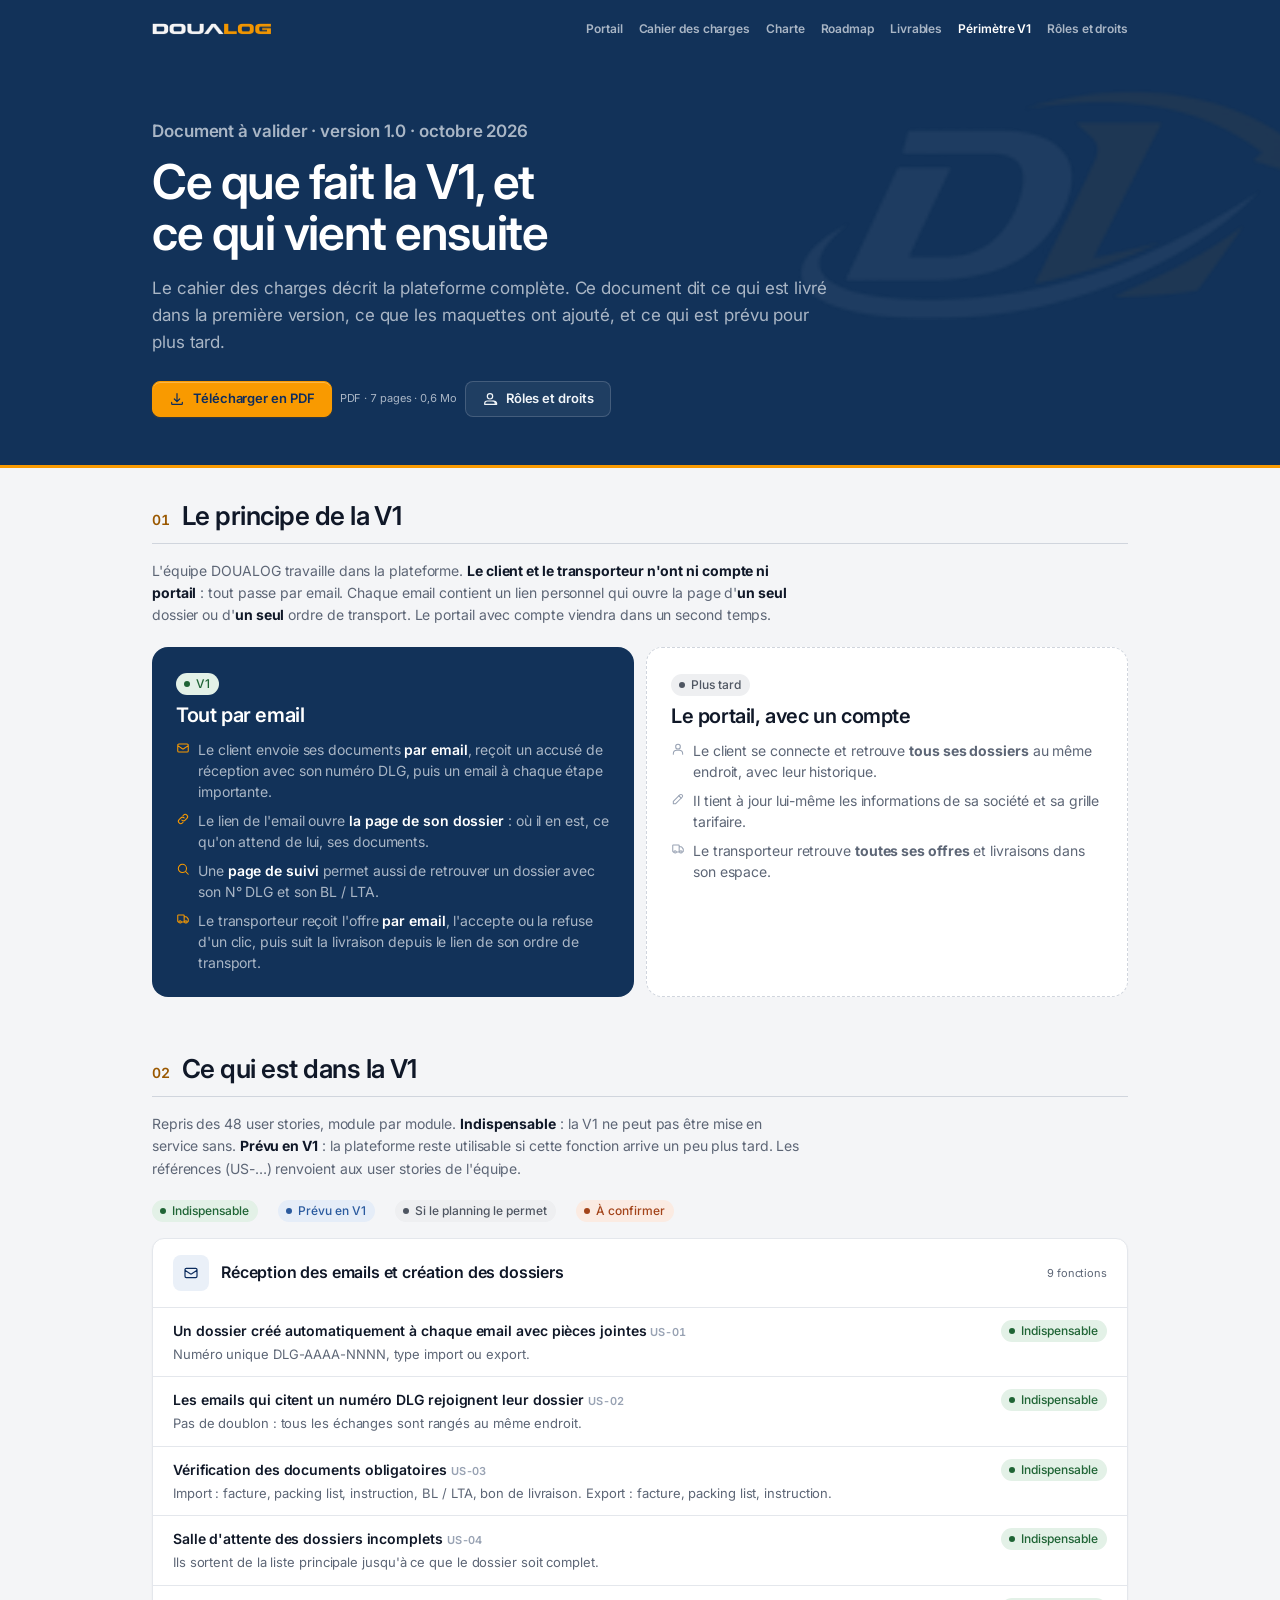
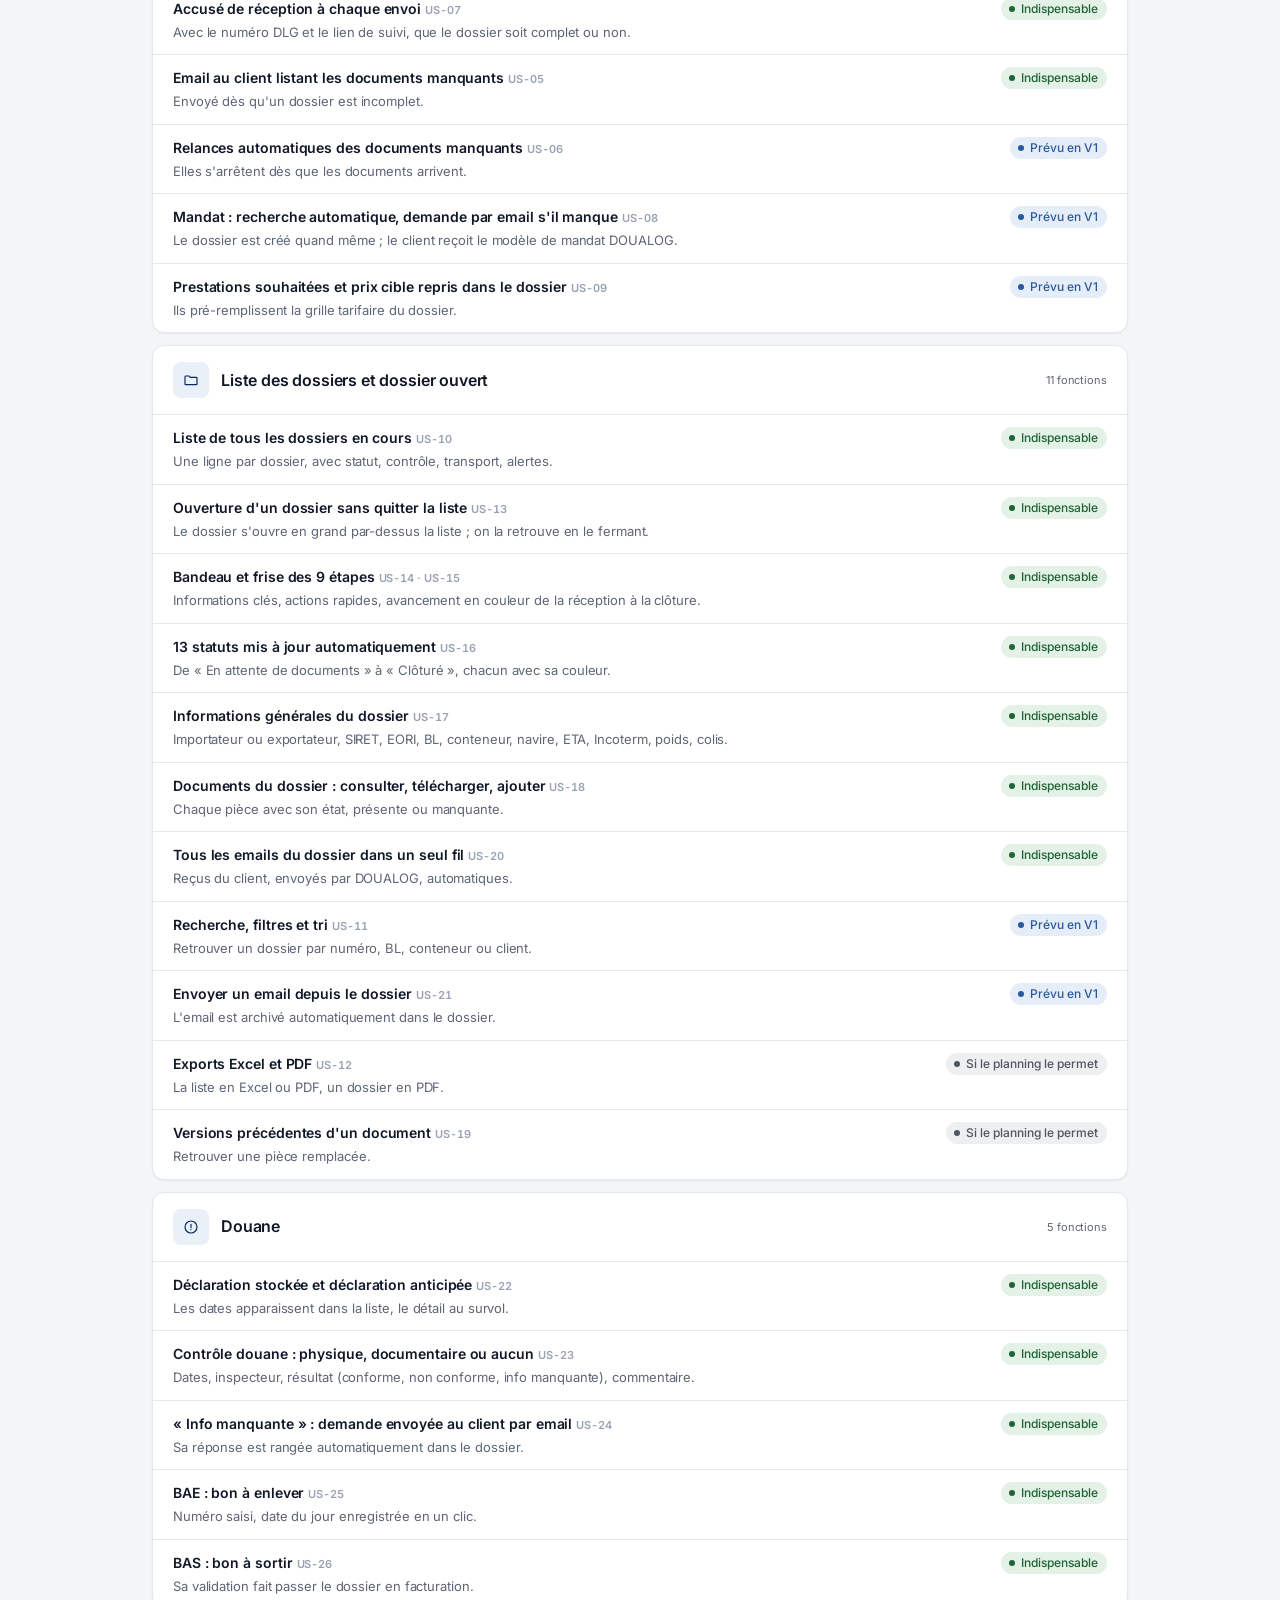
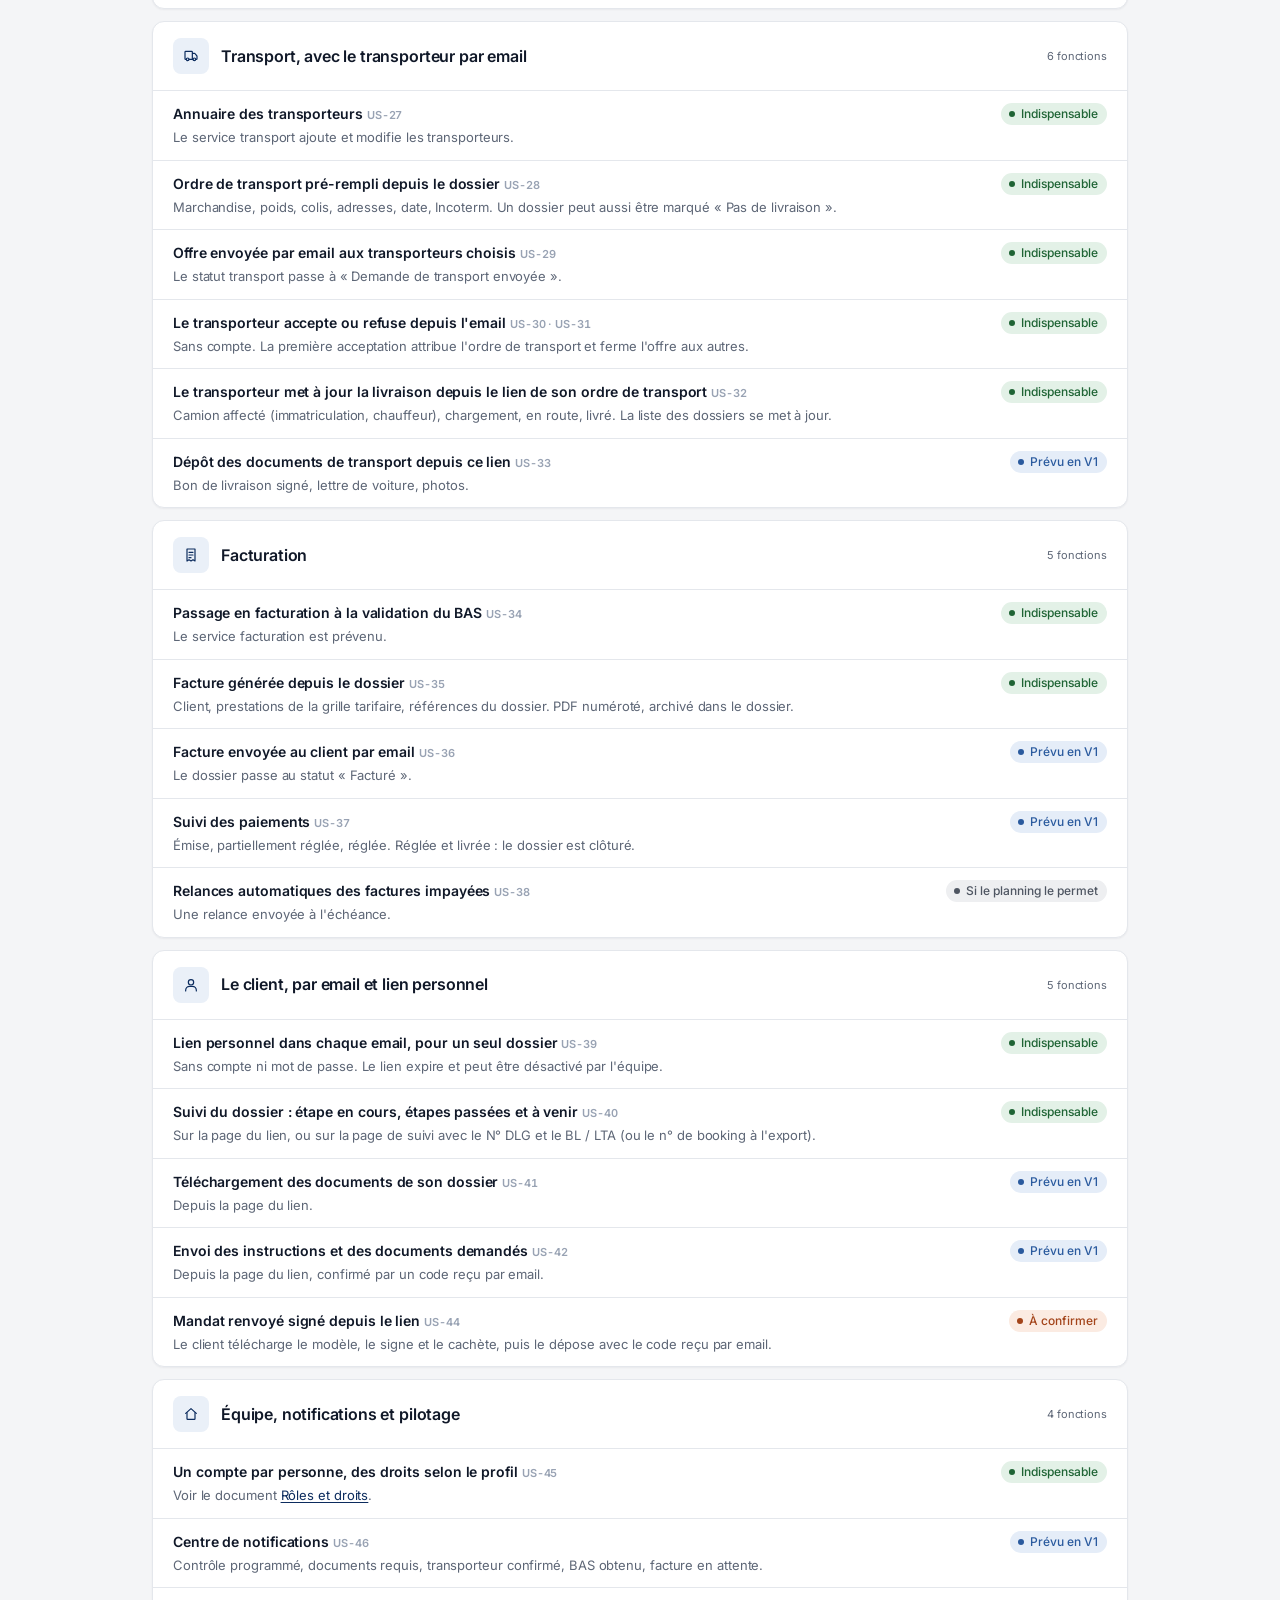
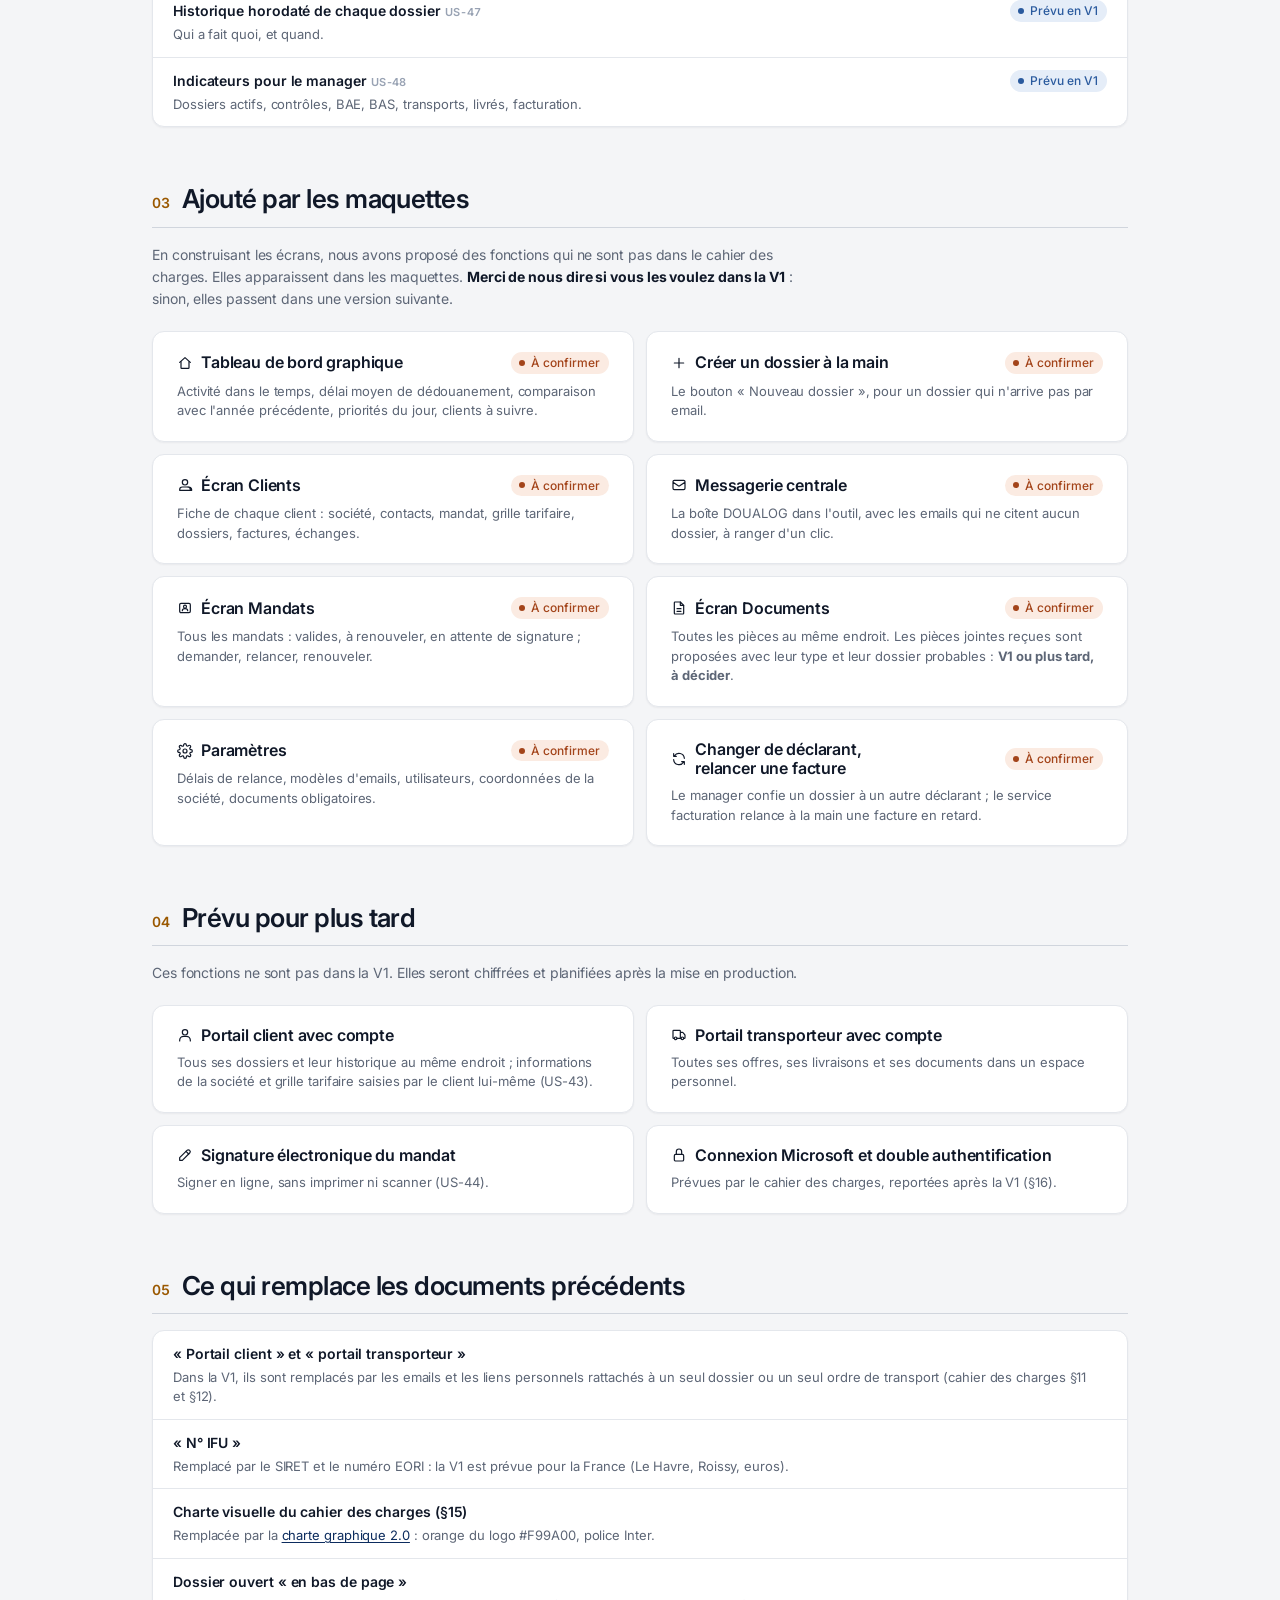
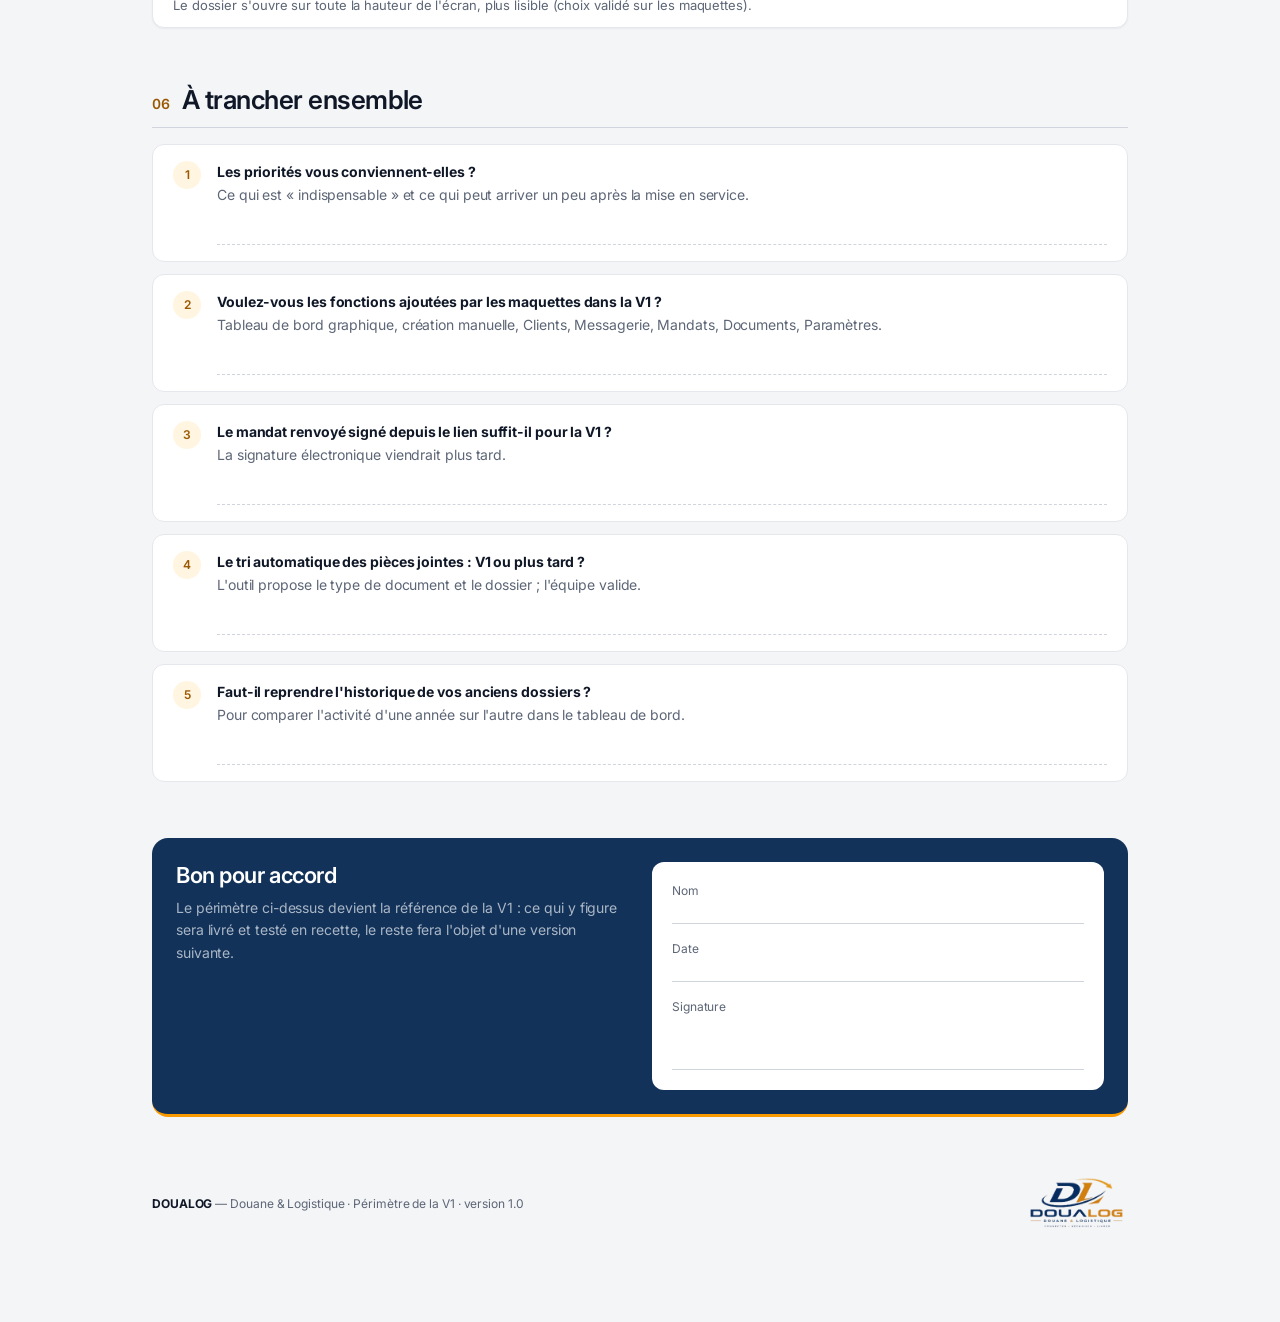
<file: perimetre-v1.html>
<!DOCTYPE html>
<html lang="fr">
<head>
<meta charset="UTF-8">
<meta name="viewport" content="width=device-width, initial-scale=1, viewport-fit=cover">
<title>Périmètre de la V1 — DOUALOG</title>
<meta name="description" content="Ce que contient la V1 de DOUALOG Control Tower, ce qui est ajouté par les maquettes et ce qui vient plus tard.">
<link rel="icon" type="image/png" href="assets/img/favicon.png">
<link rel="stylesheet" href="assets/tokens.css">
<link rel="stylesheet" href="assets/components.css">
<link rel="stylesheet" href="assets/document.css">
<script src="assets/icons.js"></script>
</head>
<body>
<!-- Sources : User Stories V1 (48 stories, priorités MUST / SHOULD / COULD), cahier des charges §01–§17,
     maquettes V1 (doualog_maquette, CLAUDE.md). Règle V1 : aucun compte ni portail pour le client et le transporteur,
     tout passe par email avec des liens rattachés à UN dossier / UN ordre de transport (CDC §11–12). -->

<header class="dc-top">
  <div class="dc-in">
    <div class="dc-bar">
      <a href="index.html"><img src="assets/img/logo-blanc-menu.png" alt="DOUALOG — portail du projet"></a>
      <nav aria-label="Documents du projet">
        <a href="index.html">Portail</a><a href="cahier-des-charges.html">Cahier des charges</a><a href="charte.html">Charte</a><a href="roadmap_doualog.html">Roadmap</a><a href="livrables_doualog.html">Livrables</a><a href="perimetre-v1.html" aria-current="page">Périmètre V1</a><a href="roles-droits.html">Rôles et droits</a>
      </nav>
    </div>
    <div class="dc-head">
      <p class="dc-kicker">Document à valider · version 1.0 · octobre 2026</p>
      <h1>Ce que fait la V1, et ce qui vient ensuite</h1>
      <p>Le cahier des charges décrit la plateforme complète. Ce document dit ce qui est livré dans la première version, ce que les maquettes ont ajouté, et ce qui est prévu pour plus tard.</p>
      <div class="dc-head__actions">
        <a class="c-btn c-btn--primary" href="documents/DOUALOG_Perimetre-V1_v1.0.pdf" download><svg class="c-icon" aria-hidden="true"><use href="#i-download"></use></svg>Télécharger en PDF</a>
        <span class="dc-head__meta" data-meta="perimetre">PDF · 7 pages · 0,6 Mo</span>
        <a class="c-btn c-btn--on-dark" href="roles-droits.html"><svg class="c-icon" aria-hidden="true"><use href="#i-clients"></use></svg>Rôles et droits</a>
      </div>
    </div>
  </div>
</header>

<main class="dc-in dc-main">

  <!-- ══ 01 — Le principe ══ -->
  <section class="dc-sec">
    <div class="dc-sec__head"><span class="n">01</span><h2>Le principe de la V1</h2></div>
    <p class="dc-intro">L'équipe DOUALOG travaille dans la plateforme. <b>Le client et le transporteur n'ont ni compte ni portail</b> : tout passe par email. Chaque email contient un lien personnel qui ouvre la page d'<b>un seul</b> dossier ou d'<b>un seul</b> ordre de transport. Le portail avec compte viendra dans un second temps.</p>
    <div class="dc-split">
      <div class="dc-split__col dc-split__col--v1">
        <span class="c-badge c-badge--success">V1</span>
        <h3>Tout par email</h3>
        <ul>
          <li><svg class="c-icon c-icon--sm" aria-hidden="true"><use href="#i-mail"></use></svg><span>Le client envoie ses documents <b>par email</b>, reçoit un accusé de réception avec son numéro DLG, puis un email à chaque étape importante.</span></li>
          <li><svg class="c-icon c-icon--sm" aria-hidden="true"><use href="#i-link"></use></svg><span>Le lien de l'email ouvre <b>la page de son dossier</b> : où il en est, ce qu'on attend de lui, ses documents.</span></li>
          <li><svg class="c-icon c-icon--sm" aria-hidden="true"><use href="#i-search"></use></svg><span>Une <b>page de suivi</b> permet aussi de retrouver un dossier avec son N° DLG et son BL / LTA.</span></li>
          <li><svg class="c-icon c-icon--sm" aria-hidden="true"><use href="#i-transport"></use></svg><span>Le transporteur reçoit l'offre <b>par email</b>, l'accepte ou la refuse d'un clic, puis suit la livraison depuis le lien de son ordre de transport.</span></li>
        </ul>
      </div>
      <div class="dc-split__col dc-split__col--v2">
        <span class="c-badge c-badge--neutral">Plus tard</span>
        <h3>Le portail, avec un compte</h3>
        <ul>
          <li><svg class="c-icon c-icon--sm" aria-hidden="true"><use href="#i-user"></use></svg><span>Le client se connecte et retrouve <b>tous ses dossiers</b> au même endroit, avec leur historique.</span></li>
          <li><svg class="c-icon c-icon--sm" aria-hidden="true"><use href="#i-edit"></use></svg><span>Il tient à jour lui-même les informations de sa société et sa grille tarifaire.</span></li>
          <li><svg class="c-icon c-icon--sm" aria-hidden="true"><use href="#i-transport"></use></svg><span>Le transporteur retrouve <b>toutes ses offres</b> et livraisons dans son espace.</span></li>
        </ul>
      </div>
    </div>
  </section>

  <!-- ══ 02 — Dans la V1 ══ -->
  <section class="dc-sec">
    <div class="dc-sec__head"><span class="n">02</span><h2>Ce qui est dans la V1</h2></div>
    <p class="dc-intro">Repris des 48 user stories, module par module. <b>Indispensable</b> : la V1 ne peut pas être mise en service sans. <b>Prévu en V1</b> : la plateforme reste utilisable si cette fonction arrive un peu plus tard. Les références (US-…) renvoient aux user stories de l'équipe.</p>
    <div class="dc-legend"><span class="c-badge c-badge--success">Indispensable</span><span class="c-badge c-badge--info">Prévu en V1</span><span class="c-badge c-badge--neutral">Si le planning le permet</span><span class="c-badge c-badge--warning">À confirmer</span></div>

    <div class="u-stack">
      <div class="dc-card dc-module">
        <div class="dc-module__head"><span class="dc-module__icon"><svg class="c-icon" aria-hidden="true"><use href="#i-mail"></use></svg></span><h3>Réception des emails et création des dossiers</h3><span>9 fonctions</span></div>
        <ul class="dc-feat">
          <li><b>Un dossier créé automatiquement à chaque email avec pièces jointes<small>US-01</small></b><p>Numéro unique DLG-AAAA-NNNN, type import ou export.</p><span class="c-badge c-badge--success">Indispensable</span></li>
          <li><b>Les emails qui citent un numéro DLG rejoignent leur dossier<small>US-02</small></b><p>Pas de doublon : tous les échanges sont rangés au même endroit.</p><span class="c-badge c-badge--success">Indispensable</span></li>
          <li><b>Vérification des documents obligatoires<small>US-03</small></b><p>Import : facture, packing list, instruction, BL / LTA, bon de livraison. Export : facture, packing list, instruction.</p><span class="c-badge c-badge--success">Indispensable</span></li>
          <li><b>Salle d'attente des dossiers incomplets<small>US-04</small></b><p>Ils sortent de la liste principale jusqu'à ce que le dossier soit complet.</p><span class="c-badge c-badge--success">Indispensable</span></li>
          <li><b>Accusé de réception à chaque envoi<small>US-07</small></b><p>Avec le numéro DLG et le lien de suivi, que le dossier soit complet ou non.</p><span class="c-badge c-badge--success">Indispensable</span></li>
          <li><b>Email au client listant les documents manquants<small>US-05</small></b><p>Envoyé dès qu'un dossier est incomplet.</p><span class="c-badge c-badge--success">Indispensable</span></li>
          <li><b>Relances automatiques des documents manquants<small>US-06</small></b><p>Elles s'arrêtent dès que les documents arrivent.</p><span class="c-badge c-badge--info">Prévu en V1</span></li>
          <li><b>Mandat : recherche automatique, demande par email s'il manque<small>US-08</small></b><p>Le dossier est créé quand même ; le client reçoit le modèle de mandat DOUALOG.</p><span class="c-badge c-badge--info">Prévu en V1</span></li>
          <li><b>Prestations souhaitées et prix cible repris dans le dossier<small>US-09</small></b><p>Ils pré-remplissent la grille tarifaire du dossier.</p><span class="c-badge c-badge--info">Prévu en V1</span></li>
        </ul>
      </div>

      <div class="dc-card dc-module">
        <div class="dc-module__head"><span class="dc-module__icon"><svg class="c-icon" aria-hidden="true"><use href="#i-dossiers"></use></svg></span><h3>Liste des dossiers et dossier ouvert</h3><span>11 fonctions</span></div>
        <ul class="dc-feat">
          <li><b>Liste de tous les dossiers en cours<small>US-10</small></b><p>Une ligne par dossier, avec statut, contrôle, transport, alertes.</p><span class="c-badge c-badge--success">Indispensable</span></li>
          <li><b>Ouverture d'un dossier sans quitter la liste<small>US-13</small></b><p>Le dossier s'ouvre en grand par-dessus la liste ; on la retrouve en le fermant.</p><span class="c-badge c-badge--success">Indispensable</span></li>
          <li><b>Bandeau et frise des 9 étapes<small>US-14 · US-15</small></b><p>Informations clés, actions rapides, avancement en couleur de la réception à la clôture.</p><span class="c-badge c-badge--success">Indispensable</span></li>
          <li><b>13 statuts mis à jour automatiquement<small>US-16</small></b><p>De « En attente de documents » à « Clôturé », chacun avec sa couleur.</p><span class="c-badge c-badge--success">Indispensable</span></li>
          <li><b>Informations générales du dossier<small>US-17</small></b><p>Importateur ou exportateur, SIRET, EORI, BL, conteneur, navire, ETA, Incoterm, poids, colis.</p><span class="c-badge c-badge--success">Indispensable</span></li>
          <li><b>Documents du dossier : consulter, télécharger, ajouter<small>US-18</small></b><p>Chaque pièce avec son état, présente ou manquante.</p><span class="c-badge c-badge--success">Indispensable</span></li>
          <li><b>Tous les emails du dossier dans un seul fil<small>US-20</small></b><p>Reçus du client, envoyés par DOUALOG, automatiques.</p><span class="c-badge c-badge--success">Indispensable</span></li>
          <li><b>Recherche, filtres et tri<small>US-11</small></b><p>Retrouver un dossier par numéro, BL, conteneur ou client.</p><span class="c-badge c-badge--info">Prévu en V1</span></li>
          <li><b>Envoyer un email depuis le dossier<small>US-21</small></b><p>L'email est archivé automatiquement dans le dossier.</p><span class="c-badge c-badge--info">Prévu en V1</span></li>
          <li><b>Exports Excel et PDF<small>US-12</small></b><p>La liste en Excel ou PDF, un dossier en PDF.</p><span class="c-badge c-badge--neutral">Si le planning le permet</span></li>
          <li><b>Versions précédentes d'un document<small>US-19</small></b><p>Retrouver une pièce remplacée.</p><span class="c-badge c-badge--neutral">Si le planning le permet</span></li>
        </ul>
      </div>

      <div class="dc-card dc-module">
        <div class="dc-module__head"><span class="dc-module__icon"><svg class="c-icon" aria-hidden="true"><use href="#i-controle"></use></svg></span><h3>Douane</h3><span>5 fonctions</span></div>
        <ul class="dc-feat">
          <li><b>Déclaration stockée et déclaration anticipée<small>US-22</small></b><p>Les dates apparaissent dans la liste, le détail au survol.</p><span class="c-badge c-badge--success">Indispensable</span></li>
          <li><b>Contrôle douane : physique, documentaire ou aucun<small>US-23</small></b><p>Dates, inspecteur, résultat (conforme, non conforme, info manquante), commentaire.</p><span class="c-badge c-badge--success">Indispensable</span></li>
          <li><b>« Info manquante » : demande envoyée au client par email<small>US-24</small></b><p>Sa réponse est rangée automatiquement dans le dossier.</p><span class="c-badge c-badge--success">Indispensable</span></li>
          <li><b>BAE : bon à enlever<small>US-25</small></b><p>Numéro saisi, date du jour enregistrée en un clic.</p><span class="c-badge c-badge--success">Indispensable</span></li>
          <li><b>BAS : bon à sortir<small>US-26</small></b><p>Sa validation fait passer le dossier en facturation.</p><span class="c-badge c-badge--success">Indispensable</span></li>
        </ul>
      </div>

      <div class="dc-card dc-module">
        <div class="dc-module__head"><span class="dc-module__icon"><svg class="c-icon" aria-hidden="true"><use href="#i-transport"></use></svg></span><h3>Transport, avec le transporteur par email</h3><span>6 fonctions</span></div>
        <ul class="dc-feat">
          <li><b>Annuaire des transporteurs<small>US-27</small></b><p>Le service transport ajoute et modifie les transporteurs.</p><span class="c-badge c-badge--success">Indispensable</span></li>
          <li><b>Ordre de transport pré-rempli depuis le dossier<small>US-28</small></b><p>Marchandise, poids, colis, adresses, date, Incoterm. Un dossier peut aussi être marqué « Pas de livraison ».</p><span class="c-badge c-badge--success">Indispensable</span></li>
          <li><b>Offre envoyée par email aux transporteurs choisis<small>US-29</small></b><p>Le statut transport passe à « Demande de transport envoyée ».</p><span class="c-badge c-badge--success">Indispensable</span></li>
          <li><b>Le transporteur accepte ou refuse depuis l'email<small>US-30 · US-31</small></b><p>Sans compte. La première acceptation attribue l'ordre de transport et ferme l'offre aux autres.</p><span class="c-badge c-badge--success">Indispensable</span></li>
          <li><b>Le transporteur met à jour la livraison depuis le lien de son ordre de transport<small>US-32</small></b><p>Camion affecté (immatriculation, chauffeur), chargement, en route, livré. La liste des dossiers se met à jour.</p><span class="c-badge c-badge--success">Indispensable</span></li>
          <li><b>Dépôt des documents de transport depuis ce lien<small>US-33</small></b><p>Bon de livraison signé, lettre de voiture, photos.</p><span class="c-badge c-badge--info">Prévu en V1</span></li>
        </ul>
      </div>

      <div class="dc-card dc-module">
        <div class="dc-module__head"><span class="dc-module__icon"><svg class="c-icon" aria-hidden="true"><use href="#i-facture"></use></svg></span><h3>Facturation</h3><span>5 fonctions</span></div>
        <ul class="dc-feat">
          <li><b>Passage en facturation à la validation du BAS<small>US-34</small></b><p>Le service facturation est prévenu.</p><span class="c-badge c-badge--success">Indispensable</span></li>
          <li><b>Facture générée depuis le dossier<small>US-35</small></b><p>Client, prestations de la grille tarifaire, références du dossier. PDF numéroté, archivé dans le dossier.</p><span class="c-badge c-badge--success">Indispensable</span></li>
          <li><b>Facture envoyée au client par email<small>US-36</small></b><p>Le dossier passe au statut « Facturé ».</p><span class="c-badge c-badge--info">Prévu en V1</span></li>
          <li><b>Suivi des paiements<small>US-37</small></b><p>Émise, partiellement réglée, réglée. Réglée et livrée : le dossier est clôturé.</p><span class="c-badge c-badge--info">Prévu en V1</span></li>
          <li><b>Relances automatiques des factures impayées<small>US-38</small></b><p>Une relance envoyée à l'échéance.</p><span class="c-badge c-badge--neutral">Si le planning le permet</span></li>
        </ul>
      </div>

      <div class="dc-card dc-module">
        <div class="dc-module__head"><span class="dc-module__icon"><svg class="c-icon" aria-hidden="true"><use href="#i-user"></use></svg></span><h3>Le client, par email et lien personnel</h3><span>5 fonctions</span></div>
        <ul class="dc-feat">
          <li><b>Lien personnel dans chaque email, pour un seul dossier<small>US-39</small></b><p>Sans compte ni mot de passe. Le lien expire et peut être désactivé par l'équipe.</p><span class="c-badge c-badge--success">Indispensable</span></li>
          <li><b>Suivi du dossier : étape en cours, étapes passées et à venir<small>US-40</small></b><p>Sur la page du lien, ou sur la page de suivi avec le N° DLG et le BL / LTA (ou le n° de booking à l'export).</p><span class="c-badge c-badge--success">Indispensable</span></li>
          <li><b>Téléchargement des documents de son dossier<small>US-41</small></b><p>Depuis la page du lien.</p><span class="c-badge c-badge--info">Prévu en V1</span></li>
          <li><b>Envoi des instructions et des documents demandés<small>US-42</small></b><p>Depuis la page du lien, confirmé par un code reçu par email.</p><span class="c-badge c-badge--info">Prévu en V1</span></li>
          <li><b>Mandat renvoyé signé depuis le lien<small>US-44</small></b><p>Le client télécharge le modèle, le signe et le cachète, puis le dépose avec le code reçu par email.</p><span class="c-badge c-badge--warning">À confirmer</span></li>
        </ul>
      </div>

      <div class="dc-card dc-module">
        <div class="dc-module__head"><span class="dc-module__icon"><svg class="c-icon" aria-hidden="true"><use href="#i-dashboard"></use></svg></span><h3>Équipe, notifications et pilotage</h3><span>4 fonctions</span></div>
        <ul class="dc-feat">
          <li><b>Un compte par personne, des droits selon le profil<small>US-45</small></b><p>Voir le document <a href="roles-droits.html">Rôles et droits</a>.</p><span class="c-badge c-badge--success">Indispensable</span></li>
          <li><b>Centre de notifications<small>US-46</small></b><p>Contrôle programmé, documents requis, transporteur confirmé, BAS obtenu, facture en attente.</p><span class="c-badge c-badge--info">Prévu en V1</span></li>
          <li><b>Historique horodaté de chaque dossier<small>US-47</small></b><p>Qui a fait quoi, et quand.</p><span class="c-badge c-badge--info">Prévu en V1</span></li>
          <li><b>Indicateurs pour le manager<small>US-48</small></b><p>Dossiers actifs, contrôles, BAE, BAS, transports, livrés, facturation.</p><span class="c-badge c-badge--info">Prévu en V1</span></li>
        </ul>
      </div>
    </div>
  </section>

  <!-- ══ 03 — Ajouts des maquettes ══ -->
  <section class="dc-sec">
    <div class="dc-sec__head"><span class="n">03</span><h2>Ajouté par les maquettes</h2></div>
    <p class="dc-intro">En construisant les écrans, nous avons proposé des fonctions qui ne sont pas dans le cahier des charges. Elles apparaissent dans les maquettes. <b>Merci de nous dire si vous les voulez dans la V1</b> : sinon, elles passent dans une version suivante.</p>
    <div class="dc-grid">
      <div class="dc-card dc-profile"><h3><svg class="c-icon" aria-hidden="true"><use href="#i-dashboard"></use></svg>Tableau de bord graphique<span class="c-badge c-badge--warning">À confirmer</span></h3><p>Activité dans le temps, délai moyen de dédouanement, comparaison avec l'année précédente, priorités du jour, clients à suivre.</p></div>
      <div class="dc-card dc-profile"><h3><svg class="c-icon" aria-hidden="true"><use href="#i-plus"></use></svg>Créer un dossier à la main<span class="c-badge c-badge--warning">À confirmer</span></h3><p>Le bouton « Nouveau dossier », pour un dossier qui n'arrive pas par email.</p></div>
      <div class="dc-card dc-profile"><h3><svg class="c-icon" aria-hidden="true"><use href="#i-clients"></use></svg>Écran Clients<span class="c-badge c-badge--warning">À confirmer</span></h3><p>Fiche de chaque client : société, contacts, mandat, grille tarifaire, dossiers, factures, échanges.</p></div>
      <div class="dc-card dc-profile"><h3><svg class="c-icon" aria-hidden="true"><use href="#i-mail"></use></svg>Messagerie centrale<span class="c-badge c-badge--warning">À confirmer</span></h3><p>La boîte DOUALOG dans l'outil, avec les emails qui ne citent aucun dossier, à ranger d'un clic.</p></div>
      <div class="dc-card dc-profile"><h3><svg class="c-icon" aria-hidden="true"><use href="#i-mandat"></use></svg>Écran Mandats<span class="c-badge c-badge--warning">À confirmer</span></h3><p>Tous les mandats : valides, à renouveler, en attente de signature ; demander, relancer, renouveler.</p></div>
      <div class="dc-card dc-profile"><h3><svg class="c-icon" aria-hidden="true"><use href="#i-document"></use></svg>Écran Documents<span class="c-badge c-badge--warning">À confirmer</span></h3><p>Toutes les pièces au même endroit. Les pièces jointes reçues sont proposées avec leur type et leur dossier probables : <b>V1 ou plus tard, à décider</b>.</p></div>
      <div class="dc-card dc-profile"><h3><svg class="c-icon" aria-hidden="true"><use href="#i-settings"></use></svg>Paramètres<span class="c-badge c-badge--warning">À confirmer</span></h3><p>Délais de relance, modèles d'emails, utilisateurs, coordonnées de la société, documents obligatoires.</p></div>
      <div class="dc-card dc-profile"><h3><svg class="c-icon" aria-hidden="true"><use href="#i-refresh"></use></svg>Changer de déclarant, relancer une facture<span class="c-badge c-badge--warning">À confirmer</span></h3><p>Le manager confie un dossier à un autre déclarant ; le service facturation relance à la main une facture en retard.</p></div>
    </div>
  </section>

  <!-- ══ 04 — Plus tard ══ -->
  <section class="dc-sec">
    <div class="dc-sec__head"><span class="n">04</span><h2>Prévu pour plus tard</h2></div>
    <p class="dc-intro">Ces fonctions ne sont pas dans la V1. Elles seront chiffrées et planifiées après la mise en production.</p>
    <div class="dc-grid">
      <div class="dc-card dc-profile"><h3><svg class="c-icon" aria-hidden="true"><use href="#i-user"></use></svg>Portail client avec compte</h3><p>Tous ses dossiers et leur historique au même endroit ; informations de la société et grille tarifaire saisies par le client lui-même <span class="u-muted">(US-43)</span>.</p></div>
      <div class="dc-card dc-profile"><h3><svg class="c-icon" aria-hidden="true"><use href="#i-transport"></use></svg>Portail transporteur avec compte</h3><p>Toutes ses offres, ses livraisons et ses documents dans un espace personnel.</p></div>
      <div class="dc-card dc-profile"><h3><svg class="c-icon" aria-hidden="true"><use href="#i-edit"></use></svg>Signature électronique du mandat</h3><p>Signer en ligne, sans imprimer ni scanner <span class="u-muted">(US-44)</span>.</p></div>
      <div class="dc-card dc-profile"><h3><svg class="c-icon" aria-hidden="true"><use href="#i-lock"></use></svg>Connexion Microsoft et double authentification</h3><p>Prévues par le cahier des charges, reportées après la V1 (§16).</p></div>
    </div>
  </section>

  <!-- ══ 05 — Ce qui change ══ -->
  <section class="dc-sec">
    <div class="dc-sec__head"><span class="n">05</span><h2>Ce qui remplace les documents précédents</h2></div>
    <div class="dc-card">
      <ul class="dc-feat" style="margin:calc(-1 * var(--sp-5)) calc(-1 * var(--sp-6))">
        <li><b>« Portail client » et « portail transporteur »</b><p>Dans la V1, ils sont remplacés par les emails et les liens personnels rattachés à un seul dossier ou un seul ordre de transport (cahier des charges §11 et §12).</p></li>
        <li><b>« N° IFU »</b><p>Remplacé par le SIRET et le numéro EORI : la V1 est prévue pour la France (Le Havre, Roissy, euros).</p></li>
        <li><b>Charte visuelle du cahier des charges (§15)</b><p>Remplacée par la <a href="charte.html">charte graphique 2.0</a> : orange du logo #F99A00, police Inter.</p></li>
        <li><b>Dossier ouvert « en bas de page »</b><p>Le dossier s'ouvre sur toute la hauteur de l'écran, plus lisible (choix validé sur les maquettes).</p></li>
      </ul>
    </div>
  </section>

  <!-- ══ 06 — Questions ══ -->
  <section class="dc-sec">
    <div class="dc-sec__head"><span class="n">06</span><h2>À trancher ensemble</h2></div>
    <ol class="dc-questions">
      <li><div><b>Les priorités vous conviennent-elles ?</b><p>Ce qui est « indispensable » et ce qui peut arriver un peu après la mise en service.</p><div class="dc-answer"></div></div></li>
      <li><div><b>Voulez-vous les fonctions ajoutées par les maquettes dans la V1 ?</b><p>Tableau de bord graphique, création manuelle, Clients, Messagerie, Mandats, Documents, Paramètres.</p><div class="dc-answer"></div></div></li>
      <li><div><b>Le mandat renvoyé signé depuis le lien suffit-il pour la V1 ?</b><p>La signature électronique viendrait plus tard.</p><div class="dc-answer"></div></div></li>
      <li><div><b>Le tri automatique des pièces jointes : V1 ou plus tard ?</b><p>L'outil propose le type de document et le dossier ; l'équipe valide.</p><div class="dc-answer"></div></div></li>
      <li><div><b>Faut-il reprendre l'historique de vos anciens dossiers ?</b><p>Pour comparer l'activité d'une année sur l'autre dans le tableau de bord.</p><div class="dc-answer"></div></div></li>
    </ol>
  </section>

  <!-- ══ 07 — Accord ══ -->
  <section class="dc-sec">
    <div class="dc-accord">
      <div>
        <h3>Bon pour accord</h3>
        <p>Le périmètre ci-dessus devient la référence de la V1 : ce qui y figure sera livré et testé en recette, le reste fera l'objet d'une version suivante.</p>
      </div>
      <div class="dc-accord__sign">
        <div><span>Nom</span><i></i></div><div><span>Date</span><i></i></div><div><span>Signature</span><i class="tall"></i></div>
      </div>
    </div>
  </section>

  <footer class="dc-foot">
    <span><b style="color:var(--text-strong)">DOUALOG</b> — Douane &amp; Logistique · Périmètre de la V1 · version 1.0</span>
    <img src="assets/img/logo.png" alt="DOUALOG">
  </footer>
</main>
</body>
</html>
</file>
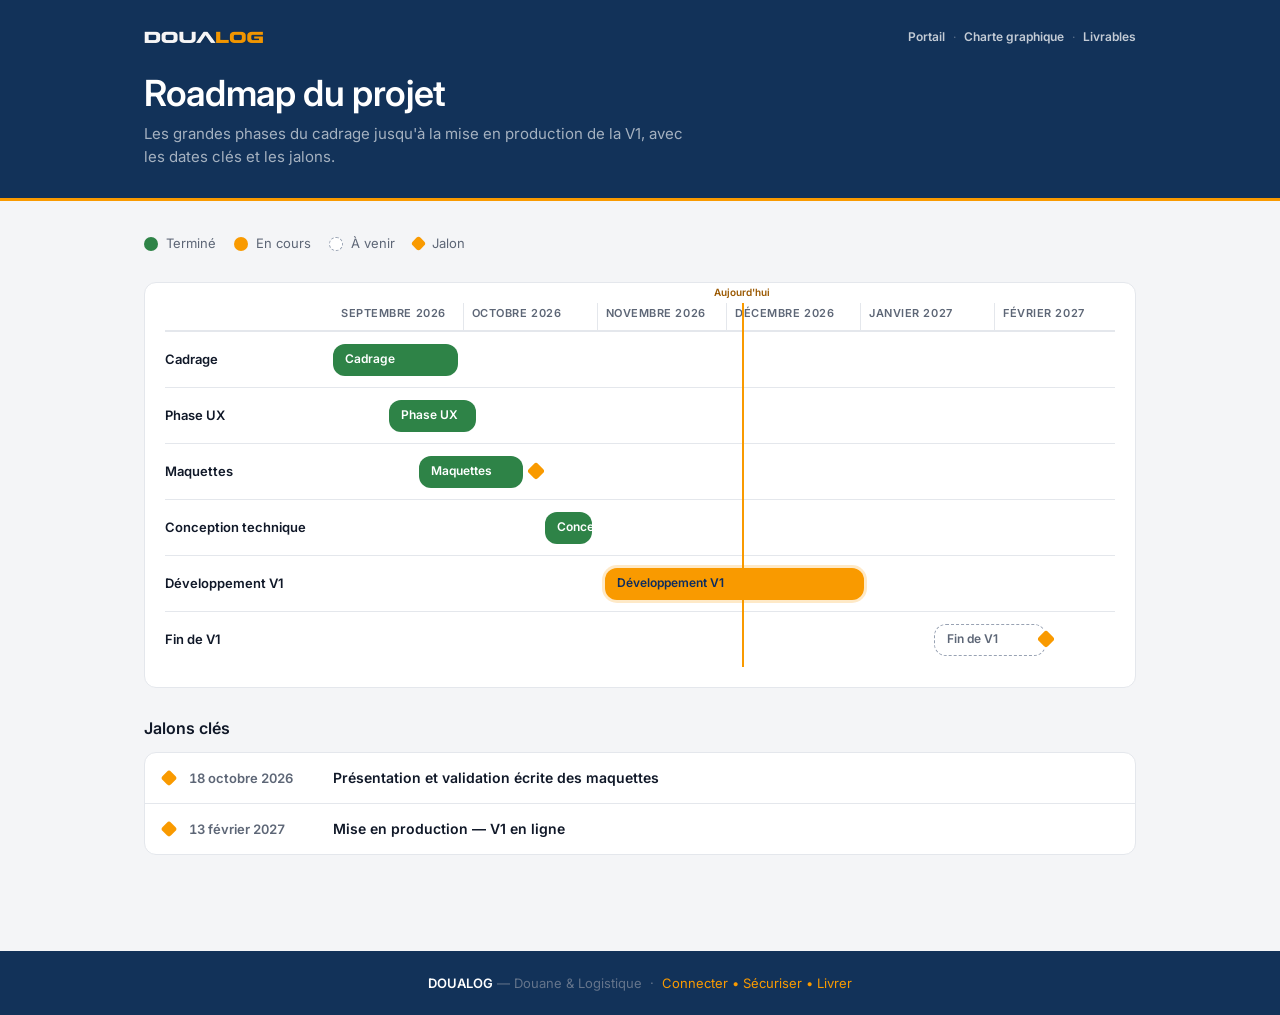
<file: roadmap_doualog.html>
<!DOCTYPE html>
<html lang="fr">
<head>
<meta charset="UTF-8">
<meta name="viewport" content="width=device-width, initial-scale=1, viewport-fit=cover">
<title>Roadmap — DOUALOG Control Tower</title>
<link rel="icon" type="image/png" href="assets/img/favicon.png">
<link rel="preconnect" href="https://fonts.googleapis.com">
<link rel="preconnect" href="https://fonts.gstatic.com" crossorigin>
<link href="https://fonts.googleapis.com/css2?family=Inter:opsz,wght@14..32,400..700&display=swap" rel="stylesheet">
<style>
:root {
  /* Identité (charte Doualog) */
  --nuit: #123259;
  --moyen: #0C2C5E;
  --orange: #F99A00;
  --or: #F99A00;
  --vert: #2E8347;
  --bg: #F4F5F7;
  --surface: #FFFFFF;
  --text: #101828;
  --muted: #5D6676;
  --line: #E4E7EC;
  --soft: #F1F3F6;
  --orange-bg: #FFF5E0;
  --vert-bg: color-mix(in srgb, #2E8347 12%, #FFFFFF);
  --gris: #98A2B3;
  --radius: 12px;
  --radius-sm: 8px;
  --radius-pill: 999px;
  --orange-txt: #9A5800;   /* texte orange sur fond clair (AA) */
  --on-orange: #0C2C5E;    /* texte sur les aplats orange */
  box-sizing: border-box;
  padding-top: env(safe-area-inset-top, 0px);
  padding-bottom: env(safe-area-inset-bottom, 0px);
}
*, *::before, *::after { box-sizing: inherit; }
body {
  margin: 0;
  background: var(--bg);
  color: var(--text);
  font-family: "Inter", ui-sans-serif, system-ui, sans-serif;
  font-size: 15px;
  line-height: 1.55;
  -webkit-font-smoothing: antialiased;
}

/* Header */
.top { background: var(--nuit); color: #fff; border-bottom: 3px solid var(--orange); }
.top-inner { max-width: 1040px; margin: 0 auto; padding: 28px 24px 30px; }
.brand-row { display: flex; align-items: center; justify-content: space-between; gap: 12px; flex-wrap: wrap; }
.brand { display: flex; align-items: center; gap: 10px; font-weight: 600; letter-spacing: .02em; font-size: 15px; text-transform: uppercase; }
.brand-mark { width: 30px; height: 30px; border-radius: var(--radius-sm); background: #fff; display: grid; place-items: center; padding: 4px; flex-shrink: 0; }
.brand-mark img { width: 100%; height: auto; display: block; }
.crosslink { display: flex; align-items: center; gap: 8px; font-size: 12px; }
.crosslink a { color: rgba(255,255,255,.75); text-decoration: none; font-weight: 600; }
.crosslink a:hover { color: #fff; text-decoration: underline; }
.crosslink span { color: rgba(255,255,255,.3); }
.brand span { color: rgba(255,255,255,.56); font-weight: 500; text-transform: none; letter-spacing: 0; }
h1 { font-size: clamp(26px, 5vw, 36px); line-height: 1.15; font-weight: 600; margin: 26px 0 8px; letter-spacing: -.01em; }
.sub { color: rgba(255,255,255,.62); margin: 0; max-width: 62ch; }

/* Main */
main { max-width: 1040px; margin: 0 auto; padding: 32px 24px 56px; }

.legend { display: flex; flex-wrap: wrap; gap: 18px; margin-bottom: 28px; }
.legend-item { display: flex; align-items: center; gap: 8px; font-size: 13px; color: var(--muted); }
.legend-swatch { width: 14px; height: 14px; border-radius: var(--radius-sm); flex-shrink: 0; }
.legend-swatch.done { background: var(--vert); }
.legend-swatch.current { background: var(--orange); }
.legend-swatch.upcoming { background: var(--surface); border: 1.5px dashed var(--gris); }
.legend-swatch.milestone { background: var(--or); transform: rotate(45deg); border-radius: 3px; width: 11px; height: 11px; }

/* Timeline */
.timeline-wrap { overflow-x: auto; background: var(--surface); border: 1px solid var(--line); border-radius: var(--radius); padding: 20px; }
.tl-body { display: flex; min-width: 760px; }
.tl-labels { width: 168px; flex-shrink: 0; }
.tl-label-spacer { height: 28px; border-bottom: 1px solid var(--line); }
.tl-label {
  display: flex; align-items: center;
  height: 56px; box-sizing: border-box;
  font-size: 13px; font-weight: 600;
  padding-right: 14px;
  border-top: 1px solid var(--line);
}

.tl-plot { position: relative; flex: 1; min-width: 0; }
.tl-axis { position: relative; height: 28px; border-bottom: 1px solid var(--line); }
.tl-month {
  position: absolute; top: 0; height: 100%;
  font-size: 11px; font-weight: 600; text-transform: uppercase; letter-spacing: .05em;
  color: var(--muted); border-left: 1px solid var(--line); padding: 0 0 8px 8px;
  display: flex; align-items: flex-end;
}
.tl-month:first-child { border-left: none; }

.tl-track { position: relative; height: 56px; box-sizing: border-box; border-top: 1px solid var(--line); }
.tl-bar {
  position: absolute; top: 12px; height: 32px;
  border-radius: var(--radius);
  display: flex; align-items: center; padding: 0 12px;
  font-size: 12px; font-weight: 600; white-space: nowrap; overflow: hidden;
}
.tl-bar.done { background: var(--vert); color: #fff; }
.tl-bar.current { background: var(--orange); color: var(--on-orange); box-shadow: 0 0 0 3px color-mix(in srgb, var(--orange) 22%, transparent); }
.tl-bar.upcoming { background: var(--surface); color: var(--muted); border: 1.5px dashed var(--gris); }

.tl-milestone {
  position: absolute; top: 50%; width: 13px; height: 13px;
  background: var(--or); transform: translate(-50%, -50%) rotate(45deg);
  border-radius: 3px; box-shadow: 0 0 0 3px var(--surface);
}

/* Superposition (spanne axe + toutes les lignes, alignée sur .tl-plot) */
.tl-overlay { position: absolute; inset: 0; pointer-events: none; }
.tl-today { position: absolute; top: 0; bottom: 0; width: 2px; background: var(--orange); }
.tl-today-tag {
  position: absolute; top: -18px; transform: translateX(-50%);
  font-size: 10px; font-weight: 600; color: var(--orange-txt); white-space: nowrap;
}

/* Jalons */
.milestones { margin-top: 28px; }
.milestones h2 { font-size: 16px; font-weight: 600; margin: 0 0 12px; }
.mi-list { background: var(--surface); border: 1px solid var(--line); border-radius: var(--radius); overflow: hidden; }
.mi-item { display: flex; align-items: center; gap: 14px; padding: 14px 18px; border-top: 1px solid var(--line); }
.mi-item:first-child { border-top: 0; }
.mi-diamond { width: 12px; height: 12px; background: var(--or); border-radius: 3px; transform: rotate(45deg); flex-shrink: 0; }
.mi-date { font-variant-numeric: tabular-nums; font-weight: 600; font-size: 13px; width: 130px; flex-shrink: 0; color: var(--muted); }
.mi-title { font-weight: 600; font-size: 14px; }

footer { background: var(--nuit); color: #64748B; font-size: 13px; text-align: center; padding: 22px 24px; margin-top: 40px; }
footer strong { color: #fff; font-weight: 600; }
footer em { color: var(--or); font-style: normal; }

@media (max-width: 560px) {
  .top-inner, main { padding-left: 16px; padding-right: 16px; }
  .tl-labels { width: 120px; }
  .mi-date { width: 96px; }
}
@media (prefers-reduced-motion: reduce) { * { transition: none !important; } }
/* Impression / PDF (dossier du projet) : A4 paysage, calendrier entier */
@page { size: A4 landscape; margin: 10mm; }
@media print {
  html { -webkit-print-color-adjust: exact; print-color-adjust: exact; }
  .crosslink { display: none; }
  .timeline-wrap { overflow: visible; }
  body { zoom: .74; }
  .milestones { break-inside: avoid; }
  footer { display: none; }
  main { padding-bottom: 0; }
}
</style>
</head>
<body>

<header class="top">
  <div class="top-inner">
    <div class="brand-row">
      <a class="brand" href="index.html"><img src="assets/img/logo-blanc-menu.png" alt="DOUALOG" style="width:120px;height:auto;display:block"></a>
      <nav class="crosslink" aria-label="Autres documents du projet">
        <a href="index.html">Portail</a><span aria-hidden="true">·</span><a href="charte.html">Charte graphique</a><span aria-hidden="true">·</span><a href="livrables_doualog.html">Livrables</a>
      </nav>
    </div>
    <h1>Roadmap du projet</h1>
    <p class="sub">Les grandes phases du cadrage jusqu'à la mise en production de la V1, avec les dates clés et les jalons.</p>
  </div>
</header>

<main>
  <div class="legend">
    <div class="legend-item"><span class="legend-swatch done"></span>Terminé</div>
    <div class="legend-item"><span class="legend-swatch current"></span>En cours</div>
    <div class="legend-item"><span class="legend-swatch upcoming"></span>À venir</div>
    <div class="legend-item"><span class="legend-swatch milestone"></span>Jalon</div>
  </div>

  <div class="timeline-wrap">
    <div class="tl-body">
      <div class="tl-labels">
        <div class="tl-label-spacer"></div>
        <div id="tlLabels"></div>
      </div>
      <div class="tl-plot">
        <div class="tl-axis" id="tlAxis"></div>
        <div id="tlTracks"></div>
        <div class="tl-overlay" id="tlOverlay"></div>
      </div>
    </div>
  </div>

  <section class="milestones">
    <h2>Jalons clés</h2>
    <div class="mi-list" id="miList"></div>
  </section>
</main>

<footer>
  <strong>DOUALOG</strong> — Douane &amp; Logistique &nbsp;·&nbsp; <em>Connecter • Sécuriser • Livrer</em>
</footer>

<script>
const START = new Date("2026-09-01");
const END = new Date("2027-03-01");
const DAY = 86400000;
const totalDays = (END - START) / DAY;
const pct = d => Math.min(100, Math.max(0, ((new Date(d) - START) / DAY) / totalDays * 100));

const PHASES = [
  { name: "Cadrage", start: "2026-09-01", end: "2026-09-30" },
  { name: "Phase UX", start: "2026-09-14", end: "2026-10-04" },
  { name: "Maquettes", start: "2026-09-21", end: "2026-10-15", milestone: { date: "2026-10-18", label: "Présentation et validation écrite des maquettes" } },
  // Suite décalée de 2 semaines (maquettes terminées le 15/10 au lieu du 04/10), durées inchangées
  { name: "Conception technique", start: "2026-10-20", end: "2026-10-31" },
  { name: "Développement V1", start: "2026-11-03", end: "2027-01-02" },
  { name: "Fin de V1", start: "2027-01-18", end: "2027-02-13", milestone: { date: "2027-02-13", label: "Mise en production — V1 en ligne" } }
];

function tone(p) {
  const now = new Date();
  const s = new Date(p.start), e = new Date(p.end);
  if (e < now) return "done";
  if (s <= now) return "current";
  return "upcoming";
}
function toneLabel(t) {
  return t === "done" ? "Terminé" : t === "current" ? "En cours" : "À venir";
}
function fmt(d) {
  return new Date(d).toLocaleDateString("fr-FR", { day: "numeric", month: "long", year: "numeric" });
}

const axisEl = document.getElementById("tlAxis");
const labelsEl = document.getElementById("tlLabels");
const tracksEl = document.getElementById("tlTracks");
const overlayEl = document.getElementById("tlOverlay");
const miListEl = document.getElementById("miList");

// Axe des mois
(function buildAxis() {
  let cur = new Date(START);
  let html = "";
  while (cur < END) {
    const next = new Date(cur.getFullYear(), cur.getMonth() + 1, 1);
    const boundEnd = next < END ? next : END;
    const left = pct(cur);
    const width = pct(boundEnd) - left;
    const label = cur.toLocaleDateString("fr-FR", { month: "long", year: "numeric" });
    html += `<div class="tl-month" style="left:${left}%;width:${width}%">${label}</div>`;
    cur = next;
  }
  axisEl.innerHTML = html;
})();

// Labels + lignes (une par phase), en deux colonnes séparées mais alignées
// par la même hauteur de ligne (56px) — pas de grille CSS partagée avec la
// superposition, donc pas de risque de collision de placement.
labelsEl.innerHTML = PHASES.map(p => `<div class="tl-label">${p.name}</div>`).join("");

tracksEl.innerHTML = PHASES.map(p => {
  const t = tone(p);
  const left = pct(p.start);
  const width = Math.max(pct(p.end) - left, 2);
  const milestone = p.milestone ? `<div class="tl-milestone" style="left:${pct(p.milestone.date)}%" title="${p.milestone.label}"></div>` : "";
  return `
    <div class="tl-track">
      <div class="tl-bar ${t}" style="left:${left}%;width:${width}%">${p.name}</div>
      ${milestone}
    </div>`;
}).join("");

// Ligne "aujourd'hui"
(function buildToday() {
  const now = new Date();
  if (now < START || now > END) return;
  const left = pct(now);
  overlayEl.innerHTML = `<div class="tl-today" style="left:${left}%"><span class="tl-today-tag" style="left:0">Aujourd'hui</span></div>`;
})();

// Liste des jalons (accessible, hors visuel)
miListEl.innerHTML = PHASES.filter(p => p.milestone).map(p => `
  <div class="mi-item">
    <span class="mi-diamond" aria-hidden="true"></span>
    <span class="mi-date">${fmt(p.milestone.date)}</span>
    <span class="mi-title">${p.milestone.label}</span>
  </div>`).join("");
</script>
</body>
</html>
</file>
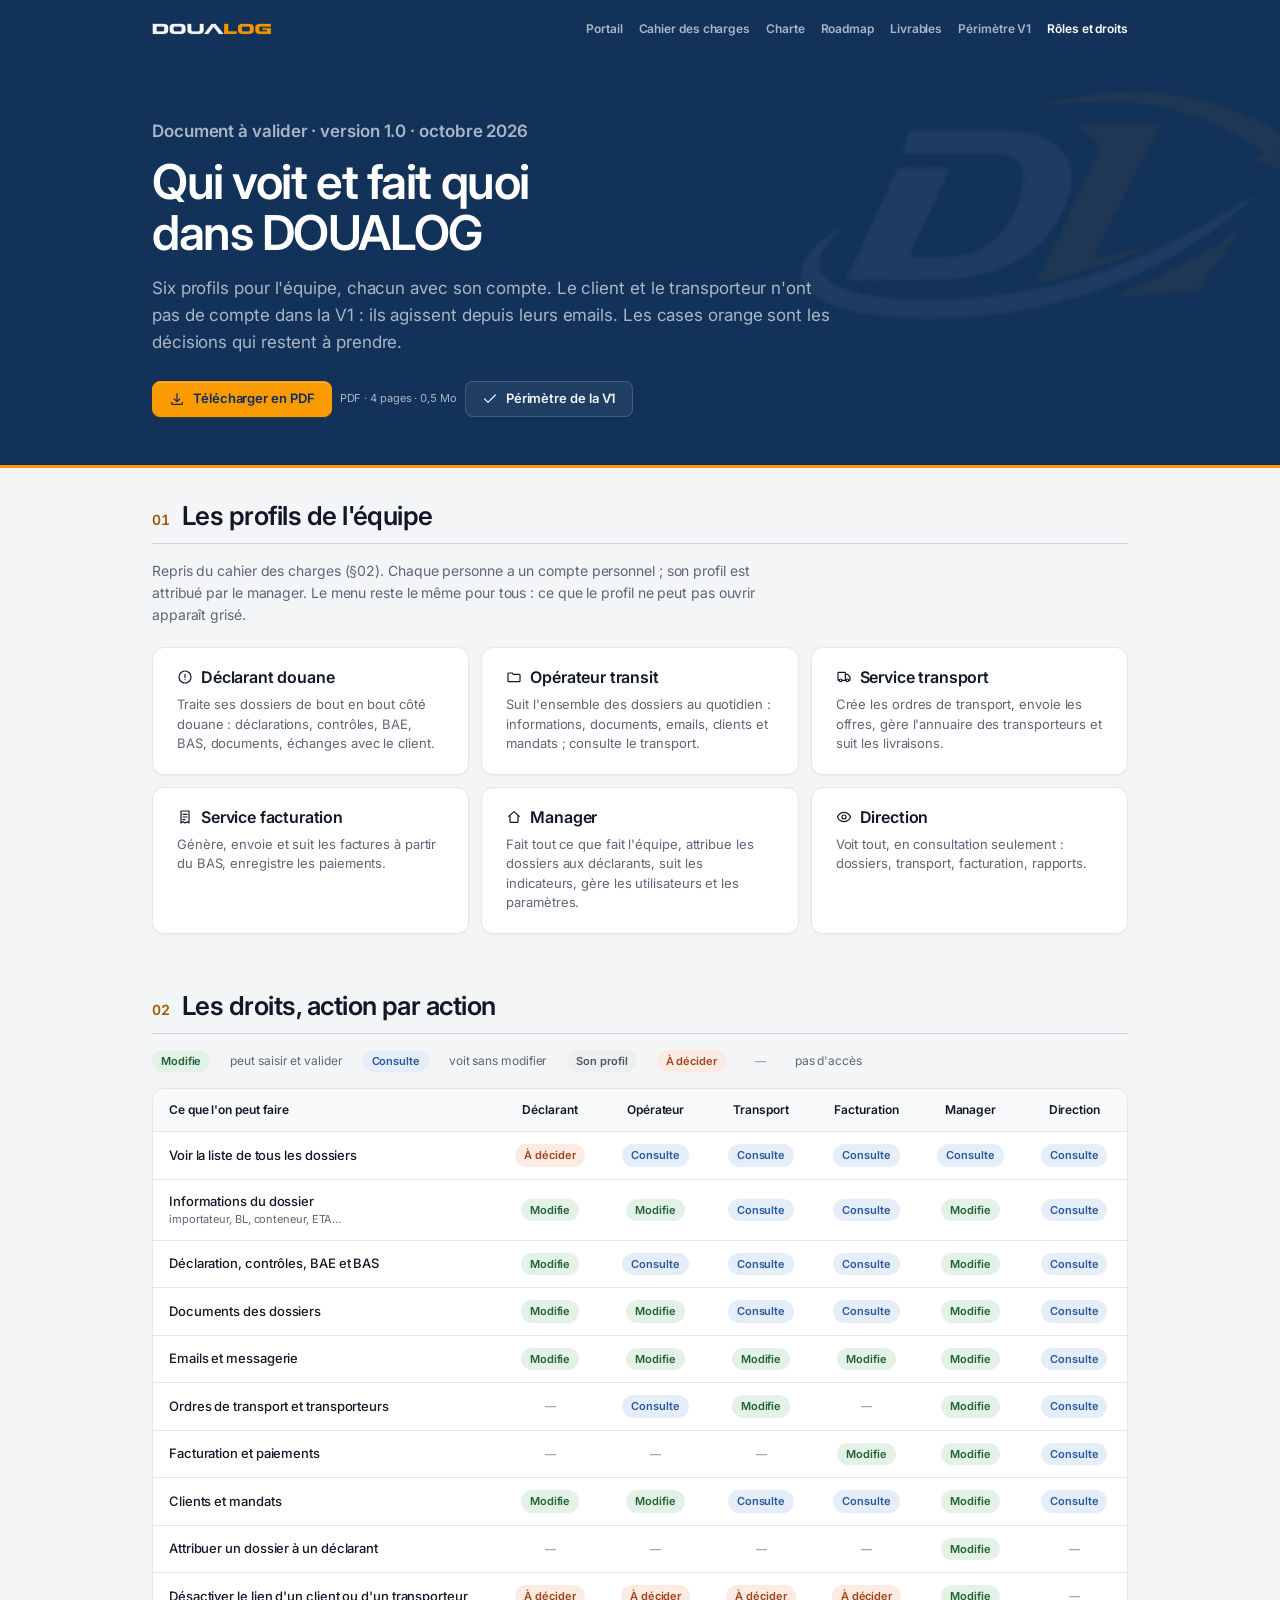
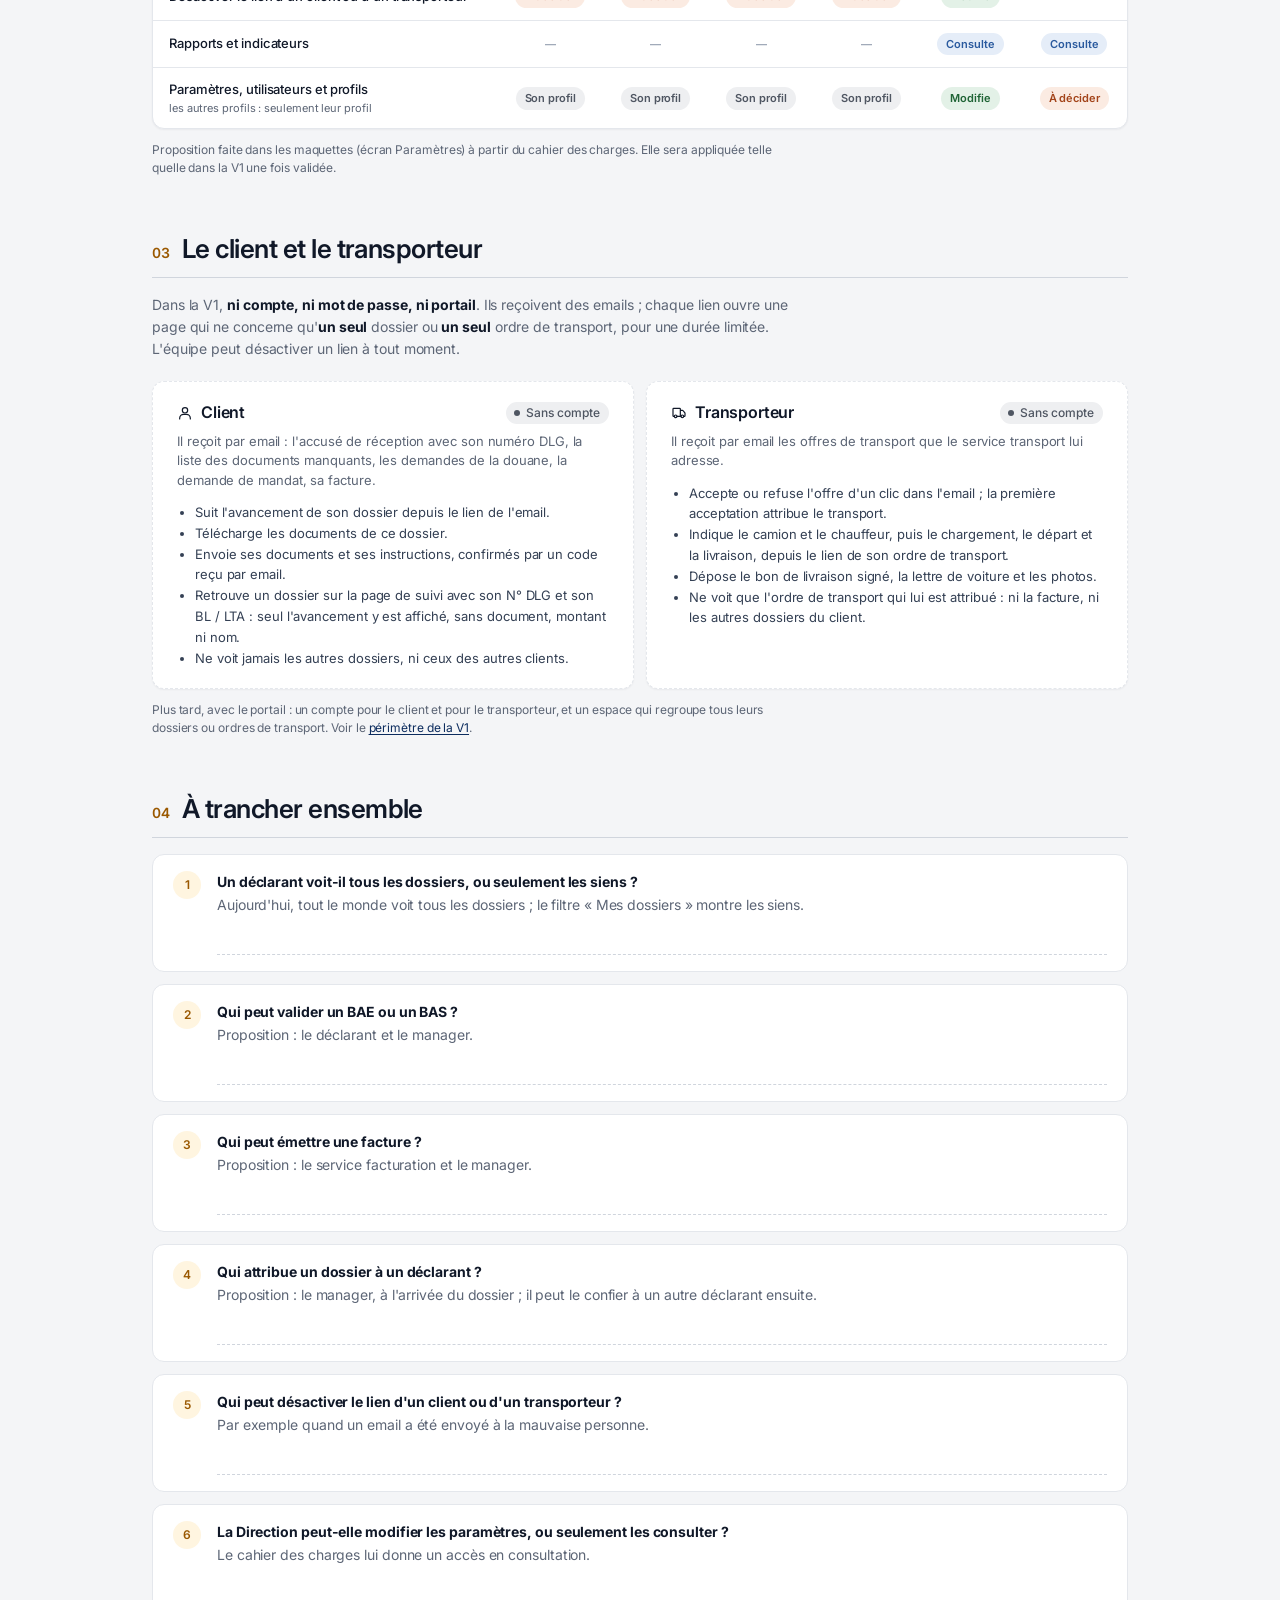
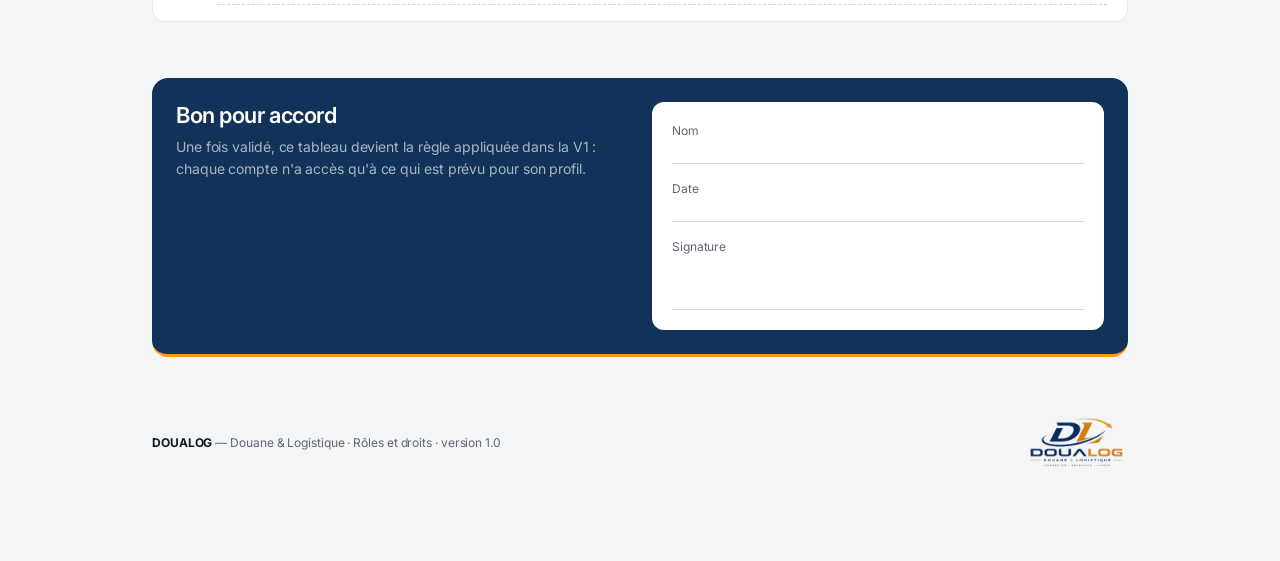
<file: roles-droits.html>
<!DOCTYPE html>
<html lang="fr">
<head>
<meta charset="UTF-8">
<meta name="viewport" content="width=device-width, initial-scale=1, viewport-fit=cover">
<title>Rôles et droits — DOUALOG</title>
<meta name="description" content="Qui voit et fait quoi dans DOUALOG Control Tower V1 : les six profils de l'équipe, le client et le transporteur.">
<link rel="icon" type="image/png" href="assets/img/favicon.png">
<link rel="stylesheet" href="assets/tokens.css">
<link rel="stylesheet" href="assets/components.css">
<link rel="stylesheet" href="assets/document.css">
<script src="assets/icons.js"></script>
</head>
<body>
<!-- Sources : cahier des charges §02 (profils), tableau « Droits par rôle » des maquettes (E14 Paramètres),
     QUESTIONS-ONCLE.md §1. Les cases « À décider » sont les points encore ouverts. -->

<header class="dc-top">
  <div class="dc-in">
    <div class="dc-bar">
      <a href="index.html"><img src="assets/img/logo-blanc-menu.png" alt="DOUALOG — portail du projet"></a>
      <nav aria-label="Documents du projet">
        <a href="index.html">Portail</a><a href="cahier-des-charges.html">Cahier des charges</a><a href="charte.html">Charte</a><a href="roadmap_doualog.html">Roadmap</a><a href="livrables_doualog.html">Livrables</a><a href="perimetre-v1.html">Périmètre V1</a><a href="roles-droits.html" aria-current="page">Rôles et droits</a>
      </nav>
    </div>
    <div class="dc-head">
      <p class="dc-kicker">Document à valider · version 1.0 · octobre 2026</p>
      <h1>Qui voit et fait quoi dans DOUALOG</h1>
      <p>Six profils pour l'équipe, chacun avec son compte. Le client et le transporteur n'ont pas de compte dans la V1 : ils agissent depuis leurs emails. Les cases orange sont les décisions qui restent à prendre.</p>
      <div class="dc-head__actions">
        <a class="c-btn c-btn--primary" href="documents/DOUALOG_Roles-et-droits_v1.0.pdf" download><svg class="c-icon" aria-hidden="true"><use href="#i-download"></use></svg>Télécharger en PDF</a>
        <span class="dc-head__meta" data-meta="roles">PDF · 4 pages · 0,5 Mo</span>
        <a class="c-btn c-btn--on-dark" href="perimetre-v1.html"><svg class="c-icon" aria-hidden="true"><use href="#i-check"></use></svg>Périmètre de la V1</a>
      </div>
    </div>
  </div>
</header>

<main class="dc-in dc-main">

  <!-- ══ 01 — Profils ══ -->
  <section class="dc-sec">
    <div class="dc-sec__head"><span class="n">01</span><h2>Les profils de l'équipe</h2></div>
    <p class="dc-intro">Repris du cahier des charges (§02). Chaque personne a un compte personnel ; son profil est attribué par le manager. Le menu reste le même pour tous : ce que le profil ne peut pas ouvrir apparaît grisé.</p>
    <div class="dc-grid dc-grid--3">
      <div class="dc-card dc-profile"><h3><svg class="c-icon" aria-hidden="true"><use href="#i-controle"></use></svg>Déclarant douane</h3><p>Traite ses dossiers de bout en bout côté douane : déclarations, contrôles, BAE, BAS, documents, échanges avec le client.</p></div>
      <div class="dc-card dc-profile"><h3><svg class="c-icon" aria-hidden="true"><use href="#i-dossiers"></use></svg>Opérateur transit</h3><p>Suit l'ensemble des dossiers au quotidien : informations, documents, emails, clients et mandats ; consulte le transport.</p></div>
      <div class="dc-card dc-profile"><h3><svg class="c-icon" aria-hidden="true"><use href="#i-transport"></use></svg>Service transport</h3><p>Crée les ordres de transport, envoie les offres, gère l'annuaire des transporteurs et suit les livraisons.</p></div>
      <div class="dc-card dc-profile"><h3><svg class="c-icon" aria-hidden="true"><use href="#i-facture"></use></svg>Service facturation</h3><p>Génère, envoie et suit les factures à partir du BAS, enregistre les paiements.</p></div>
      <div class="dc-card dc-profile"><h3><svg class="c-icon" aria-hidden="true"><use href="#i-dashboard"></use></svg>Manager</h3><p>Fait tout ce que fait l'équipe, attribue les dossiers aux déclarants, suit les indicateurs, gère les utilisateurs et les paramètres.</p></div>
      <div class="dc-card dc-profile"><h3><svg class="c-icon" aria-hidden="true"><use href="#i-eye"></use></svg>Direction</h3><p>Voit tout, en consultation seulement : dossiers, transport, facturation, rapports.</p></div>
    </div>
  </section>

  <!-- ══ 02 — Tableau ══ -->
  <section class="dc-sec">
    <div class="dc-sec__head"><span class="n">02</span><h2>Les droits, action par action</h2></div>
    <div class="dc-legend">
      <span class="dc-cell dc-cell--m">Modifie</span><span>peut saisir et valider</span>
      <span class="dc-cell dc-cell--v">Consulte</span><span>voit sans modifier</span>
      <span class="dc-cell dc-cell--p">Son profil</span>
      <span class="dc-cell dc-cell--q">À décider</span>
      <span class="dc-cell dc-cell--n">—</span><span>pas d'accès</span>
    </div>
    <div class="dc-table-wrap">
      <table class="dc-table" id="droits">
        <thead><tr><th>Ce que l'on peut faire</th><th>Déclarant</th><th>Opérateur</th><th>Transport</th><th>Facturation</th><th>Manager</th><th>Direction</th></tr></thead>
        <tbody></tbody>
      </table>
    </div>
    <p class="dc-note">Proposition faite dans les maquettes (écran Paramètres) à partir du cahier des charges. Elle sera appliquée telle quelle dans la V1 une fois validée.</p>
  </section>

  <!-- ══ 03 — Externes ══ -->
  <section class="dc-sec">
    <div class="dc-sec__head"><span class="n">03</span><h2>Le client et le transporteur</h2></div>
    <p class="dc-intro">Dans la V1, <b>ni compte, ni mot de passe, ni portail</b>. Ils reçoivent des emails ; chaque lien ouvre une page qui ne concerne qu'<b>un seul</b> dossier ou <b>un seul</b> ordre de transport, pour une durée limitée. L'équipe peut désactiver un lien à tout moment.</p>
    <div class="dc-grid">
      <div class="dc-card dc-profile dc-profile--ext">
        <h3><svg class="c-icon" aria-hidden="true"><use href="#i-user"></use></svg>Client<span class="c-badge c-badge--neutral">Sans compte</span></h3>
        <p>Il reçoit par email : l'accusé de réception avec son numéro DLG, la liste des documents manquants, les demandes de la douane, la demande de mandat, sa facture.</p>
        <ul>
          <li>Suit l'avancement de son dossier depuis le lien de l'email.</li>
          <li>Télécharge les documents de ce dossier.</li>
          <li>Envoie ses documents et ses instructions, confirmés par un code reçu par email.</li>
          <li>Retrouve un dossier sur la page de suivi avec son N° DLG et son BL / LTA : seul l'avancement y est affiché, sans document, montant ni nom.</li>
          <li>Ne voit jamais les autres dossiers, ni ceux des autres clients.</li>
        </ul>
      </div>
      <div class="dc-card dc-profile dc-profile--ext">
        <h3><svg class="c-icon" aria-hidden="true"><use href="#i-transport"></use></svg>Transporteur<span class="c-badge c-badge--neutral">Sans compte</span></h3>
        <p>Il reçoit par email les offres de transport que le service transport lui adresse.</p>
        <ul>
          <li>Accepte ou refuse l'offre d'un clic dans l'email ; la première acceptation attribue le transport.</li>
          <li>Indique le camion et le chauffeur, puis le chargement, le départ et la livraison, depuis le lien de son ordre de transport.</li>
          <li>Dépose le bon de livraison signé, la lettre de voiture et les photos.</li>
          <li>Ne voit que l'ordre de transport qui lui est attribué : ni la facture, ni les autres dossiers du client.</li>
        </ul>
      </div>
    </div>
    <p class="dc-note">Plus tard, avec le portail : un compte pour le client et pour le transporteur, et un espace qui regroupe tous leurs dossiers ou ordres de transport. Voir le <a href="perimetre-v1.html">périmètre de la V1</a>.</p>
  </section>

  <!-- ══ 04 — Questions ══ -->
  <section class="dc-sec">
    <div class="dc-sec__head"><span class="n">04</span><h2>À trancher ensemble</h2></div>
    <ol class="dc-questions">
      <li><div><b>Un déclarant voit-il tous les dossiers, ou seulement les siens ?</b><p>Aujourd'hui, tout le monde voit tous les dossiers ; le filtre « Mes dossiers » montre les siens.</p><div class="dc-answer"></div></div></li>
      <li><div><b>Qui peut valider un BAE ou un BAS ?</b><p>Proposition : le déclarant et le manager.</p><div class="dc-answer"></div></div></li>
      <li><div><b>Qui peut émettre une facture ?</b><p>Proposition : le service facturation et le manager.</p><div class="dc-answer"></div></div></li>
      <li><div><b>Qui attribue un dossier à un déclarant ?</b><p>Proposition : le manager, à l'arrivée du dossier ; il peut le confier à un autre déclarant ensuite.</p><div class="dc-answer"></div></div></li>
      <li><div><b>Qui peut désactiver le lien d'un client ou d'un transporteur ?</b><p>Par exemple quand un email a été envoyé à la mauvaise personne.</p><div class="dc-answer"></div></div></li>
      <li><div><b>La Direction peut-elle modifier les paramètres, ou seulement les consulter ?</b><p>Le cahier des charges lui donne un accès en consultation.</p><div class="dc-answer"></div></div></li>
    </ol>
  </section>

  <section class="dc-sec">
    <div class="dc-accord">
      <div>
        <h3>Bon pour accord</h3>
        <p>Une fois validé, ce tableau devient la règle appliquée dans la V1 : chaque compte n'a accès qu'à ce qui est prévu pour son profil.</p>
      </div>
      <div class="dc-accord__sign">
        <div><span>Nom</span><i></i></div><div><span>Date</span><i></i></div><div><span>Signature</span><i class="tall"></i></div>
      </div>
    </div>
  </section>

  <footer class="dc-foot">
    <span><b style="color:var(--text-strong)">DOUALOG</b> — Douane &amp; Logistique · Rôles et droits · version 1.0</span>
    <img src="assets/img/logo.png" alt="DOUALOG">
  </footer>
</main>

<script>
(function () {
  /* M = modifie · V = consulte · P = son profil · Q = à décider · — = pas d'accès
     Colonnes : Déclarant, Opérateur, Transport, Facturation, Manager, Direction (maquettes, écran Paramètres) */
  var DROITS = [
    ['Voir la liste de tous les dossiers', 'Q', 'V', 'V', 'V', 'V', 'V'],
    ['Informations du dossier', 'M', 'M', 'V', 'V', 'M', 'V', 'importateur, BL, conteneur, ETA…'],
    ['Déclaration, contrôles, BAE et BAS', 'M', 'V', 'V', 'V', 'M', 'V'],
    ['Documents des dossiers', 'M', 'M', 'V', 'V', 'M', 'V'],
    ['Emails et messagerie', 'M', 'M', 'M', 'M', 'M', 'V'],
    ['Ordres de transport et transporteurs', '—', 'V', 'M', '—', 'M', 'V'],
    ['Facturation et paiements', '—', '—', '—', 'M', 'M', 'V'],
    ['Clients et mandats', 'M', 'M', 'V', 'V', 'M', 'V'],
    ['Attribuer un dossier à un déclarant', '—', '—', '—', '—', 'M', '—'],
    ['Désactiver le lien d\'un client ou d\'un transporteur', 'Q', 'Q', 'Q', 'Q', 'M', '—'],
    ['Rapports et indicateurs', '—', '—', '—', '—', 'V', 'V'],
    ['Paramètres, utilisateurs et profils', 'P', 'P', 'P', 'P', 'M', 'Q', 'les autres profils : seulement leur profil']
  ];
  var lib = { M: ['m', 'Modifie'], V: ['v', 'Consulte'], P: ['p', 'Son profil'], Q: ['q', 'À décider'], '—': ['n', '—'] };
  document.querySelector('#droits tbody').innerHTML = DROITS.map(function (l) {
    return '<tr><td>' + l[0] + (l[7] ? '<span>' + l[7] + '</span>' : '') + '</td>' + l.slice(1, 7).map(function (v) {
      return '<td><span class="dc-cell dc-cell--' + lib[v][0] + '">' + lib[v][1] + '</span></td>';
    }).join('') + '</tr>';
  }).join('');
})();
</script>
</body>
</html>
</file>
<file: assets/tokens.css>
/* ══════════════════════════════════════════════════════════════
   DOUALOG Control Tower — Tokens
   Style : skill apple-design (référence principale) · garde-fous anti-ai-generic-design · règles métier b2b-saas-ui.
   Identité et structure : references/vision-client.jpeg (bleu nuit, orange du logo #F99A00, logo).
   Aucune valeur en dur dans les pages : tout passe par ces variables.
   ══════════════════════════════════════════════════════════════ */
/* Police : Inter (choix du client après comparaison avec Roboto et Geist), axe de taille optique */
@import url('https://fonts.googleapis.com/css2?family=Inter:opsz,wght@14..32,400..700&display=swap');

:root {
  color-scheme: light;

  /* — Bleu nuit (identité : menu, en-têtes des pages externes, emails) — */
  --night-950: #123259;       /* menu latéral, en-tête des pages externes */
  --gray-app:  #F4F5F7;       /* fond de la zone de travail */
  --night-800: #1C406E;
  --night-line: rgba(255, 255, 255, .10);

  /* — Orange (identité) — */
  --orange-500: #F99A00;      /* orange du logo DOUALOG : repère du menu, étape en cours, focus, boutons principaux */
  --orange-650: #F99A00;      /* fond des boutons principaux : texte bleu marine à 5,9:1 (AA) ; le blanc ne donnerait que 2,2:1 */
  --orange-600: #E68E00;      /* survol des boutons principaux */
  --orange-700: #9A5800;      /* texte orange sur fond clair (5,1:1 sur le gris de la zone de travail) */
  --orange-50:  #FFF5E0;

  /* — Bleu marine (titres, liens, éléments actifs) — */
  --navy-500: #0C2C5E;

  /* — Neutres froids — */
  --neutral-0:   #FFFFFF;
  --neutral-50:  #F8F9FB;     /* survol de ligne */
  --neutral-100: #F1F3F6;     /* fond de champ discret, piste de graphique */
  --neutral-200: #E4E7EC;     /* filet */
  --neutral-300: #D0D5DD;     /* bordure de contrôle */
  --neutral-400: #98A2B3;     /* « — », à venir */
  --neutral-600: #5D6676;     /* texte secondaire (AA sur blanc et sur gris clair) */
  --neutral-700: #344054;     /* texte courant */
  --neutral-900: #101828;     /* texte fort */

  --on-dark:        #F1F5F9;
  --on-dark-muted:  rgba(241, 245, 249, .68);
  --on-dark-line:   var(--night-line);

  /* — Icônes des indicateurs (une teinte par indicateur, demande du client) — */
  --kpi-blue:    #3B82F6;
  --kpi-violet:  #8B5CF6;
  --kpi-magenta: #D946EF;
  --kpi-green:   #22C55E;
  --kpi-orange:  #F99A00;
  --kpi-red:     #EF4444;

  /* — Statuts : 6 teintes sémantiques (charte §07) — */
  --tone-success: #2E8347;
  --tone-info:    #2F63AE;
  --tone-warning: #B04B1B;    /* rouille — vigilance */
  --tone-danger:  #B23327;
  --tone-special: #6A4FD1;    /* violet — anticipé, facturation */
  --tone-neutral: #5B564A;

  --status-success-bg: #E3F1E7; --status-success-fg: #1F6435;
  --status-info-bg:    #E5EDF8; --status-info-fg:    #2A5A9E;
  --status-warning-bg: #FBEBE2; --status-warning-fg: #A3441A;
  --status-danger-bg:  #FBE6E4; --status-danger-fg:  #A82F24;
  --status-special-bg: #EEEAFB; --status-special-fg: #5E44C4;
  --status-neutral-bg: #EEEFF1; --status-neutral-fg: #4F5662;

  /* — Sémantique : surfaces & texte — */
  --bg-app:         var(--gray-app);
  --bg-surface:     var(--neutral-0);
  --bg-subtle:      var(--neutral-50);
  --bg-muted:       var(--neutral-100);
  --bg-chrome:      var(--night-950);
  --bg-topbar:      rgba(255, 255, 255, .82);   /* matière translucide : le contenu défile dessous */
  --bg-nav:         var(--night-950);
  --bg-nav-hover:   rgba(255, 255, 255, .06);
  --bg-nav-active:  rgba(255, 255, 255, .11);
  --bg-tile:        var(--neutral-0);
  --bg-overlay:     rgba(16, 24, 40, .38);
  --bg-chrome-glass: rgba(18, 50, 89, .9);    /* bleu nuit translucide (barre de démo) */
  --on-dark-fill:   rgba(255, 255, 255, .06); /* bouton sur fond sombre */
  --on-dark-fill-hover: rgba(255, 255, 255, .12);
  --on-dark-border: rgba(255, 255, 255, .16);
  --blur-chrome:    saturate(180%) blur(14px);
  --blur-overlay:   blur(3px);
  --border:         var(--neutral-200);
  --border-strong:  var(--neutral-300);
  --border-ink:     var(--neutral-300);
  --text-primary:   var(--neutral-700);
  --text-strong:    var(--neutral-900);
  --text-secondary: var(--neutral-600);
  --text-muted:     var(--neutral-400);
  --text-heading:   var(--navy-500);
  --text-link:      var(--navy-500);

  /* — Sémantique : actions — */
  --action-primary:       var(--orange-650);
  --action-primary-hover: var(--orange-600);
  --action-on-primary:    var(--navy-500);
  --action-accent:        var(--orange-500);   /* repères d'identité (menu actif, étape en cours) */
  --action-active:        var(--navy-500);
  --action-active-text:   var(--navy-500);
  --action-active-bg:     #EAF0F8;
  --focus-ring:           var(--orange-500);
  --focus-halo:           rgba(249, 154, 0, .22);

  /* — Typographie : Inter (sobre, très lisible en petite taille, chiffres nets) — */
  --font-sans: 'Inter', system-ui, -apple-system, 'Segoe UI', Arial, sans-serif;
  --fs-2xs: 10px;
  --fs-xs:  11px;   /* notes, axes de graphiques */
  --fs-sm:  12px;   /* métadonnées, badges, en-têtes de colonnes */
  --fs-md:  13px;   /* corps applicatif, tableaux */
  --fs-base:14px;   /* titres de blocs, formulaires */
  --fs-xl:  17px;   /* référence du dossier ouvert */
  --fs-2xl: 22px;   /* titre de page */
  --fw-regular: 400; --fw-medium: 500; --fw-semibold: 600; --fw-bold: 700;
  --lh-tight: 1.2; --lh-normal: 1.5; --lh-relaxed: 1.6;
  /* Approche (tracking) selon la taille : serrée sur les grands titres, neutre sur le corps */
  --ls-title: -.02em;
  --ls-heading: -.01em;
  --ls-body: -.006em;   /* Inter : très légère approche négative au corps 13–14 px */
  --ls-label: .05em;   /* rares libellés en majuscules (facture, démo) */

  /* — Espacements (base 4) — */
  --sp-1: 4px;  --sp-2: 8px;  --sp-3: 12px; --sp-4: 16px;
  --sp-5: 20px; --sp-6: 24px; --sp-8: 32px; --sp-12: 48px;

  /* — Formes — */
  --radius-sm: 6px;      /* éléments internes (entrées de menu, cases) */
  --radius-md: 8px;      /* boutons, champs, filtres */
  --radius-lg: 12px;     /* cartes */
  --radius-xl: 16px;     /* modales */
  --radius-pill: 999px;  /* statuts, compteurs */
  --border-w: 1px;
  --border-w-strong: 1.5px;

  /* — Profondeur : ombres douces et courtes (plus la surface est haute, plus l'ombre est diffuse) — */
  --shadow-xs: 0 1px 2px rgba(16, 24, 40, .05);
  --shadow-md: 0 2px 4px -2px rgba(16, 24, 40, .05), 0 6px 14px -4px rgba(16, 24, 40, .09);
  --shadow-lg: 0 4px 8px -4px rgba(16, 24, 40, .06), 0 16px 36px -8px rgba(16, 24, 40, .18);
  --shadow-btn: 0 1px 2px rgba(16, 24, 40, .06);
  --shadow-btn-primary: inset 0 1px 0 rgba(255, 255, 255, .28), 0 1px 2px rgba(140, 86, 0, .30);

  /* — Icônes — */
  --icon-sm: 14px; --icon-md: 16px; --icon-lg: 20px;

  /* — Layout — */
  --sidebar-w: 216px;
  --sidebar-w-ferme: 64px;    /* menu fermé : icônes seules */
  --topbar-h: 60px;
  --topbar-line: 1px;
  --row-h: 40px;
  --control-h: 36px;
  --control-h-sm: 30px;
  --demobar-h: 72px;
  --external-max: 640px;

  /* — Couches — */
  --z-sticky: 10;
  --z-panel: 30;
  --z-overlay: 40;
  --z-modal: 50;
  --z-tooltip: 60;

  /* — Mouvement : court (90–240 ms), sans rebond, interrompable (transitions CSS repartant de l'état courant) — */
  --dur-press: 90ms;     /* pression d'un bouton */
  --dur-fast: 120ms;     /* survols, couleurs */
  --dur-base: 180ms;     /* onglets, menus, infobulles */
  --dur-enter: 240ms;    /* panneau dossier, modale, panneau latéral */
  --dur-exit: 180ms;
  --dur-stagger: 18ms;
  --ease: cubic-bezier(.2, .7, .2, 1);
  --ease-out: cubic-bezier(.32, .72, 0, 1);    /* courbe des feuilles iOS : départ vif, arrivée douce */
  --ease-in: cubic-bezier(1, 0, .68, .28);     /* miroir, pour la sortie (même chemin, sens inverse) */
  /* Distances de mouvement (mises à 0 si l'utilisateur demande moins d'animations) */
  --move-sheet: 28px;    /* montée du panneau dossier */
  --move-rise: 6px;      /* apparition d'un bloc, d'un menu */
  --press-scale: .97;
}


/* Accessibilité : moins de mouvement → fondus courts, sans déplacement ni échelle */
@media (prefers-reduced-motion: reduce) {
  :root { --move-sheet: 0px; --move-rise: 0px; --press-scale: 1; --dur-stagger: 0ms; }
}
/* Moins de transparence → matières opaques */
@media (prefers-reduced-transparency: reduce) {
  :root { --bg-topbar: var(--neutral-0); --blur-chrome: none; --blur-overlay: none; --bg-overlay: rgba(16, 24, 40, .55); }
}
/* Contraste renforcé → filets et textes secondaires plus marqués */
@media (prefers-contrast: more) {
  :root { --border: var(--neutral-400); --border-strong: var(--neutral-600); --text-secondary: var(--neutral-700); --bg-topbar: var(--neutral-0); }
}
</file>
<file: assets/components.css>
/* ══════════════════════════════════════════════════════════════
   DOUALOG Control Tower — Composants
   Préfixe .c-  · utilitaires .u-  · états .is-
   Dépend de tokens.css. Toute nouvelle brique va ici ET dans design-system.html.
   ══════════════════════════════════════════════════════════════ */

/* ── Base ─────────────────────────────────────────────────────── */
*, *::before, *::after { box-sizing: border-box; }
html, body { margin: 0; padding: 0; }
html { -webkit-text-size-adjust: 100%; }
body {
  font-family: var(--font-sans);
  font-size: var(--fs-md);
  line-height: var(--lh-normal);
  color: var(--text-primary);
  letter-spacing: var(--ls-body);
  background: var(--bg-app);
  -webkit-font-smoothing: antialiased; -moz-osx-font-smoothing: grayscale;
  font-optical-sizing: auto; text-rendering: optimizeLegibility;
}
h1, h2, h3, h4 { margin: 0; color: var(--text-heading); line-height: var(--lh-tight); text-wrap: balance; }
h1 { font-size: var(--fs-2xl); font-weight: var(--fw-semibold); letter-spacing: var(--ls-title); color: var(--text-strong); }
h2 { font-size: var(--fs-xl); font-weight: var(--fw-semibold); letter-spacing: var(--ls-heading); }
h3 { font-size: var(--fs-base); font-weight: var(--fw-semibold); letter-spacing: var(--ls-heading); }
p { margin: 0; }
a { color: var(--text-link); text-underline-offset: 2px; }
img { max-width: 100%; display: block; }
[hidden] { display: none !important; }
:focus-visible { outline: 2px solid var(--focus-ring); outline-offset: 2px; border-radius: var(--radius-sm); }
::selection { background: var(--focus-halo); }
button, input, select, textarea { font: inherit; color: inherit; }

/* ── Utilitaires ──────────────────────────────────────────────── */
.u-num   { font-variant-numeric: tabular-nums; }
.u-muted { color: var(--text-secondary); }
.u-label { font-size: var(--fs-sm); font-weight: var(--fw-semibold); color: var(--text-heading); }
.u-sr { position: absolute; width: 1px; height: 1px; overflow: hidden; clip: rect(0 0 0 0); white-space: nowrap; }
.u-row   { display: flex; align-items: center; gap: var(--sp-2); flex-wrap: wrap; }
.u-stack { display: flex; flex-direction: column; gap: var(--sp-3); }
.u-contents { display: contents; }
.u-nowrap { flex-wrap: nowrap; white-space: nowrap; }
.u-mt-3 { margin-top: var(--sp-3); }
.u-mb-4 { margin-bottom: var(--sp-4); }
.u-self-start { align-self: flex-start; }   /* le conteneur s'efface : ses enfants s'enroulent un par un dans la barre */

/* Référence dossier / document : chiffres tabulaires */
.c-ref {
  font-weight: var(--fw-medium);
  white-space: nowrap; color: var(--text-primary);
}
a.c-ref { color: var(--text-link); text-decoration: none; font-weight: var(--fw-medium); }
a.c-ref:hover { text-decoration: underline; }

/* ── Icône ────────────────────────────────────────────────────── */
.c-icon { width: var(--icon-md); height: var(--icon-md); flex-shrink: 0; vertical-align: middle; }
.c-icon--sm { width: var(--icon-sm); height: var(--icon-sm); }
.c-icon--lg { width: var(--icon-lg); height: var(--icon-lg); }

/* ── Boutons ──────────────────────────────────────────────────── */
.c-btn {
  display: inline-flex; align-items: center; justify-content: center; gap: var(--sp-2);
  height: var(--control-h); padding: 0 var(--sp-4);
  font-size: var(--fs-md); font-weight: var(--fw-semibold); white-space: nowrap;
  border: var(--border-w) solid var(--border-strong); border-radius: var(--radius-md);
  background: var(--bg-surface); color: var(--text-strong); box-shadow: var(--shadow-btn);
  cursor: pointer; text-decoration: none; letter-spacing: var(--ls-body);
  transition: background var(--dur-fast) var(--ease), border-color var(--dur-fast) var(--ease),
              color var(--dur-fast) var(--ease), transform var(--dur-press) var(--ease);
  -webkit-tap-highlight-color: transparent;
}
.c-btn:hover { background: var(--bg-subtle); border-color: var(--neutral-400); }
/* Retour immédiat à la pression (pas au relâchement) */
.c-btn:active { transform: scale(var(--press-scale)); }
.c-btn--primary { background: var(--action-primary); border-color: var(--action-primary); color: var(--action-on-primary); box-shadow: var(--shadow-btn-primary); }
.c-btn--primary:hover { background: var(--action-primary-hover); border-color: var(--action-primary-hover); }
.c-btn--ghost { border-color: transparent; background: transparent; color: var(--text-secondary); box-shadow: none; }
.c-btn--ghost:hover { color: var(--text-strong); background: var(--bg-muted); }
.c-btn--danger { border-color: var(--tone-danger); color: var(--tone-danger); background: var(--bg-surface); }
.c-btn--danger:hover { background: var(--status-danger-bg); }
.c-btn--sm { height: var(--control-h-sm); padding: 0 var(--sp-3); font-size: var(--fs-sm); }
.c-btn--icon { width: var(--control-h); padding: 0; }
.c-btn--icon.c-btn--sm { width: var(--control-h-sm); }
.c-btn:disabled, .c-btn[aria-disabled="true"] { opacity: .45; cursor: not-allowed; pointer-events: none; }
.c-btn.is-loading { color: transparent; position: relative; pointer-events: none; }
.c-btn.is-loading::after {
  content: ''; position: absolute; width: var(--icon-md); height: var(--icon-md);
  border: 2px solid var(--action-on-primary); border-right-color: transparent; border-radius: 50%;
  animation: c-spin .8s linear infinite;
}
@keyframes c-spin { to { transform: rotate(360deg); } }
/* Bouton sur fond sombre (bandeau dossier, topbar) */
.c-btn--on-dark { border-color: var(--on-dark-border); background: var(--on-dark-fill); color: var(--on-dark); box-shadow: none; }
.c-btn--on-dark:hover { background: var(--on-dark-fill-hover); }

/* ── Champs ───────────────────────────────────────────────────── */
.c-field { display: flex; flex-direction: column; gap: var(--sp-1); min-width: 0; }
.c-field__label { font-size: var(--fs-sm); font-weight: var(--fw-medium); color: var(--text-strong); }
.c-field__label .is-required { color: var(--tone-danger); margin-left: 2px; }
.c-field__help  { font-size: var(--fs-sm); color: var(--text-secondary); }
.c-field__error { font-size: var(--fs-sm); color: var(--tone-danger); display: flex; align-items: center; gap: var(--sp-1); }
.c-input, .c-select, .c-textarea {
  width: 100%; min-height: var(--control-h); padding: 0 var(--sp-3);
  font-size: var(--fs-md); background: var(--bg-surface); color: var(--text-strong);
  border: var(--border-w) solid var(--border-strong); border-radius: var(--radius-md); box-shadow: var(--shadow-xs);
  transition: border-color var(--dur-fast) var(--ease), box-shadow var(--dur-fast) var(--ease);
}
.c-input::placeholder, .c-textarea::placeholder { color: var(--text-muted); }
.c-textarea { padding: var(--sp-2) var(--sp-3); min-height: calc(var(--control-h) * 2.5); resize: vertical; line-height: var(--lh-normal); }
.c-select {
  appearance: none; padding-right: var(--sp-8); cursor: pointer;
  background-image: linear-gradient(45deg, transparent 50%, var(--text-secondary) 50%), linear-gradient(135deg, var(--text-secondary) 50%, transparent 50%);
  background-position: calc(100% - 17px) 50%, calc(100% - 12px) 50%;
  background-size: 5px 5px; background-repeat: no-repeat;
}
.c-input:hover, .c-select:hover, .c-textarea:hover { border-color: var(--neutral-400); }
.c-input:focus, .c-select:focus, .c-textarea:focus {
  outline: none; border-color: var(--focus-ring); box-shadow: 0 0 0 3px var(--focus-halo);
}
.c-field.is-error .c-input, .c-field.is-error .c-select, .c-field.is-error .c-textarea { border-color: var(--tone-danger); }
.c-input:disabled, .c-select:disabled, .c-textarea:disabled { background: var(--bg-subtle); color: var(--text-secondary); cursor: not-allowed; }
.c-input[readonly] { background: var(--bg-muted); border-color: transparent; box-shadow: none; color: var(--text-primary); }
/* Champ avec icône (recherche) */
.c-input-icon { position: relative; display: flex; align-items: center; }
.c-input-icon > .c-icon { position: absolute; left: var(--sp-3); color: var(--text-secondary); pointer-events: none; }
.c-input-icon > .c-input { padding-left: calc(var(--sp-3) + var(--icon-md) + var(--sp-2)); }
/* Case à cocher / radio */
.c-check { display: inline-flex; align-items: center; gap: var(--sp-2); font-size: var(--fs-md); cursor: pointer; }
.c-check input { width: 16px; height: 16px; margin: 0; accent-color: var(--navy-500); }
/* Grille de formulaire */
.c-form-grid { display: grid; grid-template-columns: repeat(auto-fill, minmax(200px, 1fr)); gap: var(--sp-4); }
.c-form-grid .is-wide { grid-column: 1 / -1; }

/* ── Badges de statut : pilule, fond léger, pastille + libellé ───── */
.c-badge {
  display: inline-flex; align-items: center; gap: 6px;
  padding: 1px 9px 1px 8px; border-radius: var(--radius-pill);
  font-size: var(--fs-sm); font-weight: var(--fw-medium); line-height: 1.65; white-space: nowrap;
  text-transform: none; letter-spacing: normal;
  background: var(--b-bg, var(--status-neutral-bg)); color: var(--b-fg, var(--status-neutral-fg));
}
.c-badge::before { content: ''; width: 6px; height: 6px; border-radius: 50%; background: currentColor; flex-shrink: 0; }
.c-badge--success { --b-bg: var(--status-success-bg); --b-fg: var(--status-success-fg); }
.c-badge--info    { --b-bg: var(--status-info-bg);    --b-fg: var(--status-info-fg); }
.c-badge--warning { --b-bg: var(--status-warning-bg); --b-fg: var(--status-warning-fg); }
.c-badge--danger  { --b-bg: var(--status-danger-bg);  --b-fg: var(--status-danger-fg); }
.c-badge--special { --b-bg: var(--status-special-bg); --b-fg: var(--status-special-fg); }
.c-badge--neutral { --b-bg: var(--status-neutral-bg); --b-fg: var(--status-neutral-fg); }
/* Variante contour : type de flux (Import / Export), info d'appoint qui ne doit pas concurrencer le statut */
.c-badge--outline { background: transparent; padding: 0; color: var(--text-primary); font-weight: var(--fw-regular); }
.c-badge--outline::before { display: none; }
/* Badge sur fond sombre (bandeau dossier) : même pilule, fond plein clair */
.c-badge--lg { font-size: var(--fs-md); padding: 3px 12px; }

/* Compteur (nav, onglets, colonne Alertes) */
.c-count {
  display: inline-flex; align-items: center; justify-content: center;
  min-width: 20px; height: 20px; padding: 0 6px; border-radius: var(--radius-pill);
  font-size: var(--fs-xs); font-weight: var(--fw-semibold); font-variant-numeric: tabular-nums;
  background: var(--status-neutral-bg); color: var(--status-neutral-fg);
}
.c-count--alert { background: var(--tone-danger); color: var(--neutral-0); }
.c-count--accent { background: var(--navy-500); color: var(--neutral-0); }
.c-count:empty, .c-count[data-zero] { visibility: hidden; }

/* ── Shell applicatif (menu bleu nuit pleine hauteur avec le logo ; header blanc : recherche · notifications + utilisateur) ── */
.c-app {
  display: grid; min-height: 100vh;
  grid-template-columns: var(--sidebar-w) 1fr;
  grid-template-rows: var(--topbar-h) 1fr;
  grid-template-areas: "nav top" "nav main";
  background: var(--bg-app);
  transition: grid-template-columns var(--dur-enter) var(--ease-out);
}
/* Menu fermé (bouton du header, mémorisé) : la largeur suit --sidebar-w, le panneau du dossier aussi */
:root.is-nav-ferme { --sidebar-w: var(--sidebar-w-ferme); }
/* Header : matière translucide (le contenu défile dessous), filet fin */
.c-topbar {
  grid-area: top; position: sticky; top: 0; z-index: var(--z-sticky);
  display: grid; grid-template-columns: auto minmax(0, 1fr) auto; align-items: center; gap: var(--sp-3);
  padding: 0 var(--sp-6) 0 var(--sp-3); background: var(--bg-topbar); color: var(--text-primary);
  -webkit-backdrop-filter: var(--blur-chrome); backdrop-filter: var(--blur-chrome);
  border-bottom: var(--border-w) solid var(--border);
}
/* Logo : version blanche dans le menu ; ailleurs (pages externes, sommaire) monogramme sur pastille + nom en texte */
.c-brand { display: flex; align-items: center; gap: var(--sp-2); text-decoration: none; color: var(--on-dark); justify-self: start; }
.c-brand__mark {
  width: 40px; height: 40px; border-radius: var(--radius-md); background: var(--neutral-0);
  display: flex; align-items: center; justify-content: center; padding: 5px; flex-shrink: 0;
}
.c-brand__mark img { width: 100%; height: auto; }
.c-brand__name { display: block; font-weight: var(--fw-bold); font-size: var(--fs-xl); letter-spacing: .02em; line-height: 1; }
.c-brand__name em { font-style: normal; color: var(--action-accent); }
.c-brand__sub  { display: block; margin-top: 4px; font-size: var(--fs-2xs); font-weight: var(--fw-medium); letter-spacing: .12em; text-transform: uppercase; color: var(--on-dark-muted); }
.c-topbar__right { justify-self: end; display: flex; align-items: center; gap: var(--sp-2); min-width: 0; }
.c-topbar__search { width: 100%; max-width: 480px; }
.c-topbar__search .c-input { min-height: 34px; font-size: var(--fs-md); background: var(--bg-muted); border-color: transparent; box-shadow: none; }
.c-topbar__search .c-input:hover { border-color: var(--border); }
.c-topbar__search .c-input:focus { background: var(--bg-surface); }
.c-topbar__icon { position: relative; color: var(--text-secondary); }
.c-topbar__icon .c-count { position: absolute; top: 2px; right: 2px; transform: translate(30%, -20%); min-width: 16px; height: 16px; padding: 0 4px; font-size: var(--fs-2xs); background: var(--tone-danger); }
.c-topbar__icon:hover { background: var(--bg-muted); color: var(--text-strong); }
/* Utilisateur : initiales, nom, rôle (le rôle sert de sélecteur de vue en maquette) */
.c-user { display: flex; align-items: center; gap: var(--sp-2); margin-left: var(--sp-2); padding-left: var(--sp-4); border-left: var(--border-w) solid var(--border); }
.c-user__initials {
  width: 32px; height: 32px; border-radius: 50%; flex-shrink: 0; background: var(--navy-500); color: var(--neutral-0);
  display: flex; align-items: center; justify-content: center; font-size: var(--fs-xs); font-weight: var(--fw-semibold);
}
.c-user__name { display: block; font-size: var(--fs-sm); font-weight: var(--fw-semibold); color: var(--text-strong); line-height: 1.2; white-space: nowrap; }
.c-user__role {
  appearance: none; border: 0; padding: 0 16px 0 0; margin: 0; cursor: pointer; max-width: 150px;
  font-size: var(--fs-xs); color: var(--text-secondary); background-color: transparent;
  background-image: linear-gradient(45deg, transparent 50%, currentColor 50%), linear-gradient(135deg, currentColor 50%, transparent 50%);
  background-position: calc(100% - 7px) 55%, calc(100% - 3px) 55%; background-size: 4px 4px; background-repeat: no-repeat;
}
.c-user__role option { color: var(--text-strong); }

.c-sidebar {
  grid-area: nav; background: var(--bg-nav); color: var(--on-dark);
  display: flex; flex-direction: column; padding: 0 0 var(--sp-4); z-index: 5;
  position: sticky; top: 0; height: 100vh; overflow-y: auto; overflow-x: hidden;
  scrollbar-width: thin; scrollbar-color: var(--night-800) transparent;
}
/* Logo en tête du menu, à la hauteur du header : nom DOUALOG blanc aligné sur les icônes des entrées (12 + 12 px) ;
   menu fermé : monogramme blanc centré */
.c-sidebar__brand { display: flex; align-items: center; flex-shrink: 0; height: var(--topbar-h); padding: 0 var(--sp-6); margin-bottom: var(--sp-2); }
.c-brand__logo { display: block; width: 128px; height: auto; }
.c-brand__logo--mono { display: none; width: 38px; }
.is-nav-ferme .c-sidebar__brand { justify-content: center; padding: 0; }
.is-nav-ferme .c-sidebar__brand .c-brand__logo { display: none; }
.is-nav-ferme .c-sidebar__brand .c-brand__logo--mono { display: block; }
.c-sidebar__brand .c-brand__mark { width: 32px; height: 32px; padding: 4px; border-radius: var(--radius-md); }
.c-sidebar__brand .c-brand__name { font-size: var(--fs-base); letter-spacing: .01em; }
.c-nav { list-style: none; margin: 0; padding: 0 var(--sp-3); display: flex; flex-direction: column; gap: 2px; }
.c-nav--bottom { margin-top: auto; padding-top: var(--sp-4); }
.c-nav__item {
  position: relative; display: flex; align-items: center; gap: var(--sp-3);
  height: 34px; padding: 0 var(--sp-3); border-radius: var(--radius-md);
  color: var(--on-dark-muted); text-decoration: none; font-size: var(--fs-md); font-weight: var(--fw-medium);
  transition: background var(--dur-fast) var(--ease), color var(--dur-fast) var(--ease);
}
.c-nav__item .c-icon { width: var(--icon-md); height: var(--icon-md); color: var(--on-dark-muted); transition: color var(--dur-fast) var(--ease); }
.c-nav__item:hover { background: var(--bg-nav-hover); color: var(--on-dark); }
.c-nav__item:hover .c-icon { color: var(--on-dark); }
/* Entrée active : fond discret + repère orange arrondi à gauche */
.c-nav__item.is-active { background: var(--bg-nav-active); color: var(--neutral-0); }
.c-nav__item.is-active::before {
  content: ''; position: absolute; left: 0; top: 9px; bottom: 9px; width: 3px;
  border-radius: var(--radius-pill); background: var(--action-accent);
}
.c-nav__item.is-active .c-icon { color: var(--neutral-0); }
.c-nav__item .c-count { margin-left: auto; background: var(--on-dark-fill-hover); color: var(--on-dark); }
/* Entrée hors V1 : visible, inactive */
.c-nav__item.is-disabled { opacity: .55; cursor: not-allowed; }
.c-nav__item.is-disabled:hover { background: transparent; }
.c-nav__label { white-space: nowrap; overflow: hidden; text-overflow: ellipsis; }
/* Menu fermé : icônes seules, libellé en infobulle (lu par les lecteurs d'écran), compteur en pastille sur l'icône */
.is-nav-ferme .c-nav__item { justify-content: center; padding: 0; gap: 0; }
.is-nav-ferme .c-nav__label { position: absolute; width: 1px; height: 1px; overflow: hidden; clip: rect(0 0 0 0); white-space: nowrap; }
.is-nav-ferme .c-nav__item .c-count { position: absolute; top: 2px; right: 3px; min-width: 16px; height: 16px; padding: 0 4px; font-size: var(--fs-2xs); background: var(--action-accent); color: var(--navy-500); }

.c-main { grid-area: main; min-width: 0; padding: var(--sp-5) var(--sp-6) var(--sp-6); display: flex; flex-direction: column; gap: var(--sp-4); }
.c-main > * { margin: 0; }

/* En-tête de page */
.c-page-head { display: flex; align-items: center; gap: var(--sp-4); flex-wrap: wrap; margin-bottom: var(--sp-1); }
.c-page-head__title { display: flex; align-items: baseline; gap: var(--sp-3); }
.c-page-head__meta { font-size: var(--fs-md); color: var(--text-secondary); }
.c-page-head__actions { margin-left: auto; display: flex; gap: var(--sp-2); }

/* ── Barre d'outils + filtres rapides ─────────────────────────── */
.c-toolbar {
  display: flex; align-items: center; gap: var(--sp-2); flex-wrap: wrap;
  padding: var(--sp-3); background: var(--bg-surface);
  border: var(--border-w) solid var(--border); border-bottom: none; border-radius: var(--radius-md) var(--radius-md) 0 0;
}
.c-toolbar__search { width: 280px; }
.c-toolbar__sep { width: 1px; align-self: stretch; background: var(--border); margin: 0 var(--sp-1); }
.c-toolbar__end { margin-left: auto; display: flex; gap: var(--sp-2); }
.c-chip {
  display: inline-flex; align-items: center; gap: 6px; height: var(--control-h-sm); padding: 0 var(--sp-2) 0 var(--sp-3);
  border: var(--border-w) solid var(--border); border-radius: var(--radius-pill); background: var(--bg-surface);
  font-size: var(--fs-sm); font-weight: var(--fw-medium); color: var(--text-primary); cursor: pointer; white-space: nowrap;
  transition: background var(--dur-fast) var(--ease), border-color var(--dur-fast) var(--ease), color var(--dur-fast) var(--ease), transform var(--dur-press) var(--ease);
}
.c-chip:hover { border-color: var(--border-strong); background: var(--bg-subtle); }
.c-chip:active { transform: scale(var(--press-scale)); }
.c-chip .c-count { min-width: 18px; height: 18px; padding: 0 5px; transition: background var(--dur-fast) var(--ease), color var(--dur-fast) var(--ease); }
.c-chip.is-active { border-color: var(--action-active); background: var(--action-active); color: var(--neutral-0); }
.c-chip.is-active .c-count { background: var(--on-dark-border); color: var(--neutral-0); }
.c-chip__remove { display: inline-flex; margin-right: -4px; opacity: .7; }

/* ── Tableau ──────────────────────────────────────────────────── */
.c-table-wrap { overflow-x: auto; background: var(--bg-surface); border: var(--border-w) solid var(--border); border-radius: 0 0 var(--radius-md) var(--radius-md); }
.c-table-wrap--solo { border-radius: var(--radius-md); }
.c-table { width: 100%; border-collapse: collapse; font-size: var(--fs-sm); }
/* Chiffres alignés seulement sur les colonnes numériques : avec Inter, tabular-nums élargit aussi les traits d'union (DLG-2026-…, Agro-Industries) */
.c-table .is-num { font-variant-numeric: tabular-nums; }
.c-table th {
  position: sticky; top: 0; z-index: 1; background: var(--bg-subtle);
  height: 36px; padding: 0 var(--sp-3); text-align: left; white-space: nowrap;
  font-size: var(--fs-sm); font-weight: var(--fw-medium); color: var(--text-secondary);
  border-bottom: var(--border-w) solid var(--border);
}
.c-table td {
  height: var(--row-h); padding: 0 var(--sp-3); white-space: nowrap; border-bottom: var(--border-w) solid var(--border); color: var(--text-primary);
  transition: background var(--dur-fast) var(--ease);
}
.c-table tbody tr:last-child td { border-bottom: 0; }
.c-table tbody tr:hover td { background: var(--bg-subtle); }
.c-table tbody tr.is-selected td { background: var(--action-active-bg); }
.c-table tbody tr.is-selected td:first-child { box-shadow: inset 3px 0 0 var(--action-active); }
.c-table tbody tr.is-alert td:first-child { box-shadow: inset 3px 0 0 var(--tone-danger); }
.c-table tbody tr.is-warning td:first-child { box-shadow: inset 3px 0 0 var(--tone-warning); }
/* Apparition des lignes (à chaque filtrage) : fondu court en cascade sur les premières lignes, sans déplacement */
@keyframes c-fade-in { from { opacity: 0; } }
.c-table tbody tr { animation: c-fade-in var(--dur-base) var(--ease) both; }
.c-table tbody tr:nth-child(2)  { animation-delay: calc(1 * var(--dur-stagger)); }
.c-table tbody tr:nth-child(3)  { animation-delay: calc(2 * var(--dur-stagger)); }
.c-table tbody tr:nth-child(4)  { animation-delay: calc(3 * var(--dur-stagger)); }
.c-table tbody tr:nth-child(5)  { animation-delay: calc(4 * var(--dur-stagger)); }
.c-table tbody tr:nth-child(6)  { animation-delay: calc(5 * var(--dur-stagger)); }
.c-table tbody tr:nth-child(7)  { animation-delay: calc(6 * var(--dur-stagger)); }
.c-table tbody tr:nth-child(8)  { animation-delay: calc(7 * var(--dur-stagger)); }
.c-table tbody tr:nth-child(n + 9) { animation-delay: calc(8 * var(--dur-stagger)); }
/* Action de ligne (œil) : discrète jusqu'au survol, pour ne pas concurrencer les données */
.c-table .c-btn--icon { border-color: transparent; background: transparent; box-shadow: none; color: var(--text-secondary); }
.c-table .c-btn--icon:hover, .c-table tr:hover .c-btn--icon { border-color: var(--border); background: var(--bg-surface); color: var(--text-strong); }
.c-table .is-num  { text-align: right; }
.c-table .is-center { text-align: center; }
.c-table--dense td, .c-table--dense th { height: 34px; }
/* Tri */
.c-th-sort { display: inline-flex; align-items: center; gap: 4px; background: none; border: 0; padding: 0; cursor: pointer; font: inherit; color: inherit; text-transform: inherit; letter-spacing: inherit; }
.c-th-sort .c-icon { width: 12px; height: 12px; opacity: .45; }
.c-th-sort:hover .c-icon, .c-th-sort.is-sorted .c-icon { opacity: 1; }
.c-th-sort.is-sorted { color: var(--text-primary); }
/* Cellule vide « — » */
.c-dash { color: var(--text-muted); }
/* Tableau large : 1re colonne (référence) et dernière (actions) collantes pendant le défilement horizontal.
   border-collapse: separate pour que les filets suivent les cellules collantes. */
.c-table--sticky { border-collapse: separate; border-spacing: 0; }
.c-table--sticky th:first-child, .c-table--sticky td:first-child {
  position: sticky; left: 0; z-index: 1; background: var(--bg-surface); border-right: var(--border-w) solid var(--border);
}
.c-table--sticky th:last-child, .c-table--sticky td:last-child {
  position: sticky; right: 0; z-index: 1; background: var(--bg-surface); border-left: var(--border-w) solid var(--border);
}
.c-table--sticky th:first-child, .c-table--sticky th:last-child { z-index: 2; background: var(--bg-subtle); }
.c-table--sticky tbody tr:hover td:first-child, .c-table--sticky tbody tr:hover td:last-child { background: var(--bg-subtle); }
.c-table-wrap { overscroll-behavior-x: contain; }
/* Ombre au bord des colonnes figées quand il reste des colonnes à faire défiler (classes posées par shell.js) */
.c-table--sticky th:last-child, .c-table--sticky td:last-child { transition: box-shadow var(--dur-base) var(--ease); }
.has-suite .c-table--sticky th:last-child, .has-suite .c-table--sticky td:last-child { box-shadow: -10px 0 12px -10px rgba(16, 24, 40, .22); }

/* ── Infobulle (survol + focus clavier ; jamais seule porteuse d'une info critique) ── */
.c-tip { position: relative; display: inline-flex; cursor: help; border-bottom: 1px dotted var(--border-strong); }
.c-tip__bubble {
  position: absolute; left: 50%; bottom: calc(100% + 8px); transform: translate(-50%, var(--move-rise));
  z-index: var(--z-tooltip); min-width: max-content; max-width: 260px;
  padding: var(--sp-2) var(--sp-3); border-radius: var(--radius-md); box-shadow: var(--shadow-lg);
  background: var(--bg-chrome); color: var(--on-dark); font-size: var(--fs-sm); font-weight: var(--fw-regular); line-height: var(--lh-normal);
  white-space: normal; text-transform: none; letter-spacing: 0;
  opacity: 0; visibility: hidden; pointer-events: none;
  transition: opacity var(--dur-fast) var(--ease), transform var(--dur-base) var(--ease-out), visibility 0s linear var(--dur-fast);
}
.c-tip__bubble b { font-weight: var(--fw-semibold); }
.c-tip:hover .c-tip__bubble, .c-tip:focus-within .c-tip__bubble, .c-tip:focus .c-tip__bubble {
  opacity: 1; visibility: visible; transform: translate(-50%, 0); transition-delay: 0s;
}
/* Bulle sous l'élément (premières lignes d'un tableau défilant, sinon rognée par le conteneur) */
.c-tip--below .c-tip__bubble { bottom: auto; top: calc(100% + 8px); }

/* ── Onglets ──────────────────────────────────────────────────── */
.c-tabs { display: flex; gap: var(--sp-1); border-bottom: var(--border-w) solid var(--border); overflow-x: auto; overflow-y: hidden; }
.c-tabs__tab {
  display: inline-flex; align-items: center; gap: var(--sp-2);
  height: 40px; padding: 0 var(--sp-4); margin-bottom: -1px;
  background: none; border: 0; border-bottom: 2px solid transparent; cursor: pointer;
  font-size: var(--fs-md); font-weight: var(--fw-medium); color: var(--text-secondary); white-space: nowrap; text-decoration: none;
  transition: color var(--dur-fast) var(--ease), border-color var(--dur-base) var(--ease);
}
.c-tabs__tab:hover { color: var(--text-strong); border-bottom-color: var(--border-strong); }
.c-tabs__tab.is-active, .c-tabs__tab[aria-selected="true"] { color: var(--text-strong); border-bottom-color: var(--action-active); }
.c-tabs__tab .c-count { transition: background var(--dur-fast) var(--ease), color var(--dur-fast) var(--ease); }
/* Onglets de page (au-dessus d'un tableau) : plus marqués */
.c-tabs--page .c-tabs__tab { font-size: var(--fs-base); height: 44px; }

/* ── Workflow horizontal (charte : traits fins, dégradé entre étapes) ── */
.c-wf { list-style: none; margin: 0; padding: var(--sp-2) 0 0; display: flex; }
.c-wf__step {
  --c: var(--border-strong); --prev: var(--border-strong);
  flex: 1; min-width: 72px; position: relative;
  display: flex; flex-direction: column; align-items: center; gap: var(--sp-2); text-align: center;
}
.c-wf__step::before {   /* trait reliant à l'étape précédente */
  content: ''; position: absolute; top: 11px; right: 50%; left: -50%; height: 2px;
  background: linear-gradient(90deg, var(--prev), var(--c));
}
.c-wf__step:first-child::before { display: none; }
.c-wf__node {
  position: relative; z-index: 1; width: 24px; height: 24px; border-radius: 50%;
  display: flex; align-items: center; justify-content: center;
  border: 2px solid var(--c); background: var(--bg-surface);
  font-size: var(--fs-sm); font-weight: var(--fw-bold); color: var(--neutral-0); line-height: 1;
}
.c-wf__label { font-size: var(--fs-sm); font-weight: var(--fw-medium); color: var(--text-secondary); line-height: var(--lh-tight); }
.c-wf__date  { font-size: var(--fs-xs); color: var(--text-secondary); font-variant-numeric: tabular-nums; min-height: 1em; }
/* États */
.c-wf__step--done    { --c: var(--tone-success); }
.c-wf__step--special { --c: var(--tone-special); }
.c-wf__step--current { --c: var(--action-accent); }
.c-wf__step--warning { --c: var(--tone-warning); }
.c-wf__step--danger  { --c: var(--tone-danger); }
.c-wf__step--skipped { --c: var(--tone-neutral); }
.c-wf__step--done .c-wf__node, .c-wf__step--special .c-wf__node,
.c-wf__step--warning .c-wf__node, .c-wf__step--danger .c-wf__node,
.c-wf__step--skipped .c-wf__node { background: var(--c); }
.c-wf__step--done .c-wf__node::after, .c-wf__step--special .c-wf__node::after { content: '\2713'; }
.c-wf__step--warning .c-wf__node::after, .c-wf__step--danger .c-wf__node::after { content: '!'; }
.c-wf__step--skipped .c-wf__node::after { content: '\2013'; }
.c-wf__step--current .c-wf__node { background: var(--c); box-shadow: 0 0 0 4px var(--focus-halo); }
.c-wf__step--current .c-wf__node::after { content: ''; width: 8px; height: 8px; border-radius: 50%; background: var(--neutral-0); }
.c-wf__step--current .c-wf__label, .c-wf__step--warning .c-wf__label, .c-wf__step--danger .c-wf__label { color: var(--text-primary); font-weight: var(--fw-semibold); }
/* Couleur d'origine du trait = couleur de l'étape précédente */
.c-wf__step--done    + .c-wf__step { --prev: var(--tone-success); }
.c-wf__step--special + .c-wf__step { --prev: var(--tone-special); }
.c-wf__step--current + .c-wf__step { --prev: var(--action-accent); }
.c-wf__step--warning + .c-wf__step { --prev: var(--tone-warning); }
.c-wf__step--danger  + .c-wf__step { --prev: var(--tone-danger); }
.c-wf__step--skipped + .c-wf__step { --prev: var(--tone-neutral); }
/* Étapes à venir : trait plat, jamais de dégradé */
.c-wf__step--todo::before { background: var(--border-strong); }
/* Version sur fond sombre (sous le bandeau) */
.c-wf--on-dark .c-wf__node { background: var(--bg-chrome); }
.c-wf--on-dark .c-wf__label, .c-wf--on-dark .c-wf__date { color: var(--on-dark-muted); }
.c-wf--on-dark .c-wf__step--current .c-wf__label,
.c-wf--on-dark .c-wf__step--warning .c-wf__label,
.c-wf--on-dark .c-wf__step--danger .c-wf__label { color: var(--on-dark); }
.c-wf--on-dark .c-wf__step--current .c-wf__node { box-shadow: 0 0 0 4px var(--bg-nav-hover); }

/* ── Bandeau dossier (référence, statut, infos en ligne, actions à droite) — blanc, sobre ── */
.c-banner {
  display: flex; align-items: center; gap: var(--sp-4);
  background: var(--bg-topbar); color: var(--text-primary); padding: var(--sp-4) var(--sp-6);
  -webkit-backdrop-filter: var(--blur-chrome); backdrop-filter: var(--blur-chrome);
  border-bottom: var(--border-w) solid var(--border);
}
.c-banner__icon { display: none; }   /* icône décorative retirée (refonte sobre) */
.c-banner__main { flex: 1; min-width: 0; }
.c-banner__top { display: flex; align-items: center; gap: var(--sp-3); flex-wrap: wrap; }
.c-banner__ref { font-size: var(--fs-xl); font-weight: var(--fw-semibold); letter-spacing: var(--ls-heading); color: var(--text-strong); }
.c-banner__meta { display: flex; flex-wrap: wrap; gap: 2px var(--sp-5); margin-top: 6px; font-size: var(--fs-sm); color: var(--text-secondary); }
.c-banner__meta span { white-space: nowrap; }
.c-banner__meta b { font-weight: var(--fw-medium); color: var(--text-strong); }
.c-banner__actions { margin-left: auto; display: flex; align-items: center; gap: var(--sp-2); flex-shrink: 0; }
/* Les boutons du bandeau reprennent le style standard sur fond blanc */
.c-banner .c-btn--on-dark { border-color: var(--border-strong); background: var(--bg-surface); color: var(--text-strong); }
.c-banner .c-btn--on-dark:hover { background: var(--bg-muted); }

/* ── Panneau dossier : feuille qui occupe toute la hauteur sous le header (lisibilité) ──
   Entrée : montée courte + fondu (courbe des feuilles iOS), puis les blocs apparaissent en cascade
   (.is-entering, posée à l'ouverture seulement). Sortie : même chemin en sens inverse, plus vite.
   Transitions CSS : une fermeture pendant l'ouverture repart de l'état affiché, sans saut.
   Moins d'animations demandé : simple fondu (distances à 0 dans tokens.css). */
.c-panel {
  position: fixed; left: var(--sidebar-w); right: 0; top: var(--topbar-h); bottom: 0; z-index: var(--z-panel);
  display: flex; flex-direction: column; background: var(--bg-app);
  box-shadow: var(--shadow-lg);
  transform: translateY(var(--move-sheet)); opacity: 0; visibility: hidden;
  transition: transform var(--dur-exit) var(--ease-in), opacity var(--dur-exit) var(--ease-in), visibility 0s linear var(--dur-exit);
}
.c-panel.is-open {
  transform: none; opacity: 1; visibility: visible;
  transition: transform var(--dur-enter) var(--ease-out), opacity calc(var(--dur-enter) * .6) var(--ease), visibility 0s;
}
@keyframes c-rise { from { opacity: 0; transform: translateY(var(--move-rise)); } to { opacity: 1; transform: none; } }
.c-panel.is-entering .c-banner__main,
.c-panel.is-entering .c-banner__actions,
.c-panel.is-entering .c-panel__body > *,
.c-panel.is-entering .c-dgrid > *,
.c-panel.is-entering .c-dgrid__stack > * {
  animation: c-rise var(--dur-enter) var(--ease-out) both;
  animation-delay: calc(var(--dur-enter) * .25 + var(--i, 0) * var(--dur-stagger));
}
.c-panel.is-entering .c-dgrid__stack { animation: none; }
.c-panel.is-entering .c-banner__actions { --i: 1; }
.c-panel.is-entering .c-panel__body > :nth-child(2) { --i: 2; }
.c-panel.is-entering .c-dgrid > :nth-child(1) { --i: 3; }
.c-panel.is-entering .c-dgrid > :nth-child(2) { --i: 4; }
.c-panel.is-entering .c-dgrid > :nth-child(3) { --i: 5; }
.c-panel.is-entering .c-dgrid > :nth-child(4) { --i: 6; }
.c-panel.is-entering .c-dgrid__stack > :nth-child(2) { --i: 7; }
.c-panel.is-entering .c-dgrid > :nth-child(5) { --i: 8; }
.c-panel.is-entering .c-dgrid--row2 > * { --i: 9; }
.c-panel.is-entering .c-dgrid--row2 > :nth-child(2) { --i: 10; }
.c-panel.is-entering .c-dgrid--row2 > :nth-child(3) { --i: 11; }
.c-panel__body { flex: 1; overflow-y: auto; padding: var(--sp-4) var(--sp-6) var(--sp-6); display: flex; flex-direction: column; gap: var(--sp-3); container: dossier / inline-size; }
.c-panel__foot { display: flex; justify-content: flex-end; gap: var(--sp-2); }
/* Dossier ouvert : la page derrière ne défile plus */
.has-panel-open { overflow: hidden; }

/* ── Grille de blocs du dossier (pas d'onglets : tout est visible, comme l'image) ── */
.c-dgrid { display: grid; gap: var(--sp-3); align-items: stretch; }
/* BAE et BAS empilés dans une colonne ; côte à côte (6 colonnes, comme l'image) sur grand écran */
.c-dgrid--row1 { grid-template-columns: 1.25fr .95fr 1.25fr .9fr 1.55fr; }
.c-dgrid__stack { display: flex; flex-direction: column; gap: var(--sp-3); min-width: 0; }
.c-dgrid__stack > .c-card { flex: 1; display: flex; flex-direction: column; }
.c-dgrid__stack > .c-card > .c-card__body { flex: 1; }
.c-dgrid--row2 { grid-template-columns: 1fr 2fr 1.5fr; }
.c-dgrid > .c-card { display: flex; flex-direction: column; min-width: 0; }
.c-dgrid > .c-card > .c-card__body { flex: 1; }
.c-dgrid .c-card__head { min-height: 40px; padding: var(--sp-3) var(--sp-4) 0; }
@container dossier (min-width: 1600px) {
  .c-dgrid--row1 { grid-template-columns: 1.35fr 1.1fr 1.3fr .85fr .85fr 1.45fr; }
  .c-dgrid__stack { display: contents; }
}
/* Écran 1366 px : 3 colonnes (Infos · Documents · Contrôle / BAE-BAS · Messagerie sur 2 colonnes) */
@container dossier (max-width: 1200px) {
  .c-dgrid--row1 { grid-template-columns: repeat(3, minmax(0, 1fr)); }
  .c-dgrid--row1 > :last-child { grid-column: span 2; }
}
@container dossier (max-width: 760px) {
  .c-dgrid--row1, .c-dgrid--row2 { grid-template-columns: minmax(0, 1fr); }
}

/* ── Menu déroulant « … » ─────────────────────────────────────── */
.c-menu-wrap { position: relative; }
.c-menu {
  position: absolute; right: 0; top: calc(100% + 6px); z-index: 5; min-width: 230px; padding: var(--sp-1);
  background: var(--bg-surface); border: var(--border-w) solid var(--border); border-radius: var(--radius-lg);
  box-shadow: var(--shadow-lg);
  transform-origin: top right;   /* le menu naît du bouton « … » qui l'ouvre */
  animation: c-pop var(--dur-base) var(--ease-out);
}
@keyframes c-pop { from { opacity: 0; transform: translateY(calc(-1 * var(--move-rise))) scale(.97); } }
@media (prefers-reduced-motion: reduce) { @keyframes c-pop { from { opacity: 0; } } }
.c-menu__item {
  display: flex; align-items: center; gap: var(--sp-2); width: 100%; padding: var(--sp-2) var(--sp-3);
  background: none; border: 0; border-radius: var(--radius-sm); cursor: pointer; text-align: left; text-decoration: none;
  font-size: var(--fs-md); color: var(--text-strong); transition: background var(--dur-fast) var(--ease);
}
.c-menu__item:hover { background: var(--bg-muted); }
.c-menu__item .c-icon { color: var(--text-secondary); }
.c-menu__item:disabled { opacity: .5; cursor: not-allowed; }
.c-menu__item:disabled:hover { background: transparent; }

/* Panneau latéral (édition d'une fiche annuaire, détail secondaire) */
.c-drawer {
  position: fixed; top: calc(var(--topbar-h) + var(--topbar-line)); right: 0; bottom: 0; z-index: var(--z-panel);
  width: 440px; max-width: 100%; display: flex; flex-direction: column;
  background: var(--bg-surface); border-left: var(--border-w) solid var(--border); box-shadow: var(--shadow-lg);
  transform: translateX(100%); visibility: hidden;
  transition: transform var(--dur-exit) var(--ease-in), visibility 0s linear var(--dur-exit);
}
.c-drawer.is-open { transform: none; visibility: visible; transition: transform var(--dur-enter) var(--ease-out), visibility 0s; }
@media (prefers-reduced-motion: reduce) {
  .c-drawer { transform: none; opacity: 0; transition: opacity var(--dur-exit) var(--ease), visibility 0s linear var(--dur-exit); }
  .c-drawer.is-open { opacity: 1; transition: opacity var(--dur-enter) var(--ease), visibility 0s; }
}
.c-drawer__head { display: flex; align-items: center; gap: var(--sp-3); padding: var(--sp-4) var(--sp-6); border-bottom: var(--border-w) solid var(--border); }
.c-drawer__head .c-btn { margin-left: auto; }
.c-drawer__body { flex: 1; overflow-y: auto; padding: var(--sp-6); }
.c-drawer__foot { display: flex; justify-content: flex-end; gap: var(--sp-2); padding: var(--sp-4) var(--sp-6); border-top: var(--border-w) solid var(--border); }

/* ── Modale (confirmation, saisie courte — jamais pour consulter un détail) ── */
/* Voile : assombrit et floute légèrement l'arrière-plan pour concentrer l'attention sur la décision */
.c-overlay {
  position: fixed; inset: 0; z-index: var(--z-overlay); background: var(--bg-overlay);
  -webkit-backdrop-filter: var(--blur-overlay); backdrop-filter: var(--blur-overlay);
  display: flex; align-items: center; justify-content: center; padding: var(--sp-4);
  animation: c-fade-in var(--dur-base) var(--ease);
}
.c-modal {
  z-index: var(--z-modal); width: 480px; max-width: 100%; max-height: calc(100vh - var(--sp-8)); overflow-y: auto;
  background: var(--bg-surface); border: var(--border-w) solid var(--border); border-radius: var(--radius-xl);
  box-shadow: var(--shadow-lg);
  animation: c-pop var(--dur-enter) var(--ease-out);
}
.c-modal__head { display: flex; align-items: center; gap: var(--sp-3); padding: var(--sp-4) var(--sp-6); border-bottom: var(--border-w) solid var(--border); }
.c-modal__head .c-btn { margin-left: auto; }
.c-modal__body { padding: var(--sp-6); display: flex; flex-direction: column; gap: var(--sp-4); }
.c-modal__foot { display: flex; justify-content: flex-end; gap: var(--sp-2); padding: var(--sp-4) var(--sp-6); border-top: var(--border-w) solid var(--border); background: var(--bg-subtle); }

/* ── Alertes (bordure gauche, fond teinté) ────────────────────── */
.c-alert {
  display: flex; gap: var(--sp-3); align-items: flex-start;
  padding: var(--sp-3) var(--sp-4);
  border: var(--border-w) solid color-mix(in srgb, var(--a-c, var(--tone-info)) 22%, transparent);
  background: var(--a-bg, var(--status-info-bg)); border-radius: var(--radius-md);
  font-size: var(--fs-md); color: var(--text-primary);
}
.c-alert > .c-icon { color: var(--a-c, var(--tone-info)); margin-top: 2px; }
.c-alert__title { font-weight: var(--fw-semibold); }
.c-alert__actions { margin-left: auto; display: flex; gap: var(--sp-2); align-self: center; }
.c-alert--info    { --a-c: var(--tone-info);    --a-bg: var(--status-info-bg); }
.c-alert--success { --a-c: var(--tone-success); --a-bg: var(--status-success-bg); }
.c-alert--warning { --a-c: var(--tone-warning); --a-bg: var(--status-warning-bg); }
.c-alert--danger  { --a-c: var(--tone-danger);  --a-bg: var(--status-danger-bg); }

/* ── État vide ────────────────────────────────────────────────── */
.c-empty {
  display: flex; flex-direction: column; align-items: center; gap: var(--sp-2); text-align: center;
  padding: var(--sp-12) var(--sp-6); color: var(--text-secondary);
}
.c-empty > .c-icon { width: 28px; height: 28px; color: var(--border-strong); margin-bottom: var(--sp-1); }
.c-empty__title { font-size: var(--fs-base); font-weight: var(--fw-semibold); color: var(--text-primary); }
.c-empty__text  { max-width: 46ch; }
.c-empty .c-btn { margin-top: var(--sp-2); }

/* ── Carte / section ──────────────────────────────────────────── */
.c-card { background: var(--bg-surface); border: var(--border-w) solid var(--border); border-radius: var(--radius-lg); box-shadow: var(--shadow-xs); }
.c-card__head { display: flex; align-items: center; gap: var(--sp-3); padding: var(--sp-3) var(--sp-4) 0; min-height: 44px; }
/* Titre sans filet : la hiérarchie vient de la graisse et de l'espacement ; filet conservé au-dessus d'un tableau */
.c-card__head:has(+ .c-table-wrap), .c-card__head:has(+ .c-tabs) { padding-bottom: var(--sp-3); border-bottom: var(--border-w) solid var(--border); }
.c-card__head h3, .c-block-title {
  font-size: var(--fs-base); font-weight: var(--fw-semibold); color: var(--text-strong);
}
.c-card__head .c-card__actions { margin-left: auto; display: flex; gap: var(--sp-2); }
.c-card__body { padding: var(--sp-4); }
.c-card__foot { padding: var(--sp-3) var(--sp-4); border-top: var(--border-w) solid var(--border); display: flex; justify-content: flex-end; gap: var(--sp-2); }

/* Paires libellé / valeur (lecture) */
.c-kv { display: grid; grid-template-columns: repeat(auto-fill, minmax(180px, 1fr)); gap: var(--sp-3) var(--sp-6); margin: 0; }
.c-kv div { min-width: 0; }
.c-kv dt { font-size: var(--fs-sm); font-weight: var(--fw-regular); color: var(--text-secondary); }
.c-kv dd { margin: 2px 0 0; font-size: var(--fs-md); font-weight: var(--fw-medium); }
/* Variante en lignes (image : libellé à gauche, valeur à droite) */
.c-kv--rows { grid-template-columns: auto minmax(0, 1fr); gap: 7px var(--sp-4); }
.c-kv--rows div { display: contents; }
.c-kv--rows dt { font-size: var(--fs-sm); font-weight: var(--fw-regular); color: var(--text-secondary); }
.c-kv--rows dd { margin: 0; font-size: var(--fs-sm); font-weight: var(--fw-medium); color: var(--text-strong); overflow-wrap: break-word; }

/* ── Timeline / historique ────────────────────────────────────── */
.c-timeline { list-style: none; margin: 0; padding: 0; }
.c-timeline__item { position: relative; display: grid; grid-template-columns: 28px 1fr; gap: var(--sp-3); padding-bottom: var(--sp-4); }
.c-timeline__item::before { content: ''; position: absolute; left: 13px; top: 28px; bottom: 0; width: 1px; background: var(--border); }
.c-timeline__item:last-child::before { display: none; }
.c-timeline__icon {
  width: 28px; height: 28px; border-radius: 50%; display: flex; align-items: center; justify-content: center;
  background: var(--bg-surface); border: var(--border-w) solid var(--border); color: var(--text-secondary);
}
.c-timeline__icon .c-icon { width: var(--icon-sm); height: var(--icon-sm); }
.c-timeline__item--success .c-timeline__icon { color: var(--tone-success); border-color: var(--tone-success); }
.c-timeline__item--warning .c-timeline__icon { color: var(--tone-warning); border-color: var(--tone-warning); }
.c-timeline__item--danger  .c-timeline__icon { color: var(--tone-danger);  border-color: var(--tone-danger); }
.c-timeline__time { font-size: var(--fs-xs); color: var(--text-secondary); font-variant-numeric: tabular-nums; }
.c-timeline__text { font-size: var(--fs-md); }
.c-timeline__text b { font-weight: var(--fw-semibold); }
.c-timeline__actor { font-size: var(--fs-sm); color: var(--text-secondary); }

/* ── Liste de documents (présent / manquant) ──────────────────── */
.c-doclist { list-style: none; margin: 0; padding: 0; border: var(--border-w) solid var(--border); border-radius: var(--radius-lg); background: var(--bg-surface); overflow: hidden; }
.c-doc { display: flex; align-items: center; gap: var(--sp-3); padding: var(--sp-3) var(--sp-4); border-bottom: var(--border-w) solid var(--border); }
.c-doc:last-child { border-bottom: none; }
.c-doc__state { width: 22px; height: 22px; border-radius: 50%; display: flex; align-items: center; justify-content: center; flex-shrink: 0; }
.c-doc__state .c-icon { width: var(--icon-sm); height: var(--icon-sm); }
.c-doc--ok .c-doc__state      { background: var(--status-success-bg); color: var(--status-success-fg); }
.c-doc--missing .c-doc__state { background: var(--status-danger-bg);  color: var(--status-danger-fg); }
.c-doc--optional .c-doc__state{ background: var(--status-neutral-bg); color: var(--status-neutral-fg); }
.c-doc__name { font-weight: var(--fw-medium); color: var(--text-strong); }
.c-doc__meta { font-size: var(--fs-sm); color: var(--text-secondary); }
.c-doc__actions { margin-left: auto; display: flex; gap: var(--sp-1); }
.c-doc--missing { box-shadow: inset 3px 0 0 var(--tone-danger); }
/* Variante compacte (bloc Documents du dossier) */
.c-doclist--compact { border: 0; border-radius: 0; }
.c-doclist--compact .c-doc { padding: 6px 0; gap: var(--sp-2); border-bottom: 0; font-size: var(--fs-sm); }
.c-doclist--compact .c-doc--missing { box-shadow: none; }
.c-doclist--compact .c-doc__state { width: 18px; height: 18px; }
.c-doclist--compact .c-doc__name { font-weight: var(--fw-medium); }
.c-doclist--compact .c-doc--missing .c-doc__name { color: var(--status-danger-fg); }


/* ── Zone de dépôt de fichier ─────────────────────────────────── */
.c-dropzone {
  display: flex; flex-direction: column; align-items: center; gap: var(--sp-2); text-align: center;
  padding: var(--sp-6); border: var(--border-w-strong) dashed var(--border-strong); border-radius: var(--radius-lg);
  background: var(--bg-subtle); color: var(--text-secondary); cursor: pointer;
  transition: border-color var(--dur-fast) var(--ease), background var(--dur-fast) var(--ease);
}
.c-dropzone:hover { border-color: var(--action-accent); background: var(--orange-50); }
.c-dropzone .c-icon { width: 24px; height: 24px; color: var(--text-secondary); }
.c-dropzone__title { font-weight: var(--fw-semibold); color: var(--text-primary); }

/* ── Connexion (écran hors shell) ─────────────────────────────── */
.c-auth {
  min-height: 100vh; display: flex; flex-direction: column; align-items: center; justify-content: center;
  gap: var(--sp-4); padding: var(--sp-6); background: var(--bg-app);
}
.c-auth__card {
  width: 400px; max-width: 100%; display: flex; flex-direction: column; gap: var(--sp-4);
  padding: var(--sp-8); background: var(--bg-surface);
  border: var(--border-w) solid var(--border); border-radius: var(--radius-xl); box-shadow: var(--shadow-md);
  animation: c-rise var(--dur-enter) var(--ease-out) both;
}
.c-auth__logo { width: 156px; margin-bottom: var(--sp-2); }
.c-auth__lead { font-size: var(--fs-sm); color: var(--text-secondary); margin-top: var(--sp-1); }
.c-auth__note {
  display: flex; align-items: flex-start; gap: var(--sp-2);
  padding: var(--sp-3); border-radius: var(--radius-md); background: var(--bg-subtle);
  font-size: var(--fs-sm); color: var(--text-secondary);
}
.c-auth__note .c-icon { color: var(--text-secondary); margin-top: 1px; }
.c-auth__note b { color: var(--text-primary); font-weight: var(--fw-semibold); }
.c-auth__row { display: flex; justify-content: space-between; align-items: center; font-size: var(--fs-sm); }
.c-auth .c-btn--primary { width: 100%; height: 40px; }
.c-auth__foot { width: 400px; max-width: 100%; font-size: var(--fs-sm); color: var(--text-secondary); }
.c-auth__foot a { color: var(--text-link); }

/* ── Bandeau d'indicateurs (tableau de bord) ──────────────────
   Version sobre (refonte « entreprise ») : un bandeau blanc découpé par des filets,
   icône de couleur à gauche, libellé court puis chiffre à droite.
   Indicateur actif = trait bleu marine en bas, comme un onglet. */
.c-stats { display: flex; gap: var(--sp-3); align-items: stretch; container: stats / inline-size; }
.c-stats > .c-btn { align-self: center; flex-shrink: 0; }
.c-stats__group {
  flex: 1; min-width: 0; display: grid; grid-template-columns: repeat(8, minmax(0, 1fr)); overflow: hidden;
  background: var(--bg-tile); border: var(--border-w) solid var(--border); border-radius: var(--radius-lg); box-shadow: var(--shadow-xs);
}
.c-stat {
  min-width: 0; container-type: inline-size;
  padding: var(--sp-4); background: transparent; border: 0; border-left: var(--border-w) solid var(--border);
  color: var(--text-primary); text-align: left; font: inherit; letter-spacing: inherit; cursor: pointer;
  transition: background var(--dur-fast) var(--ease);
}
.c-stat:first-child { border-left: 0; }
.c-stat:hover { background: var(--bg-subtle); }
.c-stat.is-active { box-shadow: inset 0 -2px 0 var(--action-active); background: var(--action-active-bg); }
.c-stat__in { display: grid; grid-template-columns: 36px minmax(0, 1fr); grid-template-areas: "icon label" "icon value"; column-gap: var(--sp-3); row-gap: 6px; align-items: center; }
/* Icône de couleur (une teinte par indicateur) sur carré légèrement teinté ; elle se décale à peine au survol */
.c-stat__icon {
  transition: transform var(--dur-base) var(--ease-out);
  grid-area: icon; width: 36px; height: 36px; border-radius: var(--radius-md);
  display: flex; align-items: center; justify-content: center;
  color: var(--k, var(--text-secondary)); background: color-mix(in srgb, var(--k, var(--text-secondary)) 10%, transparent);
}
.c-stat__icon .c-icon { width: 18px; height: 18px; }
.c-stat--blue    { --k: var(--kpi-blue); }
.c-stat--violet  { --k: var(--kpi-violet); }
.c-stat--magenta { --k: var(--kpi-magenta); }
.c-stat--green   { --k: var(--kpi-green); }
.c-stat--orange  { --k: var(--kpi-orange); }
.c-stat--red     { --k: var(--kpi-red); }
.c-stat:hover .c-stat__icon { transform: scale(1.06); }
.c-stat__value { grid-area: value; font-size: var(--fs-2xl); font-weight: var(--fw-semibold); letter-spacing: var(--ls-title); line-height: 1; font-variant-numeric: tabular-nums; color: var(--text-strong); }
.c-stat__label {
  grid-area: label; font-size: var(--fs-xs); font-weight: var(--fw-medium);
  line-height: 1.3; color: var(--text-secondary); white-space: nowrap; overflow: hidden; text-overflow: ellipsis;
}
.c-stat__label .is-short { display: none; }
/* Écran étroit (1366 px) : 2 lignes de 4 indicateurs */
@container stats (max-width: 1220px) {
  .c-stats__group { grid-template-columns: repeat(4, minmax(0, 1fr)); }
  .c-stat:nth-child(4n + 1) { border-left: 0; }
  .c-stat:nth-child(n + 5) { border-top: var(--border-w) solid var(--border); }
}
/* Indicateur étroit : libellé abrégé */
@container (max-width: 150px) {
  .c-stat__label .is-long:has(+ .is-short) { display: none; }
  .c-stat__label .is-short { display: inline; }
}

/* ── Carte de liste (titre majuscules, onglets, actions, barre de filtres, tableau) ── */
.c-list { background: var(--bg-surface); border: var(--border-w) solid var(--border); border-radius: var(--radius-lg); box-shadow: var(--shadow-xs); min-width: 0; }
.c-list__head {
  display: flex; align-items: center; gap: var(--sp-4); padding: 0 var(--sp-4);
  border-bottom: var(--border-w) solid var(--border);
}
.c-list__head .c-block-title { padding: var(--sp-4) 0; white-space: nowrap; }
.c-list__head .c-tabs { border-bottom: 0; align-self: stretch; }
.c-list__head .c-tabs__tab { height: 100%; }
.c-list__meta { font-size: var(--fs-xs); color: var(--text-secondary); white-space: nowrap; }
.c-list__actions { margin-left: auto; display: flex; gap: var(--sp-2); }
.c-list__body { padding: var(--sp-3) var(--sp-4); }
.c-list .c-toolbar { border: 0; border-radius: 0; padding: var(--sp-3) var(--sp-4); }
/* Le tableau est un cadre à part, en retrait dans la carte (pas collé aux bords) */
.c-list .c-table-wrap { margin: 0 var(--sp-4) var(--sp-4); border: var(--border-w) solid var(--border); border-radius: var(--radius-md); overflow: auto; }
.c-list .c-list__body + .c-table-wrap { margin-top: 0; }

/* ── Contrôle douane en texte coloré + date (image, colonne Contrôle) ── */
.c-ctrl { display: inline-flex; align-items: baseline; gap: var(--sp-2); }
.c-ctrl__type { font-size: var(--fs-sm); font-weight: var(--fw-semibold); color: var(--c-c, var(--status-neutral-fg)); }
.c-ctrl__date { font-size: var(--fs-xs); color: var(--text-secondary); font-variant-numeric: tabular-nums; }
.c-ctrl--success { --c-c: var(--status-success-fg); }
.c-ctrl--warning { --c-c: var(--status-warning-fg); }
.c-ctrl--danger  { --c-c: var(--status-danger-fg); }
.c-ctrl--neutral { --c-c: var(--status-neutral-fg); }

/* ── Liste de messages et de notifications (blocs du dossier, image) ── */
.c-msglist { list-style: none; margin: 0; padding: 0; display: flex; flex-direction: column; }
.c-msg { display: grid; grid-template-columns: 26px minmax(0, 1fr) auto; gap: 2px var(--sp-3); padding: var(--sp-2) 0; border-bottom: var(--border-w) solid var(--border); }
.c-msg:last-child { border-bottom: 0; }
.c-msg__icon {
  grid-row: span 2; width: 26px; height: 26px; border-radius: 50%; display: flex; align-items: center; justify-content: center;
  color: var(--m, var(--tone-neutral)); background: color-mix(in srgb, var(--m, var(--tone-neutral)) 14%, transparent);
}
.c-msg__icon .c-icon { width: 14px; height: 14px; }
.c-msg__from { font-size: var(--fs-sm); color: var(--text-link); font-weight: var(--fw-medium); overflow: hidden; text-overflow: ellipsis; white-space: nowrap; }
.c-msg__date { font-size: var(--fs-xs); color: var(--text-secondary); font-variant-numeric: tabular-nums; white-space: nowrap; }
.c-msg__text { grid-column: 2 / -1; font-size: var(--fs-sm); color: var(--text-strong); overflow: hidden; text-overflow: ellipsis; white-space: nowrap; }
.c-msg.is-unread .c-msg__text { font-weight: var(--fw-semibold); }
.c-msg--info    { --m: var(--tone-info); }
.c-msg--success { --m: var(--tone-success); }
.c-msg--warning { --m: var(--tone-warning); }
.c-msg--danger  { --m: var(--tone-danger); }
.c-msg--special { --m: var(--tone-special); }
.c-msglist--wrap .c-msg__text, .c-msglist--wrap .c-msg__from { white-space: normal; }

/* Bloc mis en évidence à l'ouverture (ex. Documents d'un dossier en salle d'attente, puisqu'il n'y a pas d'onglets) */
.c-card.is-focus { border-color: var(--action-primary); box-shadow: 0 0 0 3px var(--focus-halo); }

/* ── Pages externes (client, transporteur) : registre simple, mobile-first, sans navigation applicative ── */
.c-ext { min-height: 100vh; display: flex; flex-direction: column; background: var(--bg-app); font-size: var(--fs-base); }
.c-ext__top { position: sticky; top: 0; z-index: var(--z-sticky); background: var(--bg-chrome); border-bottom: var(--topbar-line) solid var(--action-accent); }
.c-ext__top-in { max-width: var(--external-max); margin: 0 auto; padding: var(--sp-3) var(--sp-4); display: flex; align-items: center; gap: var(--sp-3); }
/* Logo blanc sur l'en-tête bleu nuit des pages externes : monogramme DL blanc, puis nom DOUALOG et « Douane & Logistique » dessous */
.c-brand--blanc { gap: var(--sp-3); }
.c-brand__mono { display: block; width: 56px; height: auto; flex-shrink: 0; }
.c-brand__texte { display: flex; flex-direction: column; align-items: flex-start; gap: 5px; }
.c-brand--blanc .c-brand__logo { width: 120px; }
.c-brand--blanc .c-brand__sub { margin-top: 0; }
.c-ext__ctx { margin-left: auto; text-align: right; font-size: var(--fs-xs); color: var(--on-dark-muted); line-height: 1.3; }
.c-ext__ctx b { display: block; font-size: var(--fs-sm); color: var(--neutral-0); }
.c-ext__main { flex: 1; width: 100%; max-width: var(--external-max); margin: 0 auto; padding: var(--sp-6) var(--sp-4) var(--sp-8); display: flex; flex-direction: column; gap: var(--sp-4); }
.c-ext__lead { margin-top: var(--sp-2); color: var(--text-secondary); line-height: var(--lh-relaxed); }
/* Apparition douce du contenu au chargement */
.c-ext__main > * { animation: c-rise var(--dur-enter) var(--ease-out) both; }
.c-ext__main > :nth-child(2) { animation-delay: calc(2 * var(--dur-stagger)); }
.c-ext__main > :nth-child(n + 3) { animation-delay: calc(4 * var(--dur-stagger)); }
.c-ext__foot { padding: var(--sp-6) var(--sp-4); text-align: center; font-size: var(--fs-xs); color: var(--text-secondary); line-height: var(--lh-relaxed); }
.c-ext .c-card__body { font-size: var(--fs-base); }
.c-ext .c-btn { min-height: 44px; }   /* cible tactile */
.c-ext .c-btn--sm { min-height: var(--control-h-sm); }
/* Bouton pleine largeur (pages externes, formulaires sur mobile) */
.c-btn--block { width: 100%; }

/* Groupe de choix sans cadre (radios, cases) */
.c-fieldset { border: 0; padding: 0; margin: 0; min-width: 0; display: flex; flex-direction: column; gap: var(--sp-2); }
.c-checks { display: flex; flex-wrap: wrap; gap: var(--sp-2) var(--sp-5); }   /* groupe de cases à cocher (pièces reçues) */
/* Deux colonnes égales (choix + aperçu) */
.c-dgrid--split { grid-template-columns: repeat(2, minmax(0, 1fr)); }
@container dossier (max-width: 760px) { .c-dgrid--split { grid-template-columns: minmax(0, 1fr); } }
/* Aperçu d'un email dans un écran interne */
.c-email-preview { width: 100%; height: 560px; border: var(--border-w) solid var(--border); border-radius: var(--radius-md); background: var(--bg-muted); }
/* Frise sur mobile (pages externes) : les étapes se resserrent au lieu de déborder */
.c-ext .c-wf__step { min-width: 0; }
.c-ext .c-wf__label { font-size: var(--fs-xs); overflow-wrap: normal; letter-spacing: -.01em; }

/* Panneau latéral large (aperçu d'un document : facture) */
.c-drawer--wide { width: 780px; }

/* ── Facture (aperçu du document PDF) ─────────────────────────── */
.c-invoice {
  position: relative; overflow: hidden; padding: var(--sp-8); font-size: var(--fs-sm); color: var(--text-primary);
  background: var(--bg-surface); border: var(--border-w) solid var(--border); border-radius: var(--radius-md);
}
.c-invoice.is-brouillon::before {   /* filigrane tant que la facture n'est pas générée */
  content: 'BROUILLON'; position: absolute; top: 42%; left: 50%; transform: translate(-50%, -50%) rotate(-24deg);
  font-size: 84px; font-weight: var(--fw-bold); letter-spacing: .1em; color: var(--text-muted); opacity: .22; pointer-events: none;
}
.c-invoice__head { display: flex; justify-content: space-between; gap: var(--sp-6); padding-bottom: var(--sp-4); border-bottom: 2px solid var(--action-primary); }
.c-invoice__logo { width: 132px; margin-bottom: var(--sp-2); }
.c-invoice__emetteur { font-size: var(--fs-xs); color: var(--text-secondary); line-height: var(--lh-normal); }
.c-invoice__title { font-size: var(--fs-2xl); font-weight: var(--fw-bold); letter-spacing: .08em; text-transform: uppercase; color: var(--text-heading); text-align: right; }
.c-invoice__num { font-size: var(--fs-base); font-weight: var(--fw-semibold); color: var(--text-strong); text-align: right; }
.c-invoice__dates { margin-top: var(--sp-2); font-size: var(--fs-xs); color: var(--text-secondary); text-align: right; line-height: var(--lh-normal); }
.c-invoice__parties { display: grid; grid-template-columns: 1fr 1fr; gap: var(--sp-6); margin: var(--sp-6) 0; }
.c-invoice__bloc-titre { margin-bottom: var(--sp-1); font-size: var(--fs-2xs); font-weight: var(--fw-semibold); letter-spacing: var(--ls-label); text-transform: uppercase; color: var(--text-secondary); }
.c-invoice__lignes { width: 100%; border-collapse: collapse; }
.c-invoice__lignes th { padding: var(--sp-2) 0; text-align: left; font-size: var(--fs-2xs); font-weight: var(--fw-semibold); letter-spacing: var(--ls-label); text-transform: uppercase; color: var(--text-secondary); border-bottom: var(--border-w) solid var(--border-strong); }
.c-invoice__lignes td { padding: 7px 0; border-bottom: var(--border-w) solid var(--border); }
.c-invoice__lignes .is-groupe td { padding-top: var(--sp-4); font-size: var(--fs-xs); font-weight: var(--fw-semibold); color: var(--text-heading); border-bottom: 0; }
.c-invoice__lignes .is-num { text-align: right; white-space: nowrap; font-variant-numeric: tabular-nums; }
.c-invoice__totaux { width: 320px; max-width: 100%; margin: var(--sp-4) 0 0 auto; display: grid; grid-template-columns: 1fr auto; gap: 6px var(--sp-4); font-variant-numeric: tabular-nums; }
.c-invoice__totaux dt { color: var(--text-secondary); }
.c-invoice__totaux dd { margin: 0; text-align: right; }
.c-invoice__totaux .is-total { padding-top: var(--sp-2); border-top: 2px solid var(--text-heading); font-size: var(--fs-base); font-weight: var(--fw-bold); color: var(--text-heading); }
.c-invoice__mentions { margin-top: var(--sp-6); padding-top: var(--sp-3); border-top: var(--border-w) solid var(--border); font-size: var(--fs-xs); color: var(--text-secondary); line-height: var(--lh-relaxed); }

/* Bandeau de 10 indicateurs (dashboard Manager E07) : 2 lignes de 5 */
.c-stats__group--5 { grid-template-columns: repeat(5, minmax(0, 1fr)); }
.c-stats__group--5 .c-stat { border-left: var(--border-w) solid var(--border); border-top: 0; }
.c-stats__group--5 .c-stat:nth-child(5n + 1) { border-left: 0; }
.c-stats__group--5 .c-stat:nth-child(n + 6) { border-top: var(--border-w) solid var(--border); }
/* Paramètres (E14) : sous-menu vertical collant à gauche (entrées .c-mailbox__filtre), sections en cartes à droite */
.c-settings { display: grid; grid-template-columns: 232px minmax(0, 1fr); gap: var(--sp-4); align-items: start; }
.c-settings__nav {
  position: sticky; top: calc(var(--topbar-h) + var(--sp-4)); display: flex; flex-direction: column; gap: 2px; padding: var(--sp-2);
  background: var(--bg-surface); border: var(--border-w) solid var(--border); border-radius: var(--radius-lg); box-shadow: var(--shadow-xs);
}
@media (max-width: 900px) { .c-settings { grid-template-columns: minmax(0, 1fr); } .c-settings__nav { position: static; } }
/* Bandeau de 4 indicateurs (Mandats E12) : une ligne de 4, filtre de la liste au clic */
.c-stats__group--4 { grid-template-columns: repeat(4, minmax(0, 1fr)); }
/* Cellule de tableau autorisant le retour à la ligne (message d'une notification) */
.c-table .is-wrap { white-space: normal; min-width: 140px; line-height: var(--lh-normal); padding-top: var(--sp-2); padding-bottom: var(--sp-2); }
.c-table tr.is-unread td { font-weight: var(--fw-semibold); color: var(--text-strong); }
/* Correctifs : le document ne se tasse pas dans le panneau ; compteur vide du menu sans encombrement */
.c-invoice { flex-shrink: 0; }
.c-nav__item .c-count[data-zero] { display: none; }
a.c-stat { text-decoration: none; color: var(--text-primary); }
.c-table--dense .is-wrap { min-width: 110px; }
/* Précision sous une valeur (relances de la salle d'attente) : passe à la ligne plutôt que d'élargir le tableau */
.c-table td .c-field__help { white-space: normal; }

/* Frise verticale côté client (X03, X04) : étape en cours et étapes à venir */
.c-timeline__item--current .c-timeline__icon { color: var(--action-active-text); border-color: var(--action-primary); background: var(--focus-halo); }
.c-timeline__item--current .c-timeline__text { font-weight: var(--fw-semibold); }
.c-timeline__item--todo .c-timeline__icon { color: var(--text-muted); border-style: dashed; }
.c-timeline__item--todo .c-timeline__text { color: var(--text-secondary); }
/* Saisie d'un code de confirmation à 6 chiffres (D6) */
.c-input.c-code { height: 56px; font-size: 26px; font-weight: var(--fw-semibold); letter-spacing: .45em; text-align: center; font-variant-numeric: tabular-nums; }

/* ── Sommaire des maquettes (index.html) : document clair, un tableau par partie ── */
.c-home { min-height: 100vh; background: var(--bg-app); color: var(--text-primary); }
.c-home__top { position: sticky; top: 0; z-index: var(--z-sticky); background: var(--bg-topbar); -webkit-backdrop-filter: var(--blur-chrome); backdrop-filter: var(--blur-chrome); border-bottom: var(--border-w) solid var(--border); }
.c-home__top-in, .c-home__main { max-width: 1120px; margin: 0 auto; padding-left: var(--sp-6); padding-right: var(--sp-6); }
.c-home__top-in { display: flex; align-items: center; gap: var(--sp-4); min-height: var(--topbar-h); }
.c-home__top .c-brand { color: var(--text-heading); }
.c-home__top .c-brand__mark { border: var(--border-w) solid var(--border); }
.c-home__top .c-brand__sub, .c-home__top .c-ext__ctx { color: var(--text-secondary); }
.c-home__top .c-ext__ctx b { font-size: var(--fs-sm); color: var(--text-strong); }
.c-home__main { padding-top: var(--sp-8); padding-bottom: var(--sp-12); display: flex; flex-direction: column; gap: var(--sp-6); }
.c-home__intro { display: flex; align-items: flex-end; gap: var(--sp-6); flex-wrap: wrap; }
.c-home__titre { color: var(--text-strong); font-size: var(--fs-2xl); font-weight: var(--fw-semibold); }
.c-home__lead { margin-top: var(--sp-2); max-width: 70ch; color: var(--text-secondary); line-height: var(--lh-relaxed); }
.c-home__cta { margin-left: auto; display: flex; flex-direction: column; align-items: flex-end; gap: var(--sp-1); }
.c-home__cta span { font-size: var(--fs-xs); color: var(--text-secondary); }
.c-home__section { color: var(--text-strong); font-size: var(--fs-base); font-weight: var(--fw-semibold); margin-bottom: calc(-1 * var(--sp-3)); }
.c-home__foot { padding-top: var(--sp-4); border-top: var(--border-w) solid var(--border); font-size: var(--fs-xs); color: var(--text-secondary); }
.c-home__foot a { color: var(--text-secondary); }
/* Tableau des écrans : une ligne de groupe par parcours */
.c-index { width: 100%; border-collapse: collapse; font-size: var(--fs-md); }
.c-index th { padding: var(--sp-2) var(--sp-4); text-align: left; font-size: var(--fs-sm); font-weight: var(--fw-medium); color: var(--text-secondary); background: var(--bg-subtle); border-bottom: var(--border-w) solid var(--border); }
.c-index td { padding: var(--sp-3) var(--sp-4); vertical-align: top; border-bottom: var(--border-w) solid var(--border); line-height: var(--lh-normal); }
.c-index tr:last-child td { border-bottom: 0; }
.c-index .is-groupe td { padding-top: var(--sp-5); padding-bottom: var(--sp-2); font-size: var(--fs-sm); font-weight: var(--fw-semibold); color: var(--text-heading); }
.c-index tbody tr:not(.is-groupe) { transition: background var(--dur-fast) var(--ease); }
.c-index tbody tr:not(.is-groupe):hover { background: var(--bg-subtle); }
.c-index__nom { font-weight: var(--fw-medium); color: var(--text-strong); white-space: nowrap; }
.c-index__nom a { color: inherit; text-decoration: none; }
.c-index__nom a:hover { color: var(--text-link); text-decoration: underline; }
.c-index__qui { color: var(--text-secondary); white-space: nowrap; }
.c-index__ref { color: var(--text-muted); font-size: var(--fs-xs); white-space: nowrap; }
@media (max-width: 720px) { .c-index__qui, .c-index__ref, .c-index th:nth-child(2), .c-index th:nth-child(4) { display: none; } }

/* ── Démo guidée : barre fixe en bas d'écran (seulement avec ?demo=N) ── */
/* Panneau flottant en matière sombre translucide, détaché des bords : il ne masque pas la page plus que nécessaire */
.c-demobar {
  position: fixed; left: var(--sp-3); right: var(--sp-3); bottom: var(--sp-3); z-index: 55;
  min-height: calc(var(--demobar-h) - 2 * var(--sp-3));
  display: flex; align-items: center; gap: var(--sp-4); padding: var(--sp-2) var(--sp-2) var(--sp-2) var(--sp-5);
  background: var(--bg-chrome-glass); color: var(--on-dark);
  -webkit-backdrop-filter: var(--blur-chrome); backdrop-filter: var(--blur-chrome);
  border: var(--border-w) solid var(--on-dark-line); border-radius: var(--radius-xl); box-shadow: var(--shadow-lg);
  font-family: var(--font-sans); letter-spacing: var(--ls-body);
  animation: c-rise var(--dur-enter) var(--ease-out) both;
}
@media (prefers-reduced-transparency: reduce) { .c-demobar { background: var(--night-950); } }
.c-demobar__etape {
  flex-shrink: 0; padding: 2px 10px; border-radius: var(--radius-pill); background: var(--focus-halo);
  font-size: var(--fs-sm); font-weight: var(--fw-semibold); font-variant-numeric: tabular-nums; color: var(--orange-700); white-space: nowrap;
}
.c-demobar__texte { flex: 1; min-width: 0; font-size: var(--fs-sm); line-height: 1.45; }
.c-demobar__texte b { color: var(--neutral-0); }
.c-demobar__actions { display: flex; gap: var(--sp-2); flex-shrink: 0; }
.has-demo { padding-bottom: var(--demobar-h) !important; }
/* Le dossier et le panneau latéral passent sous la barre flottante (rien ne transparaît autour) ; leur contenu s'arrête au-dessus */
.has-demo .c-panel__body, .has-demo .c-drawer__body:last-child { padding-bottom: calc(var(--demobar-h) + var(--sp-4)); }
.has-demo .c-drawer__foot { padding-bottom: calc(var(--demobar-h) + var(--sp-2)); }
@media (max-width: 640px) {
  :root { --demobar-h: 164px; }   /* barre sur 3 lignes : la page garde une marge suffisante */
  .c-demobar { flex-wrap: wrap; gap: var(--sp-2); padding: var(--sp-3); }
  .c-demobar__texte { flex-basis: 100%; order: 2; }
  .c-demobar__actions { order: 3; width: 100%; }
  .c-demobar__actions .c-btn { flex: 1; }
}

/* ══ Tableau de bord graphique (E09) ══════════════════════════════
   Grille 12 colonnes ; graphiques dessinés en SVG par la page (géométrie en attributs, couleurs ici). */
/* Grille du tableau de bord, limitée aux <div> : .c-dash désigne aussi le tiret des cellules vides (<span class="c-dash">—</span>) */
div.c-dash { display: grid; grid-template-columns: repeat(12, minmax(0, 1fr)); gap: var(--sp-3); container: dash / inline-size; }
div.c-dash > * { min-width: 0; }
.c-dash__w4 { grid-column: span 4; }
.c-dash__w5 { grid-column: span 5; }
.c-dash__w6 { grid-column: span 6; }
.c-dash__w7 { grid-column: span 7; }
.c-dash__w8 { grid-column: span 8; }
.c-dash__w12 { grid-column: span 12; }
@container dash (max-width: 900px) { div.c-dash > * { grid-column: span 12; } }
.c-dash .c-card { display: flex; flex-direction: column; }
.c-dash .c-card > .c-card__body { flex: 1; }
.c-card__head .c-card__note { margin-left: auto; font-size: var(--fs-xs); color: var(--text-secondary); white-space: nowrap; }
.c-card__head .c-segmented { margin-left: auto; }
.c-card__head .c-card__note + .c-segmented { margin-left: 0; }

/* Contrôle segmenté (choix de période d'un graphique) : piste grise, option choisie en pastille blanche surélevée */
.c-segmented { display: inline-flex; gap: 2px; padding: 2px; background: var(--bg-muted); border-radius: var(--radius-md); flex-shrink: 0; }
.c-segmented__opt {
  height: 26px; padding: 0 var(--sp-3); border: 0; border-radius: calc(var(--radius-md) - 2px); background: transparent;
  font: inherit; font-size: var(--fs-xs); font-weight: var(--fw-medium); color: var(--text-secondary); cursor: pointer; white-space: nowrap;
  transition: background var(--dur-fast) var(--ease), color var(--dur-fast) var(--ease), box-shadow var(--dur-fast) var(--ease), transform var(--dur-press) var(--ease);
}
.c-segmented__opt:hover { color: var(--text-strong); }
.c-segmented__opt:active { transform: scale(var(--press-scale)); }
.c-segmented__opt[aria-pressed="true"] { background: var(--bg-surface); color: var(--text-strong); box-shadow: var(--shadow-xs); }
.c-segmented__opt:disabled { color: var(--text-muted); cursor: not-allowed; transform: none; }

/* En-tête de section dans une grille de tableau de bord : titre, précision, réglages à droite */
.c-section-head { grid-column: 1 / -1; display: flex; align-items: center; flex-wrap: wrap; gap: var(--sp-2) var(--sp-3); margin-top: var(--sp-3); }
.c-section-head h2 { margin: 0; font-size: var(--fs-base); font-weight: var(--fw-semibold); letter-spacing: var(--ls-heading); color: var(--text-strong); }
.c-section-head__note { font-size: var(--fs-xs); color: var(--text-secondary); }
.c-section-head__actions { margin-left: auto; display: flex; align-items: center; flex-wrap: wrap; gap: var(--sp-2); }

/* Choix de période (façon Stripe) : bouton qui affiche la période et ses dates, menu avec raccourcis, années, plage personnalisée */
.c-period .c-period__dates { color: var(--text-secondary); font-weight: var(--fw-regular); font-variant-numeric: tabular-nums; }
.c-period .c-menu { width: 300px; max-width: calc(100vw - 32px); padding: var(--sp-2); }   /* aligné à droite du bouton, comme le menu « … » */
.c-period__group + .c-period__group { margin-top: var(--sp-2); padding-top: var(--sp-2); border-top: var(--border-w) solid var(--border); }
.c-period__title { padding: var(--sp-1) var(--sp-2); font-size: var(--fs-xs); font-weight: var(--fw-medium); color: var(--text-secondary); }
.c-period .c-menu__item { justify-content: space-between; padding: 6px var(--sp-2); font-size: var(--fs-sm); }
.c-period .c-menu__item[aria-checked="true"] { color: var(--action-active-text); font-weight: var(--fw-medium); }
.c-period__years { display: grid; grid-template-columns: repeat(3, 1fr); gap: var(--sp-1); padding: 0 var(--sp-1); }
.c-period__years .c-chip { justify-content: center; padding: 0 var(--sp-2); }
.c-period__custom { display: grid; grid-template-columns: 1fr 1fr; gap: var(--sp-2); padding: 0 var(--sp-1); }
.c-period__custom .c-btn { grid-column: 1 / -1; justify-content: center; }
.c-period__custom .c-input { height: var(--control-h-sm); font-size: var(--fs-sm); }

/* Évolution par rapport à une autre période : flèche + écart ; bon = vert, mauvais = rouge, selon le sens de l'indicateur */
.c-delta { display: inline-flex; align-items: center; gap: 2px; font-size: var(--fs-xs); font-weight: var(--fw-medium); font-variant-numeric: tabular-nums; color: var(--text-secondary); white-space: nowrap; }
.c-delta .c-icon { width: 14px; height: 14px; }
.c-delta.is-good { color: var(--status-success-fg); }
.c-delta.is-bad  { color: var(--status-danger-fg); }
.c-delta__ref { margin-left: var(--sp-1); font-weight: var(--fw-regular); color: var(--text-secondary); }

/* Résumé au-dessus d'un graphique : total de la période, précision, légende à droite */
.c-chart-summary { display: flex; align-items: baseline; flex-wrap: wrap; gap: var(--sp-1) var(--sp-3); margin-bottom: var(--sp-3); }
.c-chart-summary__total { font-size: var(--fs-xl); font-weight: var(--fw-semibold); letter-spacing: var(--ls-title); color: var(--text-strong); font-variant-numeric: tabular-nums; }
.c-chart-summary__text { font-size: var(--fs-xs); color: var(--text-secondary); }
.c-chart-summary .c-legend { margin-left: auto; font-size: var(--fs-xs); }

/* Graphique SVG (dessiné par assets/charts.js) : léger et précis — grille en pointillé, pas d'axe ni de cadre,
   traits fins à épaisseur constante (non-scaling-stroke), valeurs exactes dans l'infobulle au survol */
.c-chart { display: block; width: 100%; height: auto; overflow: visible; font-family: var(--font-sans); }
.c-chart__grid { stroke: var(--border); stroke-width: 1; stroke-dasharray: 2 4; vector-effect: non-scaling-stroke; }
.c-chart__axis { fill: var(--text-secondary); font-size: 11px; font-variant-numeric: tabular-nums; }
.c-chart__value { fill: var(--text-secondary); font-size: 11px; font-weight: var(--fw-medium); font-variant-numeric: tabular-nums; }
.c-chart__zone { fill: transparent; }
.c-chart__bar { fill: var(--s, var(--tone-info)); transition: opacity var(--dur-fast) var(--ease); }
.c-chart__bar--partiel { opacity: .4; }   /* semaine en cours */
.c-chart__pt { cursor: default; }
a.c-chart__pt { cursor: pointer; }
.c-chart:has(.c-chart__pt:hover) .c-chart__pt:not(:hover) .c-chart__bar { opacity: .45; }   /* la barre survolée ressort */
.c-chart__line { fill: none; stroke: var(--s, var(--tone-info)); stroke-width: 1.75; stroke-linejoin: round; stroke-linecap: round; vector-effect: non-scaling-stroke; }
.c-chart__stop { stop-color: var(--s, var(--tone-info)); stop-opacity: .16; }
.c-chart__stop--bas { stop-opacity: 0; }
.c-chart__dot { fill: var(--bg-surface); stroke: var(--s, var(--tone-info)); stroke-width: 1.75; vector-effect: non-scaling-stroke; opacity: 0; transition: opacity var(--dur-fast) var(--ease); }
.c-chart__pt:hover .c-chart__dot, .c-chart__dot.is-last { opacity: 1; }
.c-chart__dot.is-last { fill: var(--s, var(--tone-info)); }
/* Ligne de référence (moyenne, objectif) */
.c-chart__ref { stroke: var(--text-muted); stroke-width: 1; stroke-dasharray: 4 4; vector-effect: non-scaling-stroke; }
.c-chart__ref-label { fill: var(--text-secondary); font-size: 10px; font-variant-numeric: tabular-nums; paint-order: stroke; stroke: var(--bg-surface); stroke-width: 3px; stroke-linejoin: round; }   /* halo : lisible même sur la courbe */
/* Infobulle de survol (une seule, positionnée par charts.js) */
.c-chart-tip {
  position: fixed; left: 0; top: 0; z-index: var(--z-tooltip); pointer-events: none;
  padding: 5px var(--sp-2); border-radius: var(--radius-sm); box-shadow: var(--shadow-lg);
  background: var(--bg-chrome); color: var(--on-dark); font-size: var(--fs-sm); font-variant-numeric: tabular-nums; white-space: nowrap;
  opacity: 0; transition: opacity var(--dur-fast) var(--ease);
}
.c-chart-tip.is-visible { opacity: 1; }
/* Anneau fin (répartition), segments espacés */
.c-donut__track { fill: none; stroke: var(--bg-muted); stroke-width: 8; }
.c-donut__seg { fill: none; stroke: var(--s, var(--tone-info)); stroke-width: 8; transition: stroke-width var(--dur-fast) var(--ease); }
.c-donut__seg:hover { stroke-width: 10; }
.c-donut__total { fill: var(--text-strong); font-size: 22px; font-weight: var(--fw-semibold); letter-spacing: var(--ls-title); font-variant-numeric: tabular-nums; }
.c-donut__label { fill: var(--text-secondary); font-size: 11px; }
.c-donut-row { display: flex; align-items: center; gap: var(--sp-4); }
.c-donut-row > svg { width: 116px; flex-shrink: 0; }
.c-donut-row + .c-donut-row { margin-top: var(--sp-4); padding-top: var(--sp-4); border-top: var(--border-w) solid var(--border); }
/* Teintes des séries (une teinte par catégorie, reprises des indicateurs) */
.is-s-blue    { --s: var(--kpi-blue); }
.is-s-violet  { --s: var(--kpi-violet); }
.is-s-magenta { --s: var(--kpi-magenta); }
.is-s-green   { --s: var(--kpi-green); }
.is-s-orange  { --s: var(--kpi-orange); }
.is-s-red     { --s: var(--kpi-red); }
.is-s-navy    { --s: var(--navy-500); }
.is-s-gray    { --s: var(--neutral-400); }

/* Légende */
.c-legend { list-style: none; margin: 0; padding: 0; display: flex; flex-wrap: wrap; gap: var(--sp-1) var(--sp-4); font-size: var(--fs-sm); color: var(--text-primary); }
.c-legend--col { flex-direction: column; flex: 1; min-width: 0; }
.c-legend li { display: flex; align-items: center; gap: var(--sp-2); }
.c-legend li::before { content: ''; width: 8px; height: 8px; border-radius: 50%; background: var(--s, var(--tone-info)); flex-shrink: 0; }
.c-legend b { margin-left: auto; padding-left: var(--sp-3); font-weight: var(--fw-medium); font-variant-numeric: tabular-nums; color: var(--text-strong); }

/* Barres horizontales (répartition par étape) : libellé · barre · valeur — chaque ligne ouvre la liste filtrée */
.c-hbars { list-style: none; margin: 0; padding: 0; display: flex; flex-direction: column; gap: 2px; }
.c-hbar { display: grid; grid-template-columns: 170px minmax(0, 1fr) 32px; align-items: center; gap: var(--sp-3); padding: 5px var(--sp-2); margin: 0 calc(-1 * var(--sp-2)); border-radius: var(--radius-sm); color: var(--text-strong); text-decoration: none; font-size: var(--fs-sm); }
a.c-hbar:hover { background: var(--bg-subtle); }
.c-hbar__track { display: block; height: 6px; }
.c-hbar__track svg { display: block; width: 100%; height: 6px; overflow: visible; }
.c-hbar__track rect.c-hbar__bg { fill: var(--bg-muted); }
.c-hbar__track rect.c-hbar__fill { fill: var(--s, var(--tone-info)); }
.c-hbar__track rect.c-hbar__fill--empile { stroke: var(--bg-surface); stroke-width: 2; }   /* espace net entre les segments */
.c-hbar__track:has(.c-hbar__fill--empile) { height: 8px; }
.c-hbar__track:has(.c-hbar__fill--empile) svg { height: 8px; }
.c-hbar__val { text-align: right; font-weight: var(--fw-medium); font-variant-numeric: tabular-nums; color: var(--text-strong); }

/* Chiffres clés compacts (facturation) */
.c-figures { display: grid; grid-template-columns: repeat(auto-fit, minmax(120px, 1fr)); gap: var(--sp-3); }
.c-figure__label { font-size: var(--fs-xs); color: var(--text-secondary); }
.c-figure__value { margin-top: 2px; font-size: var(--fs-xl); font-weight: var(--fw-bold); font-variant-numeric: tabular-nums; color: var(--text-strong); white-space: nowrap; }
.c-figure__value small { font-size: var(--fs-xs); font-weight: var(--fw-regular); color: var(--text-secondary); }
.c-figure__value.is-success { color: var(--status-success-fg); }
.c-figure__value.is-warning { color: var(--status-warning-fg); }

/* Liste « À traiter en priorité » : pastille de gravité · dossier · motif · ancienneté */
.c-todo { list-style: none; margin: 0; padding: 0; }
.c-todo__item { display: grid; grid-template-columns: 8px 130px minmax(0, 1fr) auto auto; align-items: center; gap: var(--sp-3); padding: var(--sp-2) 0; border-bottom: var(--border-w) solid var(--border); font-size: var(--fs-sm); }
.c-todo__item:last-child { border-bottom: 0; }
.c-todo__item::before { content: ''; width: 8px; height: 8px; border-radius: 50%; background: var(--s, var(--tone-info)); }
.c-todo__item--danger  { --s: var(--tone-danger); }
.c-todo__item--warning { --s: var(--tone-warning); }
.c-todo__item--info    { --s: var(--tone-info); }
.c-todo__motif { overflow: hidden; text-overflow: ellipsis; white-space: nowrap; color: var(--text-primary); }
.c-todo__motif b { font-weight: var(--fw-medium); color: var(--text-strong); }
.c-todo__age { color: var(--text-secondary); font-variant-numeric: tabular-nums; white-space: nowrap; }
/* Variante empilée (clients à suivre) : nom sur la première ligne, motifs dessous, chiffre à droite */
.c-todo--stack .c-todo__item { grid-template-columns: 8px minmax(0, 1fr) auto; }
.c-todo__title { display: block; font-weight: var(--fw-medium); color: var(--text-strong); text-decoration: none; overflow: hidden; text-overflow: ellipsis; white-space: nowrap; }
a.c-todo__title:hover { color: var(--text-link); text-decoration: underline; }
.c-todo--stack .c-todo__motif { display: block; font-size: var(--fs-xs); color: var(--text-secondary); }

/* ── Graphiques : les barres poussent depuis leur base au chargement (simple fondu si moins d'animations) ── */
@keyframes c-grow-y { from { transform: scaleY(0); } }
@keyframes c-grow-x { from { transform: scaleX(0); } }
.c-chart__bar, .c-hbar__fill { transform-box: fill-box; }
.c-chart__bar { transform-origin: bottom; animation: c-grow-y var(--dur-enter) var(--ease-out) both; }
.c-hbar__track rect.c-hbar__fill { transform-origin: left; animation: c-grow-x var(--dur-enter) var(--ease-out) both; }
.c-chart__line, .c-chart__area, .c-donut__seg { animation: c-fade-in var(--dur-enter) var(--ease) both; }
@media (prefers-reduced-motion: reduce) {
  .c-chart__bar, .c-hbar__track rect.c-hbar__fill { animation-name: c-fade-in; }
}
a.c-hbar, .c-todo__item { transition: background var(--dur-fast) var(--ease); }
.c-doc { transition: background var(--dur-fast) var(--ease); }

/* ══ Fiche client (E10) : même panneau que le dossier, grille de 3 blocs ══ */
.c-dgrid--3 { grid-template-columns: repeat(3, minmax(0, 1fr)); }
.c-dgrid > .is-span2 { grid-column: span 2; }
.c-dgrid > .is-wide { grid-column: 1 / -1; }
@container dossier (max-width: 1000px) { .c-dgrid--3 { grid-template-columns: repeat(2, minmax(0, 1fr)); } }
@container dossier (max-width: 760px) { .c-dgrid--3 { grid-template-columns: minmax(0, 1fr); } .c-dgrid > .is-span2 { grid-column: auto; } }
/* Contacts d'une société : initiales, nom, fonction, coordonnées */
.c-contacts { list-style: none; margin: 0; padding: 0; display: flex; flex-direction: column; gap: var(--sp-3); }
.c-contact { display: grid; grid-template-columns: 32px minmax(0, 1fr); column-gap: var(--sp-3); align-items: start; }
.c-contact__initiales {
  grid-row: span 3; width: 32px; height: 32px; border-radius: 50%; display: flex; align-items: center; justify-content: center;
  background: var(--action-active-bg); color: var(--action-active-text); font-size: var(--fs-xs); font-weight: var(--fw-semibold);
}
.c-contact__nom { font-size: var(--fs-md); font-weight: var(--fw-medium); color: var(--text-strong); }
.c-contact__fonction { font-size: var(--fs-sm); color: var(--text-secondary); }
.c-contact__coord { display: flex; flex-wrap: wrap; gap: 2px var(--sp-3); font-size: var(--fs-sm); }
.c-contact__coord a { color: var(--text-link); text-decoration: none; }
.c-contact__coord a:hover { text-decoration: underline; }

/* Étiquette N° de dossier (emails, historique) : pilule bleu marine sans pastille, cliquable vers le dossier */
.c-badge--ref { --b-bg: var(--action-active-bg); --b-fg: var(--action-active-text); text-decoration: none; transition: background var(--dur-fast) var(--ease); }
.c-badge--ref::before { display: none; }
a.c-badge--ref:hover { --b-bg: var(--status-info-bg); }

/* ══ Messagerie (E11) : filtres · liste · lecture ══ */
.c-mailbox {
  display: grid; grid-template-columns: 216px minmax(300px, 380px) minmax(0, 1fr);
  height: calc(100vh - var(--topbar-h) - 120px); min-height: 520px; overflow: hidden;
  background: var(--bg-surface); border: var(--border-w) solid var(--border); border-radius: var(--radius-lg); box-shadow: var(--shadow-xs);
}
.c-mailbox__nav { display: flex; flex-direction: column; gap: 2px; padding: var(--sp-3) var(--sp-2); overflow-y: auto; background: var(--bg-subtle); border-right: var(--border-w) solid var(--border); }
.c-mailbox__sep { height: 1px; margin: var(--sp-2); background: var(--border); }
.c-mailbox__filtre {
  display: flex; align-items: center; gap: var(--sp-2); height: 32px; padding: 0 var(--sp-2) 0 var(--sp-3);
  border: 0; border-radius: var(--radius-md); background: transparent; color: var(--text-primary);
  font-size: var(--fs-md); text-align: left; cursor: pointer; transition: background var(--dur-fast) var(--ease), color var(--dur-fast) var(--ease);
}
.c-mailbox__filtre:hover { background: var(--bg-muted); }
.c-mailbox__filtre .c-icon { color: var(--text-secondary); }
.c-mailbox__filtre .c-count { margin-left: auto; }
.c-mailbox__filtre.is-active { background: var(--action-active-bg); color: var(--action-active-text); font-weight: var(--fw-semibold); }
.c-mailbox__filtre.is-active .c-icon { color: var(--action-active-text); }
.c-mailbox__list { display: flex; flex-direction: column; min-width: 0; border-right: var(--border-w) solid var(--border); }
.c-mailbox__search { padding: var(--sp-3); border-bottom: var(--border-w) solid var(--border); }
.c-mailbox__items { list-style: none; margin: 0; padding: 0; flex: 1; overflow-y: auto; }
.c-mailbox__read { display: flex; flex-direction: column; min-width: 0; overflow-y: auto; }
/* Email dans la liste : expéditeur et date, objet, extrait, N° de dossier et pièces jointes */
.c-mail {
  position: relative; display: grid; grid-template-columns: minmax(0, 1fr) auto; gap: 2px var(--sp-2); width: 100%;
  padding: var(--sp-3) var(--sp-4) var(--sp-3) var(--sp-5); border: 0; border-bottom: var(--border-w) solid var(--border);
  background: transparent; color: var(--text-primary); text-align: left; cursor: pointer;
  transition: background var(--dur-fast) var(--ease);
  animation: c-fade-in var(--dur-base) var(--ease) both;
}
.c-mail:hover { background: var(--bg-subtle); }
.c-mail.is-active { background: var(--action-active-bg); box-shadow: inset 3px 0 0 var(--action-active); }
.c-mail.is-unread::before { content: ''; position: absolute; left: 8px; top: 19px; width: 6px; height: 6px; border-radius: 50%; background: var(--tone-info); }
.c-mail__de { overflow: hidden; text-overflow: ellipsis; white-space: nowrap; font-size: var(--fs-sm); color: var(--text-strong); }
.c-mail__date { font-size: var(--fs-xs); color: var(--text-secondary); font-variant-numeric: tabular-nums; white-space: nowrap; }
.c-mail__objet { grid-column: 1 / -1; overflow: hidden; text-overflow: ellipsis; white-space: nowrap; font-size: var(--fs-md); color: var(--text-strong); }
.c-mail__extrait { grid-column: 1 / -1; overflow: hidden; text-overflow: ellipsis; white-space: nowrap; font-size: var(--fs-sm); color: var(--text-secondary); }
.c-mail__meta { grid-column: 1 / -1; display: flex; align-items: center; gap: var(--sp-2); margin-top: var(--sp-1); font-size: var(--fs-xs); color: var(--text-secondary); }
.c-mail.is-unread .c-mail__de, .c-mail.is-unread .c-mail__objet { font-weight: var(--fw-semibold); }
/* Lecture d'un email */
.c-mailread__head { display: flex; flex-direction: column; gap: var(--sp-3); padding: var(--sp-5) var(--sp-6) var(--sp-4); border-bottom: var(--border-w) solid var(--border); }
.c-mailread__objet { font-size: var(--fs-xl); font-weight: var(--fw-semibold); letter-spacing: var(--ls-heading); line-height: var(--lh-tight); color: var(--text-strong); }
.c-mailread__meta { display: grid; grid-template-columns: auto minmax(0, 1fr); gap: 2px var(--sp-3); margin: 0; font-size: var(--fs-sm); }
.c-mailread__meta dt { color: var(--text-secondary); }
.c-mailread__meta dd { margin: 0; color: var(--text-strong); overflow-wrap: anywhere; }
.c-mailread__actions { display: flex; flex-wrap: wrap; gap: var(--sp-2); }
.c-mailread__body { max-width: 72ch; padding: var(--sp-5) var(--sp-6); white-space: pre-wrap; font-size: var(--fs-base); line-height: var(--lh-relaxed); color: var(--text-primary); }
.c-mailread__pj { display: flex; flex-wrap: wrap; gap: var(--sp-2); padding: 0 var(--sp-6) var(--sp-6); }
.c-mailbox__read > .c-alert { margin: var(--sp-4) var(--sp-6) 0; }
.c-mailbox__read > .c-alert { flex-wrap: wrap; }
.c-mailbox__read > .c-alert > div:not(.c-alert__actions) { flex: 1; min-width: 0; }
.c-mailbox__read > .c-alert .c-alert__actions { flex-basis: 100%; flex-wrap: wrap; justify-content: flex-start; margin-left: calc(var(--icon-md) + var(--sp-3)); }
.c-mailbox__read > .c-alert .c-select { width: auto; min-height: var(--control-h-sm); font-size: var(--fs-sm); }
@media (max-width: 1180px) { .c-mailbox { grid-template-columns: 180px minmax(260px, 320px) minmax(0, 1fr); } }
/* Pièce jointe : type, nom */
.c-file {
  display: inline-flex; align-items: center; gap: var(--sp-2); max-width: 100%; padding: 5px var(--sp-3) 5px 5px;
  border: var(--border-w) solid var(--border); border-radius: var(--radius-md); background: var(--bg-surface);
  font-size: var(--fs-sm); color: var(--text-strong); text-decoration: none; transition: border-color var(--dur-fast) var(--ease), background var(--dur-fast) var(--ease);
}
.c-file:hover { border-color: var(--border-strong); background: var(--bg-subtle); }
.c-file__type {
  display: flex; align-items: center; justify-content: center; flex-shrink: 0; width: 28px; height: 28px; border-radius: var(--radius-sm);
  background: var(--status-danger-bg); color: var(--status-danger-fg); font-size: var(--fs-2xs); font-weight: var(--fw-bold);
}
.c-file__nom { overflow: hidden; text-overflow: ellipsis; white-space: nowrap; }

/* Grand bouton (appel à l'action unique d'une page de présentation) */
.c-btn--lg { height: 48px; padding: 0 var(--sp-6); font-size: var(--fs-base); border-radius: var(--radius-lg); }

/* ══ Présentation (presentation.html) : diaporama plein écran, une idée par diapositive ══ */
.c-deck { position: fixed; inset: 0; display: flex; flex-direction: column; overflow: hidden; background: var(--bg-app); }
.c-deck__top { display: flex; align-items: center; gap: var(--sp-4); padding: var(--sp-4) var(--sp-8); }
.c-deck__top .c-brand { color: var(--text-heading); }
.c-deck__top .c-brand__mark { border: var(--border-w) solid var(--border); }
.c-deck__top .c-brand__sub { color: var(--text-secondary); }
.c-deck__date { margin-left: auto; font-size: var(--fs-sm); color: var(--text-secondary); }
.c-deck__stage { position: relative; flex: 1; min-height: 0; }
.c-deck__bar { display: flex; align-items: center; gap: var(--sp-3); padding: var(--sp-3) var(--sp-8) var(--sp-4); }
.c-deck__num { min-width: 56px; font-size: var(--fs-sm); color: var(--text-secondary); font-variant-numeric: tabular-nums; }
.c-deck__progress { flex: 1; height: 2px; border-radius: var(--radius-pill); background: var(--border); overflow: hidden; }
.c-deck__progress span { display: block; height: 100%; background: var(--action-accent); transform-origin: left; transition: transform var(--dur-enter) var(--ease-out); }
.c-slide {
  position: absolute; inset: 0; display: flex; flex-direction: column; justify-content: center; gap: var(--sp-6);
  padding: var(--sp-6) 8vw; overflow: auto;
  opacity: 0; visibility: hidden; transform: translateX(calc(4 * var(--move-rise)));
  transition: opacity var(--dur-exit) var(--ease-in), transform var(--dur-exit) var(--ease-in), visibility 0s linear var(--dur-exit);
}
.c-slide.is-before { transform: translateX(calc(-4 * var(--move-rise))); }
.c-slide.is-active { opacity: 1; visibility: visible; transform: none; transition: opacity var(--dur-enter) var(--ease-out), transform var(--dur-enter) var(--ease-out), visibility 0s; }
.c-slide--split { display: grid; grid-template-columns: minmax(0, 1fr) minmax(0, 1.35fr); align-items: center; gap: 5vw; }
.c-slide__col { display: flex; flex-direction: column; gap: var(--sp-5); min-width: 0; }
.c-slide__kicker { font-size: var(--fs-base); font-weight: var(--fw-semibold); color: var(--orange-700); }
.c-slide__titre { max-width: 22ch; font-size: clamp(30px, 3.6vw, 52px); font-weight: var(--fw-semibold); letter-spacing: -.025em; line-height: 1.08; color: var(--text-strong); }
.c-slide__texte { max-width: 46ch; font-size: clamp(17px, 1.5vw, 22px); line-height: 1.5; color: var(--text-secondary); }
.c-slide__actions { display: flex; flex-wrap: wrap; align-items: center; gap: var(--sp-3); }
/* Diapositive d'ouverture : logo complet */
.c-slide__logo { width: 240px; }
/* Aperçu d'un écran : la maquette réelle, réduite (échelle calculée par la page), non cliquable */
.c-slide__apercu {
  position: relative; aspect-ratio: 16 / 10; overflow: hidden;
  border: var(--border-w) solid var(--border); border-radius: var(--radius-xl); background: var(--bg-surface); box-shadow: var(--shadow-lg);
}
.c-slide__apercu iframe { position: absolute; top: 0; left: 0; width: 1440px; height: 900px; border: 0; transform-origin: 0 0; transform: scale(var(--apercu-k, .5)); pointer-events: none; }
/* Liste numérotée de points (bénéfices, questions) */
.c-points { list-style: none; margin: 0; padding: 0; display: flex; flex-direction: column; gap: var(--sp-4); max-width: 62ch; }
.c-points li { display: grid; grid-template-columns: 44px minmax(0, 1fr); align-items: baseline; font-size: clamp(17px, 1.5vw, 22px); line-height: 1.45; color: var(--text-primary); }
.c-points__num { font-size: var(--fs-base); font-weight: var(--fw-semibold); color: var(--orange-700); font-variant-numeric: tabular-nums; }
.c-points b { font-weight: var(--fw-semibold); color: var(--text-strong); }
/* Cycle d'un dossier : étapes reliées par des flèches */
.c-cycle { list-style: none; margin: 0; padding: 0; display: flex; flex-wrap: wrap; align-items: center; gap: var(--sp-3); }
.c-cycle__etape {
  padding: var(--sp-3) var(--sp-5); border: var(--border-w) solid var(--border); border-radius: var(--radius-pill); background: var(--bg-surface);
  box-shadow: var(--shadow-xs); font-size: clamp(16px, 1.4vw, 20px); font-weight: var(--fw-medium); color: var(--text-strong); white-space: nowrap;
}
.c-cycle__etape.is-accent { border-color: var(--action-accent); color: var(--orange-700); }
.c-cycle__fleche { display: flex; color: var(--text-muted); }
/* Jalons (prochaines étapes) */
.c-jalons { list-style: none; margin: 0; padding: 0; display: grid; grid-template-columns: repeat(4, minmax(0, 1fr)); gap: var(--sp-4); max-width: 1100px; }
.c-jalon { position: relative; padding-top: var(--sp-5); border-top: 2px solid var(--border); }
.c-jalon::before { content: ''; position: absolute; left: 0; top: -6px; width: 10px; height: 10px; border-radius: 50%; background: var(--border-strong); }
.c-jalon.is-fait { border-top-color: var(--tone-success); }
.c-jalon.is-fait::before { background: var(--tone-success); }
.c-jalon.is-current { border-top-color: var(--action-accent); }
.c-jalon.is-current::before { background: var(--action-accent); box-shadow: 0 0 0 4px var(--focus-halo); }
.c-jalon__quand { font-size: var(--fs-sm); color: var(--text-secondary); }
.c-jalon__quoi { margin-top: var(--sp-1); font-size: clamp(16px, 1.3vw, 19px); font-weight: var(--fw-medium); color: var(--text-strong); }
@media (max-width: 900px) {
  .c-slide--split { grid-template-columns: minmax(0, 1fr); }
  .c-jalons { grid-template-columns: repeat(2, minmax(0, 1fr)); }
}
</file>
<file: assets/document.css>
/* ══════════════════════════════════════════════════════════════
   DOUALOG — Documents à valider par le client (périmètre V1, rôles et droits)
   Préfixe .dc-. Dépend de tokens.css et components.css.
   ══════════════════════════════════════════════════════════════ */
html { -webkit-print-color-adjust: exact; print-color-adjust: exact; }
body { background: var(--bg-app); font-size: var(--fs-base); }

.dc-top { background: var(--bg-chrome); color: var(--on-dark); border-bottom: 3px solid var(--action-accent); position: relative; overflow: hidden; isolation: isolate; }
.dc-top::after { content: ''; position: absolute; right: -3%; top: 8%; width: min(44vw, 520px); aspect-ratio: 1.55; background: url('img/logo-monogramme-blanc-menu.png') center / contain no-repeat; opacity: .05; z-index: -1; }
.dc-in { max-width: 1040px; margin: 0 auto; padding: 0 var(--sp-4); }
@media (min-width: 760px) { .dc-in { padding-inline: var(--sp-8); } }
.dc-bar { display: flex; justify-content: space-between; align-items: center; gap: var(--sp-3); flex-wrap: wrap; padding-top: var(--sp-5); }
.dc-bar img { width: 120px; }
.dc-bar nav { display: flex; flex-wrap: wrap; gap: var(--sp-1) var(--sp-4); font-size: var(--fs-sm); }
.dc-bar nav a { color: var(--on-dark-muted); text-decoration: none; font-weight: var(--fw-semibold); }
.dc-bar nav a:hover, .dc-bar nav a[aria-current] { color: var(--neutral-0); }
.dc-head { padding: 64px 0 48px; }
.dc-kicker { font-size: var(--fs-sm); font-weight: var(--fw-semibold); color: var(--orange-500); }
.dc-head h1 { margin-top: var(--sp-3); color: var(--neutral-0); font-size: clamp(30px, 4.6vw, 48px); letter-spacing: -.03em; line-height: 1.06; max-width: 20ch; }
.dc-head p { margin-top: var(--sp-4); max-width: 62ch; color: var(--on-dark-muted); font-size: 17px; line-height: var(--lh-relaxed); }
.dc-head__actions { display: flex; gap: var(--sp-2); flex-wrap: wrap; margin-top: var(--sp-6); }

.dc-main { padding-block: var(--sp-8) var(--sp-12); }
.dc-sec { margin-top: 56px; }
.dc-sec:first-child { margin-top: 0; }
.dc-sec__head { display: flex; align-items: baseline; gap: var(--sp-3); padding-bottom: var(--sp-3); margin-bottom: var(--sp-4); border-bottom: var(--border-w) solid var(--border-strong); }
.dc-sec__head .n { font-size: var(--fs-base); font-weight: var(--fw-semibold); color: var(--orange-700); font-variant-numeric: tabular-nums; }
.dc-sec__head h2 { font-size: clamp(22px, 2.6vw, 26px); color: var(--text-strong); letter-spacing: var(--ls-title); }
.dc-intro { color: var(--text-secondary); max-width: 72ch; line-height: var(--lh-relaxed); margin-bottom: var(--sp-5); }
.dc-intro b { color: var(--text-strong); }
.dc-note { font-size: var(--fs-sm); color: var(--text-secondary); margin-top: var(--sp-3); line-height: var(--lh-normal); max-width: 80ch; }
.dc-note b { color: var(--text-strong); }

.dc-card { background: var(--bg-surface); border: var(--border-w) solid var(--border); border-radius: var(--radius-lg); padding: var(--sp-5) var(--sp-6); box-shadow: var(--shadow-xs); }
.dc-grid { display: grid; gap: var(--sp-3); grid-template-columns: repeat(2, 1fr); }
.dc-grid--3 { grid-template-columns: repeat(3, 1fr); }
@media screen and (max-width: 860px) { .dc-grid--3 { grid-template-columns: 1fr 1fr; } }
@media screen and (max-width: 640px) { .dc-grid, .dc-grid--3 { grid-template-columns: 1fr; } }

/* Principe V1 / plus tard */
.dc-split { display: grid; grid-template-columns: 1fr 1fr; gap: var(--sp-3); }
@media screen and (max-width: 760px) { .dc-split { grid-template-columns: 1fr; } }
.dc-split__col { border-radius: var(--radius-xl); padding: var(--sp-6); }
.dc-split__col--v1 { background: var(--bg-chrome); color: var(--on-dark-muted); }
.dc-split__col--v2 { background: var(--bg-surface); border: 1px dashed var(--border-strong); color: var(--text-secondary); }
.dc-split__col h3 { font-size: 20px; letter-spacing: var(--ls-title); margin: var(--sp-2) 0 var(--sp-3); }
.dc-split__col--v1 h3 { color: var(--neutral-0); }
.dc-split__col--v2 h3 { color: var(--text-strong); }
.dc-split__col ul { margin: 0; padding: 0; list-style: none; display: flex; flex-direction: column; gap: var(--sp-2); line-height: var(--lh-normal); }
.dc-split__col li { display: flex; gap: var(--sp-2); }
.dc-split__col li .c-icon { margin-top: 2px; }
.dc-split__col--v1 li .c-icon { color: var(--orange-500); }
.dc-split__col--v2 li .c-icon { color: var(--text-muted); }
.dc-split__col--v1 b { color: var(--neutral-0); font-weight: var(--fw-semibold); }

/* Liste de fonctionnalités par module */
.dc-module { padding: 0; overflow: hidden; }
.dc-module__head { display: flex; align-items: center; gap: var(--sp-3); padding: var(--sp-4) var(--sp-5); border-bottom: var(--border-w) solid var(--border); }
.dc-module__icon { width: 36px; height: 36px; border-radius: var(--radius-md); display: flex; align-items: center; justify-content: center; background: var(--action-active-bg); color: var(--navy-500); flex-shrink: 0; }
.dc-module__head h3 { font-size: 16px; color: var(--text-strong); }
.dc-module__head > span:last-child { margin-left: auto; font-size: var(--fs-xs); color: var(--text-secondary); white-space: nowrap; }
.dc-feat { list-style: none; margin: 0; padding: 0; }
.dc-feat li { display: grid; grid-template-columns: 1fr auto; gap: var(--sp-1) var(--sp-3); align-items: start; padding: var(--sp-3) var(--sp-5); border-bottom: var(--border-w) solid var(--border); }
.dc-feat li:last-child { border-bottom: 0; }
.dc-feat b { color: var(--text-strong); font-weight: var(--fw-semibold); }
.dc-feat p { grid-column: 1; color: var(--text-secondary); font-size: var(--fs-md); line-height: var(--lh-normal); }
.dc-feat .c-badge { grid-row: 1 / span 2; grid-column: 2; align-self: start; white-space: nowrap; }
.dc-feat small { color: var(--text-muted); font-size: var(--fs-xs); margin-left: var(--sp-1); font-variant-numeric: tabular-nums; }

.dc-legend { display: flex; flex-wrap: wrap; gap: var(--sp-2) var(--sp-5); margin-bottom: var(--sp-4); font-size: var(--fs-sm); color: var(--text-secondary); align-items: center; }

/* Tableau des droits */
.dc-table-wrap { overflow-x: auto; border: var(--border-w) solid var(--border); border-radius: var(--radius-lg); background: var(--bg-surface); box-shadow: var(--shadow-xs); }
.dc-table { width: 100%; border-collapse: collapse; font-size: var(--fs-md); min-width: 820px; }
.dc-table th, .dc-table td { padding: var(--sp-3) var(--sp-4); border-bottom: var(--border-w) solid var(--border); text-align: center; vertical-align: middle; }
.dc-table tr:last-child td { border-bottom: 0; }
.dc-table thead th { font-size: var(--fs-sm); font-weight: var(--fw-semibold); color: var(--text-strong); background: var(--bg-subtle); position: sticky; top: 0; }
.dc-table th:first-child, .dc-table td:first-child { text-align: left; }
.dc-table td:first-child { color: var(--text-strong); font-weight: var(--fw-medium); min-width: 240px; }
.dc-table td:first-child span { display: block; font-size: var(--fs-xs); color: var(--text-secondary); font-weight: var(--fw-regular); }
.dc-table tbody tr:hover td { background: var(--bg-subtle); }
.dc-cell { display: inline-flex; align-items: center; justify-content: center; gap: 4px; font-size: var(--fs-xs); font-weight: var(--fw-semibold); padding: 3px 9px; border-radius: var(--radius-pill); white-space: nowrap; }
.dc-cell--m { background: var(--status-success-bg); color: var(--status-success-fg); }
.dc-cell--v { background: var(--status-info-bg); color: var(--status-info-fg); }
.dc-cell--p { background: var(--status-neutral-bg); color: var(--status-neutral-fg); }
.dc-cell--q { background: var(--status-warning-bg); color: var(--status-warning-fg); }
.dc-cell--n { color: var(--text-muted); }

/* Profils */
.dc-profile h3 { display: flex; align-items: center; gap: var(--sp-2); font-size: 16px; color: var(--text-strong); margin-bottom: var(--sp-2); }
.dc-profile h3 .c-badge { margin-left: auto; }
.dc-profile p { color: var(--text-secondary); line-height: var(--lh-normal); font-size: var(--fs-md); }
.dc-profile ul { margin: var(--sp-3) 0 0; padding-left: 18px; color: var(--text-primary); font-size: var(--fs-md); line-height: var(--lh-relaxed); }
.dc-profile--ext { border-style: dashed; }

/* Questions et accord */
.dc-questions { counter-reset: q; list-style: none; margin: 0; padding: 0; display: flex; flex-direction: column; gap: var(--sp-3); }
.dc-questions li { counter-increment: q; display: grid; grid-template-columns: 32px 1fr; gap: var(--sp-3); background: var(--bg-surface); border: var(--border-w) solid var(--border); border-radius: var(--radius-lg); padding: var(--sp-4) var(--sp-5); }
.dc-questions li::before { content: counter(q); width: 28px; height: 28px; border-radius: 50%; background: var(--orange-50); color: var(--orange-700); font-weight: var(--fw-semibold); display: flex; align-items: center; justify-content: center; font-size: var(--fs-sm); }
.dc-questions b { display: block; color: var(--text-strong); margin-bottom: 2px; }
.dc-questions p { color: var(--text-secondary); line-height: var(--lh-normal); }
.dc-questions .dc-answer { margin-top: var(--sp-3); height: 28px; border-bottom: 1px dashed var(--border-strong); }

.dc-accord { display: grid; grid-template-columns: 1fr 1fr; gap: var(--sp-6); padding: var(--sp-6); border-radius: var(--radius-xl); background: var(--bg-chrome); color: var(--on-dark-muted); border-bottom: 3px solid var(--action-accent); }
@media screen and (max-width: 760px) { .dc-accord { grid-template-columns: 1fr; } }
.dc-accord h3 { color: var(--neutral-0); font-size: 22px; letter-spacing: var(--ls-title); margin-bottom: var(--sp-2); }
.dc-accord p { line-height: var(--lh-relaxed); }
.dc-accord__sign { background: var(--neutral-0); border-radius: var(--radius-lg); padding: var(--sp-5); display: flex; flex-direction: column; gap: var(--sp-4); font-size: var(--fs-sm); color: var(--text-secondary); }
.dc-accord__sign i { display: block; height: 24px; border-bottom: 1px solid var(--border-strong); }
.dc-accord__sign i.tall { height: 54px; }

.dc-foot { display: flex; justify-content: space-between; align-items: center; gap: var(--sp-4); flex-wrap: wrap; padding: var(--sp-12) 0 var(--sp-8); font-size: var(--fs-sm); color: var(--text-secondary); }
.dc-foot img { width: 104px; }

@page { size: A4 portrait; margin: 14mm 14mm 16mm;
  @bottom-left { content: "DOUALOG — Douane & Logistique · Control Tower"; font-family: Inter, sans-serif; font-size: 8pt; color: #5D6676; }
  @bottom-right { content: counter(page) " / " counter(pages); font-family: Inter, sans-serif; font-size: 8pt; color: #5D6676; } }
@media print {
  body { background: #fff; font-size: 12px; }
  .dc-in { max-width: none; padding: 0; }
  .dc-top { border-radius: 12px; }
  .dc-top .dc-in { padding: 0 24px; }
  .dc-head { padding: 32px 0 28px; }
  .dc-bar nav, .dc-head__actions { display: none; }
  .dc-main { zoom: .82; padding-top: 24px; }
  .dc-sec { margin-top: 32px; }
  .dc-card, .dc-feat li, .dc-questions li, .dc-accord, .dc-split__col, .dc-table tr { break-inside: avoid; }
  .dc-sec__head { break-after: avoid; }
  .dc-card, .dc-table-wrap { box-shadow: none; }
  .dc-table { min-width: 0; }
  .dc-table thead th { position: static; }
  .dc-table-wrap { overflow: visible; }
}

/* ── Document long (cahier des charges) ─────────────────────── */
.dc-toc { list-style: none; margin: 0; padding: 0; display: grid; grid-template-columns: repeat(3, 1fr); gap: 0 var(--sp-6); }
@media screen and (max-width: 860px) { .dc-toc { grid-template-columns: 1fr 1fr; } }
@media screen and (max-width: 560px) { .dc-toc { grid-template-columns: 1fr; } }
.dc-toc a { display: flex; gap: var(--sp-3); padding: var(--sp-2) 0; border-bottom: var(--border-w) solid var(--border); text-decoration: none; color: var(--text-strong); font-weight: var(--fw-medium); font-size: var(--fs-md); }
.dc-toc a:hover { color: var(--text-link); }
.dc-toc .n { color: var(--orange-700); font-weight: var(--fw-semibold); font-variant-numeric: tabular-nums; width: 2ch; flex-shrink: 0; }
.dc-meta { display: grid; grid-template-columns: repeat(4, 1fr); gap: var(--sp-4); margin-top: var(--sp-6); padding-top: var(--sp-4); border-top: var(--border-w) solid var(--on-dark-line); max-width: 760px; }
@media screen and (max-width: 640px) { .dc-meta { grid-template-columns: 1fr 1fr; } }
.dc-meta span { display: block; font-size: var(--fs-xs); color: var(--on-dark-muted); }
.dc-meta b { color: var(--neutral-0); font-weight: var(--fw-semibold); font-size: var(--fs-md); }
.dc-text { color: var(--text-primary); line-height: var(--lh-relaxed); max-width: 78ch; }
.dc-text + .dc-text { margin-top: var(--sp-3); }
.dc-h3 { font-size: 17px; color: var(--text-heading); letter-spacing: var(--ls-heading); margin: var(--sp-8) 0 var(--sp-3); display: flex; gap: var(--sp-2); align-items: baseline; }
.dc-h3 .n { color: var(--orange-700); font-variant-numeric: tabular-nums; font-size: var(--fs-base); }
.dc-sec > .dc-h3:first-of-type { margin-top: var(--sp-2); }
.dc-list { margin: var(--sp-2) 0 0; padding-left: 20px; color: var(--text-primary); line-height: var(--lh-relaxed); max-width: 78ch; }
.dc-list li { margin: 4px 0; }
.dc-list li::marker { color: var(--orange-500); }
.dc-tab-wrap { overflow-x: auto; border: var(--border-w) solid var(--border); border-radius: var(--radius-lg); background: var(--bg-surface); margin-top: var(--sp-3); box-shadow: var(--shadow-xs); }
.dc-tab { width: 100%; border-collapse: collapse; font-size: var(--fs-md); }
.dc-tab th, .dc-tab td { padding: var(--sp-3) var(--sp-4); border-bottom: var(--border-w) solid var(--border); text-align: left; vertical-align: top; line-height: var(--lh-normal); }
.dc-tab tr:last-child td { border-bottom: 0; }
.dc-tab th { font-size: var(--fs-sm); font-weight: var(--fw-semibold); color: var(--text-secondary); background: var(--bg-subtle); }
.dc-tab td:first-child { color: var(--text-strong); font-weight: var(--fw-medium); }
.dc-tab .ok { color: var(--status-success-fg); font-weight: var(--fw-medium); }
.dc-tab .ko { color: var(--text-secondary); }
.dc-callout { display: flex; gap: var(--sp-3); margin-top: var(--sp-4); padding: var(--sp-3) var(--sp-4); border-radius: var(--radius-md); background: var(--action-active-bg); color: var(--navy-500); line-height: var(--lh-normal); max-width: 82ch; }
.dc-callout .c-icon { margin-top: 2px; flex-shrink: 0; }
.dc-update { display: flex; gap: var(--sp-3); margin-top: var(--sp-4); padding: var(--sp-3) var(--sp-4); border-radius: var(--radius-md); background: var(--orange-50); border-left: 3px solid var(--action-accent); color: var(--text-primary); line-height: var(--lh-normal); max-width: 82ch; font-size: var(--fs-md); }
.dc-update b { color: var(--orange-700); }
.dc-update .c-icon { color: var(--orange-700); margin-top: 2px; flex-shrink: 0; }
.dc-flow { display: flex; flex-wrap: wrap; align-items: center; gap: var(--sp-2); margin: var(--sp-3) 0; }
.dc-flow span { padding: var(--sp-2) var(--sp-3); border-radius: var(--radius-pill); background: var(--bg-chrome); color: var(--neutral-0); font-weight: var(--fw-semibold); font-size: var(--fs-md); }
.dc-flow i { color: var(--orange-500); font-style: normal; font-weight: var(--fw-semibold); }
.dc-code { display: inline-block; padding: var(--sp-2) var(--sp-4); border-radius: var(--radius-md); background: var(--bg-surface); border: var(--border-w) solid var(--border); font-size: 18px; font-weight: var(--fw-semibold); color: var(--text-strong); letter-spacing: var(--ls-heading); margin-top: var(--sp-2); }
@media print {
  .dc-toc { grid-template-columns: 1fr 1fr 1fr; }
  .dc-tab-wrap { box-shadow: none; overflow: visible; }
  .dc-tab tr, .dc-callout, .dc-update { break-inside: avoid; }
  .dc-h3 { break-after: avoid; }
  .dc-sec--page { break-before: page; }
}
.dc-head__actions { align-items: center; }
.dc-head__meta { font-size: var(--fs-xs); color: var(--on-dark-muted); font-variant-numeric: tabular-nums; }
</file>
<file: assets/charte.css>
/* ══════════════════════════════════════════════════════════════
   DOUALOG — Mise en page de la charte graphique (préfixe .ch-)
   Dépend de tokens.css et components.css (copies des maquettes).
   Les spécimens utilisent les vrais composants .c- de l'application.
   ══════════════════════════════════════════════════════════════ */

html { -webkit-print-color-adjust: exact; print-color-adjust: exact; scroll-behavior: smooth; scroll-padding-top: 24px; }
@media (prefers-reduced-motion: reduce) { html { scroll-behavior: auto; } }
body { background: var(--bg-surface); font-size: var(--fs-base); overflow-x: hidden; }
code { font-size: .92em; color: var(--text-strong); background: var(--bg-muted); padding: 1px 5px; border-radius: 4px; }
kbd { font: inherit; font-size: var(--fs-xs); padding: 1px 6px; border-radius: 4px; border: 1px solid currentColor; opacity: .7; margin-left: 2px; }

.ch { max-width: 1080px; margin: 0 auto; padding: 0 var(--sp-4) var(--sp-12); }
@media (min-width: 760px) { .ch { padding-inline: var(--sp-8); } }

/* ── Barre de progression et navigation latérale ─────────────── */
.ch-progress { position: fixed; inset: 0 0 auto; height: 3px; z-index: var(--z-tooltip); pointer-events: none; }
.ch-progress span { display: block; height: 100%; width: 100%; background: var(--action-accent); transform-origin: 0 50%; transform: scaleX(0); }

.ch-rail {
  position: fixed; left: var(--sp-5); top: 50%; z-index: var(--z-sticky);
  display: none; flex-direction: column; align-items: flex-start; gap: var(--sp-3);
  transform: translate(-8px, -50%); opacity: 0; pointer-events: none;
  transition: opacity var(--dur-base) var(--ease), transform var(--dur-base) var(--ease-out);
}
@media (min-width: 1320px) { .ch-rail { display: flex; } }
.is-past-hero .ch-rail { opacity: 1; transform: translate(0, -50%); pointer-events: auto; }
.ch-rail__brand img { width: 34px; }
.ch-rail__list { list-style: none; margin: 0; padding: 0; display: flex; flex-direction: column; gap: 2px; }
.ch-rail__list a {
  display: flex; align-items: center; gap: var(--sp-2); height: 26px; text-decoration: none;
  font-size: var(--fs-xs); font-weight: var(--fw-semibold); color: var(--text-muted); font-variant-numeric: tabular-nums;
}
.ch-rail__list a i { display: block; width: 14px; height: 2px; border-radius: 2px; background: var(--border-strong); transition: width var(--dur-base) var(--ease-out), background var(--dur-fast) var(--ease); }
.ch-rail__list a span { opacity: 0; transform: translateX(-4px); white-space: nowrap; color: var(--text-secondary); font-weight: var(--fw-medium); transition: opacity var(--dur-fast) var(--ease), transform var(--dur-base) var(--ease-out); }
.ch-rail:hover .ch-rail__list a span, .ch-rail__list a:focus-visible span { opacity: 1; transform: none; }
.ch-rail__list a:hover { color: var(--text-strong); }
.ch-rail__list a.is-current { color: var(--orange-700); }
.ch-rail__list a.is-current i { width: 26px; background: var(--action-accent); }
.ch-rail__pdf { margin-top: var(--sp-2); }

/* ── Couverture plein écran ──────────────────────────────────── */
.ch-hero {
  position: relative; min-height: 100vh; min-height: 100svh; display: flex; flex-direction: column;
  background:
    radial-gradient(1100px 600px at 85% 15%, rgba(255, 255, 255, .07), transparent 60%),
    radial-gradient(900px 500px at 10% 110%, rgba(249, 154, 0, .10), transparent 60%),
    var(--bg-chrome);
  color: var(--on-dark); overflow: hidden; isolation: isolate;
}
.ch-hero::after {   /* monogramme en filigrane */
  content: ''; position: absolute; right: -6%; bottom: 4%; width: min(62vw, 820px); aspect-ratio: 1.55;
  background: url('img/logo-monogramme-blanc-menu.png') center / contain no-repeat; opacity: .045; z-index: -1;
}
.ch-hero__bar {
  display: flex; justify-content: space-between; align-items: center; gap: var(--sp-3); flex-wrap: wrap;
  width: 100%; max-width: 1080px; margin: 0 auto; padding: var(--sp-5) var(--sp-4) 0;
  font-size: var(--fs-sm); color: var(--on-dark-muted);
}
@media (min-width: 760px) { .ch-hero__bar { padding-inline: var(--sp-8); } }
.ch-hero__bar b { color: var(--on-dark); font-weight: var(--fw-semibold); }
.ch-hero__bar nav { display: flex; gap: var(--sp-5); }
.ch-hero__bar a { color: var(--on-dark); text-decoration: none; font-weight: var(--fw-semibold); }
.ch-hero__bar a:hover { color: var(--orange-500); }
.ch-hero__in {
  flex: 1; display: flex; flex-direction: column; justify-content: center;
  width: 100%; max-width: 1080px; margin: 0 auto; padding: var(--sp-12) var(--sp-4);
}
@media (min-width: 760px) { .ch-hero__in { padding-inline: var(--sp-8); } }
.ch-hero__logo img { width: clamp(190px, 26vw, 290px); }
.ch-hero__kicker { margin-top: var(--sp-8); font-size: var(--fs-sm); font-weight: var(--fw-semibold); color: var(--orange-500); }
.ch-hero__title {
  margin-top: var(--sp-3); max-width: 19ch; color: var(--neutral-0);
  font-size: clamp(34px, 5.6vw, 64px); font-weight: var(--fw-semibold); letter-spacing: -.035em; line-height: 1.04;
}
.ch-hero__title span { color: var(--on-dark-muted); }
.ch-hero__slogan { display: flex; flex-wrap: wrap; align-items: center; gap: var(--sp-3); margin-top: var(--sp-5); font-size: var(--fs-xl); font-weight: var(--fw-medium); color: var(--on-dark); }
.ch-hero__slogan i { font-style: normal; color: var(--orange-500); }
.ch-hero__count { list-style: none; margin: var(--sp-8) 0 0; padding: var(--sp-5) 0 0; display: flex; flex-wrap: wrap; gap: var(--sp-4) var(--sp-8); border-top: var(--border-w) solid var(--on-dark-line); max-width: 760px; }
.ch-hero__count li { font-size: var(--fs-sm); color: var(--on-dark-muted); }
.ch-hero__count b { display: block; font-size: 30px; font-weight: var(--fw-semibold); letter-spacing: var(--ls-title); color: var(--neutral-0); font-variant-numeric: tabular-nums; line-height: 1.1; }
.ch-hero__actions { display: flex; flex-wrap: wrap; gap: var(--sp-3); margin-top: var(--sp-8); }
.ch-hero__ghost { color: var(--on-dark); }
.ch-hero__ghost:hover { background: var(--on-dark-fill-hover); color: var(--neutral-0); }
.ch-hero__meta { margin-top: var(--sp-3); font-size: var(--fs-xs); color: var(--on-dark-muted); font-variant-numeric: tabular-nums; }
.ch-hero__scroll { position: absolute; left: 50%; bottom: var(--sp-6); transform: translateX(-50%); color: var(--on-dark-muted); padding: var(--sp-2); border-radius: 50%; }
.ch-hero__scroll:hover { color: var(--neutral-0); background: var(--on-dark-fill); }
.ch-hero__line { height: 3px; background: var(--action-accent); }

/* Ouverture : le logo se dessine de gauche à droite, puis le titre, puis le slogan mot à mot */
@keyframes ch-draw { from { clip-path: inset(0 100% 0 0); } to { clip-path: inset(0 0 0 0); } }
@keyframes ch-rise { from { opacity: 0; transform: translateY(14px); } to { opacity: 1; transform: none; } }
@keyframes ch-fade { from { opacity: 0; } to { opacity: 1; } }
.js .ch-hero__logo img { animation: ch-draw 1100ms var(--ease-out) 150ms both; }
.js .ch-hero__kicker { animation: ch-rise 600ms var(--ease-out) 700ms both; }
.js .ch-hero__title { animation: ch-rise 700ms var(--ease-out) 850ms both; }
.js .ch-hero__slogan > * { animation: ch-rise 500ms var(--ease-out) both; }
.js .ch-hero__slogan > :nth-child(1) { animation-delay: 1300ms; }
.js .ch-hero__slogan > :nth-child(2) { animation-delay: 1450ms; }
.js .ch-hero__slogan > :nth-child(3) { animation-delay: 1550ms; }
.js .ch-hero__slogan > :nth-child(4) { animation-delay: 1700ms; }
.js .ch-hero__slogan > :nth-child(5) { animation-delay: 1800ms; }
.js .ch-hero__count, .js .ch-hero__actions, .js .ch-hero__meta { animation: ch-fade 700ms var(--ease) 2000ms both; }
@media (prefers-reduced-motion: reduce) {
  .js .ch-hero__logo img, .js .ch-hero__kicker, .js .ch-hero__title, .js .ch-hero__slogan > *,
  .js .ch-hero__count, .js .ch-hero__actions, .js .ch-hero__meta { animation: ch-fade 300ms var(--ease) both; }
}

/* ── Sommaire ────────────────────────────────────────────────── */
.ch-toc-wrap { padding-top: var(--sp-12); }
.ch-eyebrow { font-size: var(--fs-sm); font-weight: var(--fw-semibold); color: var(--orange-700); margin-bottom: var(--sp-3); }
.ch-toc { list-style: none; margin: 0; padding: 0; display: grid; grid-template-columns: repeat(auto-fill, minmax(300px, 1fr)); gap: 0 var(--sp-8); }
.ch-toc a { display: flex; align-items: baseline; gap: var(--sp-3); padding: var(--sp-3) 0; border-bottom: var(--border-w) solid var(--border); text-decoration: none; color: var(--text-strong); font-weight: var(--fw-semibold); font-size: var(--fs-base); }
.ch-toc a:hover { color: var(--text-link); }
.ch-toc a:hover .n { color: var(--orange-500); }
.ch-toc .n { font-size: var(--fs-sm); color: var(--orange-700); font-variant-numeric: tabular-nums; width: 2ch; transition: color var(--dur-fast) var(--ease); }
.ch-toc .arr { margin-left: auto; color: var(--text-muted); transition: transform var(--dur-base) var(--ease-out); }
.ch-toc a:hover .arr { transform: translateX(3px); color: var(--text-link); }

/* ── Chapitres ───────────────────────────────────────────────── */
.ch-art { position: relative; padding-top: 104px; scroll-margin-top: 0; isolation: isolate; }
.ch-art::before {   /* grand numéro de chapitre en filigrane */
  content: attr(data-n); position: absolute; right: -8px; top: 36px; z-index: -1;
  font-size: clamp(120px, 18vw, 230px); font-weight: var(--fw-semibold); letter-spacing: -.06em; line-height: 1;
  color: var(--navy-500); opacity: .045; font-variant-numeric: tabular-nums; pointer-events: none;
}
.ch-art__head { display: flex; align-items: baseline; gap: var(--sp-3); padding-bottom: var(--sp-3); margin-bottom: var(--sp-4); border-bottom: var(--border-w) solid var(--border-strong); }
.ch-art__head .n { font-size: var(--fs-base); font-weight: var(--fw-semibold); color: var(--orange-700); font-variant-numeric: tabular-nums; }
.ch-art__head h2 { font-size: clamp(24px, 3vw, 30px); letter-spacing: var(--ls-title); color: var(--text-strong); }
.ch-intro { color: var(--text-secondary); max-width: 72ch; line-height: var(--lh-relaxed); margin-bottom: var(--sp-8); }
.ch-intro b, .ch-lead b { color: var(--text-strong); font-weight: var(--fw-semibold); }
.ch-lead { font-size: clamp(18px, 2vw, 22px); line-height: 1.45; letter-spacing: var(--ls-heading); color: var(--text-primary); max-width: 46ch; margin-bottom: var(--sp-8); }
.ch-hint { display: inline-flex; align-items: center; gap: 6px; margin-left: var(--sp-1); color: var(--orange-700); font-weight: var(--fw-medium); }
.ch-group { margin-bottom: var(--sp-12); }
.ch-group:last-child { margin-bottom: 0; }
.ch-cap { font-size: var(--fs-base); font-weight: var(--fw-semibold); color: var(--text-heading); margin-bottom: var(--sp-3); }
.ch-cap-row { display: flex; align-items: center; justify-content: space-between; gap: var(--sp-3); flex-wrap: wrap; margin-bottom: var(--sp-3); }
.ch-cap-row .ch-cap { margin: 0; }
.ch-note { font-size: var(--fs-sm); color: var(--text-secondary); margin-top: var(--sp-3); max-width: 80ch; line-height: var(--lh-normal); }
.ch-note--top { margin: 0 0 var(--sp-4); }
.ch-note b { color: var(--text-strong); }
.ch-box { background: var(--bg-surface); border: var(--border-w) solid var(--border); border-radius: var(--radius-lg); padding: var(--sp-6); box-shadow: var(--shadow-xs); }
.ch-box--app { background: var(--bg-app); }
.ch-box--flush { padding: 0; overflow: hidden; }
.ch-grid { display: grid; gap: var(--sp-3); }
.ch-grid--2 { grid-template-columns: repeat(2, 1fr); }
.ch-grid--3 { grid-template-columns: repeat(3, 1fr); }
.ch-grid--4 { grid-template-columns: repeat(4, 1fr); }
.ch-span2 { grid-column: span 2; }
@media screen and (max-width: 860px) { .ch-grid--4 { grid-template-columns: repeat(2, 1fr); } .ch-grid--3 { grid-template-columns: repeat(2, 1fr); } }
@media screen and (max-width: 560px) { .ch-grid--2, .ch-grid--3, .ch-grid--4 { grid-template-columns: 1fr; } .ch-span2 { grid-column: auto; } }
.ch-scroll { overflow-x: auto; }

/* Apparition au défilement (seulement si le script tourne) */
.js .ch-reveal { opacity: 0; transform: translateY(14px); }
.js .ch-reveal.is-in { opacity: 1; transform: none; transition: opacity 520ms var(--ease) calc(var(--i, 0) * 60ms), transform 620ms var(--ease-out) calc(var(--i, 0) * 60ms); }
@media (prefers-reduced-motion: reduce) { .js .ch-reveal { transform: none; } }

/* ── 00 — Histoire ───────────────────────────────────────────── */
.ch-pillars { display: grid; grid-template-columns: repeat(3, 1fr); gap: var(--sp-3); }
@media screen and (max-width: 760px) { .ch-pillars { grid-template-columns: 1fr; } }
.ch-pillar { position: relative; padding: var(--sp-6); border-radius: var(--radius-lg); background: var(--bg-chrome); color: var(--on-dark-muted); overflow: hidden; }
.ch-pillar::after { content: ''; position: absolute; left: var(--sp-6); right: var(--sp-6); bottom: 0; height: 3px; border-radius: 3px 3px 0 0; background: var(--action-accent); transform: scaleX(.18); transform-origin: 0 50%; transition: transform 600ms var(--ease-out); }
.ch-pillar:hover::after { transform: scaleX(1); }
.ch-pillar__n { font-size: var(--fs-sm); font-weight: var(--fw-semibold); color: var(--orange-500); font-variant-numeric: tabular-nums; }
.ch-pillar h3 { margin: var(--sp-6) 0 var(--sp-2); color: var(--neutral-0); font-size: 26px; letter-spacing: var(--ls-title); }
.ch-pillar p { line-height: var(--lh-relaxed); font-size: var(--fs-base); }
.ch-why { display: grid; grid-template-columns: repeat(2, 1fr); gap: var(--sp-8) var(--sp-6); }
@media screen and (max-width: 680px) { .ch-why { grid-template-columns: 1fr; } }
.ch-why__item { display: grid; grid-template-columns: 48px 1fr; gap: 2px var(--sp-4); }
.ch-why__item h3 { font-size: 17px; color: var(--text-strong); align-self: center; }
.ch-why__item p { grid-column: 2; color: var(--text-secondary); line-height: var(--lh-relaxed); }
.ch-why__chip { grid-row: span 2; width: 48px; height: 48px; border-radius: var(--radius-lg); box-shadow: var(--shadow-xs); }
.ch-why__chip--type { display: flex; align-items: center; justify-content: center; font-size: 22px; font-weight: var(--fw-semibold); color: var(--text-strong); background: var(--bg-muted); letter-spacing: -.03em; }
.ch-why__chip--shape { background: var(--action-active-bg); border: 1.5px solid var(--navy-500); border-radius: 16px 6px 16px 6px; }

/* Avant / après */
.ch-ba { position: relative; aspect-ratio: 16 / 9; border-radius: var(--radius-xl); overflow: hidden; box-shadow: var(--shadow-lg); border: var(--border-w) solid var(--border); --pos: 50%; background: var(--bg-app); user-select: none; }
.ch-ba__layer { position: absolute; inset: 0; overflow: hidden; }
.ch-ba__layer--new { clip-path: inset(0 0 0 var(--pos)); }
.ch-ba__screen { position: absolute; left: 0; top: 0; width: 1200px; height: 675px; transform-origin: 0 0; transform: scale(var(--k, .5)); }
.ch-ba__handle {
  position: absolute; top: 50%; left: var(--pos); z-index: 3; transform: translate(-50%, -50%);
  display: flex; align-items: center; justify-content: center; width: 44px; height: 44px; border-radius: 50%;
  background: var(--neutral-0); color: var(--navy-500); box-shadow: var(--shadow-lg); pointer-events: none;
}
.ch-ba__handle .c-icon { width: 14px; height: 14px; margin: 0 -2px; }
.ch-ba::after { content: ''; position: absolute; top: 0; bottom: 0; left: var(--pos); width: 2px; transform: translateX(-1px); background: var(--neutral-0); box-shadow: 0 0 0 1px rgba(16, 24, 40, .08); z-index: 2; pointer-events: none; }
.ch-ba__range { position: absolute; inset: 0; z-index: 4; width: 100%; height: 100%; margin: 0; opacity: 0; cursor: ew-resize; }
.ch-ba__range:focus-visible ~ .ch-ba__handle, .ch-ba:has(.ch-ba__range:focus-visible) .ch-ba__handle { outline: 2px solid var(--focus-ring); outline-offset: 3px; }
.ch-ba__tag { position: absolute; bottom: var(--sp-3); z-index: 3; padding: 4px 10px; border-radius: var(--radius-pill); font-size: var(--fs-xs); font-weight: var(--fw-semibold); background: rgba(16, 24, 40, .72); color: var(--neutral-0); -webkit-backdrop-filter: var(--blur-chrome); backdrop-filter: var(--blur-chrome); pointer-events: none; }
.ch-ba__tag--old { left: var(--sp-3); }
.ch-ba__tag--new { right: var(--sp-3); background: var(--action-primary); color: var(--navy-500); }
.ch-ba__legend { display: grid; grid-template-columns: 1fr 1fr; gap: var(--sp-6); margin-top: var(--sp-4); font-size: var(--fs-sm); color: var(--text-secondary); line-height: var(--lh-normal); }
.ch-ba__legend b { display: block; color: var(--text-strong); }
@media screen and (max-width: 560px) { .ch-ba__legend { grid-template-columns: 1fr; gap: var(--sp-3); } }

/* Ancienne identité (v1.0) reconstituée */
.old { display: grid; grid-template-columns: 210px 1fr; font-family: 'Sora', sans-serif; background: #F1EEE7; color: #14110D; letter-spacing: 0; }
.old-nav { background: #070D18; padding: 18px 12px; display: flex; flex-direction: column; gap: 4px; }
.old-brand { display: flex; align-items: center; gap: 10px; color: #fff; font-size: 16px; font-weight: 700; letter-spacing: .02em; margin: 0 6px 22px; }
.old-brand em { font-style: normal; color: #D6821A; }
.old-mark { width: 34px; height: 34px; background: #fff; padding: 4px; display: flex; align-items: center; }
.old-item { font-size: 10.5px; font-weight: 600; text-transform: uppercase; letter-spacing: .08em; color: rgba(237, 238, 242, .56); padding: 10px 12px; }
.old-item.is-on { background: #131A26; color: #fff; border-left: 3px solid #D6821A; }
.old-main { display: flex; flex-direction: column; min-width: 0; }
.old-top { background: #070D18; color: #fff; height: 60px; display: flex; flex-direction: column; align-items: center; justify-content: center; border-bottom: 1px solid #D6821A; }
.old-top b { font-size: 14px; letter-spacing: .1em; }
.old-top span { font-size: 9px; letter-spacing: .3em; color: rgba(237, 238, 242, .56); margin-top: 3px; }
.old-kpis { display: grid; grid-template-columns: repeat(4, 1fr); gap: 8px; background: #070D18; margin: 18px 22px 0; padding: 12px; }
.old-kpis div { display: grid; grid-template-columns: 34px 1fr; gap: 0 10px; align-items: center; background: #131A26; border: 1px solid rgba(255, 255, 255, .1); border-radius: 8px; padding: 10px 12px; }
.old-kpis i { grid-row: span 2; width: 34px; height: 34px; border-radius: 7px; }
.old-kpis b { color: #fff; font-size: 22px; line-height: 1; }
.old-kpis span { font-size: 8.5px; letter-spacing: .06em; color: rgba(237, 238, 242, .56); margin-top: 3px; }
.old-card { background: #fff; border: 1px solid #D9D2C2; border-radius: 6px; margin: 16px 22px 0; }
.old-card__head { display: flex; justify-content: space-between; align-items: center; padding: 14px 16px; border-bottom: 2px solid #14110D; }
.old-card__head b { font-size: 12px; letter-spacing: .1em; }
.old-btn { background: #D6821A; color: #1A1204; font-size: 10.5px; font-weight: 700; letter-spacing: .06em; padding: 8px 14px; border-radius: 6px; }
.old table { width: 100%; border-collapse: collapse; font-size: 11.5px; }
.old th { text-align: left; font-size: 9.5px; letter-spacing: .1em; font-weight: 600; color: #5B564A; background: #F1EEE7; padding: 9px 16px; }
.old td { padding: 10px 16px; border-top: 1px solid #D9D2C2; white-space: nowrap; }
.old td:first-child { font-weight: 600; }
.old-tag { display: inline-flex; align-items: center; gap: 5px; padding: 3px 9px; border-radius: 999px; font-size: 10.5px; font-weight: 600; color: var(--t); background: color-mix(in srgb, var(--t) 15%, #fff); }
.old-tag::before { content: ''; width: 5px; height: 5px; border-radius: 50%; background: currentColor; }

/* Nouvelle identité (v2.0) : vrais composants dans un écran figé */
.new { display: grid; grid-template-columns: 216px 1fr; background: var(--bg-app); font-family: var(--font-sans); }
.new .new-nav { grid-area: auto; position: static; height: 675px; }
.new-main { display: flex; flex-direction: column; min-width: 0; }
.new-top { height: 60px; display: flex; align-items: center; justify-content: space-between; gap: var(--sp-4); padding: 0 var(--sp-6); background: var(--neutral-0); border-bottom: var(--border-w) solid var(--border); }
.new-top .c-topbar__search { max-width: 420px; }
.new-top .c-topbar__search .c-input { background: var(--bg-muted); border-color: transparent; box-shadow: none; min-height: 34px; }
.new-body { padding: var(--sp-5) var(--sp-6); display: flex; flex-direction: column; gap: var(--sp-4); }
.new-head { display: flex; justify-content: space-between; align-items: center; }

/* ── 01 — Logo ───────────────────────────────────────────────── */
.ch-logo { border-radius: var(--radius-lg); overflow: hidden; border: var(--border-w) solid var(--border); background: var(--bg-surface); }
.ch-logo__stage { display: flex; align-items: center; justify-content: center; height: 170px; padding: var(--sp-8); }
.ch-logo__stage img { width: 170px; }
.ch-logo__stage img.mono { width: 64px; }
.ch-logo__stage.is-night { background: var(--bg-chrome); }
.ch-logo__stage.is-app { background: var(--bg-app); }
.ch-logo__cap { padding: var(--sp-3) var(--sp-4); border-top: var(--border-w) solid var(--border); font-size: var(--fs-sm); color: var(--text-secondary); }
.ch-logo__cap b { display: block; color: var(--text-strong); font-weight: var(--fw-semibold); }
.ch-clear { display: flex; align-items: center; justify-content: center; padding: var(--sp-8); min-height: 200px; }
.ch-clear__box { position: relative; padding: 32px; border: 1px dashed var(--border-strong); border-radius: var(--radius-sm); }
.ch-clear__box img { width: 150px; }
.ch-clear__box::before, .ch-clear__box::after { content: ''; position: absolute; width: 10px; height: 10px; border: 1.5px solid var(--action-accent); }
.ch-clear__box::before { top: -1px; left: -1px; border-right: 0; border-bottom: 0; }
.ch-clear__box::after { bottom: -1px; right: -1px; border-left: 0; border-top: 0; }
.ch-size { background: var(--bg-chrome); padding: 14px 16px; border-radius: var(--radius-md); }
.ch-size img { width: 128px; }
.ch-dont { position: relative; display: flex; align-items: center; justify-content: center; height: 140px; padding: var(--sp-6); }
.ch-dont img { width: 120px; }
.ch-dont__x { position: absolute; top: var(--sp-2); right: var(--sp-2); width: 22px; height: 22px; border-radius: 50%; background: var(--status-danger-bg); color: var(--status-danger-fg); display: flex; align-items: center; justify-content: center; }
.ch-dont--stretch img { transform: scaleX(1.6); }
.ch-dont--recolor img { filter: hue-rotate(150deg) saturate(2); }
.ch-dont--rotate img { transform: rotate(-14deg); }
.ch-dont--contrast { background: var(--action-primary); }

/* ── 02 — Couleur ────────────────────────────────────────────── */
.ch-sw, .ch-tone { font: inherit; text-align: left; padding: 0; cursor: copy; color: inherit; }
.ch-sw { border: var(--border-w) solid var(--border); border-radius: var(--radius-lg); overflow: hidden; background: var(--bg-surface); display: flex; flex-direction: column; transition: transform var(--dur-base) var(--ease-out), box-shadow var(--dur-base) var(--ease); }
.ch-sw:hover, .ch-tone:hover { transform: translateY(-2px); box-shadow: var(--shadow-md); }
.ch-sw:active, .ch-tone:active { transform: scale(.985); transition-duration: var(--dur-press); }
.ch-sw__c { position: relative; display: flex; align-items: flex-end; height: 88px; border-bottom: var(--border-w) solid var(--border); padding: var(--sp-2) var(--sp-3); font-size: var(--fs-sm); font-weight: var(--fw-semibold); }
.ch-sw__c::after { content: 'Copier'; position: absolute; top: var(--sp-2); right: var(--sp-2); font-size: var(--fs-2xs); font-weight: var(--fw-semibold); padding: 2px 7px; border-radius: var(--radius-pill); background: rgba(255, 255, 255, .92); color: var(--navy-500); opacity: 0; transition: opacity var(--dur-fast) var(--ease); }
.ch-sw:hover .ch-sw__c::after, .ch-sw:focus-visible .ch-sw__c::after { opacity: 1; }
.ch-sw--lg .ch-sw__c { height: 150px; font-size: var(--fs-base); }
.ch-sw__i { display: block; padding: var(--sp-3); font-size: var(--fs-sm); color: var(--text-secondary); line-height: var(--lh-normal); flex: 1; }
.ch-sw__i b { display: block; color: var(--text-strong); font-size: var(--fs-md); font-weight: var(--fw-semibold); }
.ch-sw__i .hex { display: block; color: var(--text-primary); font-variant-numeric: tabular-nums; margin: 2px 0 var(--sp-2); }
.ch-kpi-dots button { width: 30px; height: 30px; border-radius: 50%; border: 0; cursor: copy; transition: transform var(--dur-base) var(--ease-out); }
.ch-kpi-dots button:hover { transform: scale(1.12); }
.ch-ratio { display: grid; grid-template-columns: repeat(3, 1fr); gap: var(--sp-3); }
@media screen and (max-width: 680px) { .ch-ratio { grid-template-columns: 1fr; } }
.ch-ratio__bar { display: flex; height: 44px; border-radius: var(--radius-md); overflow: hidden; border: var(--border-w) solid var(--border); }
.ch-ratio__bar span { display: block; }

/* Vérificateur de contraste */
.ch-contrast { display: grid; grid-template-columns: 220px 1fr 230px; gap: var(--sp-6); align-items: stretch; }
@media screen and (max-width: 860px) { .ch-contrast { grid-template-columns: 1fr; } }
.ch-contrast__ctrl { display: flex; flex-direction: column; gap: var(--sp-3); }
.ch-contrast__preview { display: flex; flex-direction: column; justify-content: center; gap: var(--sp-2); padding: var(--sp-6); border-radius: var(--radius-lg); border: var(--border-w) solid var(--border); min-height: 150px; transition: background var(--dur-base) var(--ease), color var(--dur-base) var(--ease); }
.ch-contrast__big { font-size: 24px; font-weight: var(--fw-semibold); letter-spacing: var(--ls-title); }
.ch-contrast__result b { display: block; font-size: 40px; font-weight: var(--fw-semibold); letter-spacing: -.03em; color: var(--text-strong); font-variant-numeric: tabular-nums; line-height: 1.1; margin-bottom: var(--sp-3); }
.ch-contrast__result ul { list-style: none; margin: 0; padding: 0; display: flex; flex-direction: column; gap: var(--sp-2); font-size: var(--fs-sm); }
.ch-contrast__result li { display: flex; justify-content: space-between; align-items: center; gap: var(--sp-2); }

/* ── 03 — Typographie ────────────────────────────────────────── */
.ch-hero-type { display: grid; grid-template-columns: 1.1fr 1fr; gap: var(--sp-6); align-items: center; }
@media screen and (max-width: 760px) { .ch-hero-type { grid-template-columns: 1fr; } }
.ch-aa { font-size: clamp(88px, 14vw, 160px); font-weight: var(--fw-semibold); letter-spacing: -.05em; line-height: .9; color: var(--text-strong); }
.ch-glyphs { font-size: var(--fs-xl); color: var(--text-primary); line-height: 1.7; letter-spacing: var(--ls-heading); word-break: break-word; }
.ch-weights { display: flex; gap: var(--sp-6); margin-top: var(--sp-4); flex-wrap: wrap; }
.ch-weights div { font-size: var(--fs-sm); color: var(--text-secondary); }
.ch-weights span { display: block; font-size: 26px; color: var(--text-strong); letter-spacing: var(--ls-title); }
.ch-tester__ctrl { display: flex; flex-wrap: wrap; align-items: center; gap: var(--sp-3) var(--sp-5); }
.ch-tester__ctrl .c-input { flex: 1 1 280px; }
.ch-tester__size { display: flex; align-items: center; gap: var(--sp-2); font-size: var(--fs-sm); color: var(--text-secondary); }
.ch-tester__size input { accent-color: var(--orange-500); width: 140px; }
.ch-tester__size output { font-variant-numeric: tabular-nums; width: 44px; color: var(--text-strong); }
.ch-tester__out { margin-top: var(--sp-6); color: var(--text-strong); font-size: 28px; font-weight: 600; letter-spacing: var(--ls-title); line-height: 1.2; overflow-wrap: anywhere; min-height: 1.2em; }
.ch-sample-h1 { font-size: var(--fs-2xl); font-weight: var(--fw-semibold); letter-spacing: var(--ls-title); color: var(--text-strong); }
.ch-sample-h2 { font-size: var(--fs-xl); font-weight: var(--fw-semibold); letter-spacing: var(--ls-heading); color: var(--text-heading); }
.ch-sample-h3 { font-size: var(--fs-base); font-weight: var(--fw-semibold); color: var(--text-heading); }

.ch-table { width: 100%; border-collapse: collapse; font-size: var(--fs-md); }
.ch-table th, .ch-table td { padding: var(--sp-3) var(--sp-4); border-bottom: var(--border-w) solid var(--border); text-align: left; vertical-align: middle; }
.ch-table tr:last-child td { border-bottom: 0; }
.ch-table th { font-size: var(--fs-sm); font-weight: var(--fw-semibold); color: var(--text-secondary); background: var(--bg-subtle); }
.ch-table .spec { font-size: var(--fs-sm); color: var(--text-secondary); white-space: nowrap; font-variant-numeric: tabular-nums; }

.ch-rules { display: grid; grid-template-columns: 1fr 1fr; gap: var(--sp-3); }
@media screen and (max-width: 680px) { .ch-rules { grid-template-columns: 1fr; } }
.ch-rule { border: var(--border-w) solid var(--border); border-radius: var(--radius-lg); padding: var(--sp-4) var(--sp-5); background: var(--bg-surface); }
.ch-rule h3 { display: flex; align-items: center; gap: var(--sp-2); margin-bottom: var(--sp-2); }
.ch-rule--do h3 { color: var(--status-success-fg); }
.ch-rule--dont h3 { color: var(--status-danger-fg); }
.ch-rule ul { margin: 0; padding-left: 18px; color: var(--text-primary); font-size: var(--fs-md); line-height: var(--lh-relaxed); }

/* ── 04 — Formes ─────────────────────────────────────────────── */
.ch-space { display: flex; align-items: center; gap: var(--sp-3); padding: var(--sp-2) 0; border-bottom: var(--border-w) solid var(--border); font-size: var(--fs-sm); }
.ch-space:last-child { border-bottom: 0; }
.ch-space i { display: block; height: 12px; border-radius: 2px; background: var(--action-primary); flex-shrink: 0; }
.ch-space code { width: 62px; text-align: center; }
.ch-space .u-muted { margin-left: auto; text-align: right; }
.ch-radius { display: grid; grid-template-columns: repeat(5, 1fr); gap: var(--sp-3); }
@media screen and (max-width: 680px) { .ch-radius { grid-template-columns: repeat(3, 1fr); } }
.ch-radius div { text-align: center; font-size: var(--fs-sm); color: var(--text-secondary); }
.ch-radius i { display: block; height: 64px; margin-bottom: var(--sp-2); background: var(--action-active-bg); border: 1.5px solid var(--navy-500); }
.ch-radius b { display: block; color: var(--text-strong); }
.ch-depth { display: grid; grid-template-columns: repeat(3, 1fr); gap: var(--sp-6); padding: var(--sp-6); background: var(--bg-app); border-radius: var(--radius-lg); }
@media screen and (max-width: 680px) { .ch-depth { grid-template-columns: 1fr; } }
.ch-depth div { background: var(--bg-surface); border-radius: var(--radius-lg); padding: var(--sp-4); min-height: 96px; font-size: var(--fs-sm); color: var(--text-secondary); }
.ch-depth b { display: block; color: var(--text-strong); margin-bottom: 2px; }

/* ── 05 — Mouvement ──────────────────────────────────────────── */
.ch-motion { display: grid; grid-template-columns: repeat(auto-fill, minmax(180px, 1fr)); gap: var(--sp-3); }
.ch-motion div { border: var(--border-w) solid var(--border); border-radius: var(--radius-lg); padding: var(--sp-4); font-size: var(--fs-sm); color: var(--text-secondary); }
.ch-motion b { display: block; font-size: 22px; font-weight: var(--fw-semibold); letter-spacing: var(--ls-title); color: var(--text-strong); font-variant-numeric: tabular-nums; }
.ch-motion code { display: inline-block; margin-top: var(--sp-2); }
.ch-curve { display: flex; align-items: center; gap: var(--sp-6); flex-wrap: wrap; }
.ch-curve > svg { width: 150px; height: 110px; flex-shrink: 0; }
.ch-curve__txt { flex: 1; min-width: 220px; }
.ch-track { height: 44px; border-radius: var(--radius-pill); background: var(--bg-muted); position: relative; }
.ch-track span { position: absolute; top: 6px; left: 6px; width: 32px; height: 32px; border-radius: 50%; background: var(--action-primary); box-shadow: var(--shadow-md); transition: left 520ms var(--ease-out); }
.ch-track.is-on span { left: calc(100% - 38px); }

/* ── 06 — Icônes ─────────────────────────────────────────────── */
.ch-icons { display: grid; grid-template-columns: repeat(auto-fill, minmax(104px, 1fr)); border: var(--border-w) solid var(--border); border-radius: var(--radius-lg); overflow: hidden; background: var(--bg-surface); }
.ch-icons div { display: flex; flex-direction: column; align-items: center; gap: var(--sp-2); padding: var(--sp-4) var(--sp-2); border-right: var(--border-w) solid var(--border); border-bottom: var(--border-w) solid var(--border); margin: 0 -1px -1px 0; font-size: var(--fs-xs); color: var(--text-secondary); text-align: center; transition: background var(--dur-fast) var(--ease); }
.ch-icons div:hover { background: var(--bg-subtle); }
.ch-icons div:hover .c-icon { color: var(--orange-700); transform: scale(1.12); }
.ch-icons .c-icon { width: 22px; height: 22px; color: var(--text-strong); transition: transform var(--dur-base) var(--ease-out), color var(--dur-fast) var(--ease); }
.ch-icon-sizes { display: flex; align-items: flex-end; gap: var(--sp-6); flex-wrap: wrap; }
.ch-icon-sizes div { display: flex; flex-direction: column; align-items: center; gap: var(--sp-2); font-size: var(--fs-sm); color: var(--text-secondary); }

/* ── 07 — Statuts ────────────────────────────────────────────── */
.ch-tone { display: block; width: 100%; border: var(--border-w) solid var(--border); border-radius: var(--radius-lg); overflow: hidden; background: var(--bg-surface); transition: transform var(--dur-base) var(--ease-out), box-shadow var(--dur-base) var(--ease); }
.ch-tone__top { display: flex; align-items: center; justify-content: space-between; gap: var(--sp-2); padding: var(--sp-4); }
.ch-tone__dot { display: block; width: 28px; height: 28px; border-radius: 50%; flex-shrink: 0; }
.ch-tone__i { display: block; padding: 0 var(--sp-4) var(--sp-4); font-size: var(--fs-sm); color: var(--text-secondary); }
.ch-tone__i b { display: block; color: var(--text-strong); font-size: var(--fs-md); }
.ch-tone__i .hex { display: block; font-variant-numeric: tabular-nums; color: var(--text-primary); margin-top: 2px; }
.ch-player { display: flex; flex-direction: column; gap: var(--sp-5); }
.ch-player__head { display: flex; justify-content: space-between; align-items: center; gap: var(--sp-3); flex-wrap: wrap; }
.ch-player__head > div { display: flex; align-items: center; gap: var(--sp-3); flex-wrap: wrap; }
.ch-player__ref { font-size: var(--fs-xl); font-weight: var(--fw-semibold); color: var(--text-strong); letter-spacing: var(--ls-heading); }
.ch-player__client { font-size: var(--fs-sm); }
.ch-player .c-wf { min-width: 760px; }
.ch-player .c-wf__node, .ch-player .c-wf__step::before { transition: background var(--dur-base) var(--ease), box-shadow var(--dur-base) var(--ease); }
.ch-player__event { display: flex; align-items: center; gap: var(--sp-2); min-height: 40px; padding: var(--sp-2) var(--sp-4); border-radius: var(--radius-md); background: var(--bg-subtle); font-size: var(--fs-md); color: var(--text-primary); }
.ch-player__event b { color: var(--text-strong); font-variant-numeric: tabular-nums; }
.ch-player__event.is-new { animation: ch-rise 360ms var(--ease-out); }

/* ── 08 — Composants ─────────────────────────────────────────── */
.ch-shell { height: 340px; overflow: hidden; border: var(--border-w) solid var(--border); border-radius: var(--radius-lg); box-shadow: var(--shadow-md); }
.ch-shell .c-app { min-height: 0; height: 100%; }
.ch-shell .c-topbar, .ch-shell .c-sidebar { position: static; height: auto; }
.ch-shell.is-nav-ferme .c-app { --sidebar-w: var(--sidebar-w-ferme); }
@media screen and (max-width: 760px) { .ch-shell .c-user__name, .ch-shell .c-user .u-muted, .ch-shell .c-topbar__search { display: none; } }
#rows tr.is-in { animation: ch-rise 280ms var(--ease-out) both; animation-delay: calc(var(--i, 0) * var(--dur-stagger) * 2); }

/* ── 09 — Externe ────────────────────────────────────────────── */
.ch-ext { border: var(--border-w) solid var(--border); border-radius: var(--radius-lg); overflow: hidden; }
.ch-ext .c-ext { min-height: 0; }
.ch-mail { max-width: 600px; margin: 0 auto; border-radius: var(--radius-lg); overflow: hidden; background: var(--bg-surface); box-shadow: var(--shadow-md); }
.ch-mail__top { background: var(--bg-chrome); padding: var(--sp-5) var(--sp-6); border-bottom: 3px solid var(--action-accent); display: flex; align-items: center; gap: var(--sp-3); }
.ch-mail__top img.mono { width: 40px; }
.ch-mail__top img.logo { width: 120px; }
.ch-mail__top span { display: block; font-size: var(--fs-xs); color: var(--on-dark-muted); margin-top: 4px; }
.ch-mail__body { padding: var(--sp-6); display: flex; flex-direction: column; gap: var(--sp-4); }
.ch-mail__title { font-size: var(--fs-xl); font-weight: var(--fw-semibold); color: var(--text-strong); letter-spacing: var(--ls-heading); }
.ch-mail__ref { background: var(--bg-subtle); border: var(--border-w) solid var(--border); border-radius: var(--radius-md); padding: var(--sp-3) var(--sp-4); font-size: var(--fs-sm); color: var(--text-secondary); }
.ch-mail__ref b { display: block; font-size: var(--fs-xl); color: var(--text-strong); letter-spacing: var(--ls-heading); }
.ch-mail__foot { padding: var(--sp-4) var(--sp-6); border-top: var(--border-w) solid var(--border); font-size: var(--fs-xs); color: var(--text-secondary); text-align: center; }

/* ── 10 — En situation ───────────────────────────────────────── */
.ch-mac { max-width: 920px; margin: var(--sp-4) auto 0; }
.ch-mac__screen { position: relative; aspect-ratio: 16 / 10; border: 14px solid #0B0F17; border-bottom-width: 22px; border-radius: 20px 20px 6px 6px; overflow: hidden; background: #0B0F17; box-shadow: var(--shadow-lg); }
.ch-mac__screen::before { content: ''; position: absolute; top: -9px; left: 50%; width: 6px; height: 6px; border-radius: 50%; background: #2A3140; transform: translateX(-50%); z-index: 1; }
.ch-mac__screen img { width: 100%; height: 100%; object-fit: cover; object-position: top left; border-radius: 4px; transition: opacity var(--dur-base) var(--ease); }
.ch-mac__screen img.is-swap { opacity: 0; }
.ch-mac__base { position: relative; height: 16px; margin: 0 -7%; border-radius: 2px 2px 14px 14px; background: linear-gradient(#DADDE3, #A9AEB8); box-shadow: var(--shadow-md); }
.ch-mac__base::before { content: ''; position: absolute; top: 0; left: 50%; width: 16%; height: 6px; border-radius: 0 0 8px 8px; background: #B8BCC5; transform: translateX(-50%); }

.ch-phones { display: flex; justify-content: center; align-items: flex-end; gap: clamp(12px, 3vw, 40px); padding: var(--sp-6) 0 0; }
.ch-phone { margin: 0; width: min(28%, 250px); text-align: center; font-size: var(--fs-sm); color: var(--text-secondary); }
.ch-phone--up { transform: translateY(-24px); }
.ch-phone__screen { position: relative; aspect-ratio: 390 / 844; border: 9px solid #0B0F17; border-radius: 40px; overflow: hidden; background: var(--bg-app); box-shadow: var(--shadow-lg); margin-bottom: var(--sp-3); }
.ch-phone__screen::before { content: ''; position: absolute; top: 8px; left: 50%; width: 32%; height: 18px; border-radius: 12px; background: #0B0F17; transform: translateX(-50%); z-index: 1; }
.ch-phone__screen img { width: 128.2%; max-width: none; }   /* capture 500 px dont 390 px utiles */

.ch-objects { display: grid; grid-template-columns: repeat(2, 1fr); gap: var(--sp-6); }
@media screen and (max-width: 760px) { .ch-objects { grid-template-columns: 1fr; } }
.ch-obj { margin: 0; display: flex; flex-direction: column; gap: var(--sp-3); }
.ch-obj > :first-child { flex: 1; }
.ch-obj figcaption { font-size: var(--fs-sm); color: var(--text-secondary); }
.ch-obj--wide { grid-column: 1 / -1; }
.ch-obj--cards { position: relative; }
.ch-obj--cards > .ch-card--front { flex: none; }
.ch-obj--cards { min-height: 300px; }
.ch-card { aspect-ratio: 85 / 55; width: 74%; border-radius: 10px; box-shadow: var(--shadow-lg); }
.ch-card--front { position: absolute; left: 0; top: 0; background: var(--bg-chrome); display: flex; align-items: center; justify-content: center; transform: rotate(-4deg); z-index: 1; }
.ch-card--front img { width: 48%; }
.ch-card--back { position: absolute; right: 0; top: 70px; background: var(--neutral-0); border: var(--border-w) solid var(--border); padding: 7% 7% 6%; display: flex; flex-direction: column; gap: 8%; transform: rotate(3deg); z-index: 2; overflow: hidden; }
.ch-card--back .ch-card__mono { position: absolute; top: 9%; right: 7%; width: 18%; }
.ch-card--back b { display: block; font-size: 16px; color: var(--text-strong); letter-spacing: var(--ls-heading); }
.ch-card--back span { font-size: var(--fs-sm); color: var(--orange-700); font-weight: var(--fw-medium); }
.ch-card--back ul { list-style: none; margin: auto 0 0; padding: 0; font-size: var(--fs-xs); color: var(--text-secondary); line-height: 1.7; }
.ch-card__line { position: absolute; left: 0; right: 0; bottom: 0; height: 5px; background: var(--action-accent); }
.ch-obj--cards figcaption { position: absolute; left: 0; bottom: 0; }

.ch-paper { background: var(--bg-app); border-radius: var(--radius-lg); padding: var(--sp-6); }
.ch-paper > * { max-width: 300px; margin-inline: auto; }
.ch-paper__head { display: flex; justify-content: space-between; align-items: flex-start; gap: var(--sp-3); padding: var(--sp-5) var(--sp-5) var(--sp-3); background: var(--neutral-0); border-top: 4px solid var(--action-accent); border-radius: 4px 4px 0 0; box-shadow: var(--shadow-md); }
.ch-paper__head img { width: 82px; }
.ch-paper__head div { text-align: right; }
.ch-paper__head b { display: block; font-size: 15px; color: var(--navy-500); }
.ch-paper__head span { font-size: var(--fs-2xs); color: var(--text-secondary); font-variant-numeric: tabular-nums; }
.ch-paper__parties, .ch-paper__lines, .ch-paper__total, .ch-paper__foot { background: var(--neutral-0); padding-inline: var(--sp-5); box-shadow: var(--shadow-md); clip-path: inset(0 -20px); }
.ch-paper__parties { display: grid; grid-template-columns: 1fr 1fr; gap: var(--sp-3); padding-block: var(--sp-3); font-size: var(--fs-2xs); color: var(--text-secondary); line-height: 1.5; }
.ch-paper__parties span { display: block; color: var(--text-muted); }
.ch-paper__parties b { display: block; color: var(--text-strong); font-size: var(--fs-xs); }
.ch-paper__lines { display: flex; flex-direction: column; gap: 9px; padding-block: var(--sp-3); }
.ch-paper__lines i { display: block; height: 6px; border-radius: 3px; background: var(--neutral-100); }
.ch-paper__lines i.short { width: 55%; }
.ch-paper__total { display: flex; justify-content: space-between; align-items: baseline; padding-block: var(--sp-3); border-top: var(--border-w) solid var(--border); font-size: var(--fs-xs); color: var(--text-secondary); }
.ch-paper__total b { font-size: 16px; color: var(--text-strong); font-variant-numeric: tabular-nums; }
.ch-paper__foot { padding-block: var(--sp-5) var(--sp-4); font-size: 8px; color: var(--text-muted); border-radius: 0 0 4px 4px; clip-path: inset(0 -20px -20px); }

.ch-sign { background: var(--neutral-0); border: var(--border-w) solid var(--border); border-radius: var(--radius-lg); padding: var(--sp-6); box-shadow: var(--shadow-xs); font-size: var(--fs-md); color: var(--text-primary); display: flex; flex-direction: column; justify-content: space-between; gap: var(--sp-6); }
.ch-sign__block { display: flex; gap: var(--sp-4); align-items: center; padding-top: var(--sp-4); border-top: 2px solid var(--action-accent); }
.ch-sign__block img { width: 54px; }
.ch-sign__block b { display: block; color: var(--text-strong); }
.ch-sign__block span { display: block; font-size: var(--fs-xs); color: var(--text-secondary); line-height: 1.6; }
.ch-sign__block .ch-sign__slogan { color: var(--orange-700); font-weight: var(--fw-medium); }

.ch-badge-card { width: 210px; margin: 0 auto; border-radius: 14px; overflow: hidden; background: var(--neutral-0); box-shadow: var(--shadow-lg); border: var(--border-w) solid var(--border); display: flex; flex-direction: column; align-items: center; text-align: center; padding-bottom: 0; position: relative; }
.ch-badge-card::before { content: ''; position: absolute; top: 10px; left: 50%; width: 40px; height: 7px; border-radius: 4px; background: rgba(255, 255, 255, .35); transform: translateX(-50%); }
.ch-badge-card__top { width: 100%; background: var(--bg-chrome); padding: 34px 0 30px; display: flex; justify-content: center; border-bottom: 3px solid var(--action-accent); }
.ch-badge-card__top img { width: 110px; }
.ch-badge-card__init { width: 76px; height: 76px; margin-top: -38px; border-radius: 50%; border: 4px solid var(--neutral-0); background: var(--navy-500); color: var(--neutral-0); display: flex; align-items: center; justify-content: center; font-size: 22px; font-weight: var(--fw-semibold); }
.ch-badge-card b { margin-top: var(--sp-3); color: var(--text-strong); font-size: 16px; }
.ch-badge-card span { font-size: var(--fs-sm); color: var(--text-secondary); }
.ch-badge-card__band { width: 100%; margin-top: var(--sp-5); padding: var(--sp-2); background: var(--orange-50); color: var(--orange-700); font-style: normal; font-size: var(--fs-xs); font-weight: var(--fw-semibold); }
.ch-container { width: 100%; height: auto; display: block; background: linear-gradient(var(--bg-app), var(--neutral-100)); border-radius: var(--radius-lg); padding: var(--sp-6); }

/* ── 11 — Validation et téléchargements ──────────────────────── */
.ch-downloads { display: grid; grid-template-columns: 1fr 1fr; gap: var(--sp-3); }
@media screen and (max-width: 760px) { .ch-downloads { grid-template-columns: 1fr; } }
.ch-dl { display: grid; grid-template-columns: auto 1fr; grid-template-rows: 1fr auto; gap: var(--sp-4); padding: var(--sp-6); border-radius: var(--radius-lg); border: var(--border-w) solid var(--border); background: var(--bg-surface); text-decoration: none; color: inherit; box-shadow: var(--shadow-xs); transition: transform var(--dur-base) var(--ease-out), box-shadow var(--dur-base) var(--ease); }
.ch-dl:hover { transform: translateY(-2px); box-shadow: var(--shadow-md); }
.ch-dl__icon { width: 48px; height: 48px; border-radius: var(--radius-lg); display: flex; align-items: center; justify-content: center; background: var(--orange-50); color: var(--orange-700); }
.ch-dl__txt b { display: block; font-size: 17px; color: var(--text-strong); letter-spacing: var(--ls-heading); }
.ch-dl__txt span { display: block; font-size: var(--fs-sm); color: var(--text-secondary); margin-top: 2px; line-height: var(--lh-normal); }
.ch-dl__txt small { display: block; margin-top: var(--sp-2); font-size: var(--fs-xs); color: var(--text-muted); font-variant-numeric: tabular-nums; }
.ch-dl .c-btn { grid-column: 1 / -1; justify-self: start; }
.ch-approve { display: grid; grid-template-columns: 1fr 380px; gap: var(--sp-8); padding: var(--sp-8); border-radius: var(--radius-xl); background: var(--bg-chrome); color: var(--on-dark-muted); position: relative; overflow: hidden; }
@media screen and (max-width: 860px) { .ch-approve { grid-template-columns: 1fr; padding: var(--sp-6); } }
.ch-approve::after { content: ''; position: absolute; left: 0; right: 0; bottom: 0; height: 3px; background: var(--action-accent); }
.ch-approve__title { font-size: 26px; font-weight: var(--fw-semibold); color: var(--neutral-0); letter-spacing: var(--ls-title); margin-bottom: var(--sp-3); }
.ch-approve__txt p { line-height: var(--lh-relaxed); }
.ch-approve__list { list-style: none; margin: var(--sp-5) 0 0; padding: 0; display: flex; flex-direction: column; gap: var(--sp-2); color: var(--on-dark); }
.ch-approve__list li { display: flex; align-items: center; gap: var(--sp-2); }
.ch-approve__list .c-icon { color: var(--orange-500); }
.ch-approve__form, .ch-approve__done { background: var(--neutral-0); border-radius: var(--radius-lg); padding: var(--sp-6); display: flex; flex-direction: column; gap: var(--sp-4); color: var(--text-primary); box-shadow: var(--shadow-lg); }
.ch-approve__err { font-size: var(--fs-sm); color: var(--status-danger-fg); }
.ch-approve__done { align-items: center; justify-content: center; text-align: center; }
.ch-approve__done .ch-approve__title { color: var(--text-strong); margin: 0; }
.ch-approve__seal { width: 64px; height: 64px; border-radius: 50%; background: var(--status-success-bg); color: var(--status-success-fg); display: flex; align-items: center; justify-content: center; animation: ch-rise 400ms var(--ease-out); }
.ch-approve__seal .c-icon { width: 30px; height: 30px; }
.ch-approve__print { display: none; }

.ch-visa { margin-top: 96px; padding-top: var(--sp-6); border-top: var(--border-w) solid var(--border-strong); display: flex; justify-content: space-between; align-items: center; gap: var(--sp-6); flex-wrap: wrap; font-size: var(--fs-sm); color: var(--text-secondary); line-height: 1.8; }
.ch-visa b { color: var(--text-strong); }
.ch-visa img { width: 132px; height: auto; }

/* ── Éléments flottants ──────────────────────────────────────── */
.ch-pdf { position: fixed; left: var(--sp-6); bottom: var(--sp-6); z-index: var(--z-sticky); box-shadow: var(--shadow-lg), var(--shadow-btn-primary); opacity: 0; transform: translateY(8px); pointer-events: none; transition: opacity var(--dur-base) var(--ease), transform var(--dur-base) var(--ease-out); }
.is-past-hero .ch-pdf { opacity: 1; transform: none; pointer-events: auto; }
@media (min-width: 1320px) { .ch-pdf { display: none; } }
@media screen and (max-width: 680px) { .ch-pdf { left: var(--sp-4); bottom: var(--sp-4); } }
.ch-toast { position: fixed; left: 50%; bottom: var(--sp-6); z-index: var(--z-tooltip); transform: translate(-50%, 12px); opacity: 0; pointer-events: none; padding: var(--sp-2) var(--sp-4); border-radius: var(--radius-pill); background: var(--bg-chrome-glass); color: var(--neutral-0); font-size: var(--fs-sm); font-weight: var(--fw-medium); box-shadow: var(--shadow-lg); -webkit-backdrop-filter: var(--blur-chrome); backdrop-filter: var(--blur-chrome); transition: opacity var(--dur-base) var(--ease), transform var(--dur-enter) var(--ease-out); }
.ch-toast.is-on { opacity: 1; transform: translate(-50%, 0); }
.ch-toast i { display: inline-block; width: 12px; height: 12px; border-radius: 50%; margin-right: 8px; vertical-align: -1px; box-shadow: 0 0 0 1px rgba(255, 255, 255, .5); }

/* ── Mode présentation (touche P) ────────────────────────────── */
.is-pres { overflow: hidden; }
.is-pres .ch-rail, .is-pres .ch-progress, .is-pres .ch-pdf, .is-pres .ch-visa { display: none !important; }
.is-pres [data-slide] { display: none; }
.is-pres [data-slide].is-current {
  display: block; position: fixed; inset: 0; z-index: var(--z-panel); overflow-y: auto; background: var(--bg-surface);
  padding: 7vh max(var(--sp-6), calc((100vw - 1080px) / 2)) 120px; animation: ch-fade 260ms var(--ease);
}
.is-pres .ch-hero.is-current { display: flex; padding: 0; background:
    radial-gradient(1100px 600px at 85% 15%, rgba(255, 255, 255, .07), transparent 60%),
    radial-gradient(900px 500px at 10% 110%, rgba(249, 154, 0, .10), transparent 60%),
    var(--bg-chrome); }
.is-pres .ch-art.is-current { padding-top: 7vh; }
.is-pres .ch-art.is-current::before { right: max(var(--sp-6), calc((100vw - 1080px) / 2)); top: 4vh; }
.ch-pres-bar { position: fixed; left: 50%; bottom: var(--sp-5); transform: translateX(-50%); z-index: var(--z-modal); display: flex; align-items: center; gap: var(--sp-2); padding: var(--sp-2); border-radius: var(--radius-pill); background: var(--bg-chrome-glass); color: var(--neutral-0); font-size: var(--fs-sm); font-variant-numeric: tabular-nums; box-shadow: var(--shadow-lg); -webkit-backdrop-filter: var(--blur-chrome); backdrop-filter: var(--blur-chrome); }
.ch-pres-bar > span { min-width: 64px; text-align: center; }
.ch-pres-bar .c-btn--icon { border-radius: 50%; }

/* ══════════════════════════════════════════════════════════════
   IMPRESSION / PDF — A4 paysage, un chapitre par page
   ══════════════════════════════════════════════════════════════ */
@page {
  size: A4 landscape; margin: 13mm 15mm 15mm;
  @bottom-left { content: "DOUALOG · Charte graphique 2.0"; font-family: Inter, sans-serif; font-size: 8pt; color: #5D6676; }
  @bottom-right { content: counter(page) " / " counter(pages); font-family: Inter, sans-serif; font-size: 8pt; color: #5D6676; }
}
@page couverture { margin: 0; @bottom-left { content: none; } @bottom-right { content: none; } }
@media print {
  html { scroll-behavior: auto; }
  body { background: #fff; font-size: 12px; }
  .ch-rail, .ch-progress, .ch-pdf, .ch-toast, .ch-pres-bar, .c-overlay, .ch-noprint, .ch-hero__actions, .ch-hero__scroll, .ch-hero__bar nav, .ch-hint,
  .ch-ba__range, .ch-ba__handle, .ch-ba__tag, .ch-sw__c::after, .ch-approve__done { display: none !important; }
  * { animation: none !important; transition: none !important; }
  .js .ch-reveal, .js .ch-hero__logo img { opacity: 1 !important; transform: none !important; clip-path: none !important; }

  .ch-hero { page: couverture; min-height: 0; height: 209mm; break-after: page; }
  .ch-hero__in { padding-block: 0; }
  .ch-hero__title { font-size: 46px; }
  .ch { max-width: none; padding: 0; zoom: .66; }   /* mise en page bureau (1530 px) sur la largeur A4 */
  .ch-toc-wrap { padding-top: 0; break-after: page; }
  .ch-art { break-before: page; padding-top: 0; }
  .ch-art::before { top: -8px; font-size: 170px; }
  .ch-art__head h2 { font-size: 26px; }
  .ch-intro { margin-bottom: var(--sp-5); }
  .ch-group { margin-bottom: var(--sp-5); }
  .ch-group, .ch-box, .ch-sw, .ch-tone, .ch-logo, .ch-pillar, .ch-why__item, .ch-obj, .ch-dl, .ch-rules, .ch-approve, table, tr { break-inside: avoid; }
  .ch-cap { break-after: avoid; }
  .ch-box, .ch-sw, .ch-mac__screen, .ch-phone__screen, .ch-ba, .ch-dl { box-shadow: none; }
  .ch-scroll { overflow: visible; }
  .ch-player .c-wf { min-width: 0; }

  /* Avant / après côte à côte */
  .ch-ba { aspect-ratio: auto; display: grid; grid-template-columns: 1fr 1fr; gap: 12px; overflow: visible; border: 0; border-radius: 0; background: none; }
  .ch-ba::after { display: none; }
  .ch-ba__layer { position: relative; inset: auto; height: 427px; border-radius: 10px; border: var(--border-w) solid var(--border); clip-path: none !important; }
  .ch-ba__screen { transform: scale(.632) !important; }   /* (1530 - 12) / 2 / 1200 */

  .ch-mac { max-width: 640px; }
  .ch-phone { width: 170px; }
  .ch-phone--up { transform: none; }
  .ch-objects { grid-template-columns: 1fr 1fr 1fr; }
  .ch-obj--wide { grid-column: span 2; }
  .ch-obj--cards { min-height: 220px; }
  .ch-approve { grid-template-columns: 1fr 1fr; }
  .ch-approve__print { display: flex; flex-direction: column; gap: var(--sp-4); background: #fff; border-radius: var(--radius-lg); padding: var(--sp-6); color: var(--text-secondary); font-size: var(--fs-sm); }
  .ch-approve__print i { display: block; height: 26px; border-bottom: 1px solid var(--border-strong); }
  .ch-approve__print i.tall { height: 60px; }
  .ch-visa { margin-top: var(--sp-8); }
}

/* Corrections de mise en page des objets (après vérification visuelle) */
.ch-phone__screen { padding-top: 26px; background: var(--bg-chrome); }
.ch-phone__screen::before { top: 6px; width: 28%; height: 16px; }
.ch-card { width: 62%; }
.ch-card--front { justify-content: flex-start; padding-left: 8%; }
.ch-card--front img { width: 42%; }
.ch-card--back { top: 120px; }
.ch-obj--cards { min-height: 380px; }
.ch-badge-card__top { padding: 28px 0 54px; }
@media print { .ch-obj--cards { min-height: 260px; } .ch-card--back { top: 80px; } }
@media print {
  .ch-toc-wrap { display: flex; flex-direction: column; justify-content: center; min-height: 170mm; }
  .ch-toc-wrap .ch-eyebrow { font-size: 16px; }
  .ch-toc { grid-template-columns: 1fr 1fr; gap: 0 48px; }
  .ch-toc a { font-size: 20px; padding: 14px 0; }
  .ch-toc .n { font-size: 16px; width: 3ch; }
  .ch-visa { break-inside: avoid; }
}
.ch-obj > .ch-badge-card { flex: none; align-self: center; }
</file>
